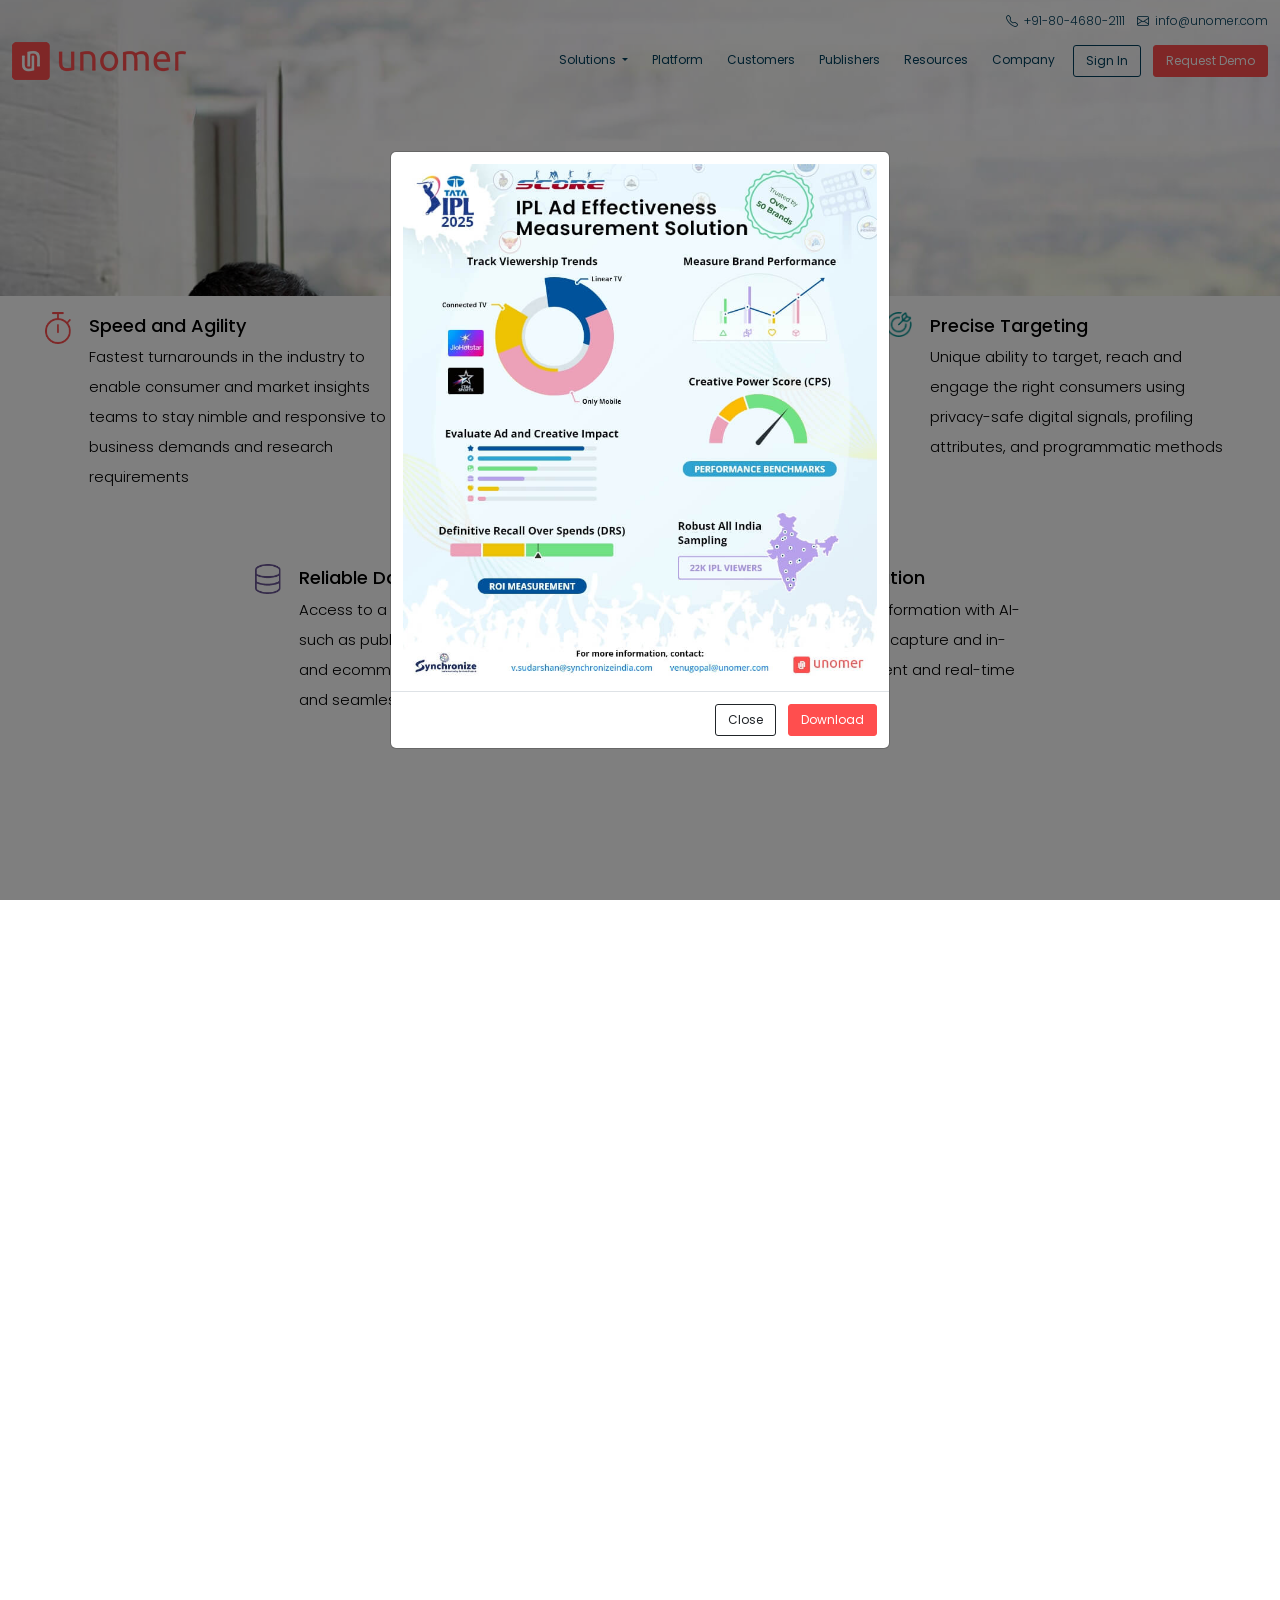
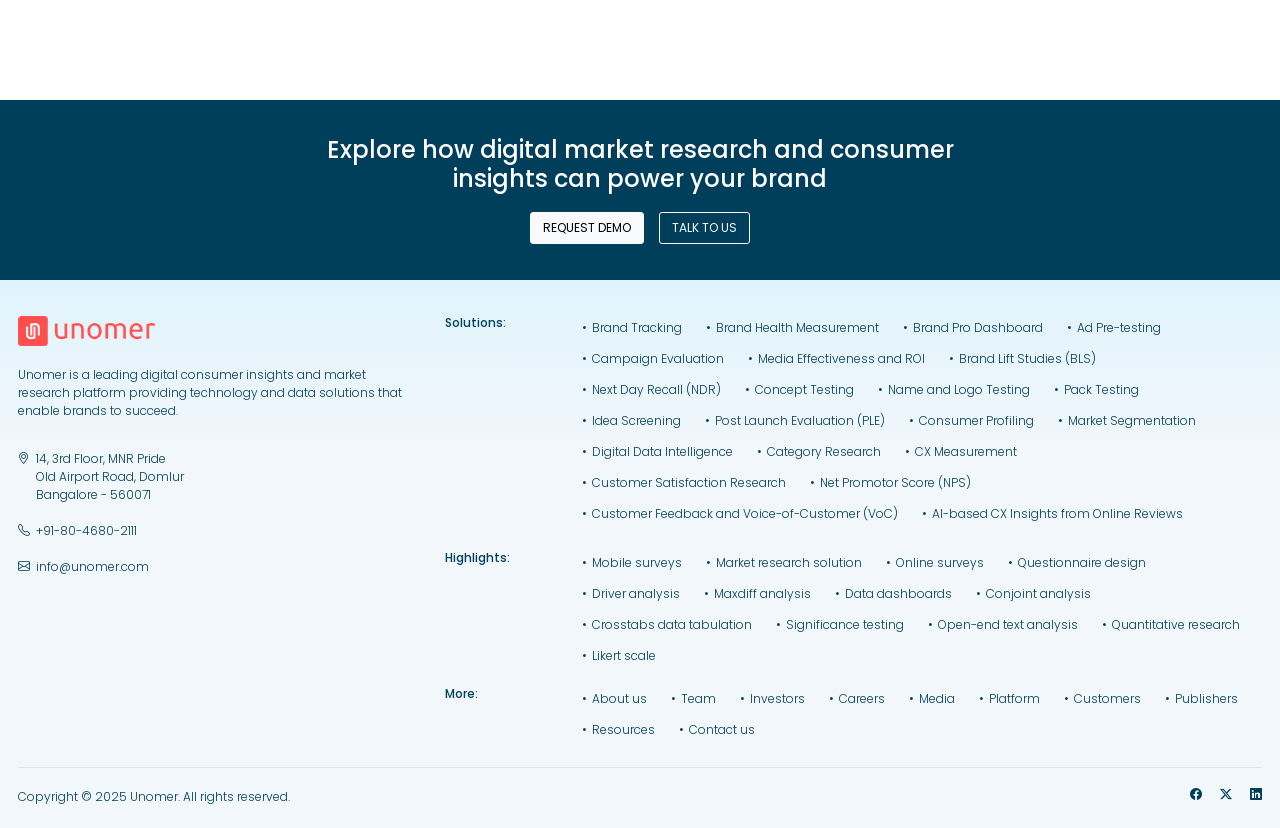
<file: index.html>
<!DOCTYPE html>
<html lang="en">
   <head>
      <base href="" />
      <meta charset="utf-8" />
      <meta name="viewport" content="width=device-width, initial-scale=1.0">
      <meta name="mobile-web-app-capable" content="yes">
      <title> Unomer </title>
      <link href="images/favicon.ico" type="image/x-icon" rel="shortcut icon" />
      <link rel="stylesheet" href="css/bootstrap.min.css" />
      <link rel="stylesheet" href="css/bootstrap-icons.min.css">
      <link rel="stylesheet" href="css/owl.carousel.css" />
      <link rel="stylesheet" href="css/style.css" />
      <link rel="stylesheet" href="css/responsive.css" />
   </head>
   <body>
      <!--Modal-Request Start-->  
      <div class="modal modal-xl fade" id="requestdemoModal" tabindex="-1" aria-labelledby="exampleModalLabel" aria-hidden="true">
         <div class="modal-dialog modal-dialog-centered modal-fullscreen-md-down">
            <div class="modal-content">
               <div class="popup-close">
                  <button type="button" class="btn-close opacity-100" data-bs-dismiss="modal" aria-label="Close"></button>
               </div>
               <div class="modal-body p-0">
                  <div class="row row-cols-1 row-cols-md-2 flex-column-reverse flex-md-row g-0">
                     <div class="col p-3 p-xl-5 pb-0 pb-xl-0 d-flex flex-column align-items-center bg-primary text-white">
                        <div>
                           <h1>Talk to our Customer Insights Experts</h1>
                           <p class="text-white my-4">Learn how you can bring speed, scale and precision to your market research programs with the Unomer Digital Consumer Insights platform. </p>
                           <ul class="arrow-list">
                              <li>See a tailored demo of Unomer’s key capabilities</li>
                              <li>Get a walk-through of relevant case studies and use cases</li>
                              <li>Discuss your business and research requirements and how Unomer can help</li>
                           </ul>
                        </div>
                        <div class="mt-4"><img src="images/request-demo-img.png" class="img-fluid" alt="" /></div>
                     </div>
                     <div class="col p-3 p-xl-5">
                        <form class="row g-3 needs-validation" novalidate>
                           <div class="col-md-12">
                              <label for="validationCustom01" class="form-label">Name</label>
                              <input type="text" class="form-control form-control-lg rounded-1" id="validationCustom01" value="" required>
                              <div class="valid-feedback">Looks good!</div>
                              <div class="invalid-feedback">Please enter your name.</div>
                           </div>
                           <div class="col-md-12">
                              <label for="validationCustom01" class="form-label">Email</label>
                              <input type="email" class="form-control form-control-lg rounded-1" id="validationCustom02" value="" required>
                              <div class="valid-feedback">Looks good!</div>
                              <div class="invalid-feedback">Please enter email address.</div>
                           </div>
                           <div class="col-md-12">
                              <label for="validationCustom01" class="form-label">Phone Number</label>
                              <input type="number" class="form-control form-control-lg rounded-1" id="validationCustom03" value="" required>
                              <div class="valid-feedback">Looks good!</div>
                              <div class="invalid-feedback">Please enter your phone number.</div>
                           </div>
                           <div class="col-md-12">
                              <label for="validationCustom01" class="form-label">Organization</label>
                              <input type="text" class="form-control form-control-lg rounded-1" id="validationCustom04" value="" required>
                              <div class="valid-feedback">Looks good!</div>
                              <div class="invalid-feedback">Please enter your organization name.</div>
                           </div>
                           <div class="col-md-12">
                              <label for="validationCustom01" class="form-label">Message (Optional)</label>
                              <input type="text" class="form-control form-control-lg rounded-1" id="validationCustom05" value="">
                           </div>
                           <div class="col-md-12"> Captch </div>
                           <div class="col-12 d-grid">
                              <button class="btn btn-primary btn-lg rounded-1" type="submit">Request Demo</button>
                           </div>
                        </form>
                     </div>
                  </div>
               </div>
            </div>
         </div>
      </div>
      <!--Modal-Request End-->  
      
      <!--Header Start-->  
      <header>
         <div class="top-bar">
            <div class="container-fluid py-3 px-3 px-xxl-6">
               <div class="d-none d-lg-flex gap-3 justify-content-end">
                  <a href="tel:8046802111"><i class="bi bi-telephone"></i><span class="ms-2">+91-80-4680-2111</span></a>
                  <a href="mailto:info@unomer.com"><i class="bi bi-envelope"></i><span class="ms-2">info@unomer.com</span></a>
               </div>
            </div>
         </div>
         <nav class="navbar navbar-expand-lg p-0">
            <div class="container-fluid  px-0 px-lg-3 px-xxl-6">
               <div class="mobile-header px-3 px-lg-0 py-2 py-lg-0">
                  <a class="brand" href="index.html"><img src="images/logo_web.png" class="img-fluid" alt="logo"></a>
                  <button class="navbar-toggler p-1 border-0" type="button" data-bs-toggle="collapse" data-bs-target="#navbarSupportedContent" aria-controls="navbarSupportedContent" aria-expanded="false" aria-label="Toggle navigation">
                  <span class="one"></span>
                  <span class="two"></span>
                  <span class="three"></span>
                  </button>
               </div>
               <div class="collapse navbar-collapse" id="navbarSupportedContent">
                  <div class="navbar-collapse-inner d-flex flex-column flex-lg-row h-100 ms-auto">
                     <ul class="navbar-nav  me-lg-3 px-3 p-lg-0 gap-lg-1 gap-xl-3">
                        <li class="nav-item dropdown">
                           <a class="nav-link dropdown-toggle" href="#" role="button" data-bs-toggle="dropdown" aria-expanded="false">
                           Solutions
                           </a>
                           <div class="dropdown-menu">
                              <div class="row row-cols-1 row-cols-md-3 ">
                                 <div class="col">
                                    <div class="dropdown-item">
                                       <div class="small fm-b-poppins border-bottom pb-3 mb-2 d-flex align-items-center"> 
                                           <img src="images/brand.png" class="d-block img-fluid me-2" alt="brand">
                                           BRAND SUCCESS
                                       </div>
                                       <ul>
                                          <li><a href="#">Brand Tracking</a></li>
                                          <li><a href="#">Brand Health Measurement</a></li>
                                          <li><a href="#">Brand Pro Dashboard</a></li>
                                       </ul>
                                    </div>
                                    <div class="dropdown-item ">
                                       <div class="small fm-b-poppins border-bottom pb-3 mb-2 d-flex align-items-center">
                                           <img src="images/adersting.png" class="d-block img-fluid me-2" alt="brand">
                                           ADVERTISING EFFECTIVENESS</div>
                                       <ul>
                                          <li><a href="#">Ad Pre-testing</a></li>
                                          <li><a href="#">Campaign Evaluation</a></li>
                                          <li><a href="#">Media Effectiveness and ROI</a></li>
                                          <li><a href="#">Brand Lift Studies (BLS)</a></li>
                                          <li><a href="#">Next Day Recall (NDR)</a></li>
                                          <li><a href="#">Celebrity Research</a></li>
                                       </ul>
                                    </div>
                                 </div>
                                 <div class="col">
                                    <div class="dropdown-item">
                                       <div class="small fm-b-poppins border-bottom pb-3 mb-2 d-flex align-items-center">
                                           <img src="images/consumer.png" class="d-block img-fluid me-2" alt="brand">
                                           CONSUMER UNDERSTANDING
                                       </div>
                                       <ul>
                                          <li><a href="#">Consumer Profiling</a></li>
                                          <li><a href="#">Market Segmentation</a></li>
                                          <li><a href="#">Category Research</a></li>
                                          <li>
                                             <a href="#" class="d-inline-flex d-md-flex align-items-start tag tag-yellow">
                                                <img src="images/prism.png" alt="" class="img-fluid flex-shrink-0"/>
                                                <div class="flex-grow-1 ps-2">
                                                   <strong class="d-block pb-1">Prism <i class="bi bi-arrow-right ms-1"></i></strong>
                                                   Digital Data Intelligence
                                                </div>
                                             </a>
                                          </li>
                                       </ul>
                                    </div>
                                    <div class="dropdown-item">
                                       <div class="small fm-b-poppins border-bottom pb-3 mb-2 d-flex align-items-center">
                                           <img src="images/product.png" class="d-block img-fluid me-2" alt="brand">    
                                           PRODUCT INNOVATION</div>
                                       <ul>
                                          <li><a href="#">Concept Testing</a></li>
                                          <li><a href="#">Name and Logo Testing</a></li>
                                          <li><a href="#">Pack Testing</a></li>
                                          <li><a href="#">Idea Screening</a></li>
                                       </ul>
                                    </div>
                                 </div>
                                 <div class="col">
                                    <div class="dropdown-item">
                                       <div class="small fm-b-poppins border-bottom pb-3 mb-2 d-flex align-items-center">
                                           <img src="images/customer.png" class="d-block img-fluid me-2" alt="brand">
                                           CUSTOMER EXPERIENCE
                                       </div>
                                       <ul>
                                          <li><a href="#">CX Measurement</a></li>
                                          <li><a href="#">Customer Satisfaction Research</a></li>
                                          <li><a href="#">Net Promoter Score (NPS)</a></li>
                                          <li><a href="#">Feedback Management</a></li>
                                          <li>
                                             <a href="#" class="d-inline-flex d-md-flex align-items-start tag tag-blue">
                                                <img src="images/sentisine.png" alt="" class="img-fluid flex-shrink-0"/>
                                                <div class="flex-grow-1 ps-2">
                                                   <strong class="d-block pb-1">Sentisine <i class="bi bi-arrow-right ms-1"></i></strong>
                                                   AI-based CX Insights<br/> from Online Reviews
                                                </div>
                                             </a>
                                          </li>
                                       </ul>
                                    </div>
                                    <div class="launch-item">
                                       <h6 class="mb-3">New Launch</h6>
                                       <div id="carouselExampleIndicators" class="carousel slide" data-bs-ride="carousel">
                                          <div class="carousel-inner">
                                             <div class="carousel-item active">
                                                <img src="images/newlaunch.png" class="d-block img-fluid" alt="new">
                                                <p class="m-0 pt-2 ">Use videos to let consumers share stories</p>
                                             </div>
                                          </div>
                                       </div>
                                    </div>
                                 </div>
                              </div>
                           </div>
                        </li>
                        <li class="nav-item">
                           <a class="nav-link" href="#">Platform</a>
                        </li>
                        <li class="nav-item">
                            <a class="nav-link" href="customers.html">Customers</a>
                        </li>
                        <li class="nav-item">
                           <a class="nav-link" href="publishers.html">Publishers</a>
                        </li>
                        <li class="nav-item">
                           <a class="nav-link" href="#">Resources</a>
                        </li>
                        <li class="nav-item">
                           <a class="nav-link" href="company.html">Company</a>
                        </li>
                     </ul>
                     <div class="d-flex gap-3 py-3 px-3 p-lg-0">
                         <a class="btn btn-outline-black btn-lg rounded-1 fs-6" target="_blank" href="https://publisher.unomer.com/">Sign In</a>
                        <a class="btn btn-primary btn-lg rounded-1 fs-6" href="#" data-bs-toggle="modal" data-bs-target="#requestdemoModal"><span>Request Demo</span></a> 
                     </div>
                  </div>
                  <div class="d-lg-none d-flex gap-3 py-3 px-3 p-lg-0 text-center   justify-content-around">
                     <a href="tel:8046802111 "><i class="bi bi-telephone"></i><span class="ms-2">+91-80-4680-2111</span></a>
                     <a href="mailto:info@unomer.com"><i class="bi bi-envelope"></i><span class="ms-2">info@unomer.com</span></a>
                  </div>
               </div>
            </div>
         </nav>
      </header>
      <!--Header End-->  
      
      
      
      <!--Main Wrapper Start-->  
      <div id="wrapper">
          
         <!--Banner Start -->
         <section class="jarallax active" id="slide_1">
            <div class="w-100">
               <div class="banner-bg banner-home height">
                  <div class="top-slide-left justify-content-xl-center align-items-xl-end px-md-4 px-xxl-6 ">
                   
                      <div class="hero-graphic reveal">
                       <div class="hero-banner-content py-4 py-md-0">
                        <h1 class="mb-3 reveal">Drive brand success with impactful insights</h1>
                        <h4 class="mb-3 lh-base fm-m-poppins reveal">Get data you can trust and the insights you need to take action and fuel growth</h4>
                        <div class="d-flex gap-2 gap-md-4">
                          <a href="#" class="btn btn-primary py-3 rounded-1 fm-sb-poppins reveal" data-bs-toggle="modal" data-bs-target="#requestdemoModal">REQUEST DEMO</a> 
                          <a href="#" class="btn btn-outline-dark py-3 rounded-1 fm-sb-poppins reveal" data-bs-toggle="modal" data-bs-target="#requestdemoModal">TALK TO US</a>
                        </div>
                     </div>
                         
                         <div class="hero-banner-mobile d-md-none">
                             <img src="images/home/hero-banner-m.jpg" alt="" class="img-fluid w-100" />
                         </div>
                     </div>
                      
                     <div class="customers-bg-slider slide-in-top_1 justify-content-center">
                        <div class="owl-carousel owl-theme owl-customer our-customer mx-md-0 mx-lg-5 d-flex align-items-center reveal">
                           <div class="item"><img src="images/brand/amazon.png" alt="" /> </div>
                           <div class="item"><img src="images/brand/apple.png" alt="" /> </div>
                           <div class="item"><img src="images/brand/asian-paints.png" alt="" /> </div>
                           <div class="item"><img src="images/brand/colgate-palmolive.png" alt="" /> </div>
                           <div class="item"><img src="images/brand/gameskraft.png" alt="" /> </div>
                           <div class="item"><img src="images/brand/groww-billionbrains.png" alt="" /> </div>
                           <div class="item"><img src="images/brand/hotstar.png" alt="" /> </div>
                           <div class="item"><img src="images/brand/itc-foods.png" alt="" /> </div>
                           <div class="item"><img src="images/brand/oppo.png" alt="" /> </div>
                           <div class="item"><img src="images/brand/PhonePe.png" alt="" /> </div>
                           <div class="item"><img src="images/brand/pg.png" alt="" /> </div>
                           <div class="item"><img src="images/brand/razorpay.png" alt="" /> </div>
                           <div class="item"><img src="images/brand/realme.png" alt="" /> </div>
                           <div class="item"><img src="images/brand/samsung.png" alt="" /> </div>
                           <div class="item"><img src="images/brand/star-tv.png" alt="" /> </div>
                           <div class="item"><img src="images/brand/swiggy.png" alt="" /> </div>
                           <div class="item"><img src="images/brand/tata-consumer-products.png" alt="" /> </div>
                           <div class="item"><img src="images/brand/viacom18.png" alt="" /> </div>
                           <div class="item"><img src="images/brand/vivo.png" alt="" /> </div>
                           <div class="item"><img src="images/brand/xiaomi.png" alt="" /> </div>
                           <div class="item"><img src="images/brand/zee5.png" alt="" /> </div>
                           <div class="item"><img src="images/brand/tata-aig.png" alt="" /> </div>
                           <div class="item"><img src="images/brand/netflix.png" alt="" /> </div>
                           <div class="item"><img src="images/brand/ola-cabs.png" alt="" /> </div>
                           <div class="item"><img src="images/brand/godrej.png" alt="" /> </div>
                           <div class="item"><img src="images/brand/redington.png" alt="" /> </div>
                           <div class="item"><img src="images/brand/abIn-bev.png" alt="" /> </div>
                           <div class="item"><img src="images/brand/junglee_games.png" alt="" /> </div>
                           <div class="item"><img src="images/brand/nestle.png" alt="" /> </div>
                        </div>
                     </div>
                  </div>
               </div>
            </div>
         </section> 
         <!--Banner End -->
         
         
         <!-- Feature Start-->
         <section class="jarallax bg-white py-5 py-xl-0" id="slide_2">
            <div class="px-4 w-100">
               <div class="container height d-flex flex-column justify-content-center ">
                  <h2 class="text-xl-center mb-5 mx-lg-3 test reveal">Why do winning brands choose Unomer for data and insights?</h2>
                  <div class="row row-cols-1 row-cols-md-2 row-cols-xl-3 g-5 justify-content-center lh-lg text-black">
                     <div class="col slide-in-top_2">
                        <div class="d-flex p-lg-4 features-home reveal">
                           <div><img src="images/home/speed-icn.png" alt=""/></div>
                           <div class="ps-4">
                              <h3>Speed and Agility</h3>
                              <p>Fastest turnarounds in the industry to enable consumer and market insights teams to stay nimble and responsive to business demands and research requirements</p>
                           </div>
                        </div>
                     </div>
                     <div class="col slide-in-top_3">
                        <div class="d-flex p-lg-4 features-home reveal">
                           <div><img src="images/home/insight-icn.png" alt="" /></div>
                           <div class="ps-4">
                              <h3>Impactful Insights</h3>
                              <p>AI-powered analytics and proven expertise to transform data into impactful insights uncovering real drivers for your customers and market</p>
                           </div>
                        </div>
                     </div>
                     <div class="col slide-in-top_4">
                        <div class="d-flex p-lg-4 features-home reveal">
                           <div><img src="images/home/target-icn.png" alt="" /></div>
                           <div class="ps-4">
                              <h3>Precise Targeting</h3>
                              <p>Unique ability to target, reach and engage the right consumers using privacy-safe digital signals,  profiling attributes, and programmatic methods</p>
                           </div>
                        </div>
                     </div>
                     <div class="col slide-in-top_5">
                        <div class="d-flex p-lg-4 features-home reveal">
                           <div><img src="images/home/data-icn.png" alt="" /></div>
                           <div class="ps-4">
                              <h3>Reliable Data Quality</h3>
                              <p>Access to a vast variety of data sources such as publishers, telcos, apps,  social and ecomm platforms  layered with rich and seamless survey interactions</p>
                           </div>
                        </div>
                     </div>
                     <div class="col slide-in-top_6">
                        <div class="d-flex pb-0 p-lg-4 features-home reveal">
                           <div><img src="images/home/tech-icn.png" alt="" /></div>
                           <div class="ps-4">
                              <h3>Technology Innovation</h3>
                              <p>Pioneering digital transformation with AI-based analytics, video capture and in-app mobile engagement and real-time dashboards</p>
                           </div>
                        </div>
                     </div>
                  </div>
               </div>
            </div>
         </section>
         <!-- Feature End-->
         
         
         <!--Solutions Start-->
         <section class="jarallax py-5 py-xl-0" id="slide_3">
            <div class="pattern pattern-purple height mx-4 mx-xl-0 p-4 py-xxl-0 px-xxl-6 d-flex flex-column justify-content-center">
               <div class="row align-items-center">
                  <div class="col-12 col-xl-6">
                     <div class="pattern-img reveal">
                        <picture>
                           <source media="(max-width:1199px)" srcset="images/home/solutions-md.png">
                           <img src="images/home/solutions.png" alt="" class="img-fluid" />
                        </picture>
                     </div>
                  </div>
                  <div class="col-12 col-xl-6">
                     <div class="bg-white p-4 p-xl-0">
                        <h5 class="text-black reveal">SOLUTIONS</h5>
                        <h2 class="mb-4 reveal">Stay in sync with consumers and a step ahead of changing market dynamics</h2>
                        <p class="reveal">Unomer equips insights leaders, brand managers and media planners to harness data and insights so you can take action with confidence. Our range of specialised solutions provide accurate and relevant data that help in making smarter decisions with agility.</p>
                        <p class="reveal">Digital market research enables brands to gain deeper insights into consumer behaviour, preferences, and market trends, empowering them to make data-driven decisions and stay ahead of the competition in today's rapidly evolving marketplace.</p>
                        <a href="#" class="btn btn-lg btn-outline-black rounded-1 mt-3 mt-xl-5 reveal">Explore Solutions<i class="bi bi-arrow-right ms-1"></i></a>
                     </div>
                  </div>
               </div>
            </div>
         </section>
         <!--Solutions End-->
         
         
         <!--Slider One Start-->
         <section class="jarallax py-5 py-xl-0 " id="slide_4">
            <div class="patter-afterbefore mx-4 mx-xl-0 px-4 light-bluegrey-bg">
               <div class="height pb-5 px-xxl-6 py-xl-0 d-flex align-items-center justify-content-center">
                  <div id="carouselHome" class="carousel slide" data-bs-ride="carousel" >
                     <div class="carousel-indicators reveal ">
                        <button type="button" data-bs-target="#carouselHome" data-bs-slide-to="0" class="active" aria-label="Slide 1"></button>
                        <button type="button" data-bs-target="#carouselHome" data-bs-slide-to="1" aria-label="Slide 2"></button>
                        <button type="button" data-bs-target="#carouselHome" data-bs-slide-to="2" aria-label="Slide 3"></button>
                        <button type="button" data-bs-target="#carouselHome" data-bs-slide-to="3" aria-label="Slide 4"></button>
                     </div>
                     <div class="carousel-inner slide-in-top_1">
                        <div class="carousel-item active">
                           <div class="row gy-4 align-items-center">
                              <div class="col-12 col-xl-5 col-xxl-4 order-last order-xl-first">
                                 <h2 class="mb-4 reveal">Design, launch, and analyze mobile  surveys with ease</h2>
                                 <p class="reveal">Get insights faster by quickly collecting responses from your target groups and answer business questions to create impact</p>
                                 <a href="#" class="btn btn-lg btn-outline-black rounded-1 slide-in-top_6  mt-3 mt-xl-5 reveal">Explore More<i class="bi bi-arrow-right ms-1"></i></a>
                              </div>
                              <div class="col-12 col-xl-7 col-xxl-8 order-first order-xl-last text-end">
                                 <picture c>
                                    <source media="(max-width:767px)" srcset="images/home/home-slider-1-m.png" >
                                    <source media="(max-width:1299px)" srcset="images/home/home-slider-1.png">
                                    <img src="images/home/home-slider-1.png" alt="" class="img-fluid w-100 reveal" />
                                 </picture>
                              </div>
                           </div>
                        </div>
                        <div class="carousel-item">
                           <div class="row gy-4 align-items-center">
                              <div class="col-12 col-xl-5 col-xxl-4 order-last order-xl-first">
                                 <h2 class="mb-4 reveal">Drive rich, authentic insights from social and online channels</h2>
                                 <p class="reveal">Automatically extract meaningful quantitative and qualitative insights to tell powerful stories that inspire better actions to deliver the best customer experiences</p>
                                 <a href="#" class="btn btn-lg btn-outline-black rounded-1 slide-in-top_6  mt-3 mt-xl-5 reveal">Explore More<i class="bi bi-arrow-right ms-1"></i></a>
                              </div>
                              <div class="col-12 col-xl-7 col-xxl-8 order-first order-xl-last text-end">
                                 <picture>
                                    <source media="(max-width:767px)" srcset="images/home/home-slider-2-m.png">
                                    <source media="(max-width:1299px)" srcset="images/home/home-slider-2.png">
                                    <img src="images/home/home-slider-2.png" alt="" class="img-fluid w-100 reveal" />
                                 </picture>
                              </div>
                           </div>
                        </div>
                        <div class="carousel-item">
                           <div class="row gy-4 align-items-center">
                              <div class="col-12 col-xl-5 col-xxl-4 order-last order-xl-first">
                                 <h2 class="mb-4 reveal">Measure, track and benchmark brand performance against competition</h2>
                                 <p class="reveal">Gain a holistic view of the market by comparing your brand KPIs and against competitors so you can stay ahead of changing market dynamics</p>
                                 <a href="#" class="btn btn-lg btn-outline-black rounded-1 slide-in-top_6  mt-3 mt-xl-5 reveal">Explore More<i class="bi bi-arrow-right ms-1"></i></a>
                              </div>
                              <div class="col-12 col-xl-7 col-xxl-8 order-first order-xl-last text-end">
                                 <picture>
                                    <source media="(max-width:767px)" srcset="images/home/home-slider-3-m.png">
                                    <source media="(max-width:1299px)" srcset="images/home/home-slider-3.png">
                                    <img src="images/home/home-slider-3.png" alt="" class="img-fluid w-100 reveal" />
                                 </picture>
                              </div>
                           </div>
                        </div>
                        <div class="carousel-item ">
                           <div class="row gy-4 align-items-center">
                              <div class="col-12 col-xl-5 col-xxl-4 order-last order-xl-first">
                                 <h2 class="mb-4 reveal">Make smart advertising and campaign decisions</h2>
                                 <p class="reveal">Maximise the effectiveness of your creatives and media plan to grow brand strength, market penetration and sales</p>
                                 <a href="#" class="btn btn-lg btn-outline-black rounded-1 slide-in-top_6  mt-3 mt-xl-5 reveal">Explore More<i class="bi bi-arrow-right ms-1"></i></a>
                              </div>
                              <div class="col-12 col-xl-7 col-xxl-8 order-first order-xl-last text-end">
                                 <picture>
                                    <source media="(max-width:767px)" srcset="images/home/home-slider-4-m.png">
                                    <source media="(max-width:1299px)" srcset="images/home/home-slider-4.png">
                                    <img src="images/home/home-slider-4.png" alt="" class="img-fluid w-100 reveal" />
                                 </picture>
                              </div>
                           </div>
                        </div>
                     </div>
                  </div>
               </div>
            </div>
         </section>
         <!--Slider One End-->
         
         
         <!--Testimonial Start-->
         <section class="jarallax py-5 py-xl-0 " id="slide_5">
            <div class="mx-4 mx-xl-0 px-4 testimonial-bg">
               <div class="height d-flex align-items-center px-xl-3 px-xxl-6 pt-4 pb-5 py-xl-0">
                  <div id="carouselTestimonial" class="carousel slide" data-bs-ride="carousel">
                     <div class="carousel-indicators reveal">
                        <button type="button" data-bs-target="#carouselTestimonial" data-bs-slide-to="0" class="active" aria-label="Slide 1"></button>
                        <button type="button" data-bs-target="#carouselTestimonial" data-bs-slide-to="1" aria-label="Slide 2"></button>
                        <button type="button" data-bs-target="#carouselTestimonial" data-bs-slide-to="2" aria-label="Slide 3"></button>
                        <button type="button" data-bs-target="#carouselTestimonial" data-bs-slide-to="3" aria-label="Slide 4"></button>
                     </div>
                     <div class="carousel-inner slide-in-top_1">  
                         
                         <div class="carousel-item active">
                             <div class="row g-5 align-items-center">
                                 <div class="col-12 col-xl-4 text-center">
                                     <img class="img-fluid px-5 px-md-0 testimonial-img" src="images/arijeet.png" alt="" />
                                 </div>
                                 <div class="col-12 col-xl-8 testimonial-content text-white">
                                     <h1>Partnering with Unomer has strengthened our ability to stay closely connected to our users and continuously refine our marketing communications, media strategy and offerings.<span class="last-testimonial"><img src="images/testimonial-rht.png" alt="" /></span></h1>
                                     <div class="d-md-flex align-items-center testimonial-desc">
                                         <img src="images/money-view.png" class="img-fluid small" alt="" />
                                         <div class="personal-dtl mt-4 mt-md-0">
                                             <span class="testimonial-name fm-m-poppins d-block m-0">Arijeet Chatterjee</span>
                                             <span class="testimonial-country d-block my-1 fst-italic">Associate Director - Consumer Insights</span>
                                             <span class="testimonial-company d-block m-0 opacity-50 fst-italic d-none">Amazon</span>
                                         </div>
                                     </div>
                                 </div>
                             </div>
                         </div> 
                         
                         
                         <div class="carousel-item">
                             <div class="row g-5 align-items-center">
                                 <div class="col-12 col-xl-4 text-center">
                                     <img class="img-fluid px-5 px-md-0 testimonial-img" src="images/bindi-bhatt.png" alt="" />
                                 </div>
                                 <div class="col-12 col-xl-8 testimonial-content text-white">
                                     <h1>Unomer’s agile show awareness and viewership tracking and perception research deliver precise, actionable insights that allow us to refine our marketing and content strategies.<span class="last-testimonial"><img src="images/testimonial-rht.png" alt="" /></span></h1>
                                     <div class="d-md-flex align-items-center testimonial-desc">
                                         <img src="images/jio_hotstar.png" class="img-fluid small" alt="" />
                                         <div class="personal-dtl mt-4 mt-md-0">
                                             <span class="testimonial-name fm-m-poppins d-block m-0">Bindi Bhatt</span>
                                             <span class="testimonial-country d-block my-1 fst-italic">Head, Consumer Insights</span>
                                             <span class="testimonial-company d-block m-0 opacity-50 fst-italic d-none">Amazon</span>
                                         </div>
                                     </div>
                                 </div>
                                
                             </div>
                         </div> 
                         

                        <div class="carousel-item ">
                           <div class="row g-5 align-items-center">
                              <div class="col-12 col-xl-4 text-center">
                                 <img class="img-fluid px-5 px-md-0 testimonial-img" src="images/SumitOberoi.png" alt="" />
                              </div>
                              <div class="col-12 col-xl-8 testimonial-content text-white">
                                 <h1>Unomer platform enables access and engagement with hard-to-reach consumer segments which is critical for our product and communications research. <span class="last-testimonial"><img src="images/testimonial-rht.png" alt="" /></span></h1>
                                 <div class="d-md-flex align-items-center testimonial-desc">
                                    <img src="images/Amazon-logo.png" class="img-fluid small" alt="" />
                                    <div class="personal-dtl mt-4 mt-md-0">
                                       <span class="testimonial-name fm-m-poppins d-block m-0">Sumit Oberoi</span>
                                       <span class="testimonial-country d-block my-1 fst-italic">Brand Lead, Alexa, Fire TV &amp; Kindle</span>
                                       <span class="testimonial-company d-block m-0 opacity-50 fst-italic d-none">Amazon</span>
                                    </div>
                                 </div>
                              </div>
                           </div>
                        </div>
                   
                        <div class="carousel-item">
                           <div class="row g-5 align-items-center">
                              <div class="col-12 col-xl-4 text-center">
                                 <img class="img-fluid px-5 px-md-0 testimonial-img" src="images/NeerajMudya.png" alt="" />
                              </div>
                              <div class="col-12 col-xl-8 testimonial-content text-white">
                                 <h1>The quality and speed of data and insights from Unomer is very valuable for refining our brand and communication strategy across brand portfolios. <span class="last-testimonial"><img src="images/testimonial-rht.png" alt="" /></span></h1>
                                 <div class="d-md-flex align-items-center testimonial-desc">
                                    <img src="images/TataConsumerProducts-logo.png" class="img-fluid big" alt="" />
                                    <div class="personal-dtl mt-4 mt-md-0 ">
                                       <span class="testimonial-name fm-m-poppins d-block m-0">Neeraj Mudya</span>
                                       <span class="testimonial-country d-block my-1 fst-italic">Director, Consumer Insights + Innovations</span>
                                       <span class="testimonial-company d-block m-0 opacity-50 fst-italic d-none">Tata Consumer Products</span>
                                    </div>
                                 </div>
                              </div>
                           </div>
                        </div>
                         
                         
                         
                     </div>
                  </div> 
               </div>
            </div>
         </section>
         <!--Testimonial End-->
         
         
         <!--Platform Start-->
         <section class="jarallax py-5 py-xl-0" id="slide_6">
            <div class="pattern pattern-green height mx-4 mx-xl-0 p-4 py-xxl-0 px-xxl-6 d-flex flex-column justify-content-center ">
               <div class="row align-items-center">
                  <div class="col-12 col-xl-6">
                     <div class="pattern-img reveal">
                        <picture>
                           <source media="(max-width:1199px)" srcset="images/home/platform-m.png">
                           <img src="images/home/platform.png" alt="" class="slide-in-top_1 img-fluid" />
                        </picture>
                     </div>
                  </div>
                  <div class="col-12 col-xl-6">
                     <div class="bg-white p-4 p-xl-0">
                        <h5 class="text-black reveal">PLATFORM</h5>
                        <h2 class="reveal mb-4">Reshape market research with a cloud-based data platform powered by AI</h2>
                        <p class="reveal">Unomer has built industry’s most advanced platform that integrates robust data sources with AI-powered data collection, synthesis and analysis. It empowers you with insights and intelligence needed to make better decisions.</p>
                        <p class="reveal">Design and launch mobile surveys on precisely targeted audience segments, engage consumers via videos, gather real-time data signals, report faster than ever using live dashboards, run analytics on social media, online reviews or internal apps and data.</p>
                        <a href="#" class="btn btn-lg btn-outline-black rounded-1 mt-3 mt-xl-5 reveal">Explore Platform<i class="bi bi-arrow-right ms-1"></i></a>
                     </div>
                  </div>
               </div>
            </div>
         </section>
         <!--Platform End-->
         
         
         <!--Slider Two Start-->
         <section class="jarallax py-5 py-xl-0" id="slide_7">
            <div class="patter-afterbefore light-bluegrey-bg mx-4 mx-xl-0 px-4">
               <div class="height pb-5 px-xxl-6 py-xl-0 d-flex align-items-center justify-content-center">
                  <div id="carouselHomeSecond" class="carousel slide" data-bs-ride="carousel">
                     <div class="carousel-indicators reveal">
                        <button type="button" data-bs-target="#carouselHomeSecond" data-bs-slide-to="0" class="active" aria-label="Slide 1"></button>
                        <button type="button" data-bs-target="#carouselHomeSecond" data-bs-slide-to="1" aria-label="Slide 2"></button>
                        <button type="button" data-bs-target="#carouselHomeSecond" data-bs-slide-to="2" aria-label="Slide 3"></button>
                        <button type="button" data-bs-target="#carouselHomeSecond" data-bs-slide-to="3" aria-label="Slide 4"></button>
                     </div>
                     <div class="carousel-inner slide-in-top_1">
                        <div class="carousel-item active">
                           <div class="row gy-4 align-items-center">
                              <div class="col-12 col-xl-5 col-xxl-4 order-last order-xl-first">
                                 <h2 class="mb-4 reveal">Gain a 360-degree view of consumer behavior</h2>
                                 <p class="reveal">Access simple dashboards for analysis of massive datasets to see where, how, and why consumers spend their time and money</p>
                                 <a href="#" class="btn btn-lg btn-outline-black rounded-1 slide-in-top_6  mt-3 mt-xl-5 reveal">Explore More<i class="bi bi-arrow-right ms-1"></i></a>
                              </div>
                              <div class="col-12 col-xl-7 col-xxl-8 order-first order-xl-last text-end">
                                 <picture>
                                    <source media="(max-width:767px)" srcset="images/home/home-slider-5-m.png">
                                    <source media="(max-width:1299px)" srcset="images/home/home-slider-5.png">
                                    <img src="images/home/home-slider-5.png" alt="" class="img-fluid w-100 reveal" />
                                 </picture>
                              </div>
                           </div>
                        </div>
                        <div class="carousel-item ">
                           <div class="row gy-4 align-items-center">
                              <div class="col-12 col-xl-5 col-xxl-4 order-last order-xl-first">
                                 <h2 class="mb-4 reveal">See with AI what you may otherwise miss</h2>
                                 <p class="reveal">Uncover consumer perceptions and sentiments from structured and unstructured data with AI tailor made for consumer insights</p>
                                 <a href="#" class="btn btn-lg btn-outline-black rounded-1 slide-in-top_6  mt-3 mt-xl-5 reveal">Explore More<i class="bi bi-arrow-right ms-1"></i></a>
                              </div>
                              <div class="col-12 col-xl-7 col-xxl-8 order-first order-xl-last text-end">
                                 <picture>
                                    <source media="(max-width:767px)" srcset="images/home/home-slider-6-m.png">
                                    <source media="(max-width:1299px)" srcset="images/home/home-slider-6.png">
                                    <img src="images/home/home-slider-6.png" alt="" class="img-fluid w-100 reveal" />
                                 </picture>
                              </div>
                           </div>
                        </div>
                        <div class="carousel-item">
                           <div class="row gy-4 align-items-center">
                              <div class="col-12 col-xl-5 col-xxl-4 order-last order-xl-first">
                                 <h2 class="mb-4 reveal">Innovate meaningfully to create differentiation</h2>
                                 <p class="reveal">Evaluate consumer opinions on new offerings and features to incorporate feedback into design and development lifecycle in a quick and agile way</p>
                                 <a href="#" class="btn btn-lg btn-outline-black rounded-1 slide-in-top_6  mt-3 mt-xl-5 reveal">Explore More<i class="bi bi-arrow-right ms-1"></i></a>
                              </div>
                              <div class="col-12 col-xl-7 col-xxl-8 order-first order-xl-last text-end">
                                 <picture>
                                    <source media="(max-width:767px)" srcset="images/home/home-slider-7-m.png">
                                    <source media="(max-width:1299px)" srcset="images/home/home-slider-7.png">
                                    <img src="images/home/home-slider-7.png" alt="" class="img-fluid w-100 reveal" />
                                 </picture>
                              </div>
                           </div>
                        </div>
                        <div class="carousel-item ">
                           <div class="row gy-4 align-items-center">
                              <div class="col-12 col-xl-5 col-xxl-4 order-last order-xl-first">
                                 <h2 class="mb-4 reveal">Use videos to let consumers tell their stories in their own way</h2>
                                 <p class="reveal">Get richer responses and feedback with interactive videos so you can see, hear, and understand your customers like never before</p>
                                 <a href="#" class="btn btn-lg btn-outline-black rounded-1 slide-in-top_6 mt-3 mt-xl-5 reveal">Explore More<i class="bi bi-arrow-right ms-1"></i></a>
                              </div>
                              <div class="col-12 col-xl-7 col-xxl-8 order-first order-xl-last text-end">
                                 <picture>
                                    <source media="(max-width:767px)" srcset="images/home/home-slider-8-m.png">
                                    <source media="(max-width:1299px)" srcset="images/home/home-slider-8.png">
                                    <img src="images/home/home-slider-8.png" alt="" class="img-fluid w-100 reveal" />
                                 </picture>
                              </div>
                           </div>
                        </div>
                     </div>
                  </div>
               </div>
            </div>
         </section>
         <!--Slider Two End-->
         
         
         <!--Festival Start-->
         <section class="jarallax py-5 py-xl-0" id="slide_8">
            <div class="bg-purple mx-4 mx-xl-0 p-4 p-xxl-0">
               <div class="height d-xl-flex align-items-xl-center px-xxl-6">
                    <div class="owl-carousel owl-theme festival-slider  ">
                      
                          <div class="px-xl-3 item" data-merge="1" >
                        <div class="bg-white p-4 reveal h-100">
                           <div class="mb-4">
                             <picture>
                                 <source media="(max-width:767px)" srcset="images/home/tataIpl-2025.jpg">
                                 <source media="(max-width:1299px)" srcset="images/home/tataIpl-2025.jpg">
                                 <img src="images/home/tataIpl-2025.jpg" alt="" class="img-fluid w-100 object-fit-cover" />
                              </picture>
                           </div>
                           <h5 class="text-black mb-3">TATA IPL 2025</h5>
                           <h2 class="mb-3">SCORE IPL Ad Effectiveness Measurement</h2>
                           <p>A comprehensive data and insights solution for IPL advertisers and sponsors</p>
                           <a href="lead-genration-form.html" target="_blank" class="btn btn-lg btn-outline-black rounded-1">Download</a>
                        </div>
                     </div>

                       <div  class="px-xl-3 item" data-merge="2">
                        <div class="bg-white p-4 reveal h-100 "> 
                           <div class="mb-4">
                              <picture>
                                 <source media="(max-width:767px)" srcset="images/home/festival-tracker-img-m.jpg">
                                 <source media="(max-width:1299px)" srcset="images/home/festival-tracker-img.jpg">
                                 <img src="images/home/festival-tracker-img.jpg" alt="" class="img-fluid w-100 object-fit-cover" />
                              </picture>
                           </div>
                           <h5 class="text-black mb-3">FESTIVE SHOPPING TRACKER</h5>
                           <h2 class="mb-3">Comprehensive shopping tracker covering the busiest festive season</h2>
                           <p>SPLURGE 2024 by Synchronize and Unomer examines category trends, spend distributions, shopping behaviour patterns, and social and economic influences during Diwali 2024</p>
                           <a href="lead-genration-form.html" target="_blank" class="btn btn-lg btn-outline-black rounded-1">Download</a>
                        </div>
                     </div>
                      
                      <div class="px-xl-3 item" data-merge="1">
                        <div class="bg-white p-4 reveal h-100">
                           <div class="mb-4">
                              <picture>
                                 <source media="(max-width:767px)" srcset="images/home/research-report-img.jpg">
                                 <source media="(max-width:1299px)" srcset="images/home/research-report-img.jpg">
                                 <img src="images/home/research-report-img.jpg" alt="" class="img-fluid w-100 object-fit-cover" />
                              </picture>
                           </div>
                           <h5 class="text-black mb-3">RESEARCH REPORT</h5>
                           <h2 class="mb-3">India’s Real Money Gaming Boom</h2>
                           <p>Rummy leads the charge in mobile gaming revolution, says CMR-Unomer study</p>
                           <a href="lead-genration-form.html" target="_blank" class="btn btn-lg btn-outline-black rounded-1">Access Report</a>
                        </div>
                     </div>
                   
                      
                  </div>
               </div>
            </div>
         </section>
         <!--Festival End-->
         
         
      </div>
      <!--Main Wrapper End-->  
      
      <!--Footer Start-->  
      <footer class="light-bluegrey-bg">
         <div class="bg-primary px-4 px-xl-0 py-5 text-center slide-in-top_1">
            <div class="container g-0 g-xl-4">
               <h2 class="mb-4 text-white">Explore how digital market research and consumer insights can power your brand</h2>
               <a href="#" class="btn btn-light btn-lg rounded-1 mx-2" data-bs-toggle="modal" data-bs-target="#requestdemoModal">REQUEST DEMO</a> 
               <a href="#" class="btn btn-outline-light btn-lg rounded-1 mx-2" data-bs-toggle="modal" data-bs-target="#requestdemoModal">TALK TO US</a>
            </div>
         </div>
         <div class="footer-bg slide-in-top_2 px-4 px-xl-6 pt-5">
            <div class="row g-4 g-xl-5">
               <div class="col-12 col-xl-4 col-xxl-3 footer-about border-bottom border-xl-0 pb-4 pb-xl-0">
                  <img src="images/logo_web.png" alt="" />
                  <p>Unomer is a leading digital consumer insights and market research platform providing technology and data solutions that enable brands to succeed.</p>
                <ul class="d-md-flex d-xl-block align-content-start justify-content-start gap-md-5">
                     <li class="d-flex gap-2">
                            <strong><i class="bi bi-geo-alt"></i></strong>
                            <span>14, 3rd Floor, MNR Pride <br/>Old Airport Road, Domlur <br/>Bangalore - 560071</span>
                      </li>
                      <li class="d-flex gap-2 my-4 my-md-0 my-xl-4">
                            <strong><i class="bi bi-telephone"></i></strong> 
                            <span>+91-80-4680-2111</span>
                        </li>
                   <li class="d-flex gap-2">
                            <strong><i class="bi bi-envelope"></i></strong>
                            <span><a href="mailto:info@unomer.com"> info@unomer.com</a></span>
                    </li>
                </ul>
               </div>
               <div class="col-12 col-xl-8 col-xxl-9">
                  <div class="row g-2">
                     <div class="col-12 col-md-2 h5">Solutions:</div>
                     <div class="col-12 col-md-10">
                        <ul class="footer-menu-hr">
                           <li><a href="#">Brand Tracking</a></li>
                           <li><a href="#">Brand Health Measurement</a></li>
                           <li><a href="#">Brand Pro Dashboard</a></li>
                           <li><a href="#">Ad Pre-testing</a></li>
                           <li><a href="#">Campaign Evaluation</a></li>
                           <li><a href="#">Media Effectiveness and ROI</a></li>
                           <li><a href="#">Brand Lift Studies (BLS)</a></li>
                           <li><a href="#">Next Day Recall (NDR)</a></li>
                           <li><a href="#">Concept Testing</a></li>
                           <li><a href="#">Name and Logo Testing</a></li>
                           <li><a href="#">Pack Testing</a></li>
                           <li><a href="#">Idea Screening</a></li>
                           <li><a href="#">Post Launch Evaluation (PLE)</a></li>
                           <li><a href="#">Consumer Profiling</a></li>
                           <li><a href="#">Market Segmentation</a></li>
                           <li><a href="#">Digital Data Intelligence</a></li>
                           <li><a href="#">Category Research</a></li>
                           <li><a href="#">CX Measurement</a></li>
                           <li><a href="#">Customer Satisfaction Research</a></li>
                           <li><a href="#">Net Promotor Score (NPS)</a></li>
                           <li><a href="#">Customer Feedback and Voice-of-Customer (VoC)</a></li>
                           <li><a href="#">AI-based CX Insights from Online Reviews</a></li>
                        </ul>
                     </div>
                  </div>
                  <div class="row g-2 my-3">
                     <div class="col-12 col-md-2 h5">Highlights:</div>
                     <div class="col-12 col-md-10">
                        <ul class="footer-menu-hr">
                           <li><a href="#">Mobile surveys</a></li>
                           <li><a href="#">Market research solution</a></li>
                           <li><a href="#">Online surveys</a></li>
                           <li><a href="#">Questionnaire design</a></li>
                           <li><a href="#">Driver analysis</a></li>
                           <li><a href="#">Maxdiff analysis</a></li>
                           <li><a href="#">Data dashboards</a></li>
                           <li><a href="#">Conjoint analysis</a></li>
                           <li><a href="#">Crosstabs data tabulation</a></li>
                           <li><a href="#">Significance testing</a></li>
                           <li><a href="#">Open-end text analysis</a></li>
                           <li><a href="#">Quantitative research</a></li>
                           <li><a href="#">Likert scale</a></li>
                        </ul>
                     </div>
                  </div>
                  <div class="row g-2">
                     <div class="col-12 col-md-2 h5">More:</div>
                     <div class="col-12 col-md-10">
                        <ul class="footer-menu-hr">
                           <li><a href="company.html">About us</a></li>
                           <li><a href="company.html#team">Team</a></li>
                           <li><a href="company.html#investors">Investors</a></li>
                           <li><a href="company.html#careers">Careers</a></li>
                           <li><a href="company.html#mediaPr">Media</a></li>
                           <li><a href="#">Platform</a></li>
                           <li><a href="customers.html">Customers</a></li>
                           <li><a href="publishers.html">Publishers</a></li>
                           <li><a href="#">Resources</a></li>
                           <li><a href="company.html#contact_us">Contact us</a></li>
                        </ul>
                     </div>
                  </div>
               </div>
            </div>
            <div class="footer-copyright-section mt-4">
               <div class="row row-cols-1 row-cols-md-2 g-3 g-lg-0">
                  <div class="col text-center text-md-start fs-5">
                     Copyright © 2025 Unomer. All rights reserved.
                  </div>
                  <div class="col d-flex justify-content-center justify-content-md-end">
                     <ul class="d-flex gap-4">
                        <li class="h3"> <a href="https://www.facebook.com/unomerinc" target="_blank"><i class="bi bi-facebook"></i></a> </li>
                        <li class="h3"> <a href="https://x.com/UnomerInc"  target="_blank"><i class="bi bi-twitter-x"></i></a> </li>
                        <li class="h3"> <a href="https://www.linkedin.com/company/unomer" target="_blank"><i class="bi bi-linkedin"></i></a> </li>
                     </ul>
                  </div>
               </div>
            </div>
         </div>
          
          <div id="back-top" class="position-fixed rounded-5 d-flex align-items-center justify-content-center" ><i class="bi bi-arrow-up-short"></i></div>  
          
      </footer>
      <!--Footer End--> 
    

      
      
      <!-- Script --> 
      <script src="js/jquery.js"></script>  
      <script src="js/bootstrap.bundle.min.js"></script> 
      <script src="js/owl.carousel.js"></script>  
      <script src="js/gsap.min.js"></script>
      <script src="js/ScrollTrigger.min.js"></script>
      <script src="js/custom.js"></script> 
      
     
<!--Modal Window Load Start--> 
<div class="modal fade" id="windowloadModal" tabindex="-1" aria-labelledby="windowloadModalLabel" aria-hidden="true">
   <div class="modal-dialog modal-dialog-centered">
      <div class="modal-content">
         <div class="modal-body">
            <img src="images/Pre-IPLInfographic-v3.jpg" class="img-fluid">
         </div>
         <div class="modal-footer gap-2">
             <button type="button" class="btn btn-lg rounded-1 btn-outline-dark" data-bs-dismiss="modal">Close</button>
            <button type="button" data-bs-target="#requestdemoModal" data-bs-toggle="modal" class="btn btn-primary btn-lg rounded-1">Download</button>
         </div>
      </div>
   </div>
</div>

<!--Modal Window Load End--> 

<script>
window.onload = function () {
    var myModal = new bootstrap.Modal(document.getElementById("windowloadModal"));
    myModal.show();
};
</script>


      
   </body>
</html>
</file>
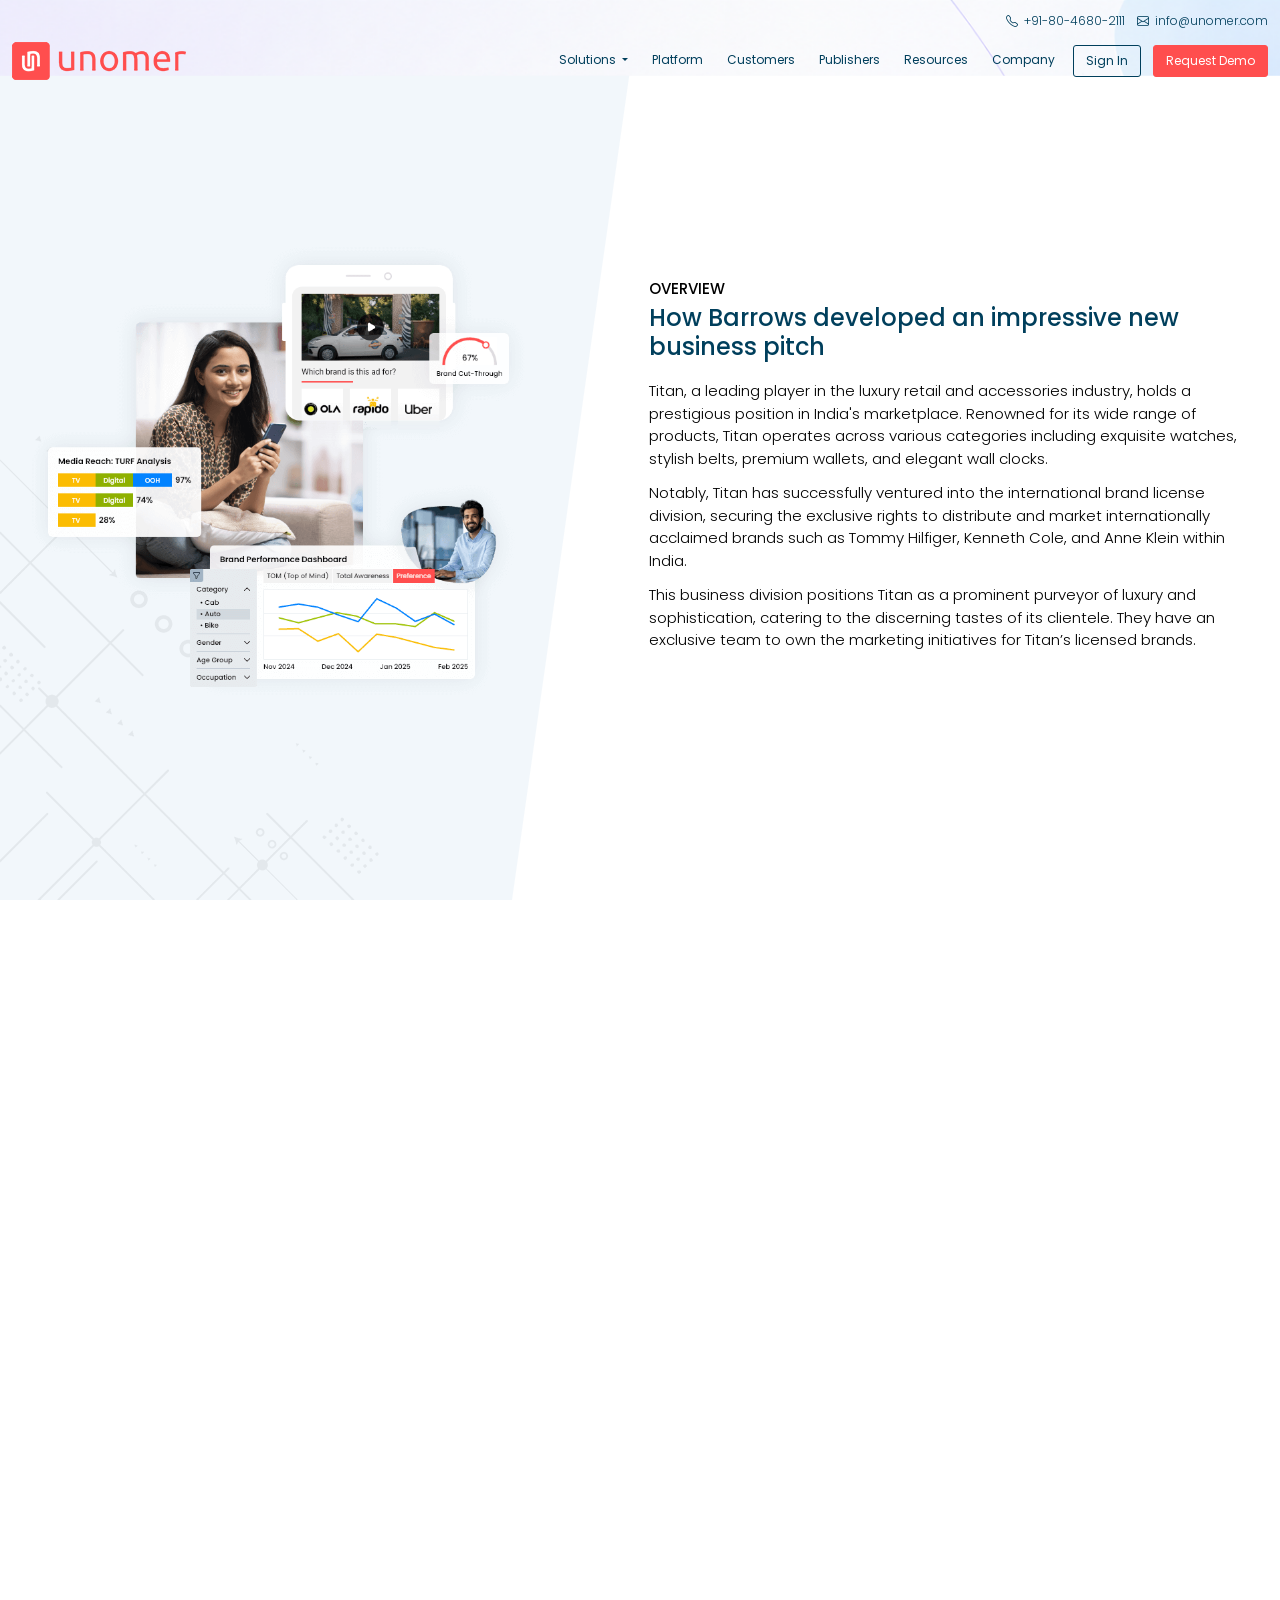
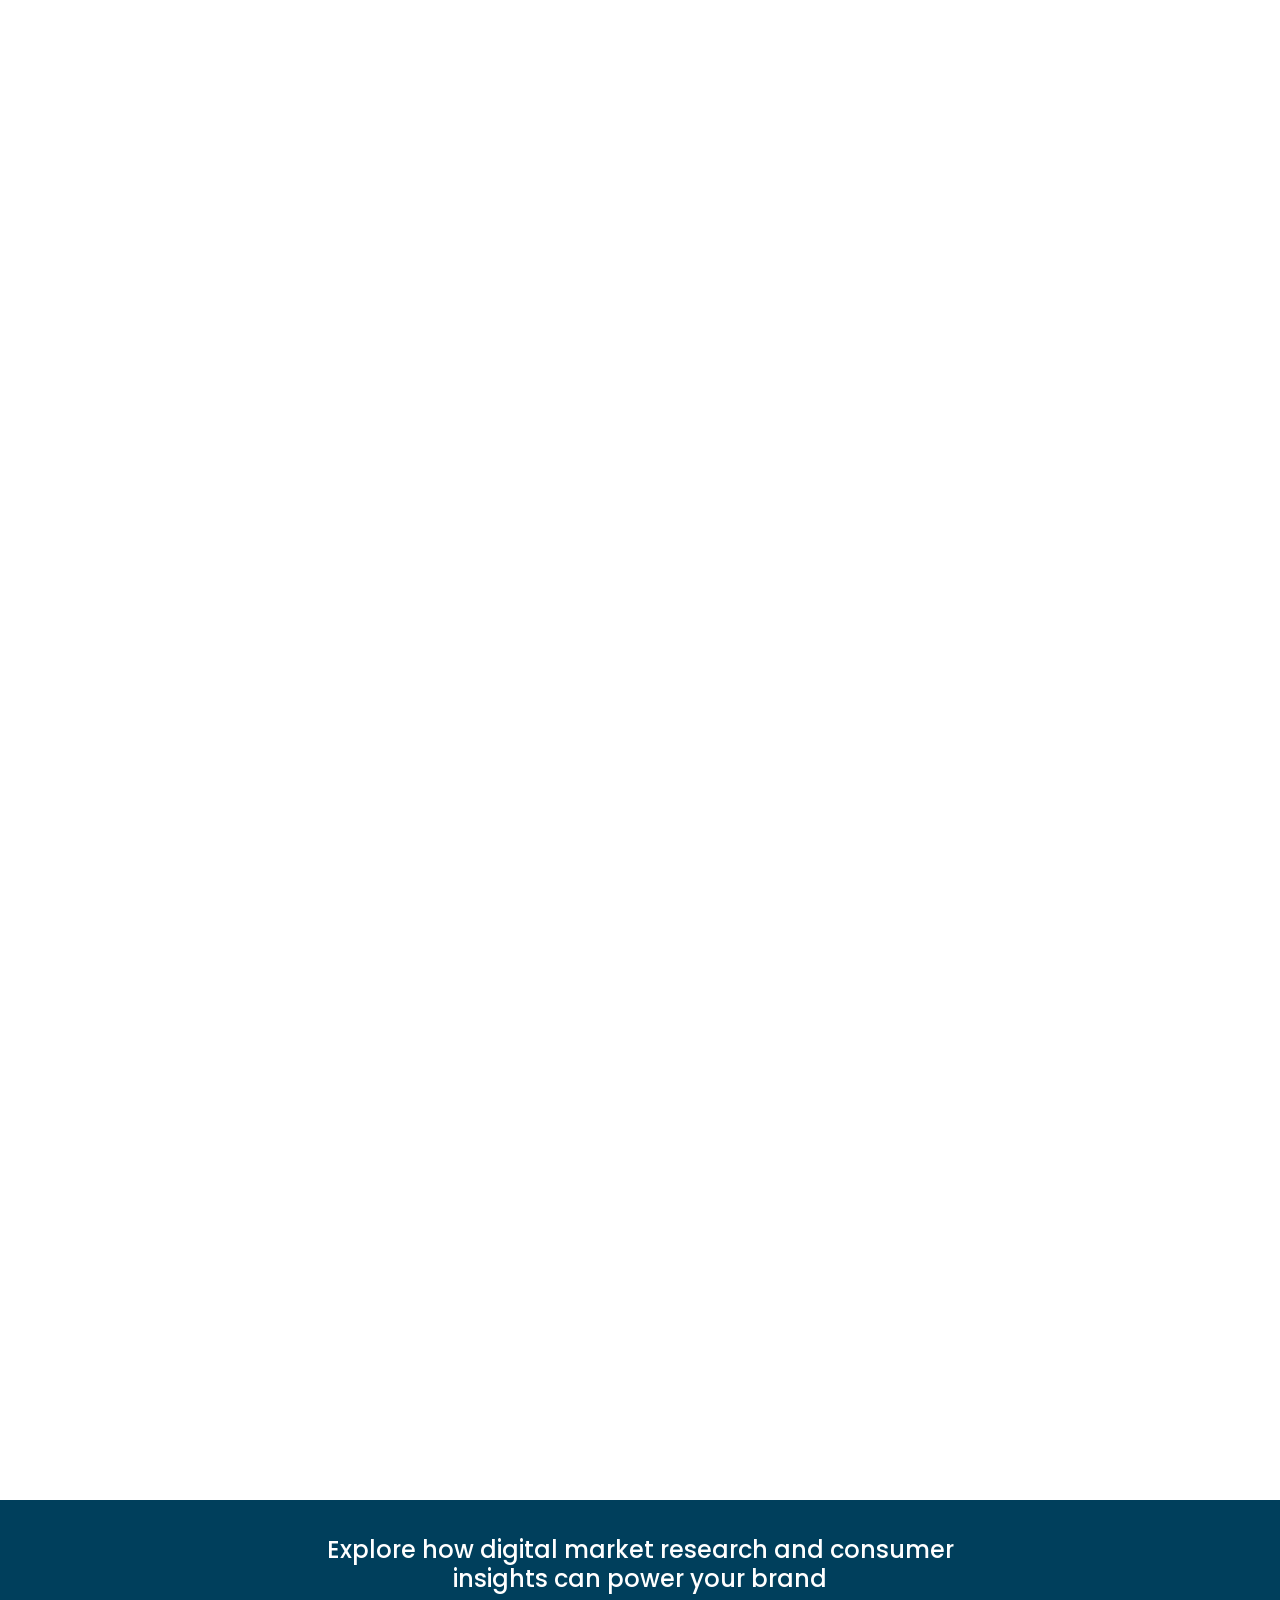
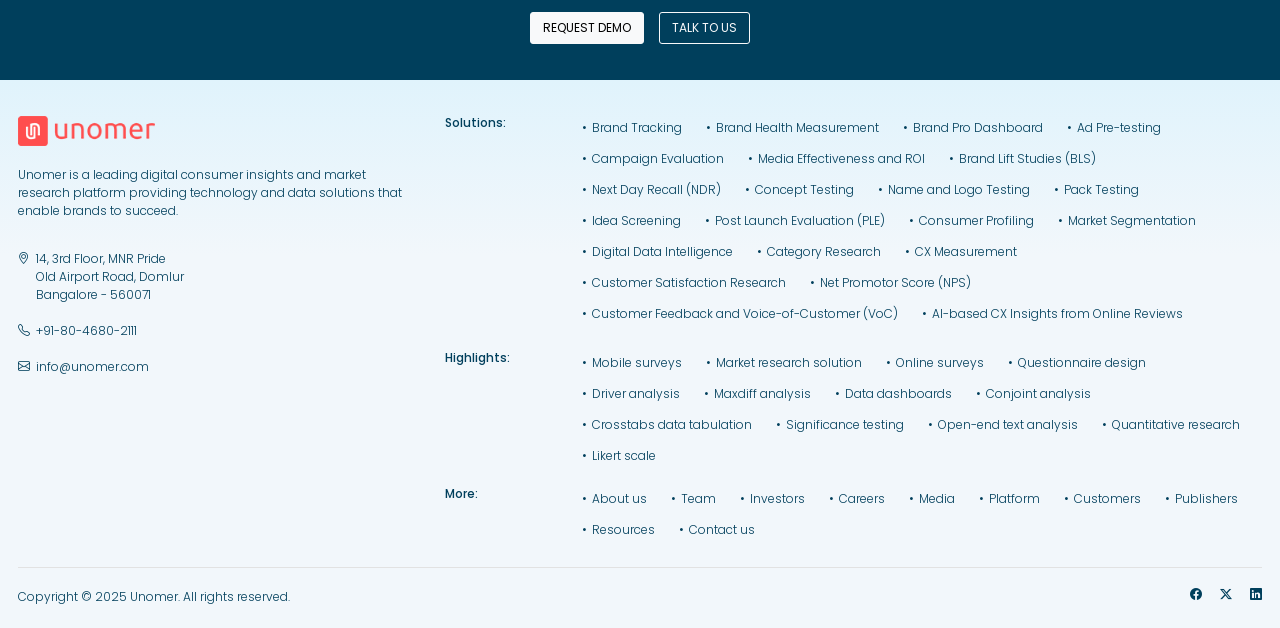
<file: case-study.html>
<!DOCTYPE html>
<html lang="en">
   <head>
      <base href="" />
      <meta charset="utf-8" />
      <meta name="viewport" content="width=device-width, initial-scale=1.0">
      <meta name="mobile-web-app-capable" content="yes">
      <title> Unomer </title>
      <link href="images/favicon.ico" type="image/x-icon" rel="shortcut icon" />
      <link rel="stylesheet" href="css/bootstrap.min.css" />
      <link rel="stylesheet" href="css/bootstrap-icons.min.css">
      <link rel="stylesheet" href="css/owl.carousel.css" />
      <link rel="stylesheet" href="css/style.css" />
      <link rel="stylesheet" href="css/responsive.css" />
   </head>
   <body>
      <!--Modal-Request Start-->  
      <div class="modal modal-xl fade" id="requestdemoModal" tabindex="-1" aria-labelledby="exampleModalLabel" aria-hidden="true">
         <div class="modal-dialog modal-dialog-centered modal-fullscreen-md-down">
            <div class="modal-content">
               <div class="popup-close">
                  <button type="button" class="btn-close opacity-100" data-bs-dismiss="modal" aria-label="Close"></button>
               </div>
               <div class="modal-body p-0">
                  <div class="row row-cols-1 row-cols-md-2 flex-column-reverse flex-md-row g-0">
                     <div class="col p-3 p-xl-5 pb-0 pb-xl-0 d-flex flex-column align-items-center bg-primary text-white">
                        <div>
                           <h1>Talk to our Customer Insights Experts</h1>
                           <p class="text-white my-4">Learn how you can bring speed, scale and precision to your market research programs with the Unomer Digital Consumer Insights platform. </p>
                           <ul class="arrow-list">
                              <li>See a tailored demo of Unomer’s key capabilities</li>
                              <li>Get a walk-through of relevant case studies and use cases</li>
                              <li>Discuss your business and research requirements and how Unomer can help</li>
                           </ul>
                        </div>
                        <div class="mt-4"><img src="images/request-demo-img.png" class="img-fluid" alt="" /></div>
                     </div>
                     <div class="col p-3 p-xl-5">
                        <form class="row g-3 needs-validation" novalidate>
                           <div class="col-md-12">
                              <label for="validationCustom01" class="form-label">Name</label>
                              <input type="text" class="form-control form-control-lg rounded-1" id="validationCustom01" value="" required>
                              <div class="valid-feedback">Looks good!</div>
                              <div class="invalid-feedback">Please enter your name.</div>
                           </div>
                           <div class="col-md-12">
                              <label for="validationCustom01" class="form-label">Email</label>
                              <input type="email" class="form-control form-control-lg rounded-1" id="validationCustom02" value="" required>
                              <div class="valid-feedback">Looks good!</div>
                              <div class="invalid-feedback">Please enter email address.</div>
                           </div>
                           <div class="col-md-12">
                              <label for="validationCustom01" class="form-label">Phone Number</label>
                              <input type="number" class="form-control form-control-lg rounded-1" id="validationCustom03" value="" required>
                              <div class="valid-feedback">Looks good!</div>
                              <div class="invalid-feedback">Please enter your phone number.</div>
                           </div>
                           <div class="col-md-12">
                              <label for="validationCustom01" class="form-label">Organization</label>
                              <input type="text" class="form-control form-control-lg rounded-1" id="validationCustom04" value="" required>
                              <div class="valid-feedback">Looks good!</div>
                              <div class="invalid-feedback">Please enter your organization name.</div>
                           </div>
                           <div class="col-md-12">
                              <label for="validationCustom01" class="form-label">Message (Optional)</label>
                              <input type="text" class="form-control form-control-lg rounded-1" id="validationCustom05" value="">
                           </div>
                           <div class="col-md-12"> Captch </div>
                           <div class="col-12 d-grid">
                              <button class="btn btn-primary btn-lg rounded-1" type="submit">Request Demo</button>
                           </div>
                        </form>
                     </div>
                  </div>
               </div>
            </div>
         </div>
      </div>
      <!--Modal-Request End-->  
     <!--Header Start-->  
      <header>
         <div class="top-bar">
            <div class="container-fluid py-3 px-3 px-xxl-6">
               <div class="d-none d-lg-flex gap-3 justify-content-end">
                  <a href="tel:8046802111"><i class="bi bi-telephone"></i><span class="ms-2">+91-80-4680-2111</span></a>
                  <a href="mailto:info@unomer.com"><i class="bi bi-envelope"></i><span class="ms-2">info@unomer.com</span></a>
               </div>
            </div>
         </div>
         <nav class="navbar navbar-expand-lg p-0">
            <div class="container-fluid  px-0 px-lg-3 px-xxl-6">
               <div class="mobile-header px-3 px-lg-0 py-2 py-lg-0">
                  <a class="brand" href="index.html"><img src="images/logo_web.png" class="img-fluid" alt="logo"></a>
                  <button class="navbar-toggler p-1 border-0" type="button" data-bs-toggle="collapse" data-bs-target="#navbarSupportedContent" aria-controls="navbarSupportedContent" aria-expanded="false" aria-label="Toggle navigation">
                  <span class="one"></span>
                  <span class="two"></span>
                  <span class="three"></span>
                  </button>
               </div>
               <div class="collapse navbar-collapse" id="navbarSupportedContent">
                  <div class="navbar-collapse-inner d-flex flex-column flex-lg-row h-100 ms-auto">
                     <ul class="navbar-nav  me-lg-3 px-3 p-lg-0 gap-lg-1 gap-xl-3">
                        <li class="nav-item dropdown">
                           <a class="nav-link dropdown-toggle" href="#" role="button" data-bs-toggle="dropdown" aria-expanded="false">
                           Solutions
                           </a>
                           <div class="dropdown-menu">
                              <div class="row row-cols-1 row-cols-md-3 ">
                                 <div class="col">
                                    <div class="dropdown-item">
                                       <div class="small fm-b-poppins border-bottom pb-3 mb-2 d-flex align-items-center"> 
                                           <img src="images/brand.png" class="d-block img-fluid me-2" alt="brand">
                                           BRAND SUCCESS
                                       </div>
                                       <ul>
                                          <li><a href="#">Brand Tracking</a></li>
                                          <li><a href="#">Brand Health Measurement</a></li>
                                          <li><a href="#">Brand Pro Dashboard</a></li>
                                       </ul>
                                    </div>
                                    <div class="dropdown-item ">
                                       <div class="small fm-b-poppins border-bottom pb-3 mb-2 d-flex align-items-center">
                                           <img src="images/adersting.png" class="d-block img-fluid me-2" alt="brand">
                                           ADVERTISING EFFECTIVENESS</div>
                                       <ul>
                                          <li><a href="#">Ad Pre-testing</a></li>
                                          <li><a href="#">Campaign Evaluation</a></li>
                                          <li><a href="#">Media Effectiveness and ROI</a></li>
                                          <li><a href="#">Brand Lift Studies (BLS)</a></li>
                                          <li><a href="#">Next Day Recall (NDR)</a></li>
                                          <li><a href="#">Celebrity Research</a></li>
                                       </ul>
                                    </div>
                                 </div>
                                 <div class="col">
                                    <div class="dropdown-item">
                                       <div class="small fm-b-poppins border-bottom pb-3 mb-2 d-flex align-items-center">
                                           <img src="images/consumer.png" class="d-block img-fluid me-2" alt="brand">
                                           CONSUMER UNDERSTANDING
                                       </div>
                                       <ul>
                                          <li><a href="#">Consumer Profiling</a></li>
                                          <li><a href="#">Market Segmentation</a></li>
                                          <li><a href="#">Category Research</a></li>
                                          <li>
                                             <a href="#" class="d-inline-flex d-md-flex align-items-start tag tag-yellow">
                                                <img src="images/prism.png" alt="" class="img-fluid flex-shrink-0"/>
                                                <div class="flex-grow-1 ps-2">
                                                   <strong class="d-block pb-1">Prism <i class="bi bi-arrow-right ms-1"></i></strong>
                                                   Digital Data Intelligence
                                                </div>
                                             </a>
                                          </li>
                                       </ul>
                                    </div>
                                    <div class="dropdown-item">
                                       <div class="small fm-b-poppins border-bottom pb-3 mb-2 d-flex align-items-center">
                                           <img src="images/product.png" class="d-block img-fluid me-2" alt="brand">    
                                           PRODUCT INNOVATION</div>
                                       <ul>
                                          <li><a href="#">Concept Testing</a></li>
                                          <li><a href="#">Name and Logo Testing</a></li>
                                          <li><a href="#">Pack Testing</a></li>
                                          <li><a href="#">Idea Screening</a></li>
                                       </ul>
                                    </div>
                                 </div>
                                 <div class="col">
                                    <div class="dropdown-item">
                                       <div class="small fm-b-poppins border-bottom pb-3 mb-2 d-flex align-items-center">
                                           <img src="images/customer.png" class="d-block img-fluid me-2" alt="brand">
                                           CUSTOMER EXPERIENCE
                                       </div>
                                       <ul>
                                          <li><a href="#">CX Measurement</a></li>
                                          <li><a href="#">Customer Satisfaction Research</a></li>
                                          <li><a href="#">Net Promoter Score (NPS)</a></li>
                                          <li><a href="#">Feedback Management</a></li>
                                          <li>
                                             <a href="#" class="d-inline-flex d-md-flex align-items-start tag tag-blue">
                                                <img src="images/sentisine.png" alt="" class="img-fluid flex-shrink-0"/>
                                                <div class="flex-grow-1 ps-2">
                                                   <strong class="d-block pb-1">Sentisine <i class="bi bi-arrow-right ms-1"></i></strong>
                                                   AI-based CX Insights<br/> from Online Reviews
                                                </div>
                                             </a>
                                          </li>
                                       </ul>
                                    </div>
                                    <div class="launch-item">
                                       <h6 class="mb-3">New Launch</h6>
                                       <div id="carouselExampleIndicators" class="carousel slide" data-bs-ride="carousel">
                                          <div class="carousel-inner">
                                             <div class="carousel-item active">
                                                <img src="images/newlaunch.png" class="d-block img-fluid" alt="new">
                                                <p class="m-0 pt-2 ">Use videos to let consumers share stories</p>
                                             </div>
                                          </div>
                                       </div>
                                    </div>
                                 </div>
                              </div>
                           </div>
                        </li>
                        <li class="nav-item">
                           <a class="nav-link" href="#">Platform</a>
                        </li>
                        <li class="nav-item">
                            <a class="nav-link" href="customers.html">Customers</a>
                        </li>
                        <li class="nav-item">
                           <a class="nav-link" href="publishers.html">Publishers</a>
                        </li>
                        <li class="nav-item">
                           <a class="nav-link" href="#">Resources</a>
                        </li>
                        <li class="nav-item">
                           <a class="nav-link" href="company.html">Company</a>
                        </li>
                     </ul>
                     <div class="d-flex gap-3 py-3 px-3 p-lg-0">
                         <a class="btn btn-outline-black btn-lg rounded-1 fs-6" target="_blank" href="https://publisher.unomer.com/">Sign In</a>
                        <a class="btn btn-primary btn-lg rounded-1 fs-6" href="#" data-bs-toggle="modal" data-bs-target="#requestdemoModal"><span>Request Demo</span></a> 
                     </div>
                  </div>
                  <div class="d-lg-none d-flex gap-3 py-3 px-3 p-lg-0 text-center   justify-content-around">
                     <a href="tel:8046802111 "><i class="bi bi-telephone"></i><span class="ms-2">+91-80-4680-2111</span></a>
                     <a href="mailto:info@unomer.com"><i class="bi bi-envelope"></i><span class="ms-2">info@unomer.com</span></a>
                  </div>
               </div>
            </div>
         </nav>
      </header>
      <!--Header End-->
      
      <!--Main Wrapper Start-->  
      <div id="wrapper">
          
         <!--Banner Start -->
         <section class="jarallax active" id="slide_1">
            <div class="banner-bg case-study-hero height px-md-4 px-xxl-6">
                <div class="d-flex flex-column h-100 justify-content-xl-center">
                    <div class="row row-cols-1 row-cols-xl-2">
                        <div class="col reveal">
                            <div class="p-4 p-md-0">
                                <img src="images/brand/colgate-palmolive.png" alt="" class="my-3" />
                                <h1 class="mb-3 text-primary">Colgate-Palmolive India</h1>
                                <h4 class="mb-3 lh-base fm-m-poppins">FMCG · Oral Care · Listed on NSE/BSE · HQ: Mumbai</h4>
                                <div class="d-flex gap-2 gap-md-4">
                                    <a href="#" class="btn btn-primary py-3 px-4 rounded-1 fm-sb-poppins " data-bs-toggle="modal" data-bs-target="#requestdemoModal">REQUEST FULL ACCESS</a> 
                                    <a href="#" class="btn btn-outline-dark py-3 px-4 rounded-1 fm-sb-poppins" data-bs-toggle="modal" data-bs-target="#requestdemoModal">TALK TO US</a>
                                </div>
                            </div>
                        </div>
                        <div class="col reveal">
                            <div class="bg-white p-4 bg-opacity-75 border border-white rounded-4">
                                <h5 class="text-black">Key Outcomes</h5>
                                <div class="row row-cols-2 g-0">
                                    <div class="col border border-top-0 border-start-0 p-3">
                                        <div class="fs-1 fw-bold">3.2<span class="fs-5">x</span></div>
                                        <p class="fs-6 small mb-0">Faster insight delivery vs. traditional research</p>
                                    </div>
                                    <div class="col border border-top-0 border-start-0 border-end-0 p-3">
                                        <div class="fs-1 fw-bold">₹12<span class="fs-5">Cr</span></div>
                                        <p class="fs-6 small mb-0">Media budget confidently reallocated</p>
                                    </div>
                                    <div class="col border border-top-0 border-start-0 border-bottom-0 p-3">
                                        <div class="fs-1 fw-bold">2400</div>
                                        <p class="fs-6 small mb-0">Verified respondents in 48 hours</p>
                                    </div>
                                    <div class="col border border-top-0 border-start-0 border-bottom-0 border-end-0 p-3">
                                        <div class="fs-1 fw-bold">+18<span class="fs-5">pt</span></div>
                                        <p class="fs-6 small mb-0">Brand preference score, premium variant</p>
                                    </div>
                                </div>
                            </div>
                        </div>
                    </div>
                </div>
                
                
                
                
                <!--
               <div class="banner-bg case-study-hero height">
                   
                  <div class="top-slide-left justify-content-xl-center align-items-xl-end px-md-4 px-xxl-6 ">
                     <div class="hero-graphic reveal w-50">
                        <div class="hero-banner-content py-4 rounded bg-opacity-50 border border-white border-opacity-50">
                            <img src="images/brand/colgate-palmolive.png" alt="" class="my-3" />
                            <h1 class="mb-3 text-primary">Colgate-Palmolive India</h1>
                            <h4 class="mb-3 lh-base fm-m-poppins">FMCG · Oral Care · Listed on NSE/BSE · HQ: Mumbai</h4>
                            <div class="d-flex gap-2 gap-md-4">
                                <a href="#" class="btn btn-primary py-3 px-4 rounded-1 fm-sb-poppins " data-bs-toggle="modal" data-bs-target="#requestdemoModal">REQUEST FULL ACCESS</a> 
                                <a href="#" class="btn btn-outline-dark py-3 rounded-1 fm-sb-poppins" data-bs-toggle="modal" data-bs-target="#requestdemoModal">TALK TO US</a>
                            </div>
                        </div>
                        <div class="hero-banner-mobile d-md-none">
                            <img src="images/publisher/publisher-banner-m.jpg" alt="" class="img-fluid w-100" />
                        </div>
                     </div>
                  </div>
                   
               </div>
                -->
                
            </div>  
         </section>
         <!--Banner End -->
          
          
          
          <!--OVERVIEW Start-->
         <section class="jarallax py-5 py-xl-0" id="slide_2">
            <div class="pattern pattern-about height mx-4 mx-xl-0 p-4 py-xxl-0 px-xxl-6 d-flex flex-column justify-content-center">
               <div class="row align-items-center">
                  <div class="col-12 col-xl-6">
                     <div class="pattern-img reveal">
                        <picture>
                           <source media="(max-width:1199px)" srcset="images/company/about.png">
                           <img src="images/company/about.png" alt="" class="img-fluid" />
                        </picture>
                     </div>
                  </div>
                  <div class="col-12 col-xl-6">
                     <div class="bg-white p-4 p-xl-0">
                        <h5 class="text-black reveal">OVERVIEW</h5>
                        <h2 class="reveal mb-4">How Barrows developed an impressive new business pitch</h2>
                        <p class="reveal">Titan, a leading player in the luxury retail and accessories industry, holds a prestigious position in India's marketplace. Renowned for its wide range of products, Titan operates across various categories including exquisite watches, stylish belts, premium wallets, and elegant wall clocks.</p>
                        <p class="reveal">Notably, Titan has successfully ventured into the international brand license division, securing the exclusive rights to distribute and market internationally acclaimed brands such as Tommy Hilfiger, Kenneth Cole, and Anne Klein within India.</p>
                        <p class="reveal">This business division positions Titan as a prominent purveyor of luxury and sophistication, catering to the discerning tastes of its clientele. They have an exclusive team to own the marketing initiatives for Titan’s licensed brands.</p>
                     </div>
                  </div>
               </div>
            </div>
         </section>
         <!--OVERVIEW End-->
          
          
          
          <!--Brand Challenge Start-->
         <section class="jarallax py-5 py-xl-0" id="slide_3">
            <div class="pattern pattern-dark-blue height mx-4 mx-xl-0 p-4 py-xxl-0 px-xxl-6 d-flex flex-column justify-content-center">
               <div class="row align-items-center">
                  <div class="col-12 col-xl-6">
                     <div class="pattern-img reveal">
                        <picture>
                           <source media="(max-width:1199px)" srcset="images/customers/our-customer.png">
                           <img src="images/customers/our-customer.png" alt="" class="img-fluid" />
                        </picture>
                     </div>
                  </div>
                  <div class="col-12 col-xl-6">
                     <div class="bg-white p-4 p-xl-0">
                        <h5 class="text-black reveal">BRAND CHALLENGE</h5>
                        <h2 class="reveal mb-4">The premium variant launch was creating unexpected market dynamics</h2>
                         
                         <div class="bg-secondary p-3 bg-opacity-10 border border-secondary border-3 border-top-0 border-end-0 border-bottom-0 mb-3 reveal">
                             <h6 class="small text-secondary fw-semibold">The Core Problem</h6>
                             <p class="fs-6 mb-0">Colgate India had recently launched a premium toothpaste variant — Colgate Charcoal Clean — with significant above-the-line media support. Within two months of launch, their internal sales data showed an unexpected dip in sales velocity for their flagship product, Colgate Strong Teeth. The Consumer Insights team suspected cannibalization but lacked fast, reliable data to confirm this hypothesis before the next quarterly media planning cycle.</p>
                         </div>
                         
                        <p class="reveal">The traditional research agency model would have taken 8–10 weeks and ₹40–50 lakh for a multi-city tracker. With the media plan due in 6 weeks, the team needed an answer in days — not months. They also needed the data cut by city, SEC classification, and purchase frequency to understand whether it was genuinely new buyers switching up, or loyal users migrating within the portfolio.</p>
                     </div>
                  </div>
               </div>
            </div>
         </section>
         <!--Brand Challenge End--> 
          

          
           <!-- Solution Start-->
         <section class="jarallax py-5 py-xl-0" id="slide_4">
            <div class="publisher-sec bg-white height mx-4 mx-xl-0 p-4 py-xxl-0 px-xxl-6 d-flex flex-column justify-content-center position-relative">
            <div class="row align-items-center position-relative z-2 ">                
                      
                      <div class="col-12 col-md-6">
                          <div class="publisher-main row gx-5  align-items-center justify-content-center position-relative">
                              <div class="col-6 col-xl-5">
                                  <div class="item bg-light p-4 reveal">
                                      <span class="d-inline-block average"><img src="images/publisher/average.png" alt=""/></span>
                                      <h4 class="text-black fm-sb-poppins mt-4 mb-3">Average eCPM</h4>
                                      <h2 class="text-black fm-sb-poppins m-0">$525</h2>
                                      <h5 class="text-black fm-sb-poppins m-0 mt-1 opacity-50">Similar performance</h5>
                                  </div>
                                  <div class="item bg-light p-4 reveal">
                                      <span class="d-inline-block consumer"><img src="images/publisher/consumer.png" alt=""/></span>
                                      <h4 class="text-black fm-sb-poppins mt-4 mb-3">Consumers</h4>
                                      <h2 class="text-black fm-sb-poppins m-0">95%+</h2>
                                      <h5 class="text-black fm-sb-poppins m-0 mt-1 opacity-50">Users believe our</h5>

                                  </div>
                              </div>
                              <div class="col-6 col-xl-5 ">
                                  <div class="item bg-light p-4 mx-0 reveal">
                                      <span class="d-inline-block publisher"><img src="images/publisher/publisher.png" alt=""/></span>
                                      <h4 class="text-black fm-sb-poppins m-0 mt-4 mb-3">Publishers</h4>
                                      <h2 class="text-black fm-sb-poppins m-0">100+</h2>
                                      <h5 class="text-black fm-sb-poppins m-0 mt-1 opacity-50">Properties monetized</h5>
                                  </div>
                              </div>
                          </div>
                      </div>
                      
                      <div class="col-12 col-md-6">
                          <div class="bg-white p-4">
                              <h5 class="text-black reveal">Solution</h5>
                              <h2 class="reveal">Grow your app and website revenue</h2>
                              <p class="reveal">Publishers partner with Unomer to drive user engagement and revenue by seamlessly integrating market research surveys in their mobile apps and websites.</p>
                              <p class="reveal">It’s a unique way to engage and monetize users who are served short, visual, interactive in-app surveys and offered instant rewards and incentives. Users love sharing their feedback and opinions related to products, brands and advertising and receiving gratification.</p>
                              <p class="reveal">For Publishers, it creates a sizable and consistent monthly revenue stream and enriches user experience.</p>
                          </div>
                      </div>
                      
            </div>
            </div>
         </section>
         <!-- Solution End-->
          
          
          
         <!--Testimonial Start-->
         <section class="jarallax py-5 py-xl-0 " id="slide_5">
            <div class="mx-4 mx-xl-0 px-4 testimonial-bg">
               <div class="height d-flex align-items-center px-xl-3 px-xxl-6 pt-4 pb-5 py-xl-0">
                  
                   <div class="row g-5 align-items-center">
                         <div class="col-12 col-xl-4 text-center">
                             <img class="img-fluid px-5 px-md-0 testimonial-img reveal" src="images/ArunPreethiPillai.png" alt="" />
                         </div>
                         <div class="col-12 col-xl-8 testimonial-content text-white">
                             <h1 class="reveal">With the Unomer platform, we get sharp consumer intelligence, bring in fresh, real-time insights, and strengthen our decision-making process. <span class="last-testimonial"><img src="images/testimonial-rht.png" alt="" /></span></h1>
                             <div class="d-md-flex align-items-center testimonial-desc">
                                 <img src="images/Razorpay-logo.png" alt="" class="img-fluid small reveal" />
                                 <div class="personal-dtl mt-4 mt-md-0 reveal">
                                     <span class="testimonial-name fm-m-poppins d-block m-0">Arun Preethi Pillai</span>
                                     <span class="testimonial-country d-block my-1 fst-italic">Associate Director, Research and Insights</span>
                                     <span class="testimonial-company d-block m-0 opacity-50 fst-italic d-none">Razorpay</span>
                                 </div>
                             </div>
                         </div>
                     </div>
                   
               </div>
            </div>
         </section>
         <!--Testimonial End-->
         
          
          
          
         <!-- Full Report Preview Start-->
         <section class="jarallax py-5 py-xl-0" id="slide_6">
            <div class="banner-bg case-study-text-blur bg-white height mx-4 mx-xl-0 p-4 py-xxl-0 px-xxl-6 d-flex flex-column justify-content-center position-relative">
                <div class="p-md-4 text-center w-md-50 mx-auto">
                    <h5 class="text-black reveal">Full Report Preview</h5>
                    <h2 class="reveal mb-0">In-depth analysis: Methodology, data cuts &amp; strategic recommendations</h2>
                    <div class="bg-black bg-opacity-10 rounded-1 text-black reveal d-inline-block py-2 px-3 my-3 border border-black border-opacity-25 reveal"><i class="bi bi-lock-fill me-2"></i> Full Report — Request Access</div>
                    <p class="reveal">The complete methodology, city-level cross-tabs, questionnaire, and strategic findings are available to Unomer clients and research partners.</p>
                    <a href="#" class="btn btn-primary py-3 px-4 rounded-1 fm-sb-poppins reveal" data-bs-toggle="modal" data-bs-target="#requestdemoModal">REQUEST FULL ACCESS</a> 
                </div>
            </div>
         </section>
         <!-- Full Report Preview End-->
          
          
         
      </div>
      <!--Main Wrapper End-->  
      
      
        <!--Footer Start-->  
      <footer class="light-bluegrey-bg">
         <div class="bg-primary px-4 px-xl-0 py-5 text-center slide-in-top_1">
            <div class="container g-0 g-xl-4">
               <h2 class="mb-4 text-white">Explore how digital market research and consumer insights can power your brand</h2>
               <a href="#" class="btn btn-light btn-lg rounded-1 mx-2" data-bs-toggle="modal" data-bs-target="#requestdemoModal">REQUEST DEMO</a> 
               <a href="#" class="btn btn-outline-light btn-lg rounded-1 mx-2" data-bs-toggle="modal" data-bs-target="#requestdemoModal">TALK TO US</a>
            </div>
         </div>
         <div class="footer-bg slide-in-top_2 px-4 px-xl-6 pt-5">
            <div class="row g-4 g-xl-5">
               <div class="col-12 col-xl-4 col-xxl-3 footer-about border-bottom border-xl-0 pb-4 pb-xl-0">
                  <img src="images/logo_web.png" alt="" />
                  <p>Unomer is a leading digital consumer insights and market research platform providing technology and data solutions that enable brands to succeed.</p>
                <ul class="d-md-flex d-xl-block align-content-start justify-content-start gap-md-5">
                     <li class="d-flex gap-2">
                            <strong><i class="bi bi-geo-alt"></i></strong>
                            <span>14, 3rd Floor, MNR Pride <br/>Old Airport Road, Domlur <br/>Bangalore - 560071</span>
                      </li>
                      <li class="d-flex gap-2 my-4 my-md-0 my-xl-4">
                            <strong><i class="bi bi-telephone"></i></strong> 
                            <span>+91-80-4680-2111</span>
                        </li>
                   <li class="d-flex gap-2">
                            <strong><i class="bi bi-envelope"></i></strong>
                            <span><a href="mailto:info@unomer.com"> info@unomer.com</a></span>
                    </li>
                </ul>
               </div>
               <div class="col-12 col-xl-8 col-xxl-9">
                  <div class="row g-2">
                     <div class="col-12 col-md-2 h5">Solutions:</div>
                     <div class="col-12 col-md-10">
                        <ul class="footer-menu-hr">
                           <li><a href="#">Brand Tracking</a></li>
                           <li><a href="#">Brand Health Measurement</a></li>
                           <li><a href="#">Brand Pro Dashboard</a></li>
                           <li><a href="#">Ad Pre-testing</a></li>
                           <li><a href="#">Campaign Evaluation</a></li>
                           <li><a href="#">Media Effectiveness and ROI</a></li>
                           <li><a href="#">Brand Lift Studies (BLS)</a></li>
                           <li><a href="#">Next Day Recall (NDR)</a></li>
                           <li><a href="#">Concept Testing</a></li>
                           <li><a href="#">Name and Logo Testing</a></li>
                           <li><a href="#">Pack Testing</a></li>
                           <li><a href="#">Idea Screening</a></li>
                           <li><a href="#">Post Launch Evaluation (PLE)</a></li>
                           <li><a href="#">Consumer Profiling</a></li>
                           <li><a href="#">Market Segmentation</a></li>
                           <li><a href="#">Digital Data Intelligence</a></li>
                           <li><a href="#">Category Research</a></li>
                           <li><a href="#">CX Measurement</a></li>
                           <li><a href="#">Customer Satisfaction Research</a></li>
                           <li><a href="#">Net Promotor Score (NPS)</a></li>
                           <li><a href="#">Customer Feedback and Voice-of-Customer (VoC)</a></li>
                           <li><a href="#">AI-based CX Insights from Online Reviews</a></li>
                        </ul>
                     </div>
                  </div>
                  <div class="row g-2 my-3">
                     <div class="col-12 col-md-2 h5">Highlights:</div>
                     <div class="col-12 col-md-10">
                        <ul class="footer-menu-hr">
                           <li><a href="#">Mobile surveys</a></li>
                           <li><a href="#">Market research solution</a></li>
                           <li><a href="#">Online surveys</a></li>
                           <li><a href="#">Questionnaire design</a></li>
                           <li><a href="#">Driver analysis</a></li>
                           <li><a href="#">Maxdiff analysis</a></li>
                           <li><a href="#">Data dashboards</a></li>
                           <li><a href="#">Conjoint analysis</a></li>
                           <li><a href="#">Crosstabs data tabulation</a></li>
                           <li><a href="#">Significance testing</a></li>
                           <li><a href="#">Open-end text analysis</a></li>
                           <li><a href="#">Quantitative research</a></li>
                           <li><a href="#">Likert scale</a></li>
                        </ul>
                     </div>
                  </div>
                  <div class="row g-2">
                     <div class="col-12 col-md-2 h5">More:</div>
                     <div class="col-12 col-md-10">
                        <ul class="footer-menu-hr">
                           <li><a href="company.html">About us</a></li>
                           <li><a href="company.html#team">Team</a></li>
                           <li><a href="company.html#investors">Investors</a></li>
                           <li><a href="company.html#careers">Careers</a></li>
                           <li><a href="company.html#mediaPr">Media</a></li>
                           <li><a href="#">Platform</a></li>
                           <li><a href="customers.html">Customers</a></li>
                           <li><a href="publishers.html">Publishers</a></li>
                           <li><a href="#">Resources</a></li>
                           <li><a href="company.html#contact_us">Contact us</a></li>
                        </ul>
                     </div>
                  </div>
               </div>
            </div>
            <div class="footer-copyright-section mt-4">
               <div class="row row-cols-1 row-cols-md-2 g-3 g-lg-0">
                  <div class="col text-center text-md-start fs-5">
                     Copyright © 2025 Unomer. All rights reserved.
                  </div>
                  <div class="col d-flex justify-content-center justify-content-md-end">
                     <ul class="d-flex gap-4">
                        <li class="h3"> <a href="https://www.facebook.com/unomerinc" target="_blank"><i class="bi bi-facebook"></i></a> </li>
                        <li class="h3"> <a href="https://x.com/UnomerInc"  target="_blank"><i class="bi bi-twitter-x"></i></a> </li>
                        <li class="h3"> <a href="https://www.linkedin.com/company/unomer" target="_blank"><i class="bi bi-linkedin"></i></a> </li>
                     </ul>
                  </div>
               </div>
            </div>
         </div>
          
          <div id="back-top" class="position-fixed rounded-5 d-flex align-items-center justify-content-center" ><i class="bi bi-arrow-up-short"></i></div>  
          
      </footer>
      <!--Footer End--> 
      
      <!-- Script --> 
      <script src="js/jquery.js"></script>  
      <script src="js/bootstrap.bundle.min.js"></script> 
      <script src="js/owl.carousel.js"></script>  
      <script src="js/gsap.min.js"></script>
      <script src="js/ScrollTrigger.min.js"></script>
      <script src="js/custom.js"></script> 
      
   </body>
</html>
</file>
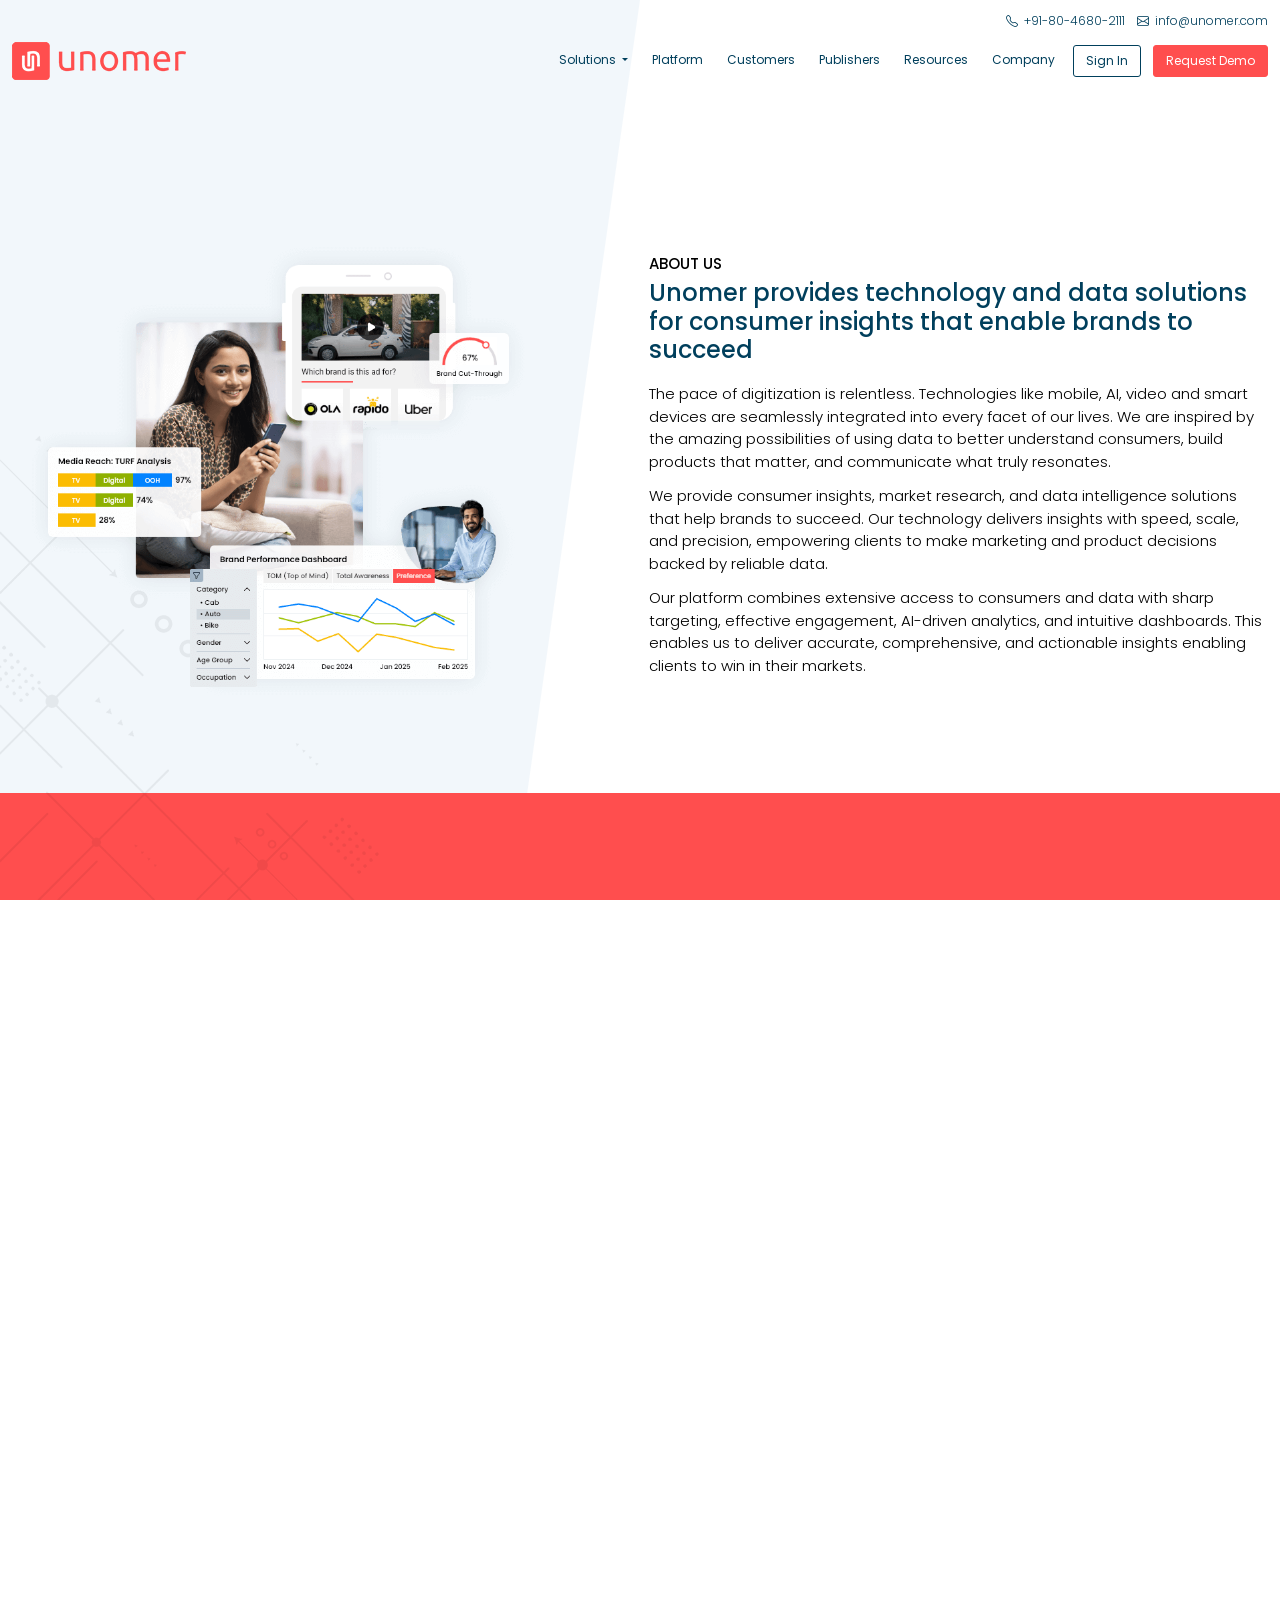
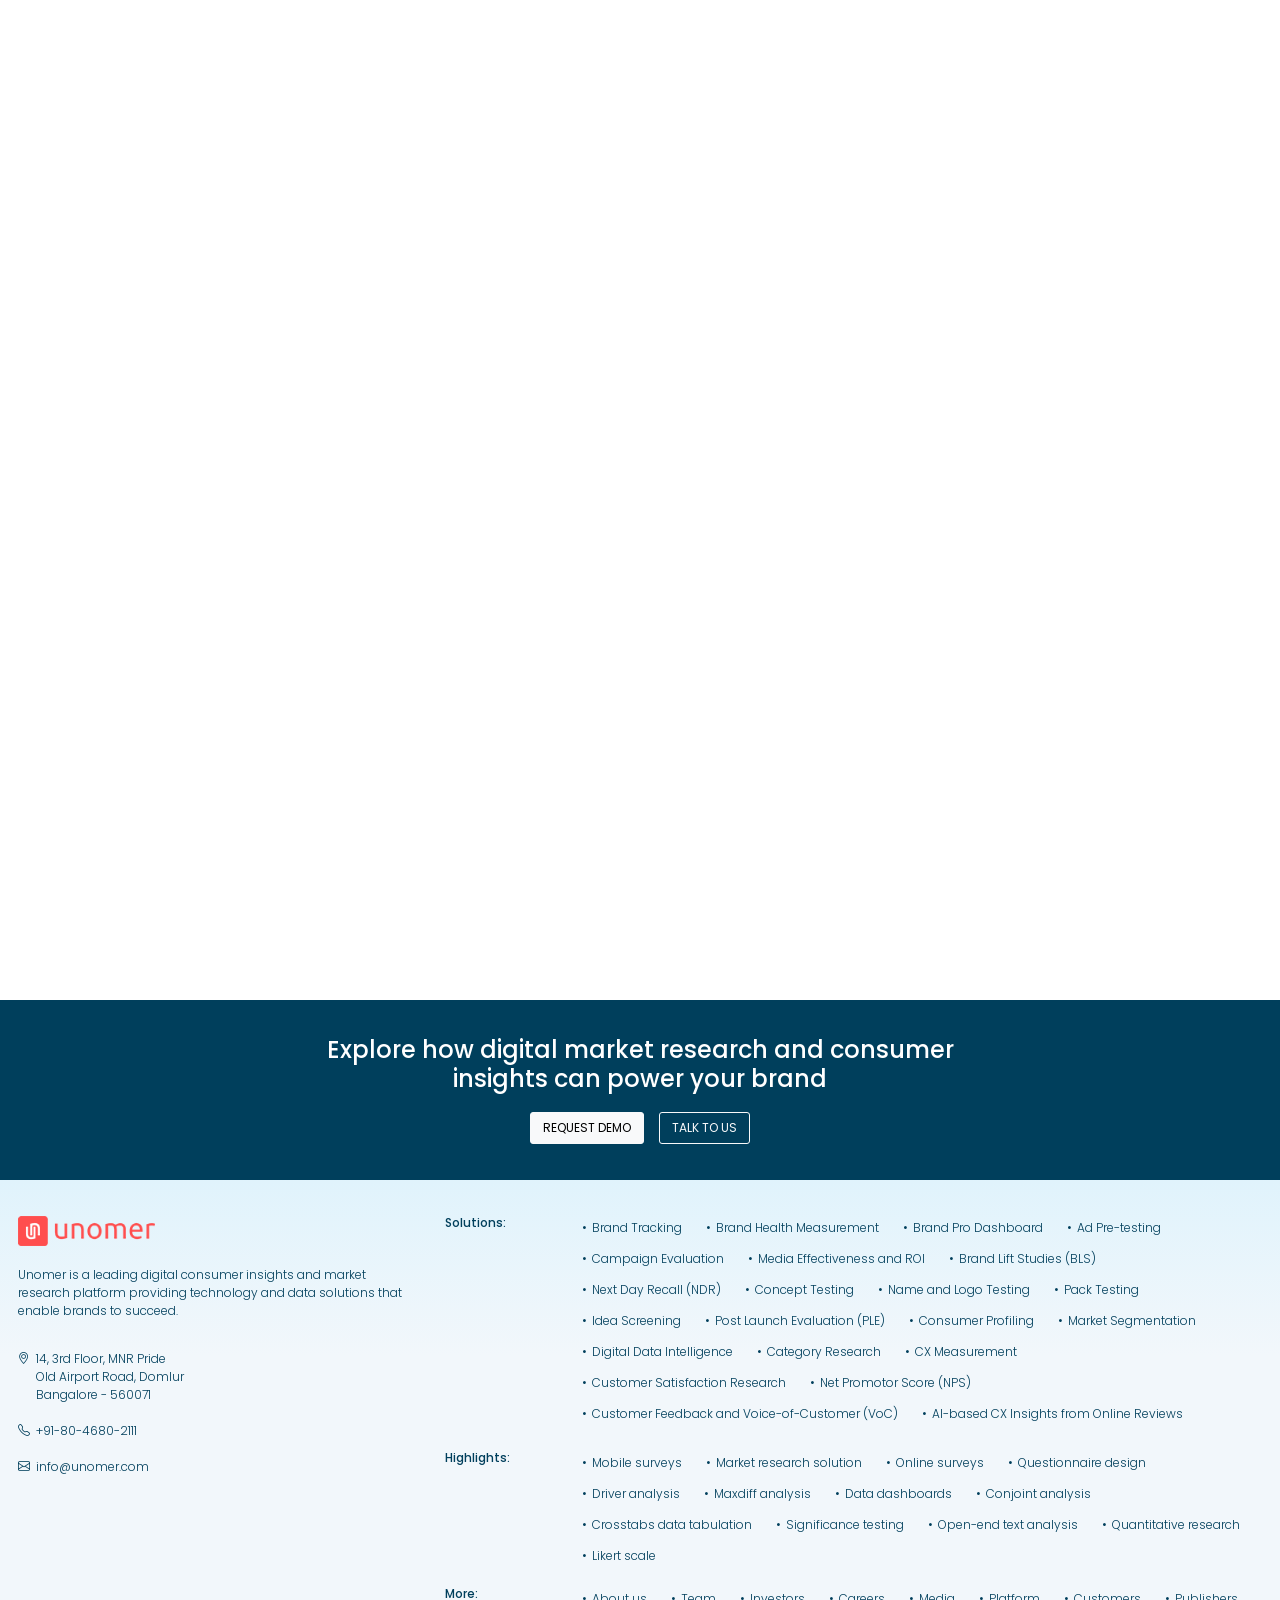
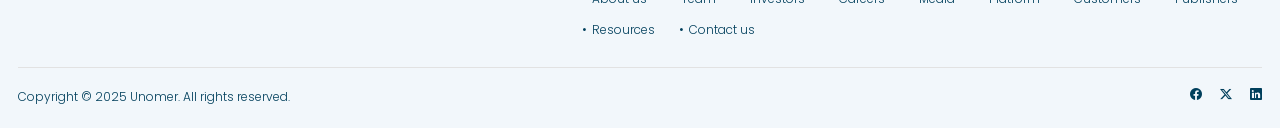
<file: company.html>
<!DOCTYPE html>
<html lang="en">
   <head>
      <base href="" />
      <meta charset="utf-8" />
      <meta name="viewport" content="width=device-width, initial-scale=1.0">
      <meta name="mobile-web-app-capable" content="yes">
      <title> Unomer </title>
      <link href="images/favicon.ico" type="image/x-icon" rel="shortcut icon" />
      <link rel="stylesheet" href="css/bootstrap.min.css" />
      <link rel="stylesheet" href="css/bootstrap-icons.min.css">
      <link rel="stylesheet" href="css/owl.carousel.css" />
      <link rel="stylesheet" href="css/style.css" />
      <link rel="stylesheet" href="css/responsive.css" />
   </head>
   <body>
       
      <!--Modal-Request Start-->  
      <div class="modal modal-xl fade" id="requestdemoModal" tabindex="-1" aria-labelledby="exampleModalLabel" aria-hidden="true">
         <div class="modal-dialog modal-dialog-centered modal-fullscreen-md-down">
            <div class="modal-content">
               <div class="popup-close">
                  <button type="button" class="btn-close opacity-100" data-bs-dismiss="modal" aria-label="Close"></button>
               </div>
               <div class="modal-body p-0">
                  <div class="row row-cols-1 row-cols-md-2 flex-column-reverse flex-md-row g-0">
                     <div class="col p-3 p-xl-5 pb-0 pb-xl-0 d-flex flex-column align-items-center bg-primary text-white">
                        <div>
                           <h1>Talk to our Customer Insights Experts</h1>
                           <p class="text-white my-4">Learn how you can bring speed, scale and precision to your market research programs with the Unomer Digital Consumer Insights platform. </p>
                           <ul class="arrow-list">
                              <li>See a tailored demo of Unomer’s key capabilities</li>
                              <li>Get a walk-through of relevant case studies and use cases</li>
                              <li>Discuss your business and research requirements and how Unomer can help</li>
                           </ul>
                        </div>
                        <div class="mt-4"><img src="images/request-demo-img.png" class="img-fluid" alt="" /></div>
                     </div>
                     <div class="col p-3 p-xl-5">
                        <form class="row g-3 needs-validation" novalidate>
                           <div class="col-md-12">
                              <label for="validationCustom01" class="form-label">Name</label>
                              <input type="text" class="form-control form-control-lg rounded-1" id="validationCustom01" value="" required>
                              <div class="valid-feedback">Looks good!</div>
                              <div class="invalid-feedback">Please enter your name.</div>
                           </div>
                           <div class="col-md-12">
                              <label for="validationCustom01" class="form-label">Email</label>
                              <input type="email" class="form-control form-control-lg rounded-1" id="validationCustom02" value="" required>
                              <div class="valid-feedback">Looks good!</div>
                              <div class="invalid-feedback">Please enter email address.</div>
                           </div>
                           <div class="col-md-12">
                              <label for="validationCustom01" class="form-label">Phone Number</label>
                              <input type="number" class="form-control form-control-lg rounded-1" id="validationCustom03" value="" required>
                              <div class="valid-feedback">Looks good!</div>
                              <div class="invalid-feedback">Please enter your phone number.</div>
                           </div>
                           <div class="col-md-12">
                              <label for="validationCustom01" class="form-label">Organization</label>
                              <input type="text" class="form-control form-control-lg rounded-1" id="validationCustom04" value="" required>
                              <div class="valid-feedback">Looks good!</div>
                              <div class="invalid-feedback">Please enter your organization name.</div>
                           </div>
                           <div class="col-md-12">
                              <label for="validationCustom01" class="form-label">Message (Optional)</label>
                              <input type="text" class="form-control form-control-lg rounded-1" id="validationCustom05" value="">
                           </div>
                           <div class="col-md-12"> Captch </div>
                           <div class="col-12 d-grid">
                              <button class="btn btn-primary btn-lg rounded-1" type="submit">Request Demo</button>
                           </div>
                        </form>
                     </div>
                  </div>
               </div>
            </div>
         </div>
      </div>
      <!--Modal-Request End-->  
      
      
    <!--Header Start-->  
      <header>
         <div class="top-bar">
            <div class="container-fluid py-3 px-3 px-xxl-6">
               <div class="d-none d-lg-flex gap-3 justify-content-end">
                  <a href="tel:8046802111"><i class="bi bi-telephone"></i><span class="ms-2">+91-80-4680-2111</span></a>
                  <a href="mailto:info@unomer.com"><i class="bi bi-envelope"></i><span class="ms-2">info@unomer.com</span></a>
               </div>
            </div>
         </div>
         <nav class="navbar navbar-expand-lg p-0">
            <div class="container-fluid  px-0 px-lg-3 px-xxl-6">
               <div class="mobile-header px-3 px-lg-0 py-2 py-lg-0">
                  <a class="brand" href="index.html"><img src="images/logo_web.png" class="img-fluid" alt="logo"></a>
                  <button class="navbar-toggler p-1 border-0" type="button" data-bs-toggle="collapse" data-bs-target="#navbarSupportedContent" aria-controls="navbarSupportedContent" aria-expanded="false" aria-label="Toggle navigation">
                  <span class="one"></span>
                  <span class="two"></span>
                  <span class="three"></span>
                  </button>
               </div>
               <div class="collapse navbar-collapse" id="navbarSupportedContent">
                  <div class="navbar-collapse-inner d-flex flex-column flex-lg-row h-100 ms-auto">
                     <ul class="navbar-nav  me-lg-3 px-3 p-lg-0 gap-lg-1 gap-xl-3">
                        <li class="nav-item dropdown">
                           <a class="nav-link dropdown-toggle" href="#" role="button" data-bs-toggle="dropdown" aria-expanded="false">
                           Solutions
                           </a>
                           <div class="dropdown-menu">
                              <div class="row row-cols-1 row-cols-md-3 ">
                                 <div class="col">
                                    <div class="dropdown-item">
                                       <div class="small fm-b-poppins border-bottom pb-3 mb-2 d-flex align-items-center"> 
                                           <img src="images/brand.png" class="d-block img-fluid me-2" alt="brand">
                                           BRAND SUCCESS
                                       </div>
                                       <ul>
                                          <li><a href="#">Brand Tracking</a></li>
                                          <li><a href="#">Brand Health Measurement</a></li>
                                          <li><a href="#">Brand Pro Dashboard</a></li>
                                       </ul>
                                    </div>
                                    <div class="dropdown-item ">
                                       <div class="small fm-b-poppins border-bottom pb-3 mb-2 d-flex align-items-center">
                                           <img src="images/adersting.png" class="d-block img-fluid me-2" alt="brand">
                                           ADVERTISING EFFECTIVENESS</div>
                                       <ul>
                                          <li><a href="#">Ad Pre-testing</a></li>
                                          <li><a href="#">Campaign Evaluation</a></li>
                                          <li><a href="#">Media Effectiveness and ROI</a></li>
                                          <li><a href="#">Brand Lift Studies (BLS)</a></li>
                                          <li><a href="#">Next Day Recall (NDR)</a></li>
                                          <li><a href="#">Celebrity Research</a></li>
                                       </ul>
                                    </div>
                                 </div>
                                 <div class="col">
                                    <div class="dropdown-item">
                                       <div class="small fm-b-poppins border-bottom pb-3 mb-2 d-flex align-items-center">
                                           <img src="images/consumer.png" class="d-block img-fluid me-2" alt="brand">
                                           CONSUMER UNDERSTANDING
                                       </div>
                                       <ul>
                                          <li><a href="#">Consumer Profiling</a></li>
                                          <li><a href="#">Market Segmentation</a></li>
                                          <li><a href="#">Category Research</a></li>
                                          <li>
                                             <a href="#" class="d-inline-flex d-md-flex align-items-start tag tag-yellow">
                                                <img src="images/prism.png" alt="" class="img-fluid flex-shrink-0"/>
                                                <div class="flex-grow-1 ps-2">
                                                   <strong class="d-block pb-1">Prism <i class="bi bi-arrow-right ms-1"></i></strong>
                                                   Digital Data Intelligence
                                                </div>
                                             </a>
                                          </li>
                                       </ul>
                                    </div>
                                    <div class="dropdown-item">
                                       <div class="small fm-b-poppins border-bottom pb-3 mb-2 d-flex align-items-center">
                                           <img src="images/product.png" class="d-block img-fluid me-2" alt="brand">    
                                           PRODUCT INNOVATION</div>
                                       <ul>
                                          <li><a href="#">Concept Testing</a></li>
                                          <li><a href="#">Name and Logo Testing</a></li>
                                          <li><a href="#">Pack Testing</a></li>
                                          <li><a href="#">Idea Screening</a></li>
                                       </ul>
                                    </div>
                                 </div>
                                 <div class="col">
                                    <div class="dropdown-item">
                                       <div class="small fm-b-poppins border-bottom pb-3 mb-2 d-flex align-items-center">
                                           <img src="images/customer.png" class="d-block img-fluid me-2" alt="brand">
                                           CUSTOMER EXPERIENCE
                                       </div>
                                       <ul>
                                          <li><a href="#">CX Measurement</a></li>
                                          <li><a href="#">Customer Satisfaction Research</a></li>
                                          <li><a href="#">Net Promoter Score (NPS)</a></li>
                                          <li><a href="#">Feedback Management</a></li>
                                          <li>
                                             <a href="#" class="d-inline-flex d-md-flex align-items-start tag tag-blue">
                                                <img src="images/sentisine.png" alt="" class="img-fluid flex-shrink-0"/>
                                                <div class="flex-grow-1 ps-2">
                                                   <strong class="d-block pb-1">Sentisine <i class="bi bi-arrow-right ms-1"></i></strong>
                                                   AI-based CX Insights<br/> from Online Reviews
                                                </div>
                                             </a>
                                          </li>
                                       </ul>
                                    </div>
                                    <div class="launch-item">
                                       <h6 class="mb-3">New Launch</h6>
                                       <div id="carouselExampleIndicators" class="carousel slide" data-bs-ride="carousel">
                                          <div class="carousel-inner">
                                             <div class="carousel-item active">
                                                <img src="images/newlaunch.png" class="d-block img-fluid" alt="new">
                                                <p class="m-0 pt-2 ">Use videos to let consumers share stories</p>
                                             </div>
                                          </div>
                                       </div>
                                    </div>
                                 </div>
                              </div>
                           </div>
                        </li>
                        <li class="nav-item">
                           <a class="nav-link" href="#">Platform</a>
                        </li>
                        <li class="nav-item">
                            <a class="nav-link" href="customers.html">Customers</a>
                        </li>
                        <li class="nav-item">
                           <a class="nav-link" href="publishers.html">Publishers</a>
                        </li>
                        <li class="nav-item">
                           <a class="nav-link" href="#">Resources</a>
                        </li>
                        <li class="nav-item">
                           <a class="nav-link" href="company.html">Company</a>
                        </li>
                     </ul>
                     <div class="d-flex gap-3 py-3 px-3 p-lg-0">
                         <a class="btn btn-outline-black btn-lg rounded-1 fs-6" target="_blank" href="https://publisher.unomer.com/">Sign In</a>
                        <a class="btn btn-primary btn-lg rounded-1 fs-6" href="#" data-bs-toggle="modal" data-bs-target="#requestdemoModal"><span>Request Demo</span></a> 
                     </div>
                  </div>
                  <div class="d-lg-none d-flex gap-3 py-3 px-3 p-lg-0 text-center   justify-content-around">
                     <a href="tel:8046802111 "><i class="bi bi-telephone"></i><span class="ms-2">+91-80-4680-2111</span></a>
                     <a href="mailto:info@unomer.com"><i class="bi bi-envelope"></i><span class="ms-2">info@unomer.com</span></a>
                  </div>
               </div>
            </div>
         </nav>
      </header>
      <!--Header End--> 
      
      <!--Main Wrapper Start-->  
      <div id="wrapper">
         <!--Banner Start -->
         <section class="jarallax active" id="slide_1">
            <div class="w-100">
               <div class="banner-bg banner-company height">
                  <div class="top-slide-left justify-content-xl-center align-items-xl-end px-md-4 px-xxl-6 ">
                     <div class="hero-graphic reveal">
                        <div class="hero-banner-content py-4 py-md-0">
                           <h1 class="mb-3 reveal">Partner with us to harness the power of data and AI</h1>
                           <h4 class="mb-3 lh-base fm-m-poppins reveal">Leverage technologies transforming consumer insights and market research</h4>
                           <div class="d-flex gap-2 gap-md-4">
                              <a href="#" class="btn btn-primary py-3 rounded-1 fm-sb-poppins reveal" data-bs-toggle="modal" data-bs-target="#requestdemoModal">REQUEST DEMO</a> 
                              <a href="#" class="btn btn-outline-dark py-3 rounded-1 fm-sb-poppins reveal" data-bs-toggle="modal" data-bs-target="#requestdemoModal">TALK TO US</a>
                           </div>
                        </div>
                        <div class="hero-banner-mobile d-md-none">
                           <img src="images/company/company-banner-m.jpg" alt="" class="img-fluid w-100" />
                        </div>
                     </div>
                     <div class="customers-bg-slider slide-in-top_1 justify-content-center">
                        <div class="owl-carousel owl-theme owl-customer our-customer mx-md-0 mx-lg-5 d-flex align-items-center reveal">
                           <div class="item"><img src="images/brand/ab-distilleries.png" alt="" /> </div>
                           <div class="item"><img src="images/brand/act.png" alt="" /> </div>
                           <div class="item"><img src="images/brand/aditya-birla-group.png" alt="" /> </div>
                           <div class="item"><img src="images/brand/bewakoof.png" alt="" /> </div>
                           <div class="item"><img src="images/brand/cipla-health.png" alt="" /> </div>
                           <div class="item"><img src="images/brand/curefit.png" alt="" /> </div>
                           <div class="item"><img src="images/brand/essence-mediacom.png" alt="" /> </div>
                           <div class="item"><img src="images/brand/fcbulka.png" alt="" /> </div>
                           <div class="item"><img src="images/brand/fresh-to-home.png" alt="" /> </div>
                           <div class="item"><img src="images/brand/glance.png" alt="" /> </div>
                           <div class="item"><img src="images/brand/go-mmt.png" alt="" /> </div>
                           <div class="item"><img src="images/brand/hdfc-life.png" alt="" /> </div>
                           <div class="item"><img src="images/brand/morgan-stanley.png" alt="" /> </div>
                           <div class="item"><img src="images/brand/motivator.png" alt="" /> </div>
                           <div class="item"><img src="images/brand/titan-tanishq.png" alt="" /> </div>
                           <div class="item"><img src="images/brand/ttk-healthcare.png" alt="" /> </div>
                           <div class="item"><img src="images/brand/wavemaker.png" alt="" /> </div>
                           <div class="item"><img src="images/brand/nobero.png" alt="" /> </div>
                           <div class="item"><img src="images/brand/nobel-hygiene.png" alt="" /> </div>
                           <div class="item"><img src="images/brand/ace-23.png" alt="" /> </div>
                           <div class="item"><img src="images/brand/snapmint.png" alt="" /> </div>
                           <div class="item"><img src="images/brand/irth.png" alt="" /> </div>
                           <div class="item"><img src="images/brand/niyo-cards.png" alt="" /> </div>
                           <div class="item"><img src="images/brand/taj-rummy.png" alt="" /> </div>
                           <div class="item"><img src="images/brand/nuuk.png" alt="" /> </div>
                           <div class="item"><img src="images/brand/fnp.png" alt="" /> </div>
                           <div class="item"><img src="images/brand/go-kiwi.png" alt="" /> </div>
                           <div class="item"><img src="images/brand/tata_sons.png" alt="" /> </div>
                           <div class="item"><img src="images/brand/flipkart.png" alt="" /> </div>
                           <div class="item"><img src="images/brand/fastrack.png" alt="" /> </div>
                           <div class="item"><img src="images/brand/sony_liv.png" alt="" /> </div>
                        </div>
                     </div>
                  </div>
               </div>
            </div>
         </section>
         <!--Banner End -->
         
         <!--About Start-->
         <section class="jarallax py-5 py-xl-0" id="slide_2" section-tag="#about_us">
            <div class="pattern pattern-about height mx-4 mx-xl-0 p-4 py-xxl-0 px-xxl-6 d-flex flex-column justify-content-center">
               <div class="row align-items-center">
                  <div class="col-12 col-xl-6">
                     <div class="pattern-img reveal">
                        <picture>
                           <source media="(max-width:1199px)" srcset="images/company/about.png">
                           <img src="images/company/about.png" alt="" class="img-fluid" />
                        </picture>
                     </div>
                  </div>
                  <div class="col-12 col-xl-6">
                     <div class="bg-white p-4 p-xl-0">
                        <h5 class="text-black reveal">ABOUT US</h5>
                        <h2 class="reveal mb-4">Unomer provides technology and data solutions for consumer insights that enable brands to succeed</h2>
                        <p class="reveal">The pace of digitization is relentless. Technologies like mobile, AI, video and smart devices are seamlessly integrated into every facet of our lives. We are inspired by the amazing possibilities of using data to better understand consumers, build products that matter, and communicate what truly resonates.</p>
                        <p class="reveal">We provide consumer insights, market research, and data intelligence solutions that help brands to succeed. Our technology delivers insights with speed, scale, and precision, empowering clients to make marketing and product decisions backed by reliable data.</p>
                        <p class="reveal">Our platform combines extensive access to consumers and data with sharp targeting, effective engagement, AI-driven analytics, and intuitive dashboards. This enables us to deliver accurate, comprehensive, and actionable insights enabling clients to win in their markets.</p>
                     </div>
                  </div>
               </div>
            </div>
         </section>
         <!--About End-->
         
         <!--Team Start-->
         <section class="jarallax py-5 py-xl-0" id="slide_3" section-tag="#team">
            <div class="pattern pattern-team-success height mx-4 mx-xl-0 p-4 py-xxl-0 px-xxl-6 d-flex flex-column justify-content-center ">
              
                <div class="col-12 col-xl-8 mx-auto pb-xl-4">
                  <div class="text-white text-center">
                     <h5 class="reveal">TEAM</h5>
                     <h2 class="reveal mb-4">Committed to your success</h2>
                     <p class="reveal mb-0 mb-lg-3">Our team combines deep expertise in technology, marketing, consumer insights, and data analytics, with a strong focus on customer success</p>
                  </div>
               </div>
                
               <div class="row row-cols-2 row-cols-sm-3 row-cols-md-4 row-cols-xl-6 justify-content-center pt-xl-5 ">
                  
                   <div class="col">
                     <div class="team-item reveal text-center bg-white p-2">
                        <img src="images/company/VinayBapna.png" alt="" class="img-fluid" >
                        <h6 class="fm-sb-poppins m-0 text-black pt-2">Vinay Bapna</h6>
                        <span class="fm-sb-poppins pt-1">Co-founder & CEO</span>
                     </div>
                  </div>
                   
                  <div class="col">
                     <div class="team-item reveal text-center bg-white p-2 ">
                        <img src="images/company/Mayank-Sharma.png" alt="" class="img-fluid" >
                        <h6 class="fm-sb-poppins m-0 text-black pt-2">Mayank Sharma</h6>
                        <span class="fm-sb-poppins pt-1">Co-founder & CTO</span>
                     </div>
                  </div>
                   
                  <div class="col">
                     <div class="team-item reveal text-center bg-white p-2">
                        <img src="images/company/venu.png" alt="" class="img-fluid" >
                        <h6 class="fm-sb-poppins m-0 text-black pt-2">Venugopal B</h6>
                        <span class="fm-sb-poppins pt-1">Vice President</span>
                     </div>
                  </div>
                   
                  <div class="col">
                     <div class="team-item reveal text-center bg-white p-2">
                        <img src="images/company/amit.png" alt="" class="img-fluid" >
                        <h6 class="fm-sb-poppins m-0 text-black pt-2">Amit Kothidar</h6>
                        <span class="fm-sb-poppins pt-1">Vice President</span>
                     </div>
                  </div>
                   
                  <div class="col">
                     <div class="team-item reveal text-center bg-white p-2 ">
                        <img src="images/company/vivek.png" alt="" class="img-fluid" >
                        <h6 class="fm-sb-poppins m-0 text-black pt-2">Vivek Wagle</h6>
                        <span class="fm-sb-poppins pt-1">Vice President</span>
                     </div>
                  </div>
                   
                  <div class="col">
                     <div class="team-item reveal text-center bg-white p-2 ">
                        <img src="images/company/mk.png" alt="" class="img-fluid" >
                        <h6 class="fm-sb-poppins m-0 text-black pt-2">Mayank Khandelwal</h6>
                        <span class="fm-sb-poppins pt-1">Tech Lead</span>
                     </div>
                  </div>
                   
               </div>
                
            </div>
         </section>
         <!--Team End-->
         
         
         <!--Testimonial Start-->
         <section class="jarallax py-5 py-xl-0 " id="slide_4">
            <div class="mx-4 mx-xl-0 px-4 testimonial-bg">
               <div class="height d-flex align-items-center px-xl-3 px-xxl-6 pt-4 pb-5 py-xl-0">
                  <div id="carouselTestimonial" class="carousel slide" data-bs-ride="carousel">
                     <div class="carousel-indicators reveal">
                        <button type="button" data-bs-target="#carouselTestimonial" data-bs-slide-to="0" class="active" aria-label="Slide 1"></button>
                        <button type="button" data-bs-target="#carouselTestimonial" data-bs-slide-to="1" aria-label="Slide 2"></button>
                        <button type="button" data-bs-target="#carouselTestimonial" data-bs-slide-to="2" aria-label="Slide 3"></button>
                        <button type="button" data-bs-target="#carouselTestimonial" data-bs-slide-to="3" aria-label="Slide 4"></button>
                     </div>
                     <div class="carousel-inner slide-in-top_1">
                         
                         <div class="carousel-item active">
                             <div class="row g-5 align-items-center">
                                 <div class="col-12 col-xl-4 text-center">
                                     <img class="img-fluid px-5 px-md-0 testimonial-img reveal" src="images/ArunPreethiPillai.png" alt="" />
                                 </div>
                                 <div class="col-12 col-xl-8 testimonial-content text-white">
                                     <h1 class="reveal">With the Unomer platform, we get sharp consumer intelligence, bring in fresh, real-time insights, and strengthen our decision-making process. <span class="last-testimonial"><img src="images/testimonial-rht.png" alt="" /></span></h1>
                                     <div class="d-md-flex align-items-center testimonial-desc">
                                         <img src="images/Razorpay-logo.png" alt="" class="img-fluid small reveal" />
                                         <div class="personal-dtl mt-4 mt-md-0 reveal">
                                             <span class="testimonial-name fm-m-poppins d-block m-0">Arun Preethi Pillai</span>
                                             <span class="testimonial-country d-block my-1 fst-italic">Associate Director, Research and Insights</span>
                                             <span class="testimonial-company d-block m-0 opacity-50 fst-italic d-none">Razorpay</span>
                                         </div>
                                     </div>
                                 </div>
                             </div>
                         </div>
                         
                        <div class="carousel-item">
                           <div class="row g-5 align-items-center">
                              <div class="col-12 col-xl-4 text-center">
                                 <img class="img-fluid px-5 px-md-0 testimonial-img reveal" src="images/DipeshMasrani.png" alt="" />
                              </div>
                              <div class="col-12 col-xl-8 testimonial-content text-white">
                                 <h1 class="reveal">Unomer gives us remarkable agility along with reliable consumer insights and intelligence for critical marketing decisions. <span class="last-testimonial"><img src="images/testimonial-rht.png" alt="" /></span></h1>
                                 <div class="d-md-flex align-items-center testimonial-desc">
                                    <img src="images/carlsberg-logo.png" alt="" class="img-fluid small reveal" />
                                    <div class="personal-dtl mt-4 mt-md-0 reveal">
                                       <span class="testimonial-name fm-m-poppins d-block m-0">Dipesh Masrani</span>
                                       <span class="testimonial-country d-block my-1 fst-italic">Lead, Consumer Insights & Innovations</span>
                                       <span class="testimonial-company d-block m-0 opacity-50 fst-italic d-none">Carlsberg</span>
                                    </div>
                                 </div>
                              </div>
                           </div>
                        </div>
                         
                        <div class="carousel-item">
                           <div class="row g-5 align-items-center">
                              <div class="col-12 col-xl-4 text-center">
                                 <img class="img-fluid px-5 px-md-0 testimonial-img" src="images/NitinKarkare.png" alt="" />
                              </div>
                              <div class="col-12 col-xl-8 testimonial-content text-white">
                                 <h1>Unomer is easy-to-use, fast and scalable. It gives us the pulse of the consumer so our advertising and marketing innovations can be powered by data and insights. <span class="last-testimonial"><img src="images/testimonial-rht.png" alt="" /></span></h1>
                                 <div class="d-md-flex align-items-center testimonial-desc">
                                    <img src="images/fcbulka-logo.png" class="img-fluid small" alt="" />
                                    <div class="personal-dtl mt-4 mt-md-0">
                                       <span class="testimonial-name fm-m-poppins d-block m-0">Nitin Karkare</span>
                                       <span class="testimonial-country d-block my-1 fst-italic">Chief Executive Officer</span>
                                       <span class="testimonial-company d-block m-0 opacity-50 fst-italic d-none">FCB Ulka</span>
                                    </div>
                                 </div>
                              </div>
                           </div>
                        </div>
                         
                        <div class="carousel-item ">
                           <div class="row g-5 align-items-center">
                              <div class="col-12 col-xl-4 text-center">
                                 <img class="img-fluid px-5 px-md-0 testimonial-img reveal" src="images/SaurobhMedda.png" alt="" />
                              </div>
                              <div class="col-12 col-xl-8 testimonial-content text-white">
                                 <h1 class="reveal">Unomer’s remarkable agility to launch the digital research projects within a few hours and ability to provide reliable consumer insights has impacted investment decisions. <span class="last-testimonial "><img src="images/testimonial-rht.png" alt="" /></span></h1>
                                 <div class="d-md-flex align-items-center testimonial-desc">
                                    <img src="images/Colgate-logo.png" class="img-fluid big reveal" alt="" />
                                    <div class="personal-dtl mt-4 mt-md-0 reveal">
                                       <span class="testimonial-name fm-m-poppins d-block m-0">Saurobh Medda</span>
                                       <span class="testimonial-country d-block my-1 fst-italic">Manager, Consumer Insights</span>
                                       <span class="testimonial-company d-block m-0 opacity-50 fst-italic d-none">Colgate-Palmolive</span>
                                    </div>
                                 </div>
                              </div>
                           </div>
                        </div>
                         
                         
                     </div>
                  </div>
               </div>
            </div>
         </section>
         <!--Testimonial End-->
         
         
         <!--Brand Start-->
         <section class="jarallax py-5 py-xl-0" id="slide_5">
            <div class="height p-4 py-xxl-0 px-xxl-6 mx-4 mx-xl-0 align-items-center d-flex flex-wrap justify-content-center light-bluegrey-bg brand-main">
               <div>
                  <div class="col-12 col-xl-7 mx-auto">
                     <div class="text-center pb-5">
                        <h5 class="text-black mb-2 reveal">SELECTED CUSTOMERS</h5>
                        <h2 class="m-0 reveal">Leading brands trust Unomer for data-driven insights</h2>
                     </div>
                  </div>
                  <div class="row row-cols-3 row-cols-lg-5 text-center brand-logo ">
                     <div class="col brand-box brand-logos-grid reveal">
                        <div>
                           <img src="images/brand/act.png" alt="ACT Fibernet" class="client-logo img-fluid" /> 
                           <img src="images/brand/cipla-health.png" alt="Cipla Health" class="client-logo img-fluid hidden hide" /> 
                           <img src="images/brand/groww-billionbrains.png" alt="Groww Billionbrains" class="client-logo img-fluid hidden hide" /> 
                        </div>
                     </div>
                     <div class="col brand-box brand-logos-grid reveal">
                        <div> 
                           <img src="images/brand/apple.png" alt="Apple" class="client-logo img-fluid" /> 
                           <img src="images/brand/aditya-birla-group.png" alt="Aditya Birla Group" class="client-logo img-fluid hidden hide" /> 
                           <img src="images/brand/tata-consumer-products.png" alt="Tata Consumer Products" class="client-logo img-fluid hidden hide" /> 
                        </div>
                     </div>
                     <div class="col brand-box brand-logos-grid reveal">
                        <div> 
                           <img src="images/brand/oppo.png" alt="Oppo" class="client-logo img-fluid" /> 
                           <img src="images/brand/ace-23.png" alt="Ace-23" class="client-logo img-fluid hidden hide" /> 
                           <img src="images/brand/razorpay.png" alt="Razorpay" class="client-logo img-fluid hidden hide" /> 
                        </div>
                     </div>
                     <div class="col brand-box brand-logos-grid reveal">
                        <div> 
                           <img src="images/brand/realme.png" alt="Realme" class="client-logo img-fluid" />
                           <img src="images/brand/itc-foods.png" alt="ITC Foods" class="client-logo img-fluid hidden hide" />
                           <img src="images/brand/swiggy.png" alt="Swiggy" class="client-logo img-fluid hidden hide" />
                        </div>
                     </div>
                     <div class="col brand-box brand-logos-grid reveal">
                        <div> 
                           <img src="images/brand/samsung.png" alt="Samsung" class="client-logo img-fluid" />
                           <img src="images/brand/motivator.png" alt="motivator" class="client-logo img-fluid hidden hide" /> 
                           <img src="images/brand/colgate-palmolive.png" alt="Colgate Palmolive" class="client-logo img-fluid hidden hide" /> 
                        </div>
                     </div>
                     <div class="col brand-box brand-logos-grid reveal">
                        <div> 
                           <img src="images/brand/vivo.png" alt="Vivo" class="client-logo img-fluid" /> 
                           <img src="images/brand/go-mmt.png" alt="Go-MMT" class="client-logo img-fluid hidden hide" />
                           <img src="images/brand/asian-paints.png" alt="Asian Paints" class="client-logo img-fluid hidden hide" /> 
                        </div>
                     </div>
                     <div class="col brand-box brand-logos-grid reveal">
                        <div> 
                           <img src="images/brand/xiaomi.png" alt="Xiaomi" class="client-logo img-fluid" />
                           <img src="images/brand/taj-rummy.png" alt="Taj Rummy" class="client-logo img-fluid hidden hide" /> 
                           <img src="images/brand/titan-tanishq.png" alt="Titan Tanishq" class="client-logo img-fluid hidden hide" /> 
                        </div>
                     </div>
                     <div class="col brand-box brand-logos-grid reveal">
                        <div> 
                           <img src="images/brand/hotstar.png" alt="Hotstar" class="client-logo img-fluid" />
                           <img src="images/brand/curefit.png" alt="Curefit" class="client-logo img-fluid hidden hide" /> 
                           <img src="images/brand/fnp.png" alt="Fnp" class="client-logo img-fluid hidden hide" />
                        </div>
                     </div>
                     <div class="col brand-box brand-logos-grid reveal">
                        <div> 
                           <img src="images/brand/hdfc-life.png" alt="Hdfc Life" class="client-logo img-fluid" /> 
                           <img src="images/brand/amazon.png" alt="Amazon" class="client-logo img-fluid hidden hide" />
                           <img src="images/brand/fcbulka.png" alt="Fcbulka" class="client-logo img-fluid hidden hide" />
                        </div>
                     </div>
                     <div class="col brand-box brand-logos-grid reveal">
                        <div> 
                           <img src="images/brand/star-tv.png" alt="Star TV" class="client-logo img-fluid" /> 
                           <img src="images/brand/fresh-to-home.png" alt="Fresh To Home" class="client-logo img-fluid hidden hide" /> 
                           <img src="images/brand/irth.png" alt="Irth" class="client-logo img-fluid hidden hide" /> 
                        </div>
                     </div>
                     <div class="col brand-box brand-logos-grid reveal">
                        <div> 
                           <img src="images/brand/viacom18.png" alt="Viacom18" class="client-logo img-fluid" />
                           <img src="images/brand/gameskraft.png" alt="Gameskraft" class="client-logo img-fluid hidden hide" />
                           <img src="images/brand/zee5.png" alt="ZEE5" class="client-logo img-fluid hidden hide" /> 
                        </div>
                     </div>
                     <div class="col brand-box brand-logos-grid reveal">
                        <div> 
                           <img src="images/brand/ab-distilleries.png" alt="AB Distilleries" class="client-logo img-fluid" />
                           <img src="images/brand/netflix.png" alt="Netflix" class="client-logo img-fluid hidden hide" />
                           <img src="images/brand/ola-cabs.png" alt="Ola Cabs" class="client-logo img-fluid hidden hide" />
                        </div>
                     </div>
                     <div class="col brand-box brand-logos-grid reveal">
                        <div> 
                           <img src="images/brand/PhonePe.png" alt="Mindshare" class="client-logo img-fluid" />
                           <img src="images/brand/wavemaker.png" alt="Wavemaker" class="client-logo img-fluid hidden hide" /> 
                           <img src="images/brand/motivator.png" alt="Motivator" class="client-logo img-fluid hidden hide" />
                        </div>
                     </div>
                     <div class="col brand-box brand-logos-grid reveal">
                        <div> 
                           <img src="images/brand/ttk-healthcare.png" alt="Ttk Healthcare" class="client-logo img-fluid" />
                           <img src="images/brand/glance.png" alt="Glance" class="client-logo img-fluid hidden hide" /> 
                           <img src="images/brand/essence-mediacom.png" alt="Essence Mediacom" class="client-logo img-fluid hidden hide" />
                        </div>
                     </div>
                     <div class="col brand-box brand-logos-grid reveal">
                        <div> 
                           <img src="images/brand/snapmint.png" alt="Snapmint" class="client-logo img-fluid" /> 
                           <img src="images/brand/nobero.png" alt="Nobero" class="client-logo img-fluid hidden hide" /> 
                           <img src="images/brand/nuuk.png" alt="GroupM" class="client-logo img-fluid hidden hide" /> 
                        </div>
                     </div>
                  </div>
                   <div class="text-center mt-3 mt-xl-5 reveal"><a href="customers.html" class="btn btn-outline-black ">See More Customers</a></div>
               </div>
            </div>
         </section>
         <!--Brand End-->
         
         
         <!--Media Start-->
         <section class="jarallax py-5 py-xl-0" id="slide_6" section-tag="#mediaPr">
            <div class="height p-4 py-xxl-0 px-xxl-6 mx-4 mx-xl-0 d-flex flex-column justify-content-center media-main bg-primary">
               <div class="text-center text-white pb-5">
                  <h5 class="mb-2 reveal">MEDIA AND PR</h5>
                  <h2 class="reveal m-0">Latest news, updates and stories about Unomer</h2>
               </div>
               <div class="owl-carousel owl-theme media-slider ">
                   
                   
                   <div class="media-item bg-white p-4 h-100 reveal">
                       <figure class="m-0"> <img src="images/company/m-18.jpg" alt="" class="img-fluid" /> </figure>
                       <div class="info pt-3">
                           <img src="images/company/MediaNews4U.jpg" alt="" class="img-fluid" />
                           <h4 class="my-2 fm-sb-poppins">TATA Dominates IPL 2026 Brand Recall Charts as Multi-Screen Strategy Drives Visibility: SCORE Report</h4>
                       </div>
                       <div>
                           <a target="blank" href="https://www.medianews4u.com/tata-dominates-ipl-2026-brand-recall-charts-as-multi-screen-strategy-drives-visibility-score-report/" class="btn btn-lg btn-outline-black rounded-1 py-1 px-2">Read More</a>
                       </div>
                   </div>

                     <div class="media-item bg-white p-4 h-100 reveal">
                     <figure class="m-0"> <img src="images/company/m-10.jpg" alt="" class="img-fluid" /> </figure>
                     <div class="info pt-3">
                        <img src="images/company/economic-times.jpg" alt="" class="img-fluid" />
                        <h4 class="my-2 fm-sb-poppins">Bigg Boss Emerges as 'Big Entertainer' for Brands in Southern India</h4>
                     </div>
                     <div>
                        <a target="blank" href=" https://economictimes.indiatimes.com/industry/services/advertising/bigg-boss-emerges-as-big-entertainer-for-brands-in-southern-india/articleshow/112515764.cms?from=mdr" class="btn btn-lg btn-outline-black rounded-1 py-1 px-2">Read More</a>
                     </div>
                  </div>
                   
                   <div class="media-item bg-white p-4 h-100 reveal">
                       <figure class="m-0"> <img src="images/company/m-7.jpg" alt="" class="img-fluid" /> </figure>
                       <div class="info pt-3">
                           <img src="images/company/hindustan-times.jpg" alt="" class="img-fluid" />
                           <h4 class="my-2 fm-sb-poppins">Synchronize India-Unomer report: 73% viewers watching IPL on JioCinema</h4>
                       </div>
                       <div>
                           <a target="blank" href="https://www.hindustantimes.com/cricket/majority-viewers-watch-ipl-on-digital-says-score-report-101682508318140.html" class="btn btn-lg btn-outline-black rounded-1 py-1 px-2">Read More</a>  
                       </div>
                   </div>
                    
                     <div class="media-item bg-white p-4 h-100 reveal">
                     <figure class="m-0"> <img src="images/company/m-9.jpg" alt="" class="img-fluid" /> </figure>
                     <div class="info pt-3">
                        <img src="images/company/the-hindu.jpg" alt="" class="img-fluid" />
                        <h4 class="my-2 fm-sb-poppins">Future Generali unveils DIY health insurance plan</h4>
                     </div>
                     <div>
                        <a target="blank" href="https://www.thehindu.com/business/future-generali-unveils-diy-health-insurance-plan/article66921160.ece" class="btn btn-lg btn-outline-black rounded-1 py-1 px-2">Read More</a> 
                     </div>
                  </div>

                     
                  <div class="media-item bg-white p-4 h-100 reveal">
                     <figure class="m-0"> <img src="images/company/m-11.jpg" alt="" class="img-fluid" /> </figure>
                     <div class="info pt-3">
                        <img src="images/company/sport-mint.jpg" alt="" class="img-fluid" />
                        <h4 class="my-2 fm-sb-poppins">Tata, Amul, and Angel One attain top spots as most visible and recalled brands in IPL 2024</h4>
                     </div>
                     <div>
                        <a target="blank" href="https://sportsmintmedia.com/tata-amul-and-angel-one-attain-top-spots-as-most-visible-and-recalled-brands-in-ipl-2024/" class="btn btn-lg btn-outline-black rounded-1 py-1 px-2">Read More</a>
                     </div>
                  </div>
                   
                             <div class="media-item bg-white p-4 h-100 reveal">
                       <figure class="m-0"> <img src="images/company/m-17.jpg" alt="" class="img-fluid" /> </figure>
                       <div class="info pt-3">
                           <img src="images/company/MediaNews4U.jpg" alt="" class="img-fluid" />
                           <h4 class="my-2 fm-sb-poppins">IPL’s Advertising Divide: How a Few Big Brands and Core Categories Dominate Cricket’s Biggest Ad Platform</h4>
                       </div>
                       <div>
                           <a target="blank" href="https://www.medianews4u.com/ipls-advertising-divide-how-a-few-big-brands-and-core-categories-dominate-crickets-biggest-ad-platform/" class="btn btn-lg btn-outline-black rounded-1 py-1 px-2">Read More</a>
                       </div>
                   </div>
                   
                     <div class="media-item bg-white p-4 h-100 reveal">
                     <figure class="m-0"> <img src="images/company/m-12.jpg" alt="" class="img-fluid" /> </figure>
                     <div class="info pt-3">
                        <img src="images/company/startup.jpg" alt="" class="img-fluid" />
                        <h4 class="my-2 fm-sb-poppins">RummyCulture Leads India’s Rummy Gaming Market, Ranked No.1 by Unomer & CMR</h4>
                     </div>
                     <div>
                        <a target="blank" href="https://startupsuccessstories.in/rummyculture-leads-indias-rummy-gaming-market-ranked-no-1-by-unomer-cmr/" class="btn btn-lg btn-outline-black rounded-1 py-1 px-2">Read More</a>
                     </div>
                  </div>
                   
                  <div class="media-item bg-white p-4 h-100 reveal">
                     <figure class="m-0"> <img src="images/company/m-13.jpg" alt="" class="img-fluid" /> </figure>
                     <div class="info pt-3">
                        <img src="images/company/bw-hotelier.jpg" alt="" class="img-fluid" />
                        <h4 class="my-2 fm-sb-poppins">Consumer Sentiment Upbeat on Domestic Travel, but Constrained by Budgets</h4>
                     </div>
                     <div>
                        <a target="blank" href="https://www.bwhotelier.com/article/consumer-sentiment-upbeat-on-domestic-travel-but-constrained-by-budgets-payback-unomer-travel-study--336821" class="btn btn-lg btn-outline-black rounded-1 py-1 px-2">Read More</a>
                     </div>
                  </div>
                   
         
                       
                  <div class="media-item bg-white p-4 h-100 reveal">
                     <figure class="m-0"> <img src="images/company/m-6.jpg" alt="" class="img-fluid" /> </figure>
                     <div class="info pt-3">
                        <img src="images/company/news18.jpg" alt="" class="img-fluid" />
                        <h4 class="my-2 fm-sb-poppins">73% Viewers Watching IPL 2023 on JioCinema, According to Synchronize</h4>
                     </div>
                     <div>
                        <a target="blank" href="https://www.news18.com/cricketnext/73-viewers-watching-ipl-2023-on-jiocinema-according-to-synchronize-india-and-unomer-report-7649233.html" class="btn btn-lg btn-outline-black rounded-1 py-1 px-2">Read More</a>
                     </div>
                  </div>
                   
                  <div class="media-item bg-white p-4 h-100 reveal">
                     <figure class="m-0"> <img src="images/company/m-8.jpg" alt="" class="img-fluid" /> </figure>
                     <div class="info pt-3">
                        <img src="images/company/economic-times.jpg" alt="" class="img-fluid" />
                        <h4 class="my-2 fm-sb-poppins">Future Generali to now let policy buyers customise their health insurance...</h4>
                     </div>
                     <div>
                        <a target="blank" href="https://economictimes.indiatimes.com/industry/banking/finance/insure/future-generali-to-now-let-policy-buyers-customise-their-health-insurance-plans/articleshow/100673812.cms?from=mdr" class="btn btn-lg btn-outline-black rounded-1 py-1 px-2">Read More</a> 
                     </div>
                  </div>
                   
                      <div class="media-item bg-white p-4 h-100 reveal">
                       <figure class="m-0"> <img src="images/company/m-14.jpg" alt="" class="img-fluid" /> </figure>
                       <div class="info pt-3">
                           <img src="images/company/MediaNews4U.jpg" alt="" class="img-fluid" />
                           <h4 class="my-2 fm-sb-poppins">IPL’s ₹1.65 Lakh Crore Economy: How 18 Seasons Built India’s Most Powerful Advertising Engine</h4>
                       </div>
                       <div>
                           <a target="blank" href="https://www.medianews4u.com/ipls-%e2%82%b91-65-lakh-crore-economy-how-18-seasons-built-indias-most-powerful-advertising-engine/" class="btn btn-lg btn-outline-black rounded-1 py-1 px-2">Read More</a>
                       </div>
                   </div>
                   
         
           
                
                  <div class="media-item bg-white p-4 h-100 reveal">
                     <figure class="m-0"> <img src="images/company/m-2.jpg" alt="" class="img-fluid" /> </figure>
                     <div class="info pt-3">
                        <img src="images/company/ad-gully.jpg" alt="" class="img-fluid" />
                        <h4 class="my-2 fm-sb-poppins">RummyCulture emerges as 'Nation's Trusted Rummy App': Unomer Survey</h4>
                     </div>
                     <div>
                        <a target="blank" href="https://www.adgully.com/rummyculture-emerges-as-nation-s-trusted-rummy-app-unomer-survey-131894.html" class="btn btn-lg btn-outline-black rounded-1 py-1 px-2">Read More</a> 
                     </div>
                  </div>
                   
                        <div class="media-item bg-white p-4 h-100 reveal">
                     <figure class="m-0"> <img src="images/company/m-4.jpg" alt="" class="img-fluid" /> </figure>
                     <div class="info pt-3">
                        <img src="images/company/the-drum.jpg" alt="" class="img-fluid" />
                        <h4 class="my-2 fm-sb-poppins">Can the Indian Premier League continue to excite marketers and fans...</h4>
                     </div>
                     <div>
                        <a target="blank" href="https://www.thedrum.com/news/2023/05/16/can-the-indian-premier-league-continue-excite-marketers-and-fans-after-16-years" class="btn btn-lg btn-outline-black rounded-1 py-1 px-2">Read More</a>    
                     </div>
                  </div>
                   
                  <div class="media-item bg-white p-4 h-100 reveal">
                     <figure class="m-0"> <img src="images/company/m-3.jpg" alt="" class="img-fluid" /> </figure>
                     <div class="info pt-3">
                        <img src="images/company/india-tv.jpg" alt="" class="img-fluid" />
                        <h4 class="my-2 fm-sb-poppins">IPL on TV: Notable decline in TV viewership</h4>
                     </div>
                     <div>
                        <a target="blank" href="https://www.indiatvnews.com/sports/cricket/ipl-on-tv-notable-decline-in-tv-viewership-2023-05-08-869502" class="btn btn-lg btn-outline-black rounded-1 py-1 px-2">Read More</a> 
                     </div>
                  </div>

                   <div class="media-item bg-white p-4 h-100 reveal">
                       <figure class="m-0"> <img src="images/company/m-16.jpg" alt="" class="img-fluid" /> </figure>
                       <div class="info pt-3">
                           <img src="images/company/MediaNews4U.jpg" alt="" class="img-fluid" />
                           <h4 class="my-2 fm-sb-poppins">IPL Advertising Evolves: Why Creativity and Measurement Now Matter More Than Spend</h4>
                       </div>
                       <div>
                           <a target="blank" href="https://www.medianews4u.com/ipl-advertising-evolves-why-creativity-and-measurement-now-matter-more-than-spend/" class="btn btn-lg btn-outline-black rounded-1 py-1 px-2">Read More</a>
                       </div>
                   </div>
                   
                   <div class="media-item bg-white p-4 h-100 reveal">
                       <figure class="m-0"> <img src="images/company/m-5.jpg" alt="" class="img-fluid" /> </figure>
                       <div class="info pt-3">
                           <img src="images/company/business-today.jpg" alt="" class="img-fluid" />
                           <h4 class="my-2 fm-sb-poppins">IPL 2023: Why advertisers are caught up between the TV and digital...</h4>
                       </div>
                       <div>
                           <a target="blank"  href="https://www.businesstoday.in/magazine/the-buzz/story/ipl-2023-why-advertisers-are-caught-up-between-the-tv-and-digital-broadcasters-380778-2023-05-10" class="btn btn-lg btn-outline-black rounded-1 py-1 px-2">Read More</a>
                       </div>
                   </div>
                   
                   <div class="media-item bg-white p-4 h-100 reveal">
                       <figure class="m-0"> <img src="images/company/m-15.jpg" alt="" class="img-fluid" /> </figure>
                       <div class="info pt-3">
                           <img src="images/company/MediaNews4U.jpg" alt="" class="img-fluid" />
                           <h4 class="my-2 fm-sb-poppins">IPL’s ₹1,300 Crore Jersey Economy: How Team Sponsorships Became a Core Growth Engine</h4>
                       </div>
                       <div>
                           <a target="blank" href="https://www.medianews4u.com/ipls-%E2%82%B91300-crore-jersey-economy-how-team-sponsorships-became-a-core-growth-engine/" class="btn btn-lg btn-outline-black rounded-1 py-1 px-2">Read More</a>
                       </div>
                   </div>
                   
               </div>
            </div>
         </section>
         <!--Media End-->
         
         
         <!--Investors Start-->
         <section class="jarallax py-5 py-xl-0" id="slide_7" section-tag="#investors">
            <div class="height px-4 py-xxl-0 px-xxl-6 d-flex flex-column justify-content-center bg-white investors-main">
               <div class="row">
                  <div class="col-12 col-xl-8 mx-auto">
                     <div class="text-center">
                        <h5 class="mb-2 text-black reveal"> INVESTORS </h5>
                        <h2 class="reveal">We are backed by visionary investors who drive continuous innovation</h2>
                     </div>
                  </div>
                  <div class="col-12 col-xl-8 mx-auto">
                     <div class="d-flex flex-wrap justify-content-center mt-3">
                        <div class="item bg-primary reveal">
                           <a target="_blank" href="https://opengrowth.ventures/"><img src="images/company/open-g-logo.png" alt="" class="img-fluid" /></a>
                           <span class="line"></span>
                           <span class="title text-white">OpenGrowth Ventures </span>
                           <span class="sub-title text-white">Palo Alto, California</span>
                        </div>
                        <div class="item bg-secondary reveal">
                           <a target="_blank" href="https://sgan.sg/"><img src="images/company/sgan-logo.png" alt="" class="img-fluid" /></a>
                           <span class="line"></span>
                           <span class="title text-white">Singapore Angel Network</span>
                           <span class="sub-title text-white">Singapore</span>
                        </div>
                     </div>
                  </div>
               </div>
            </div>
         </section>
         <!--Investors End-->
         
         <!--Career Start-->
         <section class="jarallax py-5 py-xl-0" id="slide_8" section-tag="#careers">
            <div class="pattern pattern-right pattern-career height mx-4 mx-xl-0 p-4 py-xxl-0 px-xxl-6 d-flex flex-column justify-content-center ">
               <div  class="row align-items-center">
                  <div class="col-12 col-xl-6 order-xl-1 order-2">
                     <div class="bg-white p-4 p-xl-0">
                        <h5 class="text-black reveal">CAREERS</h5>
                        <h2 class="reveal mb-4">Join us to build a career in technology, consumer insights, data analytics, and AI</h2>
                        <p class="reveal">We’re shaping the future of how brands use data, insights, and AI for strategic planning and decision-making. Our team is passionate about technology and its ability to deliver real value to customers.</p>
                        <p class="reveal">Our team is driven and passionate about technology and how a deep understanding of consumer behaviour, perceptions, expectation, and experience can be transformed into a strategic driver of business growth.</p>
                        <p class="reveal">Join us to work on cutting-edge technologies, collaborate with leading brands to uncover consumer and market insights, and challenge your creative and analytical thinking.</p>
                        <p class="reveal">Ready to be part of a small team creating a big impact? Reach out to us at <a href="mailto:careers@@unomer.com">careers@unomer.com</a></p>
                     </div>
                  </div>
                  <div class="col-12 col-xl-6 order-xl-2 order-1">
                     <div class="pattern-img reveal">
                        <picture>
                           <source media="(max-width:1199px)" srcset="images/company/careers.png">
                           <img src="images/company/careers.png" alt="" class="img-fluid" />
                        </picture>
                     </div>
                  </div>
               </div>
            </div>
         </section>
         <!--Career End--> 
         
         
         <!--Contact Start-->
         <section class="jarallax py-5 py-xl-0" id="slide_9" section-tag="#contact_us">
            <div class="height mx-4 mx-xl-0 p-4 py-xxl-0 px-xxl-6 d-flex flex-column justify-content-center contact-us-main light-bluegrey-bg">
               <div class="row">
                  <div class="col-12 col-xl-8 mx-auto">
                     <div class="text-center pb-2 pb-xl-3">
                        <h5 class="mb-2 text-black reveal">CONTACT US</h5>
                        <h2 class="reveal m-0">Ready to start your digital consumer insights journey? We’d love to hear from you!</h2>
                     </div>
                  </div>
               </div>
               <ul class="sidebar-fixed mb-5 d-flex flex-column flex-sm-row justify-content-center gap-sm-4 reveal">
                  <li>
                     <a href="tel:8046802111"><i class="bi bi-telephone"></i><span class="ms-2">+91-80-4680-2111</span></a>
                  </li>
                  <li> 
                     <a href="mailto:info@unomer.com"><i class="bi bi-envelope"></i><span class="ms-2">info@unomer.com</span></a>
                  </li>
               </ul>
               <div class="row row-cols-2 row-cols-md-4 gap-0 gap-md-0">
                  <div class="col">
                     <div class="office-contact-box reveal mb-md-0 mb-4" >
                        <div class="office-image mx-auto"> <img src="images/company/Icon4.png" class="img-fluid" alt="Bangalore"> </div>
                        <div class="office-section text-center  ">
                           <div class="office-name font-b px-0 text-black"> Bangalore </div>
                           <div class="office-address text-black">14, 3rd Floor, MNR Pride <br>
                              Old Airport Road, Domlur<br>
                              Bangalore 560071
                           </div>
                        </div>
                     </div>
                  </div>
                  <div class="col">
                     <div class="office-contact-box reveal mb-md-0 mb-4">
                        <div class="office-image mx-auto"> <img src="images/company/Icon-1.png" class="img-fluid" alt="delhi"> </div>
                        <div class="office-section text-center">
                           <div class="office-name font-b px-0 text-black"> Delhi-NCR </div>
                           <div class="office-address text-black">DesqWorx - Club Patio<br>
                              Block E, South City I, Sector 41<br>
                              Gurugram 122001
                           </div>
                        </div>
                     </div>
                  </div>
                  <div class="col">
                     <div class="office-contact-box reveal">
                        <div class="office-image mx-auto"> <img src="images/company/Icon-3.png" class="img-fluid" alt="jaipur"> </div>
                        <div class="office-section text-center">
                           <div class="office-name font-b px-0 text-black"> Jaipur </div>
                           <div class="office-address text-black">64/100 Pratap Nagar<br>
                              Sanganer<br>
                              Jaipur 302033
                           </div>
                        </div>
                     </div>
                  </div>
                  <div class="col">
                     <div class="office-contact-box reveal">
                        <div class="office-image mx-auto"> <img src="images/company/Icon.png" class="img-fluid" alt="Bangalore"> </div>
                        <div class="office-section text-center  ">
                           <div class="office-name font-b px-0 text-black"> United States </div>
                           <div class="office-address text-black">2100 Geng Road<br>
                              Suite 210<br>
                             Palo Alto CA - 94303
                           </div>
                        </div>
                     </div>
                  </div>
               </div>
            </div>
         </section>
         <!--Contact End-->
         
         
      </div>
      <!--Main Wrapper End-->  
      
      
      <!--Footer Start-->  
            
      <!--Footer Start-->  
      <footer class="light-bluegrey-bg">
         <div class="bg-primary px-4 px-xl-0 py-5 text-center slide-in-top_1">
            <div class="container g-0 g-xl-4">
               <h2 class="mb-4 text-white">Explore how digital market research and consumer insights can power your brand</h2>
               <a href="#" class="btn btn-light btn-lg rounded-1 mx-2" data-bs-toggle="modal" data-bs-target="#requestdemoModal">REQUEST DEMO</a> 
               <a href="#" class="btn btn-outline-light btn-lg rounded-1 mx-2" data-bs-toggle="modal" data-bs-target="#requestdemoModal">TALK TO US</a>
            </div>
         </div>
         <div class="footer-bg slide-in-top_2 px-4 px-xl-6 pt-5">
            <div class="row g-4 g-xl-5">
               <div class="col-12 col-xl-4 col-xxl-3 footer-about border-bottom border-xl-0 pb-4 pb-xl-0">
                  <img src="images/logo_web.png" alt="" />
                  <p>Unomer is a leading digital consumer insights and market research platform providing technology and data solutions that enable brands to succeed.</p>
                <ul class="d-md-flex d-xl-block align-content-start justify-content-start gap-md-5">
                     <li class="d-flex gap-2">
                            <strong><i class="bi bi-geo-alt"></i></strong>
                            <span>14, 3rd Floor, MNR Pride <br/>Old Airport Road, Domlur <br/>Bangalore - 560071</span>
                      </li>
                      <li class="d-flex gap-2 my-4 my-md-0 my-xl-4">
                            <strong><i class="bi bi-telephone"></i></strong> 
                            <span>+91-80-4680-2111</span>
                        </li>
                   <li class="d-flex gap-2">
                            <strong><i class="bi bi-envelope"></i></strong>
                            <span><a href="mailto:info@unomer.com"> info@unomer.com</a></span>
                    </li>
                </ul>
               </div>
               <div class="col-12 col-xl-8 col-xxl-9">
                  <div class="row g-2">
                     <div class="col-12 col-md-2 h5">Solutions:</div>
                     <div class="col-12 col-md-10">
                        <ul class="footer-menu-hr">
                           <li><a href="#">Brand Tracking</a></li>
                           <li><a href="#">Brand Health Measurement</a></li>
                           <li><a href="#">Brand Pro Dashboard</a></li>
                           <li><a href="#">Ad Pre-testing</a></li>
                           <li><a href="#">Campaign Evaluation</a></li>
                           <li><a href="#">Media Effectiveness and ROI</a></li>
                           <li><a href="#">Brand Lift Studies (BLS)</a></li>
                           <li><a href="#">Next Day Recall (NDR)</a></li>
                           <li><a href="#">Concept Testing</a></li>
                           <li><a href="#">Name and Logo Testing</a></li>
                           <li><a href="#">Pack Testing</a></li>
                           <li><a href="#">Idea Screening</a></li>
                           <li><a href="#">Post Launch Evaluation (PLE)</a></li>
                           <li><a href="#">Consumer Profiling</a></li>
                           <li><a href="#">Market Segmentation</a></li>
                           <li><a href="#">Digital Data Intelligence</a></li>
                           <li><a href="#">Category Research</a></li>
                           <li><a href="#">CX Measurement</a></li>
                           <li><a href="#">Customer Satisfaction Research</a></li>
                           <li><a href="#">Net Promotor Score (NPS)</a></li>
                           <li><a href="#">Customer Feedback and Voice-of-Customer (VoC)</a></li>
                           <li><a href="#">AI-based CX Insights from Online Reviews</a></li>
                        </ul>
                     </div>
                  </div>
                  <div class="row g-2 my-3">
                     <div class="col-12 col-md-2 h5">Highlights:</div>
                     <div class="col-12 col-md-10">
                        <ul class="footer-menu-hr">
                           <li><a href="#">Mobile surveys</a></li>
                           <li><a href="#">Market research solution</a></li>
                           <li><a href="#">Online surveys</a></li>
                           <li><a href="#">Questionnaire design</a></li>
                           <li><a href="#">Driver analysis</a></li>
                           <li><a href="#">Maxdiff analysis</a></li>
                           <li><a href="#">Data dashboards</a></li>
                           <li><a href="#">Conjoint analysis</a></li>
                           <li><a href="#">Crosstabs data tabulation</a></li>
                           <li><a href="#">Significance testing</a></li>
                           <li><a href="#">Open-end text analysis</a></li>
                           <li><a href="#">Quantitative research</a></li>
                           <li><a href="#">Likert scale</a></li>
                        </ul>
                     </div>
                  </div>
                  <div class="row g-2">
                     <div class="col-12 col-md-2 h5">More:</div>
                     <div class="col-12 col-md-10">
                        <ul class="footer-menu-hr">
                           <li><a href="company.html">About us</a></li>
                           <li><a href="company.html#team">Team</a></li>
                           <li><a href="company.html#investors">Investors</a></li>
                           <li><a href="company.html#careers">Careers</a></li>
                           <li><a href="company.html#mediaPr">Media</a></li>
                           <li><a href="#">Platform</a></li>
                           <li><a href="customers.html">Customers</a></li>
                           <li><a href="publishers.html">Publishers</a></li>
                           <li><a href="#">Resources</a></li>
                           <li><a href="company.html#contact_us">Contact us</a></li>
                        </ul>
                     </div>
                  </div>
               </div>
            </div>
            <div class="footer-copyright-section mt-4">
               <div class="row row-cols-1 row-cols-md-2 g-3 g-lg-0">
                  <div class="col text-center text-md-start fs-5">
                     Copyright © 2025 Unomer. All rights reserved.
                  </div>
                  <div class="col d-flex justify-content-center justify-content-md-end">
                     <ul class="d-flex gap-4">
                        <li class="h3"> <a href="https://www.facebook.com/unomerinc" target="_blank"><i class="bi bi-facebook"></i></a> </li>
                        <li class="h3"> <a href="https://x.com/UnomerInc"  target="_blank"><i class="bi bi-twitter-x"></i></a> </li>
                        <li class="h3"> <a href="https://www.linkedin.com/company/unomer" target="_blank"><i class="bi bi-linkedin"></i></a> </li>
                     </ul>
                  </div>
               </div>
            </div>
         </div>
          
          <div id="back-top" class="position-fixed rounded-5 d-flex align-items-center justify-content-center" ><i class="bi bi-arrow-up-short"></i></div>  
          
      </footer>
      <!--Footer End--> 
    
      
      
      <!-- Script --> 
      <script src="js/jquery.js"></script>  
      <script src="js/bootstrap.bundle.min.js"></script> 
      <script src="js/owl.carousel.js"></script>  
      <script src="js/gsap.min.js"></script>
      <script src="js/ScrollTrigger.min.js"></script>
      <script src="js/custom.js"></script> 
      

<script>
    
function getIdByTag(tag) {
  const el = document.querySelector(`[section-tag="${tag}"]`);
  return el ? el.id : null;
}


function handleScroll() {
  const hash_name = window.location.hash;
  const hash = getIdByTag(hash_name); // "slide_9"
console.log(hash);

  if (hash && hash.includes("slide_")) {
    const index = parseInt(hash.split("_")[1]) - 1;

    if (!isNaN(index)) {
      const sections = document.querySelectorAll(".jarallax");
      const totalSections = sections.length;

      const scrollAmount = (index / totalSections) * (totalSections * window.innerHeight);

      setTimeout(() => {
        window.scrollTo({
          top: scrollAmount,
          behavior: "smooth"
        });
      }, 100);
    }
  }
}

// Page load pe
window.addEventListener("load", handleScroll);

// Hash change pe (IMPORTANT)
window.addEventListener("hashchange", handleScroll);
</script>

   </body>
</html>
</file>
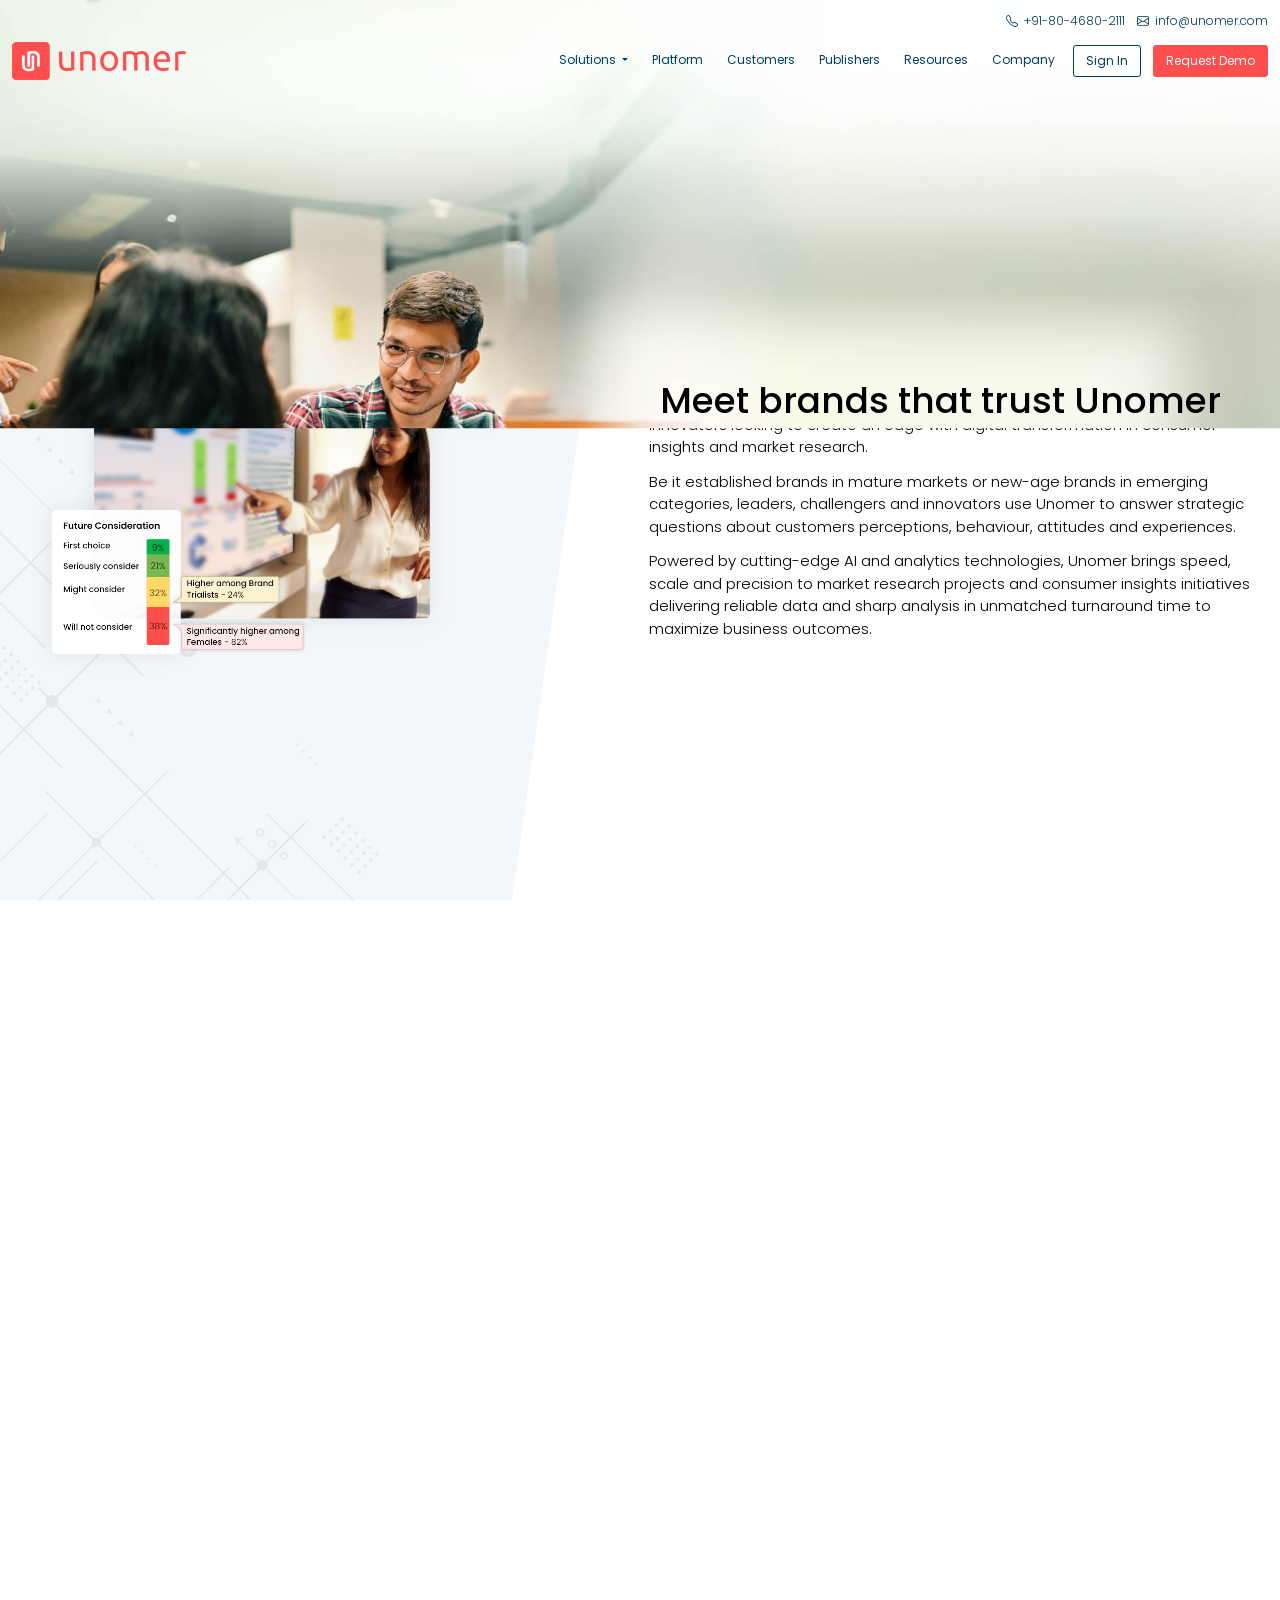
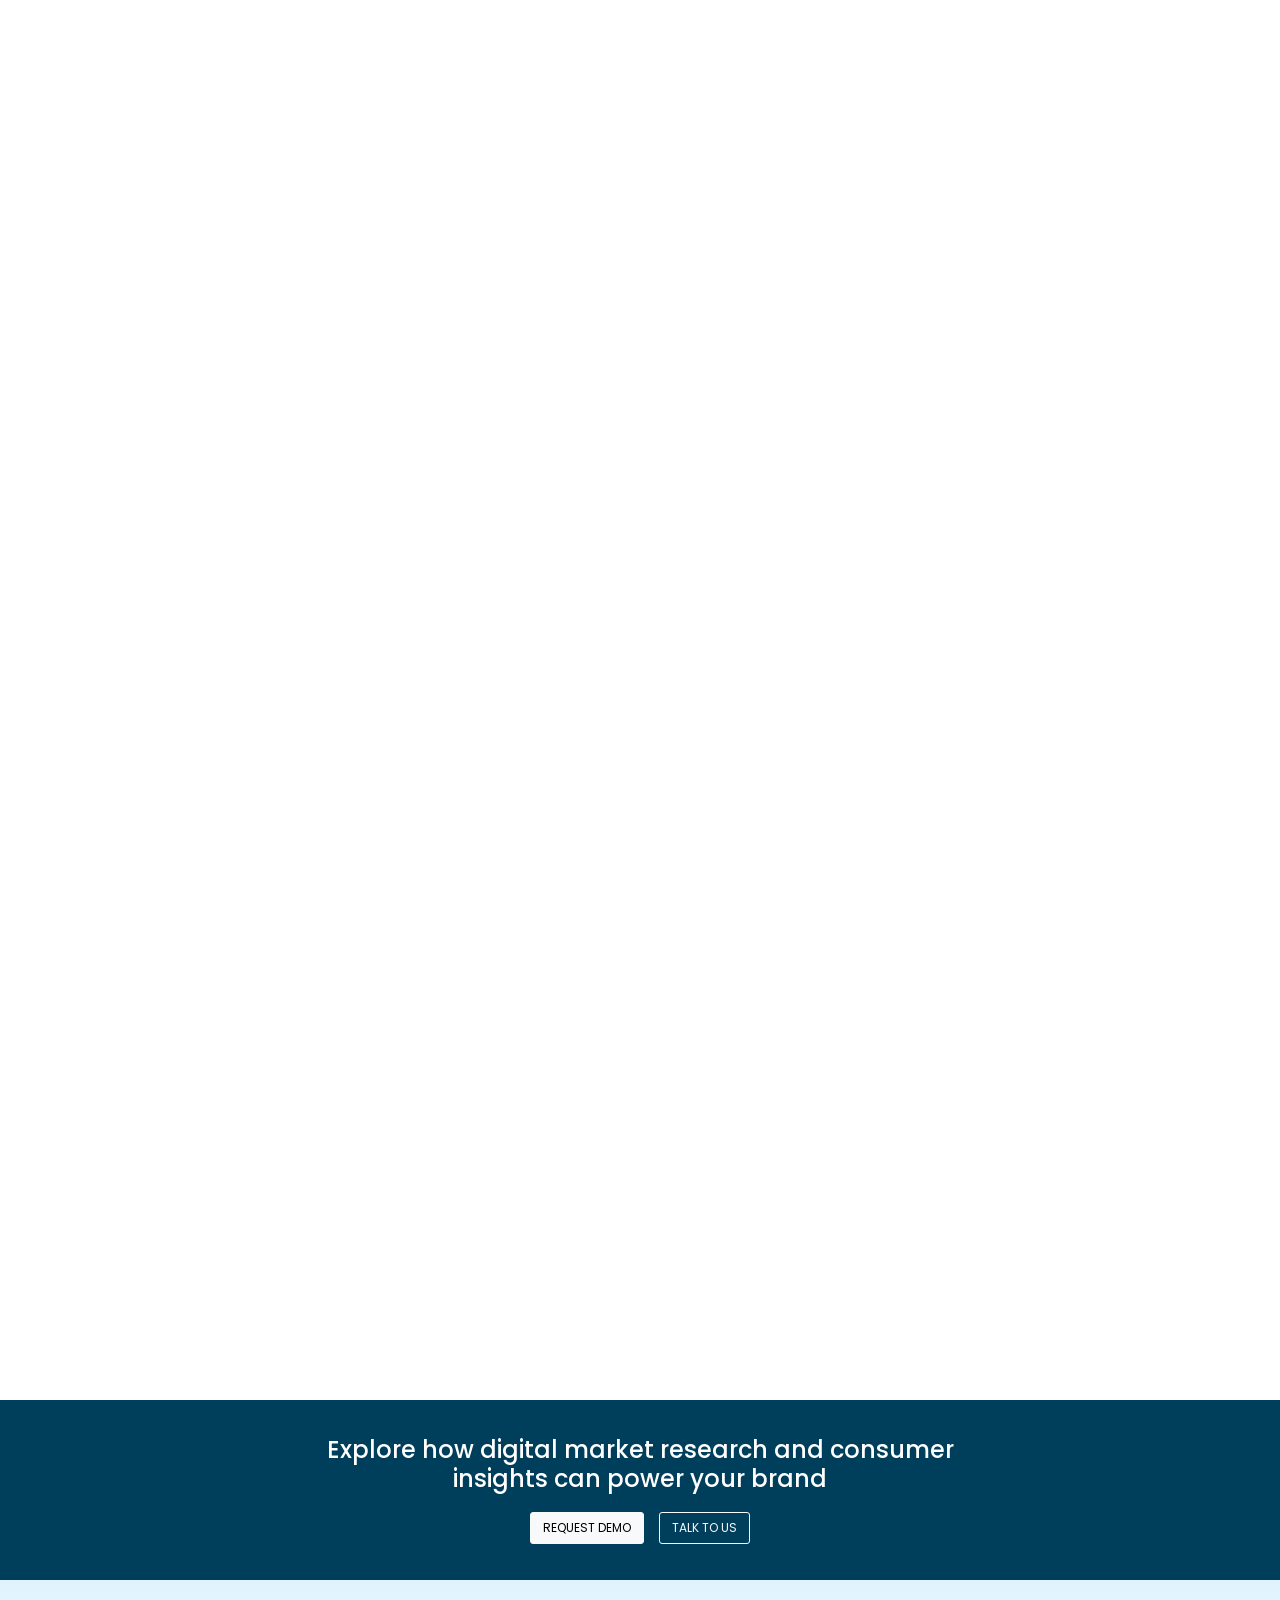
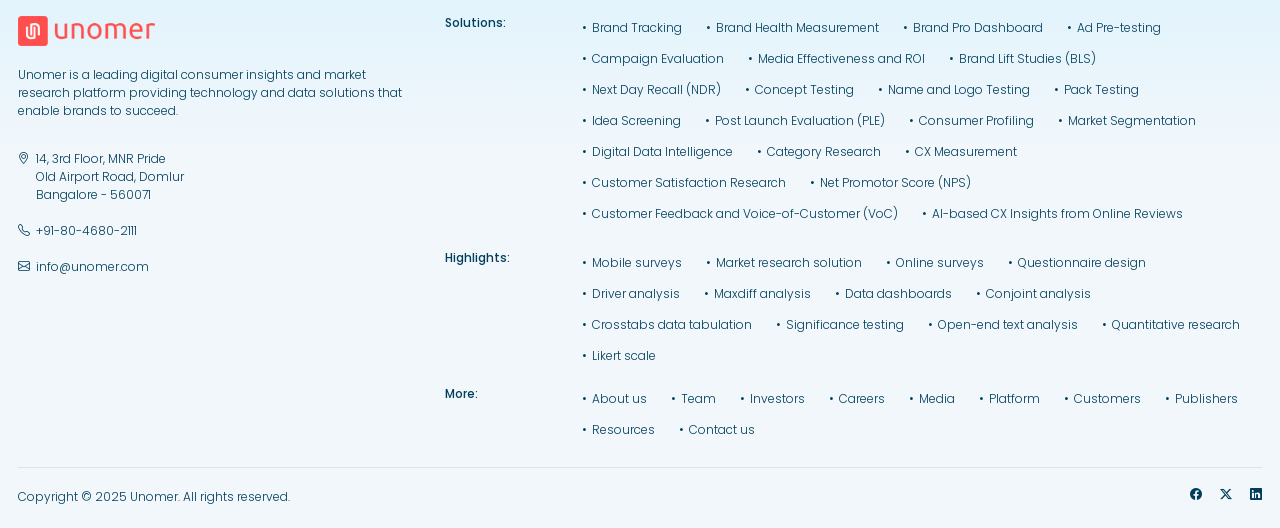
<file: customers.html>
<!DOCTYPE html>
<html lang="en">
   <head>
      <base href="" />
      <meta charset="utf-8" />
      <meta name="viewport" content="width=device-width, initial-scale=1.0">
      <meta name="mobile-web-app-capable" content="yes">
      <title> Unomer </title>
      <link href="images/favicon.ico" type="image/x-icon" rel="shortcut icon" />
      <link rel="stylesheet" href="css/bootstrap.min.css" />
      <link rel="stylesheet" href="css/bootstrap-icons.min.css">
      <link rel="stylesheet" href="css/owl.carousel.css" />
      <link rel="stylesheet" href="css/style.css" />
      <link rel="stylesheet" href="css/responsive.css" />
   </head>
   <body>
       
       
       
      <!--Modal-Request Start-->  
      <div class="modal modal-xl fade" id="requestdemoModal" tabindex="-1" aria-labelledby="exampleModalLabel" aria-hidden="true">
         <div class="modal-dialog modal-dialog-centered modal-fullscreen-md-down">
            <div class="modal-content">
               <div class="popup-close">
                  <button type="button" class="btn-close opacity-100" data-bs-dismiss="modal" aria-label="Close"></button>
               </div>
               <div class="modal-body p-0">
                  <div class="row row-cols-1 row-cols-md-2 flex-column-reverse flex-md-row g-0">
                     <div class="col p-3 p-xl-5 pb-0 pb-xl-0 d-flex flex-column align-items-center bg-primary text-white">
                        <div>
                           <h1>Talk to our Customer Insights Experts</h1>
                           <p class="text-white my-4">Learn how you can bring speed, scale and precision to your market research programs with the Unomer Digital Consumer Insights platform. </p>
                           <ul class="arrow-list">
                              <li>See a tailored demo of Unomer’s key capabilities</li>
                              <li>Get a walk-through of relevant case studies and use cases</li>
                              <li>Discuss your business and research requirements and how Unomer can help</li>
                           </ul>
                        </div>
                        <div class="mt-4"><img src="images/request-demo-img.png" class="img-fluid" alt="" /></div>
                     </div>
                     <div class="col p-3 p-xl-5">
                        <form class="row g-3 needs-validation" novalidate>
                           <div class="col-md-12">
                              <label for="validationCustom01" class="form-label">Name</label>
                              <input type="text" class="form-control form-control-lg rounded-1" id="validationCustom01" value="" required>
                              <div class="valid-feedback">Looks good!</div>
                              <div class="invalid-feedback">Please enter your name.</div>
                           </div>
                           <div class="col-md-12">
                              <label for="validationCustom01" class="form-label">Email</label>
                              <input type="email" class="form-control form-control-lg rounded-1" id="validationCustom02" value="" required>
                              <div class="valid-feedback">Looks good!</div>
                              <div class="invalid-feedback">Please enter email address.</div>
                           </div>
                           <div class="col-md-12">
                              <label for="validationCustom01" class="form-label">Phone Number</label>
                              <input type="number" class="form-control form-control-lg rounded-1" id="validationCustom03" value="" required>
                              <div class="valid-feedback">Looks good!</div>
                              <div class="invalid-feedback">Please enter your phone number.</div>
                           </div>
                           <div class="col-md-12">
                              <label for="validationCustom01" class="form-label">Organization</label>
                              <input type="text" class="form-control form-control-lg rounded-1" id="validationCustom04" value="" required>
                              <div class="valid-feedback">Looks good!</div>
                              <div class="invalid-feedback">Please enter your organization name.</div>
                           </div>
                           <div class="col-md-12">
                              <label for="validationCustom01" class="form-label">Message (Optional)</label>
                              <input type="text" class="form-control form-control-lg rounded-1" id="validationCustom05" value="">
                           </div>
                           <div class="col-md-12"> Captch </div>
                           <div class="col-12 d-grid">
                              <button class="btn btn-primary btn-lg rounded-1" type="submit">Request Demo</button>
                           </div>
                        </form>
                     </div>
                  </div>
               </div>
            </div>
         </div>
      </div>
      <!--Modal-Request End--> 
      
       
    <!--Header Start-->  
      <header>
         <div class="top-bar">
            <div class="container-fluid py-3 px-3 px-xxl-6">
               <div class="d-none d-lg-flex gap-3 justify-content-end">
                  <a href="tel:8046802111"><i class="bi bi-telephone"></i><span class="ms-2">+91-80-4680-2111</span></a>
                  <a href="mailto:info@unomer.com"><i class="bi bi-envelope"></i><span class="ms-2">info@unomer.com</span></a>
               </div>
            </div>
         </div>
         <nav class="navbar navbar-expand-lg p-0">
            <div class="container-fluid  px-0 px-lg-3 px-xxl-6">
               <div class="mobile-header px-3 px-lg-0 py-2 py-lg-0">
                  <a class="brand" href="index.html"><img src="images/logo_web.png" class="img-fluid" alt="logo"></a>
                  <button class="navbar-toggler p-1 border-0" type="button" data-bs-toggle="collapse" data-bs-target="#navbarSupportedContent" aria-controls="navbarSupportedContent" aria-expanded="false" aria-label="Toggle navigation">
                  <span class="one"></span>
                  <span class="two"></span>
                  <span class="three"></span>
                  </button>
               </div>
               <div class="collapse navbar-collapse" id="navbarSupportedContent">
                  <div class="navbar-collapse-inner d-flex flex-column flex-lg-row h-100 ms-auto">
                     <ul class="navbar-nav  me-lg-3 px-3 p-lg-0 gap-lg-1 gap-xl-3">
                        <li class="nav-item dropdown">
                           <a class="nav-link dropdown-toggle" href="#" role="button" data-bs-toggle="dropdown" aria-expanded="false">
                           Solutions
                           </a>
                           <div class="dropdown-menu">
                              <div class="row row-cols-1 row-cols-md-3 ">
                                 <div class="col">
                                    <div class="dropdown-item">
                                       <div class="small fm-b-poppins border-bottom pb-3 mb-2 d-flex align-items-center"> 
                                           <img src="images/brand.png" class="d-block img-fluid me-2" alt="brand">
                                           BRAND SUCCESS
                                       </div>
                                       <ul>
                                          <li><a href="#">Brand Tracking</a></li>
                                          <li><a href="#">Brand Health Measurement</a></li>
                                          <li><a href="#">Brand Pro Dashboard</a></li>
                                       </ul>
                                    </div>
                                    <div class="dropdown-item ">
                                       <div class="small fm-b-poppins border-bottom pb-3 mb-2 d-flex align-items-center">
                                           <img src="images/adersting.png" class="d-block img-fluid me-2" alt="brand">
                                           ADVERTISING EFFECTIVENESS</div>
                                       <ul>
                                          <li><a href="#">Ad Pre-testing</a></li>
                                          <li><a href="#">Campaign Evaluation</a></li>
                                          <li><a href="#">Media Effectiveness and ROI</a></li>
                                          <li><a href="#">Brand Lift Studies (BLS)</a></li>
                                          <li><a href="#">Next Day Recall (NDR)</a></li>
                                          <li><a href="#">Celebrity Research</a></li>
                                       </ul>
                                    </div>
                                 </div>
                                 <div class="col">
                                    <div class="dropdown-item">
                                       <div class="small fm-b-poppins border-bottom pb-3 mb-2 d-flex align-items-center">
                                           <img src="images/consumer.png" class="d-block img-fluid me-2" alt="brand">
                                           CONSUMER UNDERSTANDING
                                       </div>
                                       <ul>
                                          <li><a href="#">Consumer Profiling</a></li>
                                          <li><a href="#">Market Segmentation</a></li>
                                          <li><a href="#">Category Research</a></li>
                                          <li>
                                             <a href="#" class="d-inline-flex d-md-flex align-items-start tag tag-yellow">
                                                <img src="images/prism.png" alt="" class="img-fluid flex-shrink-0"/>
                                                <div class="flex-grow-1 ps-2">
                                                   <strong class="d-block pb-1">Prism <i class="bi bi-arrow-right ms-1"></i></strong>
                                                   Digital Data Intelligence
                                                </div>
                                             </a>
                                          </li>
                                       </ul>
                                    </div>
                                    <div class="dropdown-item">
                                       <div class="small fm-b-poppins border-bottom pb-3 mb-2 d-flex align-items-center">
                                           <img src="images/product.png" class="d-block img-fluid me-2" alt="brand">    
                                           PRODUCT INNOVATION</div>
                                       <ul>
                                          <li><a href="#">Concept Testing</a></li>
                                          <li><a href="#">Name and Logo Testing</a></li>
                                          <li><a href="#">Pack Testing</a></li>
                                          <li><a href="#">Idea Screening</a></li>
                                       </ul>
                                    </div>
                                 </div>
                                 <div class="col">
                                    <div class="dropdown-item">
                                       <div class="small fm-b-poppins border-bottom pb-3 mb-2 d-flex align-items-center">
                                           <img src="images/customer.png" class="d-block img-fluid me-2" alt="brand">
                                           CUSTOMER EXPERIENCE
                                       </div>
                                       <ul>
                                          <li><a href="#">CX Measurement</a></li>
                                          <li><a href="#">Customer Satisfaction Research</a></li>
                                          <li><a href="#">Net Promoter Score (NPS)</a></li>
                                          <li><a href="#">Feedback Management</a></li>
                                          <li>
                                             <a href="#" class="d-inline-flex d-md-flex align-items-start tag tag-blue">
                                                <img src="images/sentisine.png" alt="" class="img-fluid flex-shrink-0"/>
                                                <div class="flex-grow-1 ps-2">
                                                   <strong class="d-block pb-1">Sentisine <i class="bi bi-arrow-right ms-1"></i></strong>
                                                   AI-based CX Insights<br/> from Online Reviews
                                                </div>
                                             </a>
                                          </li>
                                       </ul>
                                    </div>
                                    <div class="launch-item">
                                       <h6 class="mb-3">New Launch</h6>
                                       <div id="carouselExampleIndicators" class="carousel slide" data-bs-ride="carousel">
                                          <div class="carousel-inner">
                                             <div class="carousel-item active">
                                                <img src="images/newlaunch.png" class="d-block img-fluid" alt="new">
                                                <p class="m-0 pt-2 ">Use videos to let consumers share stories</p>
                                             </div>
                                          </div>
                                       </div>
                                    </div>
                                 </div>
                              </div>
                           </div>
                        </li>
                        <li class="nav-item">
                           <a class="nav-link" href="#">Platform</a>
                        </li>
                        <li class="nav-item">
                            <a class="nav-link" href="customers.html">Customers</a>
                        </li>
                        <li class="nav-item">
                           <a class="nav-link" href="publishers.html">Publishers</a>
                        </li>
                        <li class="nav-item">
                           <a class="nav-link" href="#">Resources</a>
                        </li>
                        <li class="nav-item">
                           <a class="nav-link" href="company.html">Company</a>
                        </li>
                     </ul>
                     <div class="d-flex gap-3 py-3 px-3 p-lg-0">
                         <a class="btn btn-outline-black btn-lg rounded-1 fs-6" target="_blank" href="https://publisher.unomer.com/">Sign In</a>
                        <a class="btn btn-primary btn-lg rounded-1 fs-6" href="#" data-bs-toggle="modal" data-bs-target="#requestdemoModal"><span>Request Demo</span></a> 
                     </div>
                  </div>
                  <div class="d-lg-none d-flex gap-3 py-3 px-3 p-lg-0 text-center   justify-content-around">
                     <a href="tel:8046802111 "><i class="bi bi-telephone"></i><span class="ms-2">+91-80-4680-2111</span></a>
                     <a href="mailto:info@unomer.com"><i class="bi bi-envelope"></i><span class="ms-2">info@unomer.com</span></a>
                  </div>
               </div>
            </div>
         </nav>
      </header>
      <!--Header End--> 
      
      <!--Main Wrapper Start-->  
      <div id="wrapper">
          
         <!--Banner Start -->
         <section class="jarallax active" id="slide_1">
            <div class="w-100">
               <div class="banner-bg banner-customers height">
                  <div class="top-slide-left justify-content-xl-center align-items-xl-end px-md-4 px-xxl-6 ">
                     <div class="hero-graphic reveal">
                        <div class="hero-banner-content py-4 py-md-0">
                           <h1 class="mb-3 reveal">Meet brands that trust Unomer for data and insights</h1>
                           <h4 class="mb-3 lh-base fm-m-poppins reveal">Make informed and confident decisions with agile market research</h4>
                           <div class="d-flex gap-2 gap-md-4">
                              <a href="#" class="btn btn-primary py-3 rounded-1 fm-sb-poppins reveal" data-bs-toggle="modal" data-bs-target="#requestdemoModal">REQUEST DEMO</a> 
                              <a href="#" class="btn btn-outline-dark py-3 rounded-1 fm-sb-poppins reveal" data-bs-toggle="modal" data-bs-target="#requestdemoModal">TALK TO US</a>
                           </div>
                        </div>
                        <div class="hero-banner-mobile d-md-none">
                           <img src="images/customers/customers-banner-m.jpg" alt="" class="img-fluid w-100" />
                        </div>
                     </div>
                     <div class="customers-bg-slider slide-in-top_1 justify-content-center">
                        <div class="owl-carousel owl-theme owl-customer our-customer mx-md-0 mx-lg-5 d-flex align-items-center reveal">
                            
                           <div class="item"><img src="images/brand/lowe-lintas.png" alt="" /> </div>
                           <div class="item"><img src="images/brand/mindshare.png" alt="" /> </div>
                           <div class="item"><img src="images/brand/ogilvy.png" alt="" /> </div>
                           <div class="item"><img src="images/brand/wyp.png" alt="" /> </div>
                           <div class="item"><img src="images/brand/zenith-media.png" alt="" /> </div>
                           <div class="item"><img src="images/brand/coin-switch.png" alt="" /> </div>
                           <div class="item"><img src="images/brand/hdfc-bank.png" alt="" /> </div>
                           <div class="item"><img src="images/brand/paytm.png" alt="" /> </div>
                           <div class="item"><img src="images/brand/ceat.png" alt="" /> </div>
                           <div class="item"><img src="images/brand/hero.png" alt="" /> </div>
                           <div class="item"><img src="images/brand/polycab.png" alt="" /> </div>
                           <div class="item"><img src="images/brand/airtel.png" alt="" /> </div>
                           <div class="item"><img src="images/brand/1x-bet.png" alt="" /> </div>
                           <div class="item"><img src="images/brand/allen-digital.png" alt="" /> </div>
                           <div class="item"><img src="images/brand/kuku-fm.png" alt="" /> </div>
                           <div class="item"><img src="images/brand/nestasia.png" alt="" /> </div>
                           <div class="item"><img src="images/brand/simplilearn.png" alt="" /> </div>
                           <div class="item"><img src="images/brand/wrogn.png" alt="" /> </div>
                           <div class="item"><img src="images/brand/carlsberg.png" alt="" /> </div>
                           <div class="item"><img src="images/brand/Dabur.png" alt="" /> </div>
                           <div class="item"><img src="images/brand/diageo.png" alt="" /> </div>
                           <div class="item"><img src="images/brand/itc-foods.png" alt="" /> </div>
                           <div class="item"><img src="images/brand/mondelez.png" alt="" /> </div>  
                           <div class="item"><img src="images/brand/soulfull.png" alt="" /> </div>
                           <div class="item"><img src="images/brand/mogu_mogu.png" alt="" /> </div> 
                           <div class="item"><img src="images/brand/ub_group.png" alt="" /> </div> 
                           <div class="item"><img src="images/brand/hindustan-times.png" alt="" /> </div>
                           <div class="item"><img src="images/brand/mxplayer.png" alt="" /> </div>
                           <div class="item"><img src="images/brand/jio_star.png" alt="" /> </div>
                           <div class="item"><img src="images/brand/naukri.png" alt="" /> </div>
                             
                        </div>
                     </div>
                  </div>
               </div>
            </div>  
         </section>
         <!--Banner End -->
         
          <!--OUR CUSTOMERS Start-->
         <section class="jarallax py-5 py-xl-0" id="slide_2">
            <div class="pattern pattern-about height mx-4 mx-xl-0 p-4 py-xxl-0 px-xxl-6 d-flex flex-column justify-content-center">
               <div class="row align-items-center">
                  <div class="col-12 col-xl-6">
                     <div class="pattern-img reveal">
                        <picture>
                           <source media="(max-width:1199px)" srcset="images/customers/our-customer.png">
                           <img src="images/customers/our-customer.png" alt="" class="img-fluid" />
                        </picture>
                     </div>
                  </div>
                  <div class="col-12 col-xl-6">
                     <div class="bg-white p-4 p-xl-0">
                        <h5 class="text-black reveal">OUR CUSTOMERS</h5>
                        <h2 class="reveal mb-4">Leader as well as disruptors choose Unomer for data and insights</h2>
                        <p class="reveal">Unomer is the platform of choice for category leading brands and disrupting innovators looking to create an edge with digital transformation in consumer insights and market research.</p>
                        <p class="reveal">Be it established brands in mature markets or new-age brands in emerging categories, leaders, challengers and innovators use Unomer to answer strategic questions about customers perceptions, behaviour, attitudes and experiences.</p>
                        <p class="reveal">Powered by cutting-edge AI and analytics technologies, Unomer brings speed, scale and precision to market research projects and consumer insights initiatives delivering reliable data and sharp analysis in unmatched turnaround time to maximize business outcomes.</p>
                     </div>
                  </div>
               </div>
            </div>
         </section>
         <!--OUR CUSTOMERS End--> 
                
         <!--Fmcg Start-->
         <section class="jarallax py-5 py-xl-0" id="slide_3">
            <div class="pattern pattern-dark-blue height mx-4 mx-xl-0 p-4 py-xxl-0 px-xxl-6 d-flex flex-column justify-content-center">
               <div class="row align-items-center z-2">
                  <div class="col-12 col-xl-6">
                        <div id="carouselfmcg" class="carousel slide" data-bs-ride="carousel" data-bs-interval="9000" data-bs-wrap="true">
                         <div class="carousel-indicators ms-0 w-50 pe-5 reveal">
                            <button type="button" data-bs-target="#carouselfmcg" data-bs-slide-to="0" class="active"  aria-label="Slide 1"></button>
                            <button type="button" data-bs-target="#carouselfmcg" data-bs-slide-to="1" aria-label="Slide 2"></button>
                            <button type="button" data-bs-target="#carouselfmcg" data-bs-slide-to="2" aria-label="Slide 3"></button>
                         </div>
                         <div class="carousel-inner slide-in-top_1">
                             <div class="carousel-item active">
                                 <div class="review-content text-white reveal">
                                     <figure class="review-img mx-auto rounded-circle">
                                         <img src="images/DipeshMasrani.png" alt="" class="img-fluid">
                                     </figure>
                                     <blockquote class="text-white m-0 position-relative">Unomer gives us remarkable agility along with reliable consumer insights and intelligence for critical marketing decisions.</blockquote>
                                     <div class="review-detail-main d-md-flex align-items-center ps-4 ps-md-0 my-4 my-md-0 py-md-4">
                                         <img src="images/carlsberg-logo.png" alt="" class="img-fluid">
                                         <div class="review-detail ps-md-3 ms-md-3">
                                             <span class="d-block name">Dipesh Masrani</span>
                                             <span class="d-block d-block designation fst-italic">Lead, Consumer Insights and Innovations <span class="d-block opacity-50 d-none">Carlsberg</span> </span> 
                                         </div>
                                     </div>
                                 </div>
                             </div>
                             <div class="carousel-item">
                                 <div class="review-content text-white reveal">
                                    <figure class="review-img mx-auto rounded-circle">
                                       <img src="images/SaurobhMedda.png" alt="" class="img-fluid">
                                    </figure>
                                    <blockquote class="text-white m-0 position-relative">Unomer’s remarkable agility to launch the digital research projects within a few hours and ability to provide reliable consumer insights has impacted investment decisions.</blockquote>
                                    <div class="review-detail-main d-md-flex align-items-center ps-4 ps-md-0 my-4 my-md-0 py-md-4">
                                       <img src="images/Colgate-logo.png" alt="" class="img-fluid">
                                       <div class="review-detail ps-md-3 ms-md-3 ">
                                          <span class="d-block name">Saurobh Medda</span>
                                          <span class="d-block designation fst-italic">Manager, Consumer Insights<span class="d-block opacity-50 d-none"> Colgate Palmolive</span> </span>
                                       </div>
                                    </div>
                                 </div>
                             </div>
                              <div class="carousel-item">
                                 <div class="review-content text-white reveal">
                                    <figure class="review-img mx-auto rounded-circle">
                                       <img src="images/NeerajMudya.png" alt="" class="img-fluid">
                                    </figure>
                                    <blockquote class="text-white m-0 position-relative">The quality and speed of data and insights from Unomer is very valuable for refining our brand and communication strategy across brand portfolios.</blockquote>
                                    <div class="review-detail-main d-md-flex align-items-center ps-4 ps-md-0 my-4 my-md-0 py-md-4">
                                       <img src="images/TataConsumerProducts-logo.png" alt="" class="img-fluid">
                                       <div class="review-detail ps-md-3 ms-md-3 ">
                                          <span class="d-block name">Neeraj Mudya</span>
                                          <span class="d-block designation fst-italic">Director Consumer Insights + Innovations<span class="d-block opacity-50 d-none">Tata Consumer Products</span> </span>
                                       </div>
                                    </div>
                                 </div>
                             </div>
                             
                         </div>
                      </div> 
                  </div>
                  <div class="col-12 col-xl-6">
                     <div class="brand-main bg-white p-4 p-xl-0">
                        <h2 class="text-center reveal">FMCG</h2>
                        <div class="row row-cols-3 row-cols-lg-3 text-center brand-logo pt-5">
                            
                           <div class="col brand-box brand-logos-grid reveal">
                              <div class="px-2 px-lg-3">
                                 <img src="images/brand/abIn-bev.png" alt="AbInBev" class="client-logo img-fluid" />
                                   <img src="images/brand/ab-distilleries.png" alt="AB Distilleries" class="client-logo img-fluid hidden hide" />
                              </div>
                           </div>

                        <div class="col brand-box brand-logos-grid reveal">
                            <div class="px-2 px-lg-3"> 
                                <img src="images/brand/colgate-palmolive.png" alt="Colgate-Palmolive" class="client-logo img-fluid" />
                                 <img src="images/brand/nobel-hygiene.png" alt="AB Distilleries" class="client-logo img-fluid  hidden hide" />
                            </div>
                        </div>


                           <div class="col brand-box brand-logos-grid reveal">
                              <div class="px-2 px-lg-3">
                                 <img src="images/brand/diageo.png" alt="Diageo" class="client-logo img-fluid" />
                                 <img src="images/brand/bira.png" alt="Bira" class="client-logo img-fluid hidden hide" />
                              </div>
                           </div>

                      
                        <div class="col brand-box brand-logos-grid reveal">
                            <div class="px-2 px-lg-3">
                                <img src="images/brand/itc-foods.png" alt="Itc" class="client-logo img-fluid" />
                                <img src="images/brand/soulfull.png" alt="Soulfull" class="client-logo img-fluid  hidden hide" />

                            </div>
                        </div>



                        <div class="col brand-box brand-logos-grid reveal">
                            <div class="px-2 px-lg-3">
                                <img src="images/brand/mondelez.png" alt="Mondelez" class="client-logo img-fluid" />
                                <img src="images/brand/mogu_mogu.png" alt="Mogu Mogu" class="client-logo img-fluid  hidden hide" />
                            </div>
                        </div>

                        <div class="col brand-box brand-logos-grid reveal">
                            <div class="px-2 px-lg-3">
                                <img src="images/brand/pepsi.png" alt="Pepsi" class="client-logo img-fluid  " />
                                <img src="images/brand/DFM-Foods.png" alt="DFM Foods" class="client-logo img-fluid hidden hide" />

                            </div>
                        </div>


                        <div class="col brand-box brand-logos-grid reveal">
                            <div class="px-2 px-lg-3">
                                <img src="images/brand/pg.png" alt="Procter & Gamble" class="client-logo img-fluid" />
                                <img src="images/brand/carlsberg.png" alt="Carlsberg" class="client-logo img-fluid hidden hide" />
                            </div>
                        </div>



                        <div class="col brand-box brand-logos-grid reveal">
                            <div class="px-2 px-lg-3">
                                <img src="images/brand/tata-consumer-products.png" alt="Tata Consumer Products" class="client-logo img-fluid" />
                                <img src="images/brand/enrich-beauty.png" alt="Enrich Beauty" class="client-logo img-fluid hidden hide" />
                            </div>
                        </div>

                            <div class="col brand-box brand-logos-grid reveal">
                                <div class="px-2 px-lg-3">
                                    <img src="images/brand/ub_group.png" alt="Ub Group" class="client-logo img-fluid" />
                                    <img src="images/brand/cipla-health.png" alt="CiplaHealth" class="client-logo img-fluid hidden hide" />
                                </div>
                            </div>

                            <div class="col brand-box brand-logos-grid reveal">
                                <div class="px-2 px-lg-3">
                                    <img src="images/brand/TooYumm.png" alt="TooYumm" class="client-logo img-fluid" />
                                    <img src="images/brand/ttk-healthcare.png" alt="Ttk Healthcare" class="client-logo img-fluid  hidden hide" />
                                </div>
                            </div>

                            <div class="col brand-box brand-logos-grid reveal">
                                <div class="px-2 px-lg-3">
                                    <img src="images/brand/britannia.png" alt="Britannia" class="client-logo img-fluid" />
                                    <img src="images/brand/Dabur.png" alt="Dabur" class="client-logo img-fluid hidden hide" />
                                </div>
                            </div>
                            <div class="col brand-box brand-logos-grid reveal">
                                <div class="px-2 px-lg-3">
                                    <img src="images/brand/KwalityWalls.png" alt="Kwality Walls" class="client-logo img-fluid" />
                                    <img src="images/brand/nestle.png" alt="nestle" class="client-logo img-fluid  hidden hide" />
                                </div>
                            </div> 
                        </div>
                     </div>
                  </div>
               </div>
            </div>
         </section>
         <!--Fmcg End-->
         
         <!--Digital Start-->
         <section class="jarallax py-5 py-xl-0" id="slide_4">
            <div class="pattern pattern-team height mx-4 mx-xl-0 p-4 py-xxl-0 px-xxl-6 d-flex flex-column justify-content-center">
               <div class="row align-items-center z-2">
                  <div class="col-12 col-xl-6">
                       
                      <div id="carouseldigital" class="carousel slide" data-bs-ride="carousel" data-bs-interval="9000" data-bs-wrap="true">
                         <div class="carousel-indicators ms-0 w-50 pe-5 reveal">
                            <button type="button" data-bs-target="#carouseldigital" data-bs-slide-to="0" class="active"  aria-label="Slide 1"></button>
                            <button type="button" data-bs-target="#carouseldigital" data-bs-slide-to="1" aria-label="Slide 2"></button>
                         </div>
                         <div class="carousel-inner slide-in-top_1">
                             <div class="carousel-item active">
                                 <div class="review-content text-white reveal">
                                    <figure class="review-img mx-auto rounded-circle">
                                       <img src="images/amit_kushwaha.png" alt="" class="img-fluid">
                                    </figure>
                                    <blockquote class="text-white m-0 position-relative">Unomer has been our trusted brand tracking and campaign measurement partner right from the early stages of our brand journey supporting us with consumer insights and audience behaviour data as we grew to become one of the biggest gaming brands.</blockquote>
                                    <div class="review-detail-main d-md-flex align-items-center ps-4 ps-md-0 my-4 my-md-0 py-md-4">
                                       <img src="images/gameskraft-logo.png" alt="" class="img-fluid">
                                       <div class="review-detail ps-md-3 ms-md-3 ">
                                          <span class="d-block name">Amit Kushwaha</span>
                                          <span class="d-block designation fst-italic">Head, Brand Marketing <span class="d-block opacity-50 d-none"> Gameskraft</span> </span>
                                       </div>
                                    </div>
                                 </div>
                             </div>
                             <div class="carousel-item">
                                 <div class="review-content text-white reveal">
                                    <figure class="review-img mx-auto rounded-circle">
                                       <img src="images/SumitOberoi.png" alt="" class="img-fluid">
                                    </figure>
                                    <blockquote class="text-white m-0 position-relative">Unomer platform enables access and engagement with hard-to-reach consumer segments which is critical for our product and communications research.</blockquote>
                                    <div class="review-detail-main d-md-flex align-items-center ps-4 ps-md-0 my-4 my-md-0 py-md-4">
                                       <img src="images/Amazon-logo.png" alt="" class="img-fluid">
                                       <div class="review-detail ps-md-3 ms-md-3 ">
                                          <span class="d-block name">Sumit Oberoi</span>
                                          <span class="d-block designation fst-italic">Brand Lead, Alexa, Fire TV &amp; Kindle <span class="d-block opacity-50 d-none"> Amazon</span> </span>
                                       </div>
                                    </div>
                                 </div>
                             </div>
                         </div>
                      </div>      
                      
                      
                     
                  </div>
                  <div class="col-12 col-xl-6">
                     <div class="brand-main bg-white p-4 p-xl-0">
                        <h2 class="text-center reveal">Digital</h2>
                        <div class="row row-cols-3 row-cols-lg-3 text-center brand-logo pt-5">

                           <div class="col brand-box brand-logos-grid reveal">
                              <div class="px-2 px-lg-3">
                                 <img src="images/brand/ola-cabs.png" alt="Ola Cabs" class="client-logo img-fluid" />
                                 <img src="images/brand/simplilearn.png" alt="Simplilearn" class="client-logo img-fluid hidden hide" />
                              </div>
                           </div>
                            
                           <div class="col brand-box brand-logos-grid reveal">
                              <div class="px-2 px-lg-3">
                                 <img src="images/brand/amazon.png" alt="Amazon" class="client-logo img-fluid " />
                                 <img src="images/brand/allen-digital.png" alt="Aallen-digital" class="client-logo img-fluid hidden hide" />
                              </div>
                           </div>

                           <div class="col brand-box brand-logos-grid reveal">
                              <div class="px-2 px-lg-3"> 
                                 <img src="images/brand/flipkart.png" alt="Flipkart" class="client-logo img-fluid " />
                                 <img src="images/brand/ace-23.png" alt="Ace" class="client-logo img-fluid hidden hide" />
                              </div>
                           </div>

                           <div class="col brand-box brand-logos-grid reveal">
                              <div class="px-2 px-lg-3">
                                 <img src="images/brand/fresh-to-home.png" alt="fFresh To Home" class="client-logo img-fluid" />
                                 <img src="images/brand/meritnation.png" alt="Meritnation" class="client-logo img-fluid hidden hide" />
                              </div>
                           </div>

                           <div class="col brand-box brand-logos-grid reveal">
                              <div class="px-2 px-lg-3">
                                 <img src="images/brand/gameskraft.png" alt="Gameskraft" class="client-logo img-fluid" />
                                 <img src="images/brand/nestasia.png" alt="Nestasia" class="client-logo img-fluid hidden hide" />
                              </div>
                           </div>

                           <div class="col brand-box brand-logos-grid reveal">
                              <div class="px-2 px-lg-3">
                                 <img src="images/brand/glance.png" alt="Glance" class="client-logo img-fluid" />
                                 <img src="images/brand/traya.png" alt="Traya" class="client-logo img-fluid hidden hide" />
                              </div>
                           </div>

                           <div class="col brand-box brand-logos-grid reveal">
                              <div class="px-2 px-lg-3">
                                 <img src="images/brand/go-mmt.png" alt="Go Mmt" class="client-logo img-fluid" />
                                 <img src="images/brand/junglee_games.png" alt="Junglee Games" class="client-logo img-fluid hidden hide" />
                              </div>
                           </div>


                            
                           <div class="col brand-box brand-logos-grid reveal">
                              <div class="px-2 px-lg-3">
                                   <img src="images/brand/kuku-fm.png" alt="kuku Fm" class="client-logo img-fluid " />
                                    <img src="images/brand/fnp.png" alt="Fnp" class="client-logo img-fluid hidden hide" />
                              </div>
                           </div>
                            
                            <div class="col brand-box brand-logos-grid reveal">
                              <div class="px-2 px-lg-3">
                                  <img src="images/brand/swiggy.png" alt="Swiggy" class="client-logo img-fluid " />
                                   <img src="images/brand/snapmint.png" alt="snapmint" class="client-logo img-fluid hidden hide" />

                              </div>
                           </div>
                            
                            <div class="col brand-box brand-logos-grid reveal">
                              <div class="px-2 px-lg-3">
                                  <img src="images/brand/traya.png" alt="Traya" class="client-logo img-fluid " />
                                   <img src="images/brand/indriver.png" alt="Indriver" class="client-logo img-fluid hidden hide" />
                              </div>
                           </div>
                            
                            <div class="col brand-box brand-logos-grid reveal">
                              <div class="px-2 px-lg-3">
                                  <img src="images/brand/naukri.png" alt="Nakuri" class="client-logo img-fluid " />
                                  <img src="images/brand/taj-rummy.png" alt="Taj Rummy" class="client-logo img-fluid hidden hide" />
                              </div>
                           </div>
                            
                            <div class="col brand-box brand-logos-grid reveal">
                              <div class="px-2 px-lg-3">
                                 <img src="images/brand/Truecaller.png" alt="Truecaller" class="client-logo img-fluid " />
                                 <img src="images/brand/1x-bet.png" alt="1x-bet" class="client-logo img-fluid hidden hide" />
                              </div>
                           </div>

                            
                        </div>
                     </div>
                  </div>
               </div>
            </div>
         </section>
         <!--Digital End-->
         
         
          
          <!--customer stories Start-->
          <section class="jarallax py-5 py-xl-0" id="slide_5">
              <div class="height p-4 py-xxl-0 px-xxl-6 mx-4 mx-xl-0 d-flex flex-column justify-content-center bg-primary">
                  <div class="row align-items-center">
                      <div class="col-12 col-md-6 order-2 order-md-1">
                          <div class="text-white">
                              <h5 class="reveal mb-2">CUSTOMER STORIES</h5>
                              <h2 class="reveal mb-3"><span class="text-secondary">JioCinema</span> connected with <span class="text-secondary">SVOD OTT users </span> to measure <span class="text-secondary"> show awareness</span></h2>
                              <p class="reveal mb-4">Viacom18 JioCinema turned to Unomer to measure awareness, platform association, viewership and promo reach to drive marketing decisions for a newly launched Hindi drama series</p>
                              <div class="row row-cols-1 row-cols-md-2 gy-5"> 
                                  <div class="col">
                                      <div class="d-flex gap-3 align-items-center item-card reveal ">
                                          <div class="flex-shrink-0 bg-secondary rounded-circle d-flex align-items-center justify-content-center">
                                              <img src="images/customers/has.png" class="img-fluid" alt="" />
                                          </div>
                                          <div class="flex-grow-1">
                                              <h2 class="m-0">500</h2>
                                              <span>Sample Size</span>
                                          </div>
                                      </div>
                                  </div>
                                  <div class="col">
                                      <div class="d-flex gap-3 align-items-center item-card reveal ">
                                          <div class="flex-shrink-0 bg-secondary rounded-circle d-flex align-items-center justify-content-center">
                                              <img src="images/customers/date.png" class="img-fluid" alt="" />
                                          </div>
                                          <div class="flex-grow-1">
                                              <h2 class="m-0">3 Days</h2>
                                              <span>Turnaround Time</span>
                                          </div>
                                      </div>
                                  </div>
                                  <div class="col">
                                      <div class="d-flex gap-3 align-items-center item-card reveal">
                                          <div class="flex-shrink-0 bg-secondary rounded-circle d-flex align-items-center justify-content-center">
                                              <img src="images/customers/user.png" class="img-fluid" alt="" />
                                          </div>
                                          <div class="flex-grow-1">
                                              <h2 class="m-0">OTT users, SVOD</h2>
                                              <span>Target Group</span>
                                          </div>
                                      </div>
                                  </div>
                              </div>
                          </div>
                      </div>
                      <div class="col-12 col-md-6 order-1 order-md-2">
                          <img src="images/customers/vicom_18.png" class="img-fluid reveal " alt="" />
                      </div>
                  </div>


              </div>
          </section>
         <!--customer stories End-->
         
           <!--Consumer Tech Start-->
         <section class="jarallax py-5 py-xl-0" id="slide_6">
            <div class="pattern  pattern-green height mx-4 mx-xl-0 p-4 py-xxl-0 px-xxl-6 d-flex flex-column justify-content-center">
               <div class="row align-items-center z-2">
                  <div class="col-12 col-xl-6">                      
                       <div class="review-content text-white reveal">
                        <figure class="review-img mx-auto rounded-circle">
                           <img src="images/arpitBansal.png" alt="" class="img-fluid">
                        </figure>
                        <blockquote class="text-white m-0 position-relative">We greatly value Unomer as a trusted insights partner who delivers high-quality data with clarity and confidence that is critical for decision-making.</blockquote>
                        <div class="review-detail-main d-md-flex align-items-center ps-4 ps-md-0 my-4 my-md-0 py-md-4">
                          <img src="images/paytm.png" alt="" class="img-fluid">
                           <div class="review-detail ps-md-3 ms-md-3">
                               <span class="d-block name">Arpit Bansal</span>
                               <span class="d-block designation fst-italic">General Manager, Consumer and Market Insights<span class="opacity-50 d-none">Paytm</span> </span>
                           </div>
                        </div>
                     </div>
                  </div>
                  <div class="col-12 col-xl-6">
                     <div class="brand-main bg-white p-4 p-xl-0">
                        <h2 class="text-center reveal">Consumer Tech</h2>
                        <div class="row row-cols-3 row-cols-lg-3 text-center brand-logo pt-5">
                            
                             <div class="col brand-box brand-logos-grid reveal">
                              <div class="px-2 px-lg-3">
                                 <img src="images/brand/nuuk.png" alt="Nukk" class="client-logo img-fluid" />
                              </div>
                           </div>
                            
                             <div class="col brand-box brand-logos-grid reveal">
                              <div class="px-2 px-lg-3">
                                 <img src="images/brand/polycab.png" alt="Polycab" class="client-logo img-fluid" />
                              </div>
                           </div>
                            
                           <div class="col brand-box brand-logos-grid reveal">
                              <div class="px-2 px-lg-3">
                                 <img src="images/brand/act.png" alt="ACT Fibernet" class="client-logo img-fluid" />
                              </div>
                           </div>
                           <div class="col brand-box brand-logos-grid reveal">
                              <div class="px-2 px-lg-3">
                                 <img src="images/brand/airtel.png" alt="Airtel" class="client-logo img-fluid" />
                              </div>
                           </div>
                           <div class="col brand-box brand-logos-grid reveal">
                              <div class="px-2 px-lg-3"> 
                                 <img src="images/brand/apple.png" alt="Apple" class="client-logo img-fluid" />
                              </div>
                           </div>
                           <div class="col brand-box brand-logos-grid reveal">
                              <div class="px-2 px-lg-3">
                                 <img src="images/brand/oppo.png" alt="Oppo" class="client-logo img-fluid" />
                              </div>
                           </div>
                           <div class="col brand-box brand-logos-grid reveal">
                              <div class="px-2 px-lg-3">
                                 <img src="images/brand/realme.png" alt="Realme" class="client-logo img-fluid" />
                              </div>
                           </div>
                           <div class="col brand-box brand-logos-grid reveal">
                              <div class="px-2 px-lg-3"> 
                                 <img src="images/brand/samsung.png" alt="Samsung" class="client-logo img-fluid" />
                              </div>
                           </div>
                           <div class="col brand-box brand-logos-grid reveal">
                              <div class="px-2 px-lg-3">
                                 <img src="images/brand/vivo.png" alt="Vivo" class="client-logo img-fluid" />
                              </div>
                           </div>
                           <div class="col brand-box brand-logos-grid reveal">
                              <div class="px-2 px-lg-3">
                                 <img src="images/brand/vodafone.png" alt="Vodafone" class="client-logo img-fluid" />
                              </div>
                           </div>
                           <div class="col brand-box brand-logos-grid reveal">
                              <div class="px-2 px-lg-3">
                                 <img src="images/brand/xiaomi.png" alt="Xiaomi" class="client-logo img-fluid" />
                              </div>
                           </div>
                            
                             <div class="col brand-box brand-logos-grid reveal">
                              <div class="px-2 px-lg-3">
                                 <img src="images/brand/oneplus.png" alt="Oneplus" class="client-logo img-fluid" />
                              </div>
                           </div>
                            
                        </div>
                     </div>
                  </div>
               </div>
            </div>
         </section>
         <!--Consumer Tech End-->
         
        <!--Consumer Good and Services Start-->
         <section class="jarallax py-5 py-xl-0" id="slide_7">
            <div class="pattern pattern-purple height mx-4 mx-xl-0 p-4 py-xxl-0 px-xxl-6 d-flex flex-column justify-content-center">
               <div class="row align-items-center z-2">
                  <div class="col-12 col-xl-6">
                     <div class="review-content text-white reveal">
                        <figure class="review-img mx-auto rounded-circle">
                           <img src="images/sourabh_nailwal.png" alt="" class="img-fluid">
                        </figure>
                        <blockquote class="m-0 position-relative ">The speed and precision with which Unomer delivers findings and insights allow us to make informed, data-driven decisions quickly, enhancing our ability to innovate and stay ahead in the market.</blockquote>
                        <div class="review-detail-main d-md-flex align-items-center ps-4 ps-md-0 my-4 my-md-0 py-md-4">
                           <img src="images/nuuk-logo.png" alt="" class="img-fluid">
                           <div class="review-detail ps-md-3 ms-md-3">
                              <span class="d-block name">Sourabh Nailwal</span>
                              <span class="d-block designation fst-italic">Insights and Strategy Lead <span class="d-block opacity-50 d-none">NUUK</span></span>
                           </div>
                        </div>
                     </div>
                  </div>
                  <div class="col-12 col-xl-6">
                     <div class="brand-main bg-white p-4 p-xl-0">
                        <h2 class="text-center reveal">Consumer Goods and Services</h2>
                        <div class="row row-cols-3 row-cols-lg-3 text-center brand-logo pt-5">
                            
                           <div class="col brand-box brand-logos-grid reveal">
                              <div class="px-2 px-lg-3">
                                 <img src="images/brand/asian-paints.png" alt="Asian Paints" class="client-logo img-fluid" />
                              </div>
                           </div>
                            
                            
                             <div class="col brand-box brand-logos-grid reveal">
                              <div class="px-2 px-lg-3">
                                 <img src="images/brand/birla-estates.png" alt="Birla Estates" class="client-logo img-fluid" />                            
                              </div>
                           </div>
                            
                           <div class="col brand-box brand-logos-grid reveal">
                              <div class="px-2 px-lg-3">
                                 <img src="images/brand/ceat.png" alt="Axis Bank" class="client-logo img-fluid" />
                              </div>
                           </div>
                            
                           <div class="col brand-box brand-logos-grid reveal">
                              <div class="px-2 px-lg-3"> 
                                 <img src="images/brand/hero.png" alt="Ceat" class="client-logo img-fluid" />
                              </div>
                           </div>
                            
                           <div class="col brand-box brand-logos-grid reveal">
                              <div class="px-2 px-lg-3">
                                 <img src="images/brand/mc-donald.png" alt="Curefit" class="client-logo img-fluid" />
                              </div>
                           </div>
                            
                            <div class="col brand-box brand-logos-grid reveal">
                                <div class="px-2 px-lg-3">
                                    <img src="images/brand/tata_sons.png" alt="Tata Sons" class="client-logo img-fluid" />
                                </div>
                            </div>

                            <div class="col brand-box brand-logos-grid reveal">
                                <div class="px-2 px-lg-3">
                                    <img src="images/brand/toothsi.png" alt="Toothsi" class="client-logo img-fluid" />
                                </div>
                            </div>
                            
                              <div class="col brand-box brand-logos-grid reveal">
                              <div class="px-2 px-lg-3"> 
                                 <img src="images/brand/nestasia.png" alt="Nestasia" class="client-logo img-fluid" />
                              </div>
                           </div>
                            
                               <div class="col brand-box brand-logos-grid reveal">
                              <div class="px-2 px-lg-3"> 
                                 <img src="images/brand/godrej.png" alt="Godrej" class="client-logo img-fluid" />
                              </div>
                           </div>
                            
                                <div class="col brand-box brand-logos-grid reveal">
                              <div class="px-2 px-lg-3"> 
                                 <img src="images/brand/VidaLogo.png" alt="VidaLogo" class="client-logo img-fluid" />
                              </div>
                           </div>
                            
                                 <div class="col brand-box brand-logos-grid reveal">
                              <div class="px-2 px-lg-3"> 
                                 <img src="images/brand/TVSLogo.png" alt="TVSLogo" class="client-logo img-fluid" />
                              </div>
                           </div>
      
                            <div class="col brand-box brand-logos-grid reveal">
                                <div class="px-2 px-lg-3"> 
                                      <img src="images/brand/orient-electric.png" alt="Orient Electric" class="client-logo img-fluid" />
                                </div>
                            </div>
                        </div>
                     </div>
                  </div>
               </div>
            </div>
         </section>
         <!--Consumer Good and Services End-->
         
         
            <!--Case Stady Start-->
         <section class="jarallax py-5 py-xl-0" id="slide_8">
            <div class="height p-4 py-xxl-0 px-xxl-6 mx-4 mx-xl-0 d-flex flex-column justify-content-center media-main case-study-main light-bluegrey-bg">
               <div class="col-12 col-xl-7 mx-auto">
                <div class="text-center pb-5">
                  <h5 class="reveal mb-2 text-black">CASE STUDIES</h5>
                  <h2 class="reveal m-0">Discover how our solutions help drive brand leadership, advertising effectiveness, product innovation and CX success</h2>
               </div>
                </div>
               <div class="owl-carousel owl-theme media-slider ">
                  <div class="media-item  bg-white p-4 h-100 reveal">
                     <figure class="m-0"> <img src="images/customers/fifa-worldcup.jpg" alt="" class="img-fluid" /> </figure>
                     <div class="info pt-3">
                        <img src="images/brand/viacom18.png" alt="" height="30" />
                        <h4 class="my-2 fm-sb-poppins">What drives consumers to watch the FIFA World Cup and how to tailor communications to promote viewership</h4>
                     </div>
                     <div>
                        <a href="#" data-bs-toggle="modal" data-bs-target="#requestdemoModal" class="btn btn-lg btn-outline-black rounded-1 py-1 px-2">Read Case Study</a>
                     </div>
                  </div>
                  <div class="media-item bg-white p-4 h-100 reveal">
                     <figure class="m-0"> <img src="images/customers/phonepe-casestudy.jpg" alt="" class="img-fluid" /> </figure>
                     <div class="info pt-3">
                        <img src="images/brand/PhonePe.png" alt="" height="30" />
                        <h4 class="my-2 fm-sb-poppins">Maximise the impact of your ads with ad pretesting for selecting the winning creatives that are connecting with your target audience</h4>
                     </div>
                     <div>
                        <a href="#" data-bs-toggle="modal" data-bs-target="#requestdemoModal" class="btn btn-lg btn-outline-black rounded-1 py-1 px-2">Read Case Study</a> 
                     </div>
                  </div>
                  <div class="media-item bg-white p-4 h-100 reveal">
                     <figure class="m-0"> <img src="images/customers/samsung-casestudy.jpg" alt="" class="img-fluid" /> </figure>
                     <div class="info pt-3">
                        <img src="images/brand/samsung.png" alt=""  height="30"/>
                        <h4 class="my-2 fm-sb-poppins">Staying ahead of market trends - Uncovering insights from the ultra-niche Flip and Fold smartphone segment</h4>
                     </div>
                     <div>
                        <a href="#" data-bs-toggle="modal" data-bs-target="#requestdemoModal" class="btn btn-lg btn-outline-black rounded-1 py-1 px-2">Read Case Study</a> 
                     </div>
                  </div>
                  <div class="media-item bg-white p-4 h-100 reveal">
                     <figure class="m-0"> <img src="images/customers/freshhome-casestudy.jpg" alt="" class="img-fluid" /> </figure>
                     <div class="info pt-3">
                        <img src="images/brand/fresh-to-home.png" alt=""  height="30" />
                        <h4 class="my-2 fm-sb-poppins">Digital brand tracking to link brand KPIs and imagery for crafting successful campaigns by uncovering deep category insights on meat buying behavior and preferences</h4>
                     </div>
                     <div>
                        <a href="#" data-bs-toggle="modal" data-bs-target="#requestdemoModal" class="btn btn-lg btn-outline-black rounded-1 py-1 px-2">Read Case Study</a>  
                     </div>
                  </div>
               </div>
            </div>
         </section>
         <!--Case Stady End-->
         
         
                 
         <!--Banking, Insurance, Fintech Tech Start-->
         <section class="jarallax py-5 py-xl-0" id="slide_9">
            <div class="pattern pattern-dark-light height mx-4 mx-xl-0 p-4 py-xxl-0 px-xxl-6 d-flex flex-column justify-content-center">
               <div class="row align-items-center z-2">
                  <div class="col-12 col-xl-6">
                      <div id="carouselbanking" class="carousel slide" data-bs-ride="carousel" data-bs-interval="9000" data-bs-wrap="true">
                         <div class="carousel-indicators ms-0 w-50 pe-5 reveal">
                            <button type="button" data-bs-target="#carouselbanking" data-bs-slide-to="0" class="active"  aria-label="Slide 1"></button>
                            <button type="button" data-bs-target="#carouselbanking" data-bs-slide-to="1" aria-label="Slide 2"></button>
                           
                         </div>
                         <div class="carousel-inner slide-in-top_1">
                             <div class="carousel-item active"> 
                             <div class="review-content text-white reveal">
                                 <figure class="review-img mx-auto rounded-circle">
                                     <img src="images/mudit_sikka.png" alt="" class="img-fluid">
                                 </figure>
                                 <blockquote class="text-white m-0 position-relative">Unomer provides the flexibility and agility we need and delivers deep, timely insights that guide our creative and media strategies and ensure our communication connects with the right audiences</blockquote>
                                 <div class="review-detail-main d-md-flex align-items-center ps-4 ps-md-0 my-4 my-md-0 py-md-4">
                                     <img src="images/hdfc-life-logo.png" alt="" class="img-fluid">
                                     <div class="review-detail ps-md-3 ms-md-3">
                                         <span class="d-block name">Mudit Sikka</span>
                                         <span class="d-block designation fst-italic">AVP, Consumer Insights <span class="d-block opacity-50 d-none">HDFC Life</span> </span>
                                     </div>
                                 </div> 
                             </div> 
                              </div>
                             
                       
                             <div class="carousel-item">
                                 <div class="review-content text-white reveal">
                                     <figure class="review-img mx-auto rounded-circle">
                                         <img src="images/ArunPreethiPillai.png" alt="" class="img-fluid">
                                     </figure>
                                     <blockquote class="text-white m-0 position-relative">With the Unomer platform, we get sharp consumer intelligence, bring in fresh, real-time insights, and strengthen our decision-making process.</blockquote>
                                     <div class="review-detail-main d-md-flex align-items-center ps-4 ps-md-0 my-4 my-md-0 py-md-4">
                                         <img src="images/Razorpay-logo.png" alt="" class="img-fluid">
                                         <div class="review-detail ps-md-3 ms-md-3">
                                             <span class="d-block name">Arun Preethi Pillai</span>
                                             <span class="d-block designation fst-italic">Associate Director, Research and Insights<span class="d-block opacity-50 d-none">Razorpay</span> </span>
                                         </div>
                                     </div>
                                 </div>
                             </div>
                             
                         </div>
                      </div> 
                      
                      
                  </div>
                  <div class="col-12 col-xl-6">
                     <div class="brand-main bg-white p-4 p-xl-0">
                        <h2 class="text-center reveal">Banking, Insurance, Fintech</h2>
                        <div class="row row-cols-3 row-cols-lg-3 text-center brand-logo pt-5">
                            
                           <div class="col brand-box brand-logos-grid reveal">
                              <div class="px-2 px-lg-3">
                                 <img src="images/brand/axis-bank.png" alt="ACT Fibernet" class="client-logo img-fluid" />
                                    <img src="images/brand/hdfc-bank.png" alt="Hdfc Bank" class="client-logo img-fluid hidden hide" />
                              </div>
                           </div>
                            
                           <div class="col brand-box brand-logos-grid reveal">
                              <div class="px-2 px-lg-3">
                                 <img src="images/brand/coin-switch.png" alt="Coin Switch" class="client-logo img-fluid" />
                                  <img src="images/brand/renewbuy.png" alt="Renewbuy" class="client-logo img-fluid hidden hide" />
                              </div>
                           </div>
                            
                                <div class="col brand-box brand-logos-grid reveal">
                              <div class="px-2 px-lg-3">
                                 <img src="images/brand/go-kiwi.png" alt="Go Kiwi" class="client-logo img-fluid" />
                                  <img src="images/brand/rbi_hub.png" alt="Rbi Hub" class="client-logo img-fluid hidden hide" />
                              </div>
                           </div>
                            
                           <div class="col brand-box brand-logos-grid reveal">
                              <div class="px-2 px-lg-3"> 
                                 <img src="images/brand/groww-billionbrains.png" alt="gGroww Billionbrains" class="client-logo img-fluid" />  
                                  <img src="images/brand/snapmint.png" alt="Snapmint" class="client-logo img-fluid hidden hide" /> 
                              </div>
                           </div>

                           <div class="col brand-box brand-logos-grid reveal">
                              <div class="px-2 px-lg-3">
                                 <img src="images/brand/hdfc-life.png" alt="Hdfc Life" class="client-logo img-fluid" />
                                 <img src="images/brand/niyo-cards.png" alt="Niyo Cards" class="client-logo img-fluid hidden hide" /> 
                              </div>
                           </div>
                            
                            
                             <div class="col brand-box brand-logos-grid reveal">
                              <div class="px-2 px-lg-3"> 
                                 <img src="images/brand/paytm.png" alt="Paytm" class="client-logo img-fluid" />
                              </div>
                           </div>
                            
                           <div class="col brand-box brand-logos-grid reveal">
                              <div class="px-2 px-lg-3"> 
                                 <img src="images/brand/PhonePe.png" alt="PhonePe" class="client-logo img-fluid" />
                              </div>
                           </div>
                            
                           <div class="col brand-box brand-logos-grid reveal">
                              <div class="px-2 px-lg-3">
                                 <img src="images/brand/razorpay.png" alt="Razorpay" class="client-logo img-fluid" />
                              </div>
                           </div>
                            
                           <div class="col brand-box brand-logos-grid reveal">
                              <div class="px-2 px-lg-3">
                                 <img src="images/brand/tata-aig.png" alt="tTata Aig" class="client-logo img-fluid" />
                              </div>
                           </div>
                            
                             <div class="col brand-box brand-logos-grid reveal">
                              <div class="px-2 px-lg-3">
                                 <img src="images/brand/morgan-stanley.png" alt="Morgan Stanley" class="client-logo img-fluid" />
                              </div>
                           </div>
                            
                           <div class="col brand-box brand-logos-grid reveal">
                              <div class="px-2 px-lg-3">
                                 <img src="images/brand/mv.png" alt="Money View" class="client-logo img-fluid" />
                              </div>
                           </div>
                            
                            <div class="col brand-box brand-logos-grid reveal">
                              <div class="px-2 px-lg-3">
                                 <img src="images/brand/AngelOne.png" alt="AngelOne" class="client-logo img-fluid" />
                              </div>
                           </div>

                        </div>
                     </div>
                  </div>
               </div>
            </div>
         </section>
         <!--Banking, Insurance, Fintech Tech End-->
         
          <!--Media Start-->
         <section class="jarallax py-5 py-xl-0" id="slide_10">
            <div class="pattern pattern-green height mx-4 mx-xl-0 p-4 py-xxl-0 px-xxl-6 d-flex flex-column justify-content-center">
               <div class="row align-items-center z-2">
                  <div class="col-12 col-xl-6">
                      
                      <div id="carouselmedia" class="carousel slide" data-bs-ride="carousel"  data-bs-interval="9000" data-bs-wrap="true">
                         <div class="carousel-indicators ms-0 w-50 pe-5 reveal">
                            <button type="button" data-bs-target="#carouselmedia" data-bs-slide-to="0" class="active"  aria-label="Slide 1"></button>
                            <button type="button" data-bs-target="#carouselmedia" data-bs-slide-to="1" aria-label="Slide 2"></button>
                         </div>
                         <div class="carousel-inner slide-in-top_1">
                             
                                 <div class="carousel-item active">
                                 <div class="review-content text-white reveal">
                                    <figure class="review-img mx-auto rounded-circle">
                                       <img src="images/bindi-bhatt.png" alt="" class="img-fluid">
                                    </figure>
                                    <blockquote class="text-white m-0 position-relative">Unomer’s agile show awareness and viewership tracking and perception research deliver precise, actionable insights that allow us to refine our marketing and content strategies.</blockquote>
                                    <div class="review-detail-main d-md-flex align-items-center ps-4 ps-md-0 my-4 my-md-0 py-md-4">
                                       <img src="images/jio_hotstar.png" alt="" class="img-fluid">
                                       <div class="review-detail ps-md-3 ms-md-3 ">
                                          <span class="d-block name">Bindi Bhatt</span>
                                          <span class="d-block designation fst-italic">Head, Consumer Insights<span class="d-block opacity-50 d-none"> Jio Hotstar</span> </span>
                                       </div>
                                    </div>
                                 </div>
                             </div>
                             
                             <div class="carousel-item">
                                 <div class="review-content text-white reveal">
                                     <figure class="review-img mx-auto rounded-circle">
                                         <img src="images/BipinMundhwah.png" alt="" class="img-fluid">
                                     </figure>
                                     <blockquote class="text-white m-0 position-relative">Digital brand tracking with Unomer enables us to keep a constant eye on our brand performance. Unomer agile and flexible, ideal for brands in dynamic categories.</blockquote>
                                     <div class="review-detail-main d-md-flex align-items-center ps-4 ps-md-0 my-4 my-md-0 py-md-4">
                                         <img src="images/Zee5-logo.png" alt="" class="img-fluid">
                                         <div class="review-detail ps-md-3 ms-md-3">
                                             <span class="d-block name">Bipin Mundhwah</span>
                                             <span class="d-block d-block designation fst-italic">SVP, Consumer Insights and Data Science <span class="d-block opacity-50 d-none">ZEE5</span> </span> 
                                         </div>
                                     </div>
                                 </div>
                             </div>
                             
                                 
                         </div>
                      </div> 
                      
                  </div>
                  <div class="col-12 col-xl-6">
                     <div class="brand-main bg-white p-4 p-xl-0">
                        <h2 class="text-center reveal">Media</h2>
                        <div class="row row-cols-3 row-cols-lg-3 text-center brand-logo pt-5">
                            
                           <div class="col brand-box brand-logos-grid reveal">
                              <div class="px-2 px-lg-3">
                                 <img src="images/brand/hindustan-times.png" alt="Hindustan Times" class="client-logo img-fluid" />
                                 <img src="images/brand/dailyhunt.png" alt="DailyHunt" class="client-logo img-fluid hidden hide" />
                              </div>
                           </div>
                            
                           <div class="col brand-box brand-logos-grid reveal">
                              <div class="px-2 px-lg-3">
                                 <img src="images/brand/hotstar.png" alt="Hotstar" class="client-logo img-fluid" />
                                  <img src="images/brand/voot.png" alt="Voot" class="client-logo img-fluid hidden hide" />
                              </div>
                           </div>
                            
                                 <div class="col brand-box brand-logos-grid reveal">
                              <div class="px-2 px-lg-3"> 
                                 <img src="images/brand/mxplayer.png" alt="MX Player" class="client-logo img-fluid" />
                                  <img src="images/brand/jiocinema.png" alt="Jiocinema" class="client-logo img-fluid hidden hide" />
                              </div>
                           </div>
                            
                            
                                 <div class="col brand-box brand-logos-grid reveal">
                              <div class="px-2 px-lg-3">
                               <img src="images/brand/jio_hotstar.png" alt="Jio Hotstar" class="client-logo img-fluid" />
                              </div>
                           </div>
                      
                              <div class="col brand-box brand-logos-grid reveal">
                              <div class="px-2 px-lg-3">
                                  <img src="images/brand/netflix.png" alt="Netflix" class="client-logo img-fluid " />
                              </div>
                           </div>
                            
                      
                            
                           <div class="col brand-box brand-logos-grid reveal">
                              <div class="px-2 px-lg-3">
                                 <img src="images/brand/sony.png" alt="Sony" class="client-logo img-fluid" />
                              </div>
                           </div>
                            
                             <div class="col brand-box brand-logos-grid reveal">
                              <div class="px-2 px-lg-3">
                                 <img src="images/brand/sony_liv.png" alt="Sony Liv" class="client-logo img-fluid" />
                              </div>
                           </div>
                            
                                    <div class="col brand-box brand-logos-grid reveal">
                              <div class="px-2 px-lg-3">
                                 <img src="images/brand/jio_star.png" alt="Jio Star" class="client-logo img-fluid" />
                              </div>
                           </div>
                            
                           <div class="col brand-box brand-logos-grid reveal">
                              <div class="px-2 px-lg-3">
                                 <img src="images/brand/star-tv.png" alt="Star TV" class="client-logo img-fluid" />
                              </div>
                           </div>
                           <div class="col brand-box brand-logos-grid reveal">
                              <div class="px-2 px-lg-3"> 
                                 <img src="images/brand/viacom18.png" alt="Viacom18" class="client-logo img-fluid" />
                              </div>
                           </div>
                            
                           <div class="col brand-box brand-logos-grid reveal">
                              <div class="px-2 px-lg-3">
                                 <img src="images/brand/zee5.png" alt="ZEE5" class="client-logo img-fluid" />
                              </div>
                           </div>
                            
                             <div class="col brand-box brand-logos-grid reveal">
                              <div class="px-2 px-lg-3">
                                 <img src="images/brand/star_sports.png" alt="Star Sports" class="client-logo img-fluid" />
                              </div>
                           </div>
                            
                           
                            
                        </div>
                     </div>
                  </div>
               </div>
            </div>
         </section>
         <!--Media End--> 
         
            <!--Brand Start-->
         <section class="jarallax py-5 py-xl-0" id="slide_11">
            <div class="height p-4 py-xxl-0 px-xxl-6 mx-4 mx-xl-0 align-items-center d-flex flex-wrap justify-content-center light-bluegrey-bg brand-main">
               <div>
                  <div class="col-12 col-xl-7 mx-auto">
                     <div class="text-center pb-5">
                        <h5 class="text-black mb-2 reveal">SELECTED CUSTOMERS</h5>
                        <h2 class="m-0 reveal">Leading brands trust Unomer for their digital market research and consumer insights programs</h2>
                     </div>
                  </div>
                  <div class="row row-cols-3 row-cols-lg-5 text-center brand-logo ">
                     <div class="col brand-box brand-logos-grid reveal">
                        <div>
                           <img src="images/brand/act.png" alt="ACT Fibernet" class="client-logo img-fluid" /> 
                           <img src="images/brand/cipla-health.png" alt="Cipla Health" class="client-logo img-fluid hidden hide" /> 
                           <img src="images/brand/groww-billionbrains.png" alt="Groww Billionbrains" class="client-logo img-fluid hidden hide" /> 
                        </div>
                     </div>
                     <div class="col brand-box brand-logos-grid reveal">
                        <div> 
                           <img src="images/brand/apple.png" alt="Apple" class="client-logo img-fluid" /> 
                           <img src="images/brand/aditya-birla-group.png" alt="Aditya Birla Group" class="client-logo img-fluid hidden hide" /> 
                           <img src="images/brand/tata-consumer-products.png" alt="Tata Consumer Products" class="client-logo img-fluid hidden hide" /> 
                        </div>
                     </div>
                     <div class="col brand-box brand-logos-grid reveal">
                        <div> 
                           <img src="images/brand/oppo.png" alt="Oppo" class="client-logo img-fluid" /> 
                           <img src="images/brand/ace-23.png" alt="Ace-23" class="client-logo img-fluid hidden hide" /> 
                           <img src="images/brand/razorpay.png" alt="Razorpay" class="client-logo img-fluid hidden hide" /> 
                        </div>
                     </div>
                     <div class="col brand-box brand-logos-grid reveal">
                        <div> 
                           <img src="images/brand/realme.png" alt="Realme" class="client-logo img-fluid" />
                           <img src="images/brand/itc-foods.png" alt="ITC Foods" class="client-logo img-fluid hidden hide" />
                           <img src="images/brand/swiggy.png" alt="Swiggy" class="client-logo img-fluid hidden hide" />
                        </div>
                     </div>
                     <div class="col brand-box brand-logos-grid reveal">
                        <div> 
                           <img src="images/brand/samsung.png" alt="Samsung" class="client-logo img-fluid" />
                           <img src="images/brand/motivator.png" alt="motivator" class="client-logo img-fluid hidden hide" /> 
                           <img src="images/brand/colgate-palmolive.png" alt="Colgate Palmolive" class="client-logo img-fluid hidden hide" /> 
                        </div>
                     </div>
                     <div class="col brand-box brand-logos-grid reveal">
                        <div> 
                           <img src="images/brand/vivo.png" alt="Vivo" class="client-logo img-fluid" /> 
                           <img src="images/brand/go-mmt.png" alt="Go-MMT" class="client-logo img-fluid hidden hide" />
                           <img src="images/brand/asian-paints.png" alt="Asian Paints" class="client-logo img-fluid hidden hide" /> 
                        </div>
                     </div>
                     <div class="col brand-box brand-logos-grid reveal">
                        <div> 
                           <img src="images/brand/xiaomi.png" alt="Xiaomi" class="client-logo img-fluid" />
                           <img src="images/brand/taj-rummy.png" alt="Taj Rummy" class="client-logo img-fluid hidden hide" /> 
                           <img src="images/brand/titan-tanishq.png" alt="Titan Tanishq" class="client-logo img-fluid hidden hide" /> 
                        </div>
                     </div>
                     <div class="col brand-box brand-logos-grid reveal">
                        <div> 
                           <img src="images/brand/hotstar.png" alt="Hotstar" class="client-logo img-fluid" />
                           <img src="images/brand/curefit.png" alt="Curefit" class="client-logo img-fluid hidden hide" /> 
                           <img src="images/brand/fnp.png" alt="Fnp" class="client-logo img-fluid hidden hide" />
                        </div>
                     </div>
                     <div class="col brand-box brand-logos-grid reveal">
                        <div> 
                           <img src="images/brand/hdfc-life.png" alt="Hdfc Life" class="client-logo img-fluid" /> 
                           <img src="images/brand/amazon.png" alt="Amazon" class="client-logo img-fluid hidden hide" />
                           <img src="images/brand/fcbulka.png" alt="Fcbulka" class="client-logo img-fluid hidden hide" />
                        </div>
                     </div>
                     <div class="col brand-box brand-logos-grid reveal">
                        <div> 
                           <img src="images/brand/star-tv.png" alt="Star TV" class="client-logo img-fluid" /> 
                           <img src="images/brand/fresh-to-home.png" alt="Fresh To Home" class="client-logo img-fluid hidden hide" /> 
                           <img src="images/brand/irth.png" alt="Irth" class="client-logo img-fluid hidden hide" /> 
                        </div>
                     </div>
                     <div class="col brand-box brand-logos-grid reveal">
                        <div> 
                           <img src="images/brand/viacom18.png" alt="Viacom18" class="client-logo img-fluid" />
                           <img src="images/brand/gameskraft.png" alt="Gameskraft" class="client-logo img-fluid hidden hide" />
                           <img src="images/brand/zee5.png" alt="ZEE5" class="client-logo img-fluid hidden hide" /> 
                        </div>
                     </div>
                     <div class="col brand-box brand-logos-grid reveal">
                        <div> 
                           <img src="images/brand/ab-distilleries.png" alt="AB Distilleries" class="client-logo img-fluid" />
                           <img src="images/brand/netflix.png" alt="Netflix" class="client-logo img-fluid hidden hide" />
                           <img src="images/brand/ola-cabs.png" alt="Ola Cabs" class="client-logo img-fluid hidden hide" />
                        </div>
                     </div>
                     <div class="col brand-box brand-logos-grid reveal">
                        <div> 
                           <img src="images/brand/PhonePe.png" alt="Mindshare" class="client-logo img-fluid" />
                           <img src="images/brand/wavemaker.png" alt="Wavemaker" class="client-logo img-fluid hidden hide" /> 
                           <img src="images/brand/motivator.png" alt="Motivator" class="client-logo img-fluid hidden hide" />
                        </div>
                     </div>
                     <div class="col brand-box brand-logos-grid reveal">
                        <div> 
                           <img src="images/brand/ttk-healthcare.png" alt="Ttk Healthcare" class="client-logo img-fluid" />
                           <img src="images/brand/glance.png" alt="Glance" class="client-logo img-fluid hidden hide" /> 
                           <img src="images/brand/essence-mediacom.png" alt="Essence Mediacom" class="client-logo img-fluid hidden hide" />
                        </div>
                     </div>
                     <div class="col brand-box brand-logos-grid reveal">
                        <div> 
                           <img src="images/brand/snapmint.png" alt="Snapmint" class="client-logo img-fluid" /> 
                           <img src="images/brand/nobero.png" alt="Nobero" class="client-logo img-fluid hidden hide" /> 
                           <img src="images/brand/nuuk.png" alt="GroupM" class="client-logo img-fluid hidden hide" /> 
                        </div>
                     </div>
                  </div>
               </div>
            </div>
         </section>
         <!--Brand End-->
         
            <!--Fashion and Retail Start-->
         <section class="jarallax py-5 py-xl-0" id="slide_12">
            <div class="pattern pattern-dark-light height mx-4 mx-xl-0 p-4 py-xxl-0 px-xxl-6 d-flex flex-column justify-content-center ">
               <div class="row align-items-center z-2">
                  <div class="col-12 col-xl-6">
                     <div class="review-content text-white reveal">
                        <figure class="review-img mx-auto rounded-circle">
                           <img src="images/AJohn.png" alt="" class="img-fluid">
                        </figure>
                        <blockquote class="m-0 position-relative ">From tracking brand health and measuring campaign performance to uncovering emerging style preferences, Unomer has empowered our marketing and product teams with data-driven confidence.</blockquote>
                        <div class="review-detail-main d-md-flex align-items-center ps-4 ps-md-0 my-4 my-md-0 py-md-4 ">
                           <img src="images/tmrw.png" alt="" class="img-fluid">
                           <div class="review-detail ps-md-3 ms-md-3">
                              <span class="d-block name">Aishwarya John</span>
                              <span class="d-block designation fst-italic">Consumer Insights Lead <span class="d-block opacity-50 d-none">TMRW - Aditya Birla Digital Fashion Ventures</span> </span>
                           </div>
                        </div>
                        
                     </div>
                  </div>
                  <div class="col-12 col-xl-6">
                     <div class="brand-main bg-white p-4 p-xl-0">
                        <h2 class="text-center reveal">Fashion and Retail</h2>
                        <div class="row row-cols-3 row-cols-lg-3 text-center brand-logo pt-5">
                           <div class="col brand-box brand-logos-grid reveal">
                              <div class="px-2 px-lg-3">
                                 <img src="images/brand/aditya-birla-group.png" alt="Aditya Birla Group" class="client-logo img-fluid" />
                                 <img src="images/brand/bhima.png" alt="Bhima" class="client-logo img-fluid hidden hide"/>
                              </div>
                           </div>
                            
                            <div class="col brand-box brand-logos-grid reveal">
                                <div class="px-2 px-lg-3">
                                 <img src="images/brand/foxy.png" alt="Arvind" class="client-logo img-fluid" />
                                 <img src="images/brand/arvind.png" alt="Wildcraft" class="client-logo img-fluid hidden hide"/>
                                </div>
                            </div>
                            
                           <div class="col brand-box brand-logos-grid reveal">
                              <div class="px-2 px-lg-3">
                                <img src="images/brand/bewakoof.png" alt="Bewakoof" class="client-logo img-fluid" />
                               <img src="images/brand/tmrw.png" alt="TMRW - TIGC" class="client-logo img-fluid hidden hide"/>
                              </div>
                           </div>
                            
                           <div class="col brand-box brand-logos-grid reveal">
                              <div class="px-2 px-lg-3"> 
                                 <img src="images/brand/curefit.png" alt="Curefit" class="client-logo img-fluid" />
                              </div>
                           </div>
                            
                            <div class="col brand-box brand-logos-grid reveal">
                                <div class="px-2 px-lg-3">
                                    <img src="images/brand/fastrack.png" alt="Fastrack" class="client-logo img-fluid" />
                                </div>
                            </div> 
                            
                            <div class="col brand-box brand-logos-grid reveal">
                                <div class="px-2 px-lg-3">
                                    <img src="images/brand/nobero.png" alt="Nobero" class="client-logo img-fluid" />
                                </div>
                            </div>
                            
                            <div class="col brand-box brand-logos-grid reveal">
                                <div class="px-2 px-lg-3">
                                    <img src="images/brand/shopperstop.png" alt="Shopper Stop" class="client-logo img-fluid" />
                                </div>
                            </div>                            
                           
                            <div class="col brand-box brand-logos-grid reveal">
                                <div class="px-2 px-lg-3">
                                    <img src="images/brand/irth.png" alt="IRTH" class="client-logo img-fluid" />
                                </div>
                            </div>
                            
                           <div class="col brand-box brand-logos-grid reveal">
                              <div class="px-2 px-lg-3">
                                 <img src="images/brand/titan-tanishq.png" alt="Titan Tanishq" class="client-logo img-fluid" />
                              </div>
                           </div>  
                            
                             <div class="col brand-box brand-logos-grid reveal">
                              <div class="px-2 px-lg-3">
                                  <img src="images/brand/wildcraft.png" alt="Wildcraft" class="client-logo img-fluid" />
                              </div>
                           </div>  
                            
                             <div class="col brand-box brand-logos-grid reveal">
                              <div class="px-2 px-lg-3">
                                  <img src="images/brand/wrogn.png" alt="TMRW - Wrogn" class="client-logo img-fluid" />
                              </div>
                           </div>  
                            
                             <div class="col brand-box brand-logos-grid reveal">
                              <div class="px-2 px-lg-3">
                                 <img src="images/brand/enrich-beauty.png" alt="Enrich Beauty" class="client-logo img-fluid" />
                              </div>
                           </div>  
                            
                            
                            
                            
                            
                        </div>
                     </div>
                  </div>
               </div>
            </div>
         </section>
         <!--Fashion and Retail End-->
         
         <!--Agencies Start-->
          <section class="jarallax py-5 py-xl-0" id="slide_13">
            <div class="pattern pattern-red-light height mx-4 mx-xl-0 p-4 py-xxl-0 px-xxl-6 d-flex flex-column justify-content-center ">
               <div class="row align-items-center z-2">
                  <div class="col-12 col-xl-6">
                     <div class="review-content text-white reveal">
                        <figure class="review-img mx-auto rounded-circle">
                           <img src="images/NitinKarkare.png" alt="" class="img-fluid">
                        </figure>
                        <blockquote class="m-0 position-relative ">Unomer is easy-to-use, fast and scalable. It gives us the pulse of the consumer so our advertising and marketing innovations can be powered by data and insights. </blockquote>
                        <div class="review-detail-main d-md-flex align-items-center ps-4 ps-md-0 my-4 my-md-0 py-md-4 ">
                           <img src="images/fcbulka-logo.png" alt="" class="img-fluid">
                           <div class="review-detail ps-md-3 ms-md-3">
                              <span class="d-block name">Nitin Karkare</span>
                              <span class="d-block designation fst-italic">Chief Executive Officer <span class="d-block opacity-50 d-none">FCB Ulka</span>  </span>
                           </div>
                        </div>
                     </div>
                  </div>
                  <div class="col-12 col-xl-6">
                     <div class="brand-main bg-white p-4 p-xl-0">
                        <h2 class="text-center reveal">Agencies</h2>
                        <div class="row row-cols-3 row-cols-lg-3 text-center brand-logo pt-5">
                            
                           <div class="col brand-box brand-logos-grid reveal">
                              <div class="px-2 px-lg-3">
                                  <img src="images/brand/ey.png" alt="Ey" class="client-logo img-fluid " />
                                  <img src="images/brand/counterpoint-research.png" alt="Counterpoint Research" class="client-logo img-fluid hidden hide" />
                              </div>
                           </div>
                            
                           <div class="col brand-box brand-logos-grid reveal">
                              <div class="px-2 px-lg-3">
                                 <img src="images/brand/fcb-ulka.png" alt="FCB Ulka" class="client-logo img-fluid" />
                                 <img src="images/brand/essence-mediacom.png" alt="Essence-Mediacom" class="client-logo img-fluid hidden hide" />
                              </div>
                           </div>
                            
                           <div class="col brand-box brand-logos-grid reveal">
                              <div class="px-2 px-lg-3"> 
                                  <img src="images/brand/gfk.png" alt="GfK" class="client-logo img-fluid" />
                                  <img src="images/brand/wyp.png" alt="Wyp" class="client-logo img-fluid hidden hide" />
                              </div>
                           </div>
                            
                           <div class="col brand-box brand-logos-grid reveal">
                              <div class="px-2 px-lg-3">             
                                  <img src="images/brand/lowe-lintas.png" alt="lowe lintas" class="client-logo img-fluid" />
                                 <img src="images/brand/third-eye.png" alt="Third Eye" class="client-logo img-fluid hidden hide" />
                              </div>
                           </div>
                            
                           <div class="col brand-box brand-logos-grid reveal">
                              <div class="px-2 px-lg-3">
                                 <img src="images/brand/GroupM.png" alt="Matrix-GroupM" class="client-logo img-fluid" />
                                 <img src="images/brand/the-womb.png" alt="The Womb" class="client-logo img-fluid hidden hide" />
                              </div>
                           </div>
                            
                           <div class="col brand-box brand-logos-grid reveal">
                              <div class="px-2 px-lg-3"> 
                                 <img src="images/brand/mindshare.png" alt="Mindshare" class="client-logo img-fluid" />
                                 <img src="images/brand/boopin.png" alt="Boopin" class="client-logo img-fluid hidden hide" />
                              </div>
                           </div>
                            
                            <div class="col brand-box brand-logos-grid reveal">
                                <div class="px-2 px-lg-3">
                                    <img src="images/brand/ogilvy.png" alt="Ogilvy" class="client-logo img-fluid" />
                                    <img src="images/brand/motivator.png" alt="Motivator" class="client-logo img-fluid hidden hide" />
                                </div>
                            </div>
                              
                           <div class="col brand-box brand-logos-grid reveal">
                              <div class="px-2 px-lg-3">
                               <img src="images/brand/publicis.png" alt="Publicis" class="client-logo img-fluid" />
                                <img src="images/brand/Upswitt.png" alt="Upswitt" class="client-logo img-fluid hidden hide" />
                              </div>
                           </div>
                            
                             <div class="col brand-box brand-logos-grid reveal">
                              <div class="px-2 px-lg-3">
                                  <img src="images/brand/wavemaker.png" alt="Wavemaker" class="client-logo img-fluid" />
                                   <img src="images/brand/dentsu.png" alt="Dentsu" class="client-logo img-fluid hidden hide" />
                              </div>
                           </div>
                            
                           <div class="col brand-box brand-logos-grid reveal">
                              <div class="px-2 px-lg-3">
                                 <img src="images/brand/zenith-media.png" alt="Zenith Media" class="client-logo img-fluid" />
                                  <img src="images/brand/miq.png" alt="Miq" class="client-logo img-fluid hidden hide" />
                              </div>
                           </div>
                            
                             <div class="col brand-box brand-logos-grid reveal">
                                 <div class="px-2 px-lg-3">
                                  <img src="images/brand/omnicom-media.png" alt="Omnicom-media" class="client-logo img-fluid" />
                                   <img src="images/brand/adbliss.png" alt="Aadbliss" class="client-logo img-fluid hidden hide" />
                              </div>
                           </div>
                           
                           <div class="col brand-box brand-logos-grid reveal">
                              <div class="px-2 px-lg-3">
                                  <img src="images/brand/madison.png" alt="Madison" class="client-logo img-fluid" />
                                  <img src="images/brand/channel-factory.png" alt="Channel Factory" class="client-logo img-fluid hidden hide" />
                              </div>
                           </div>
                            
                        </div>
                     </div>
                  </div>
               </div>
            </div>
         </section>
         <!--Agencies End-->
        
          

         
      
         
      
         
      </div>
      <!--Main Wrapper End-->  
      
      
     <!--Footer Start-->  
      <footer class="light-bluegrey-bg">
         <div class="bg-primary px-4 px-xl-0 py-5 text-center slide-in-top_1">
            <div class="container g-0 g-xl-4">
               <h2 class="mb-4 text-white">Explore how digital market research and consumer insights can power your brand</h2>
               <a href="#" class="btn btn-light btn-lg rounded-1 mx-2" data-bs-toggle="modal" data-bs-target="#requestdemoModal">REQUEST DEMO</a> 
               <a href="#" class="btn btn-outline-light btn-lg rounded-1 mx-2" data-bs-toggle="modal" data-bs-target="#requestdemoModal">TALK TO US</a>
            </div>
         </div>
         <div class="footer-bg slide-in-top_2 px-4 px-xl-6 pt-5">
            <div class="row g-4 g-xl-5">
               <div class="col-12 col-xl-4 col-xxl-3 footer-about border-bottom border-xl-0 pb-4 pb-xl-0">
                  <img src="images/logo_web.png" alt="" />
                  <p>Unomer is a leading digital consumer insights and market research platform providing technology and data solutions that enable brands to succeed.</p>
                <ul class="d-md-flex d-xl-block align-content-start justify-content-start gap-md-5">
                     <li class="d-flex gap-2">
                            <strong><i class="bi bi-geo-alt"></i></strong>
                            <span>14, 3rd Floor, MNR Pride <br/>Old Airport Road, Domlur <br/>Bangalore - 560071</span>
                      </li>
                      <li class="d-flex gap-2 my-4 my-md-0 my-xl-4">
                            <strong><i class="bi bi-telephone"></i></strong> 
                            <span>+91-80-4680-2111</span>
                        </li>
                   <li class="d-flex gap-2">
                            <strong><i class="bi bi-envelope"></i></strong>
                            <span><a href="mailto:info@unomer.com"> info@unomer.com</a></span>
                    </li>
                </ul>
               </div>
               <div class="col-12 col-xl-8 col-xxl-9">
                  <div class="row g-2">
                     <div class="col-12 col-md-2 h5">Solutions:</div>
                     <div class="col-12 col-md-10">
                        <ul class="footer-menu-hr">
                           <li><a href="#">Brand Tracking</a></li>
                           <li><a href="#">Brand Health Measurement</a></li>
                           <li><a href="#">Brand Pro Dashboard</a></li>
                           <li><a href="#">Ad Pre-testing</a></li>
                           <li><a href="#">Campaign Evaluation</a></li>
                           <li><a href="#">Media Effectiveness and ROI</a></li>
                           <li><a href="#">Brand Lift Studies (BLS)</a></li>
                           <li><a href="#">Next Day Recall (NDR)</a></li>
                           <li><a href="#">Concept Testing</a></li>
                           <li><a href="#">Name and Logo Testing</a></li>
                           <li><a href="#">Pack Testing</a></li>
                           <li><a href="#">Idea Screening</a></li>
                           <li><a href="#">Post Launch Evaluation (PLE)</a></li>
                           <li><a href="#">Consumer Profiling</a></li>
                           <li><a href="#">Market Segmentation</a></li>
                           <li><a href="#">Digital Data Intelligence</a></li>
                           <li><a href="#">Category Research</a></li>
                           <li><a href="#">CX Measurement</a></li>
                           <li><a href="#">Customer Satisfaction Research</a></li>
                           <li><a href="#">Net Promotor Score (NPS)</a></li>
                           <li><a href="#">Customer Feedback and Voice-of-Customer (VoC)</a></li>
                           <li><a href="#">AI-based CX Insights from Online Reviews</a></li>
                        </ul>
                     </div>
                  </div>
                  <div class="row g-2 my-3">
                     <div class="col-12 col-md-2 h5">Highlights:</div>
                     <div class="col-12 col-md-10">
                        <ul class="footer-menu-hr">
                           <li><a href="#">Mobile surveys</a></li>
                           <li><a href="#">Market research solution</a></li>
                           <li><a href="#">Online surveys</a></li>
                           <li><a href="#">Questionnaire design</a></li>
                           <li><a href="#">Driver analysis</a></li>
                           <li><a href="#">Maxdiff analysis</a></li>
                           <li><a href="#">Data dashboards</a></li>
                           <li><a href="#">Conjoint analysis</a></li>
                           <li><a href="#">Crosstabs data tabulation</a></li>
                           <li><a href="#">Significance testing</a></li>
                           <li><a href="#">Open-end text analysis</a></li>
                           <li><a href="#">Quantitative research</a></li>
                           <li><a href="#">Likert scale</a></li>
                        </ul>
                     </div>
                  </div>
                  <div class="row g-2">
                     <div class="col-12 col-md-2 h5">More:</div>
                     <div class="col-12 col-md-10">
                        <ul class="footer-menu-hr">
                           <li><a href="company.html">About us</a></li>
                           <li><a href="company.html#team">Team</a></li>
                           <li><a href="company.html#investors">Investors</a></li>
                           <li><a href="company.html#careers">Careers</a></li>
                           <li><a href="company.html#mediaPr">Media</a></li>
                           <li><a href="#">Platform</a></li>
                           <li><a href="customers.html">Customers</a></li>
                           <li><a href="publishers.html">Publishers</a></li>
                           <li><a href="#">Resources</a></li>
                           <li><a href="company.html#contact_us">Contact us</a></li>
                        </ul>
                     </div>
                  </div>
               </div>
            </div>
            <div class="footer-copyright-section mt-4">
               <div class="row row-cols-1 row-cols-md-2 g-3 g-lg-0">
                  <div class="col text-center text-md-start fs-5">
                     Copyright © 2025 Unomer. All rights reserved.
                  </div>
                  <div class="col d-flex justify-content-center justify-content-md-end">
                     <ul class="d-flex gap-4">
                        <li class="h3"> <a href="https://www.facebook.com/unomerinc" target="_blank"><i class="bi bi-facebook"></i></a> </li>
                        <li class="h3"> <a href="https://x.com/UnomerInc"  target="_blank"><i class="bi bi-twitter-x"></i></a> </li>
                        <li class="h3"> <a href="https://www.linkedin.com/company/unomer" target="_blank"><i class="bi bi-linkedin"></i></a> </li>
                     </ul>
                  </div>
               </div>
            </div>
         </div>
          
          <div id="back-top" class="position-fixed rounded-5 d-flex align-items-center justify-content-center" ><i class="bi bi-arrow-up-short"></i></div>  
          
      </footer>
      <!--Footer End--> 
    
       
       
      
      <!-- Script --> 
      <script src="js/jquery.js"></script>  
      <script src="js/bootstrap.bundle.min.js"></script> 
      <script src="js/owl.carousel.js"></script>  
      <script src="js/gsap.min.js"></script>
      <script src="js/ScrollTrigger.min.js"></script>
      <script src="js/custom.js"></script> 
      
      

   </body>
</html>
</file>
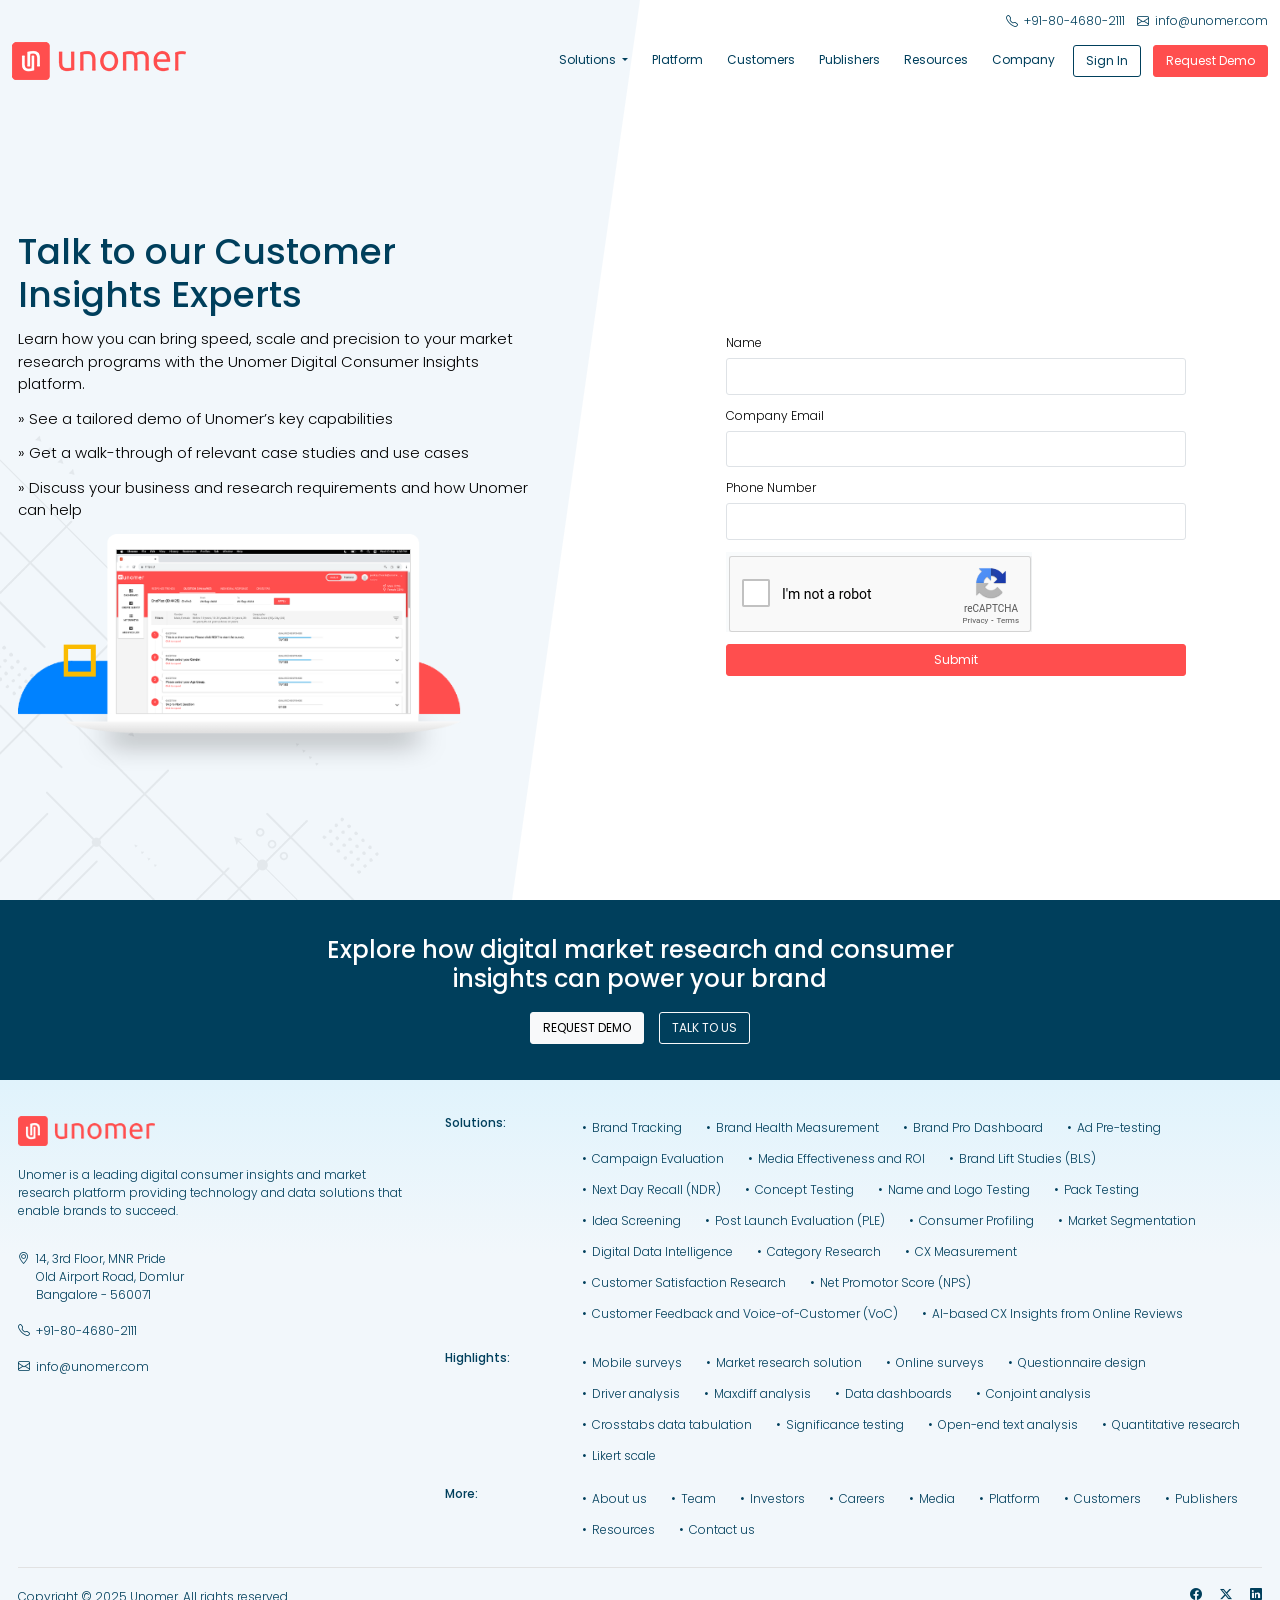
<file: lead-genration-form.html>
<!DOCTYPE html>
<html lang="en">
   <head>
      <base href="" />
      <meta charset="utf-8" />
      <meta name="viewport" content="width=device-width, initial-scale=1.0">
      <meta name="mobile-web-app-capable" content="yes">
      <title> Unomer </title>
      <link href="images/favicon.ico" type="image/x-icon" rel="shortcut icon" />
      <link rel="stylesheet" href="css/bootstrap.min.css" />
      <link rel="stylesheet" href="css/bootstrap-icons.min.css">
      <link rel="stylesheet" href="css/owl.carousel.css" />
      <link rel="stylesheet" href="css/style.css" />
      <link rel="stylesheet" href="css/responsive.css" />
   </head>
   <body>
      <!--Modal-Request Start-->  
      <div class="modal modal-xl fade" id="requestdemoModal" tabindex="-1" aria-labelledby="exampleModalLabel" aria-hidden="true">
         <div class="modal-dialog modal-dialog-centered modal-fullscreen-md-down">
            <div class="modal-content">
               <div class="popup-close">
                  <button type="button" class="btn-close opacity-100" data-bs-dismiss="modal" aria-label="Close"></button>
               </div>
               <div class="modal-body p-0">
                  <div class="row row-cols-1 row-cols-md-2 flex-column-reverse flex-md-row g-0">
                     <div class="col p-3 p-xl-5 pb-0 pb-xl-0 d-flex flex-column align-items-center bg-primary text-white">
                        <div>
                           <h1>Talk to our Customer Insights Experts</h1>
                           <p class="text-white my-4">Learn how you can bring speed, scale and precision to your market research programs with the Unomer Digital Consumer Insights platform. </p>
                           <ul class="arrow-list">
                              <li>See a tailored demo of Unomer’s key capabilities</li>
                              <li>Get a walk-through of relevant case studies and use cases</li>
                              <li>Discuss your business and research requirements and how Unomer can help</li>
                           </ul>
                        </div>
                        <div class="mt-4"><img src="images/request-demo-img.png" class="img-fluid" alt="" /></div>
                     </div>
                     <div class="col p-3 p-xl-5">
                        <form class="row g-3 needs-validation" novalidate>
                           <div class="col-md-12">
                              <label for="validationCustom01" class="form-label">Name</label>
                              <input type="text" class="form-control form-control-lg rounded-1" id="validationCustom01" value="" required>
                              <div class="valid-feedback">Looks good!</div>
                              <div class="invalid-feedback">Please enter your name.</div>
                           </div>
                           <div class="col-md-12">
                              <label for="validationCustom01" class="form-label">Email</label>
                              <input type="email" class="form-control form-control-lg rounded-1" id="validationCustom02" value="" required>
                              <div class="valid-feedback">Looks good!</div>
                              <div class="invalid-feedback">Please enter email address.</div>
                           </div>
                           <div class="col-md-12">
                              <label for="validationCustom01" class="form-label">Phone Number</label>
                              <input type="number" class="form-control form-control-lg rounded-1" id="validationCustom03" value="" required>
                              <div class="valid-feedback">Looks good!</div>
                              <div class="invalid-feedback">Please enter your phone number.</div>
                           </div>
                           <div class="col-md-12">
                              <label for="validationCustom01" class="form-label">Organization</label>
                              <input type="text" class="form-control form-control-lg rounded-1" id="validationCustom04" value="" required>
                              <div class="valid-feedback">Looks good!</div>
                              <div class="invalid-feedback">Please enter your organization name.</div>
                           </div>
                           <div class="col-md-12">
                              <label for="validationCustom01" class="form-label">Message (Optional)</label>
                              <input type="text" class="form-control form-control-lg rounded-1" id="validationCustom05" value="">
                           </div>
                           <div class="col-md-12"> Captch </div>
                           <div class="col-12 d-grid">
                              <button class="btn btn-primary btn-lg rounded-1" type="submit">Request Demo</button>
                           </div>
                        </form>
                     </div>
                  </div>
               </div>
            </div>
         </div>
      </div>
      <!--Modal-Request End-->  
      <!--Header Start-->  
      <header>
         <div class="top-bar">
            <div class="container-fluid py-3 px-3 px-xxl-6">
               <div class="d-none d-lg-flex gap-3 justify-content-end">
                  <a href="tel:8046802111"><i class="bi bi-telephone"></i><span class="ms-2">+91-80-4680-2111</span></a>
                  <a href="mailto:info@unomer.com"><i class="bi bi-envelope"></i><span class="ms-2">info@unomer.com</span></a>
               </div>
            </div>
         </div>
         <nav class="navbar navbar-expand-lg p-0">
            <div class="container-fluid  px-0 px-lg-3 px-xxl-6">
               <div class="mobile-header px-3 px-lg-0 py-2 py-lg-0">
                  <a class="brand" href="index.html"><img src="images/logo_web.png" class="img-fluid" alt="logo"></a>
                  <button class="navbar-toggler p-1 border-0" type="button" data-bs-toggle="collapse" data-bs-target="#navbarSupportedContent" aria-controls="navbarSupportedContent" aria-expanded="false" aria-label="Toggle navigation">
                  <span class="one"></span>
                  <span class="two"></span>
                  <span class="three"></span>
                  </button>
               </div>
               <div class="collapse navbar-collapse" id="navbarSupportedContent">
                  <div class="navbar-collapse-inner d-flex flex-column flex-lg-row h-100 ms-auto">
                     <ul class="navbar-nav  me-lg-3 px-3 p-lg-0 gap-lg-1 gap-xl-3">
                        <li class="nav-item dropdown">
                           <a class="nav-link dropdown-toggle" href="#" role="button" data-bs-toggle="dropdown" aria-expanded="false">
                           Solutions
                           </a>
                           <div class="dropdown-menu">
                              <div class="row row-cols-1 row-cols-md-3 ">
                                 <div class="col">
                                    <div class="dropdown-item">
                                       <div class="small fm-b-poppins border-bottom pb-3 mb-2 d-flex align-items-center"> 
                                          <img src="images/brand.png" class="d-block img-fluid me-2" alt="brand">
                                          BRAND SUCCESS
                                       </div>
                                       <ul>
                                          <li><a href="#">Brand Tracking</a></li>
                                          <li><a href="#">Brand Health Measurement</a></li>
                                          <li><a href="#">Brand Pro Dashboard</a></li>
                                       </ul>
                                    </div>
                                    <div class="dropdown-item ">
                                       <div class="small fm-b-poppins border-bottom pb-3 mb-2 d-flex align-items-center">
                                          <img src="images/adersting.png" class="d-block img-fluid me-2" alt="brand">
                                          ADVERTISING EFFECTIVENESS
                                       </div>
                                       <ul>
                                          <li><a href="#">Ad Pre-testing</a></li>
                                          <li><a href="#">Campaign Evaluation</a></li>
                                          <li><a href="#">Media Effectiveness and ROI</a></li>
                                          <li><a href="#">Brand Lift Studies (BLS)</a></li>
                                          <li><a href="#">Next Day Recall (NDR)</a></li>
                                          <li><a href="#">Celebrity Research</a></li>
                                       </ul>
                                    </div>
                                 </div>
                                 <div class="col">
                                    <div class="dropdown-item">
                                       <div class="small fm-b-poppins border-bottom pb-3 mb-2 d-flex align-items-center">
                                          <img src="images/consumer.png" class="d-block img-fluid me-2" alt="brand">
                                          CONSUMER UNDERSTANDING
                                       </div>
                                       <ul>
                                          <li><a href="#">Consumer Profiling</a></li>
                                          <li><a href="#">Market Segmentation</a></li>
                                          <li><a href="#">Category Research</a></li>
                                          <li>
                                             <a href="#" class="d-inline-flex d-md-flex align-items-start tag tag-yellow">
                                                <img src="images/prism.png" alt="" class="img-fluid flex-shrink-0"/>
                                                <div class="flex-grow-1 ps-2">
                                                   <strong class="d-block pb-1">Prism <i class="bi bi-arrow-right ms-1"></i></strong>
                                                   Digital Data Intelligence
                                                </div>
                                             </a>
                                          </li>
                                       </ul>
                                    </div>
                                    <div class="dropdown-item">
                                       <div class="small fm-b-poppins border-bottom pb-3 mb-2 d-flex align-items-center">
                                          <img src="images/product.png" class="d-block img-fluid me-2" alt="brand">    
                                          PRODUCT INNOVATION
                                       </div>
                                       <ul>
                                          <li><a href="#">Concept Testing</a></li>
                                          <li><a href="#">Name and Logo Testing</a></li>
                                          <li><a href="#">Pack Testing</a></li>
                                          <li><a href="#">Idea Screening</a></li>
                                       </ul>
                                    </div>
                                 </div>
                                 <div class="col">
                                    <div class="dropdown-item">
                                       <div class="small fm-b-poppins border-bottom pb-3 mb-2 d-flex align-items-center">
                                          <img src="images/customer.png" class="d-block img-fluid me-2" alt="brand">
                                          CUSTOMER EXPERIENCE
                                       </div>
                                       <ul>
                                          <li><a href="#">CX Measurement</a></li>
                                          <li><a href="#">Customer Satisfaction Research</a></li>
                                          <li><a href="#">Net Promoter Score (NPS)</a></li>
                                          <li><a href="#">Feedback Management</a></li>
                                          <li>
                                             <a href="#" class="d-inline-flex d-md-flex align-items-start tag tag-blue">
                                                <img src="images/sentisine.png" alt="" class="img-fluid flex-shrink-0"/>
                                                <div class="flex-grow-1 ps-2">
                                                   <strong class="d-block pb-1">Sentisine <i class="bi bi-arrow-right ms-1"></i></strong>
                                                   AI-based CX Insights<br/> from Online Reviews
                                                </div>
                                             </a>
                                          </li>
                                       </ul>
                                    </div>
                                    <div class="launch-item">
                                       <h6 class="mb-3">New Launch</h6>
                                       <div id="carouselExampleIndicators" class="carousel slide" data-bs-ride="carousel">
                                          <div class="carousel-inner">
                                             <div class="carousel-item active">
                                                <img src="images/newlaunch.png" class="d-block img-fluid" alt="new">
                                                <p class="m-0 pt-2 ">Use videos to let consumers share stories</p>
                                             </div>
                                          </div>
                                       </div>
                                    </div>
                                 </div>
                              </div>
                           </div>
                        </li>
                        <li class="nav-item">
                           <a class="nav-link" href="#">Platform</a>
                        </li>
                        <li class="nav-item">
                           <a class="nav-link" href="#">Customers</a>
                        </li>
                        <li class="nav-item">
                           <a class="nav-link" href="#">Publishers</a>
                        </li>
                        <li class="nav-item">
                           <a class="nav-link" href="#">Resources</a>
                        </li>
                        <li class="nav-item">
                           <a class="nav-link" href="company.html">Company</a>
                        </li>
                     </ul>
                     <div class="d-flex gap-3 py-3 px-3 p-lg-0">
                        <a class="btn btn-outline-black btn-lg rounded-1 fs-6" href="#">Sign In</a>
                        <a class="btn btn-primary btn-lg rounded-1 fs-6" href="#" data-bs-toggle="modal" data-bs-target="#requestdemoModal"><span>Request Demo</span></a> 
                     </div>
                  </div>
                  <div class="d-lg-none d-flex gap-3 py-3 px-3 p-lg-0 text-center   justify-content-around">
                     <a href="tel:8046802111 "><i class="bi bi-telephone"></i><span class="ms-2">+91-80-4680-2111</span></a>
                     <a href="mailto:info@unomer.com"><i class="bi bi-envelope"></i><span class="ms-2">info@unomer.com</span></a>
                  </div>
               </div>
            </div>
         </nav>
      </header>
      <!--Header End--> 
      
      <div id="wrapper" class="wrapper-no-animation">
                
         <!--Banner Generation Start-->
         <section class="banner-generation active" >
            <div class=" pattern pattern-about space-top px-4 px-xxl-0 px-xxl-6 d-flex flex-column justify-content-center">
               <div class="row align-items-center">
                  <div class="col-12 col-xl-6">
                     <div class="content reveal position-relative z-2 ">
                        <h1 class="mb-3">Talk to our Customer Insights Experts</h1>
                        <p>Learn how you can bring speed, scale and precision to your market research programs with the Unomer Digital Consumer Insights platform.</p>
                        <p>» See a tailored demo of Unomer’s key capabilities</p>
                        <p>» Get a walk-through of relevant case studies and use cases </p>
                        <p>» Discuss your business and research requirements and how Unomer can help</p>
                        <img src="images/lead-genration.png" class="img-fluid d-none d-md-block request-img">
                     </div>
                      
                  </div>
                  <div class="col-12 col-xl-6">
                     <div class="bg-white p-4 p-xl-0 my-4 my-xl-0">
                        <form class="lead-form reveal">
                           <div class="mb-3">
                              <label for="name" class="form-label">Name</label>
                              <input type="text" class="form-control form-control-lg rounded-1">
                           </div>  
                           <div class="mb-3">
                              <label class="form-label">Company Email</label>
                              <input type="email" class="form-control form-control-lg rounded-1">
                           </div>
                           <div class="mb-3">
                              <label class="form-label">Phone Number</label>
                              <input type="number" class="form-control form-control-lg rounded-1">
                           </div>
                            <div class="mb-3">
                                <img src="images/captcha.png" class="img-fluid">
                           </div>
                            <button onclick="myFunction(event)" class="btn btn-primary btn-lg rounded-1 w-100">Submit</button>
                            
                        </form>
                         
                         <div class="text-center lead-success-message d-none">
                             <img src="images/success.png" class="img-fluid">
                             <h3 class="my-4">Thank you for your interest!</h3>
                             <a class="btn btn-primary btn-lg rounded-1 mb-4">Click Here to Download Report</a>
                             <p class="mb-2 small">For more information, please reach out to us on</p>
                                <div class="d-flex justify-content-center gap-3">
                                    <a href="tel:8046802111"><i class="bi bi-telephone"></i><span class="ms-2">+91-80-4680-2111</span></a>
                                    <a href="mailto:info@unomer.com"><i class="bi bi-envelope"></i><span class="ms-2">info@unomer.com</span></a>
                                </div>
                         </div> 
                         
                     </div>
                  </div>
               </div>
            </div>
         </section>
            <!--Banner Generation End-->
              
      </div>
      <!--Footer Start-->  
      <footer class="light-bluegrey-bg">
         <div class="bg-primary px-4 px-xl-0 py-5 text-center slide-in-top_1">
            <div class="container g-0 g-xl-4">
               <h2 class="mb-4 text-white">Explore how digital market research and consumer insights can power your brand</h2>
               <a href="#" alt="" class="btn btn-light btn-lg rounded-1 mx-2" data-bs-toggle="modal" data-bs-target="#requestdemoModal">REQUEST DEMO</a> 
               <a href="#" alt="" class="btn btn-outline-light btn-lg rounded-1 mx-2">TALK TO US</a>
            </div>
         </div>
         <div class="footer-bg slide-in-top_2 px-4 px-xl-6 pt-5">
            <div class="row g-4 g-xl-5">
               <div class="col-12 col-xl-4 col-xxl-3 footer-about border-bottom border-xl-0 pb-4 pb-xl-0">
                  <img src="images/logo_web.png" alt="" />
                  <p>Unomer is a leading digital consumer insights and market research platform providing technology and data solutions that enable brands to succeed.</p>
                  <ul class="d-md-flex d-xl-block align-content-start justify-content-start gap-md-5">
                     <li class="d-flex gap-2">
                        <strong><i class="bi bi-geo-alt"></i></strong>
                        <span>14, 3rd Floor, MNR Pride <br/>Old Airport Road, Domlur <br/>Bangalore - 560071</span>
                     </li>
                     <li class="d-flex gap-2 my-4 my-md-0 my-xl-4">
                        <strong><i class="bi bi-telephone"></i></strong> 
                        <span>+91-80-4680-2111</span>
                     </li>
                     <li class="d-flex gap-2">
                        <strong><i class="bi bi-envelope"></i></strong>
                        <span><a href="mailto:info@unomer.com"> info@unomer.com</a></span>
                     </li>
                  </ul>
               </div>
               <div class="col-12 col-xl-8 col-xxl-9">
                  <div class="row g-2">
                     <div class="col-12 col-md-2 h5">Solutions:</div>
                     <div class="col-12 col-md-10">
                        <ul class="footer-menu-hr">
                           <li><a href="#">Brand Tracking</a></li>
                           <li><a href="#">Brand Health Measurement</a></li>
                           <li><a href="#">Brand Pro Dashboard</a></li>
                           <li><a href="#">Ad Pre-testing</a></li>
                           <li><a href="#">Campaign Evaluation</a></li>
                           <li><a href="#">Media Effectiveness and ROI</a></li>
                           <li><a href="#">Brand Lift Studies (BLS)</a></li>
                           <li><a href="#">Next Day Recall (NDR)</a></li>
                           <li><a href="#">Concept Testing</a></li>
                           <li><a href="#">Name and Logo Testing</a></li>
                           <li><a href="#">Pack Testing</a></li>
                           <li><a href="#">Idea Screening</a></li>
                           <li><a href="#">Post Launch Evaluation (PLE)</a></li>
                           <li><a href="#">Consumer Profiling</a></li>
                           <li><a href="#">Market Segmentation</a></li>
                           <li><a href="#">Digital Data Intelligence</a></li>
                           <li><a href="#">Category Research</a></li>
                           <li><a href="#">CX Measurement</a></li>
                           <li><a href="#">Customer Satisfaction Research</a></li>
                           <li><a href="#">Net Promotor Score (NPS)</a></li>
                           <li><a href="#">Customer Feedback and Voice-of-Customer (VoC)</a></li>
                           <li><a href="#">AI-based CX Insights from Online Reviews</a></li>
                        </ul>
                     </div>
                  </div>
                  <div class="row g-2 my-3">
                     <div class="col-12 col-md-2 h5">Highlights:</div>
                     <div class="col-12 col-md-10">
                        <ul class="footer-menu-hr">
                           <li><a href="#">Mobile surveys</a></li>
                           <li><a href="#">Market research solution</a></li>
                           <li><a href="#">Online surveys</a></li>
                           <li><a href="#">Questionnaire design</a></li>
                           <li><a href="#">Driver analysis</a></li>
                           <li><a href="#">Maxdiff analysis</a></li>
                           <li><a href="#">Data dashboards</a></li>
                           <li><a href="#">Conjoint analysis</a></li>
                           <li><a href="#">Crosstabs data tabulation</a></li>
                           <li><a href="#">Significance testing</a></li>
                           <li><a href="#">Open-end text analysis</a></li>
                           <li><a href="#">Quantitative research</a></li>
                           <li><a href="#">Likert scale</a></li>
                        </ul>
                     </div>
                  </div>
                  <div class="row g-2">
                     <div class="col-12 col-md-2 h5">More:</div>
                     <div class="col-12 col-md-10">
                        <ul class="footer-menu-hr">
                           <li><a href="#">About us</a></li>
                           <li><a href="#">Team</a></li>
                           <li><a href="#">Investors</a></li>
                           <li><a href="#">Careers</a></li>
                           <li><a href="#">Media</a></li>
                           <li><a href="#">Platform</a></li>
                           <li><a href="#">Customers</a></li>
                           <li><a href="#">Publishers</a></li>
                           <li><a href="#">Resources</a></li>
                           <li><a href="#">Contact us</a></li>
                        </ul>
                     </div>
                  </div>
               </div>
            </div>
            <div class="footer-copyright-section mt-4">
               <div class="row row-cols-1 row-cols-md-2 g-3 g-lg-0">
                  <div class="col text-center text-md-start fs-5">
                     Copyright © 2025 Unomer. All rights reserved.
                  </div>
                  <div class="col d-flex justify-content-center justify-content-md-end">
                     <ul class="d-flex gap-4">
                        <li class="h3"> <a href=""><i class="bi bi-facebook"></i></a> </li>
                        <li class="h3"> <a href=""><i class="bi bi-twitter-x"></i></a> </li>
                        <li class="h3"> <a href=""><i class="bi bi-linkedin"></i></a> </li>
                     </ul>
                  </div>
               </div>
            </div>
         </div>
         <div id="back-top" class="position-fixed rounded-5 d-flex align-items-center justify-content-center" ><i class="bi bi-arrow-up-short"></i></div>
      </footer>
      <!--Footer End--> 
      
      <!-- Script --> 
      <script src="js/jquery.js"></script>  
      <script src="js/bootstrap.bundle.min.js"></script> 
      <script src="js/owl.carousel.js"></script>  
      <script src="js/gsap.min.js"></script>
      <script src="js/ScrollTrigger.min.js"></script>
      <script src="js/custom.js"></script> 
      
      
  
<script>
    function myFunction(event) {
        event.preventDefault(); // ✅ Prevent form submission

        let form = document.querySelector(".lead-form");
        let successMessage = document.querySelector(".lead-success-message");

        if (form && successMessage) {
            form.classList.add("d-none"); // Hide form
            successMessage.classList.remove("d-none"); // Show success message
        }
    }
</script>
      
      
   </body>
</html>
</file>
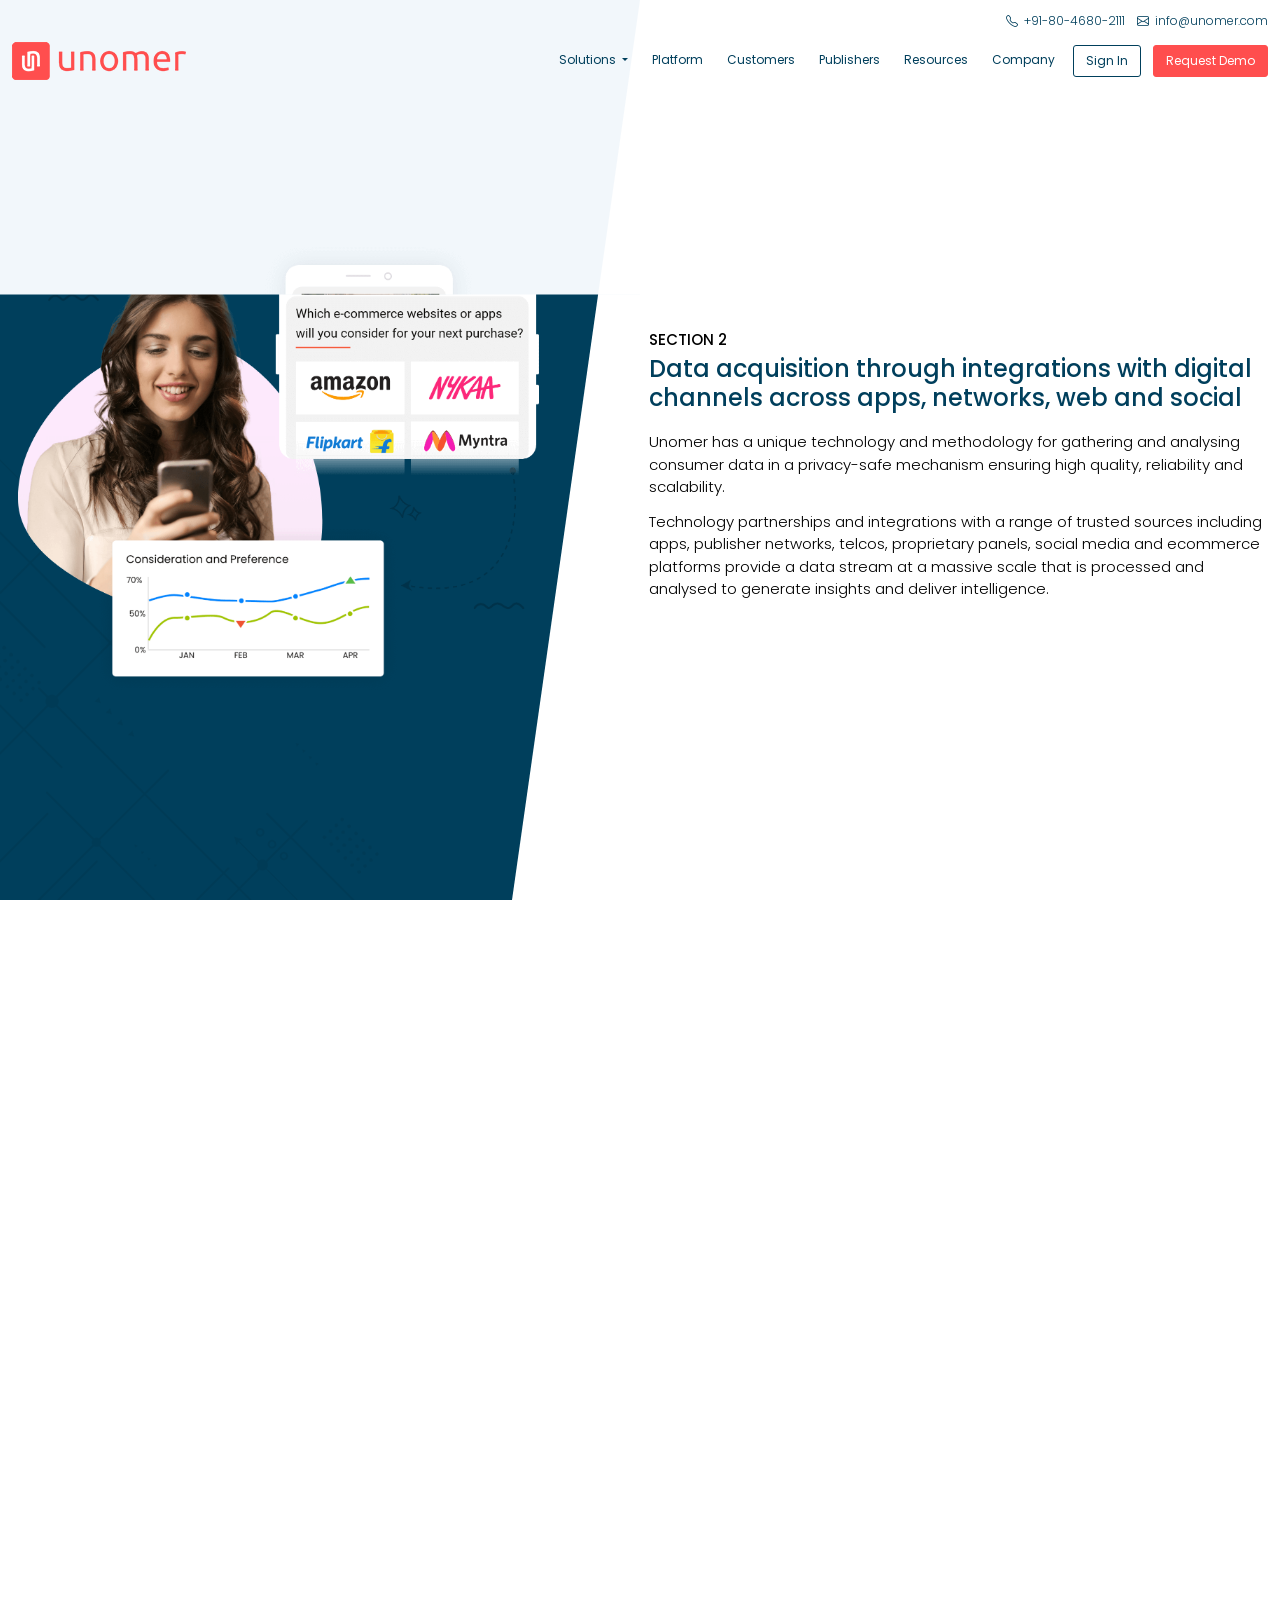
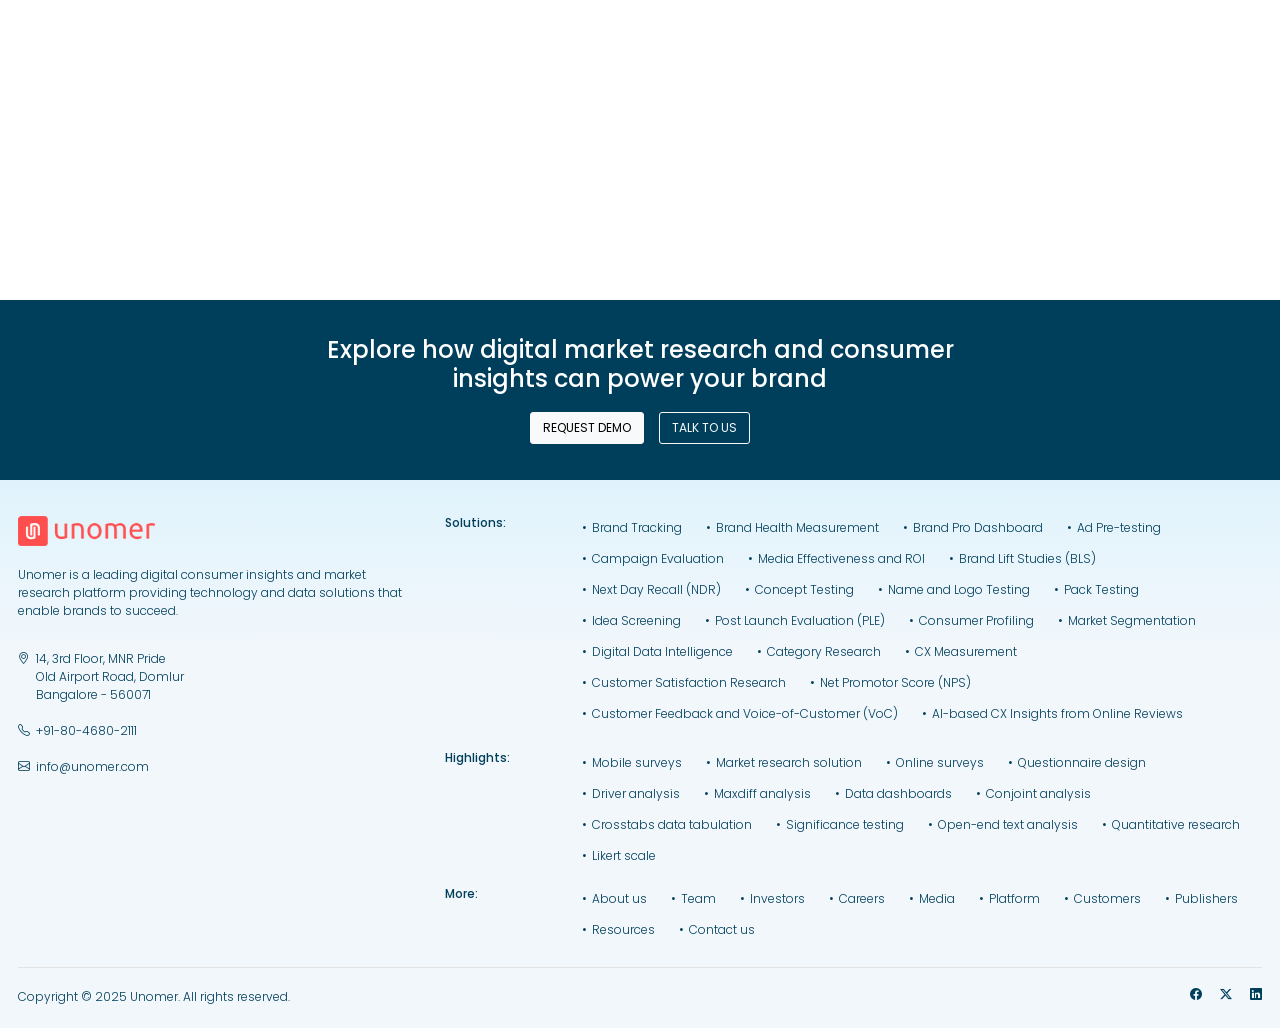
<file: platform.html>
<!DOCTYPE html>
<html lang="en">
   <head>
      <base href="" />
      <meta charset="utf-8" />
      <meta name="viewport" content="width=device-width, initial-scale=1.0">
      <meta name="mobile-web-app-capable" content="yes">
      <title> Unomer </title>
      <link href="images/favicon.ico" type="image/x-icon" rel="shortcut icon" />
      <link rel="stylesheet" href="css/bootstrap.min.css" />
      <link rel="stylesheet" href="css/bootstrap-icons.min.css">
      <link rel="stylesheet" href="css/owl.carousel.css" />
      <link rel="stylesheet" href="css/style.css" />
      <link rel="stylesheet" href="css/responsive.css" />
   </head>
   <body>
      <!--Modal-Request Start-->  
      <div class="modal modal-xl fade" id="requestdemoModal" tabindex="-1" aria-labelledby="exampleModalLabel" aria-hidden="true">
         <div class="modal-dialog modal-dialog-centered modal-fullscreen-md-down">
            <div class="modal-content">
               <div class="popup-close">
                  <button type="button" class="btn-close opacity-100" data-bs-dismiss="modal" aria-label="Close"></button>
               </div>
               <div class="modal-body p-0">
                  <div class="row row-cols-1 row-cols-md-2 flex-column-reverse flex-md-row g-0">
                     <div class="col p-3 p-xl-5 pb-0 pb-xl-0 d-flex flex-column align-items-center bg-primary text-white">
                        <div>
                           <h1>Talk to our Customer Insights Experts</h1>
                           <p class="text-white my-4">Learn how you can bring speed, scale and precision to your market research programs with the Unomer Digital Consumer Insights platform. </p>
                           <ul class="arrow-list">
                              <li>See a tailored demo of Unomer’s key capabilities</li>
                              <li>Get a walk-through of relevant case studies and use cases</li>
                              <li>Discuss your business and research requirements and how Unomer can help</li>
                           </ul>
                        </div>
                        <div class="mt-4"><img src="images/request-demo-img.png" class="img-fluid" alt="" /></div>
                     </div>
                     <div class="col p-3 p-xl-5">
                        <form class="row g-3 needs-validation" novalidate>
                           <div class="col-md-12">
                              <label for="validationCustom01" class="form-label">Name</label>
                              <input type="text" class="form-control form-control-lg rounded-1" id="validationCustom01" value="" required>
                              <div class="valid-feedback">Looks good!</div>
                              <div class="invalid-feedback">Please enter your name.</div>
                           </div>
                           <div class="col-md-12">
                              <label for="validationCustom01" class="form-label">Email</label>
                              <input type="email" class="form-control form-control-lg rounded-1" id="validationCustom02" value="" required>
                              <div class="valid-feedback">Looks good!</div>
                              <div class="invalid-feedback">Please enter email address.</div>
                           </div>
                           <div class="col-md-12">
                              <label for="validationCustom01" class="form-label">Phone Number</label>
                              <input type="number" class="form-control form-control-lg rounded-1" id="validationCustom03" value="" required>
                              <div class="valid-feedback">Looks good!</div>
                              <div class="invalid-feedback">Please enter your phone number.</div>
                           </div>
                           <div class="col-md-12">
                              <label for="validationCustom01" class="form-label">Organization</label>
                              <input type="text" class="form-control form-control-lg rounded-1" id="validationCustom04" value="" required>
                              <div class="valid-feedback">Looks good!</div>
                              <div class="invalid-feedback">Please enter your organization name.</div>
                           </div>
                           <div class="col-md-12">
                              <label for="validationCustom01" class="form-label">Message (Optional)</label>
                              <input type="text" class="form-control form-control-lg rounded-1" id="validationCustom05" value="">
                           </div>
                           <div class="col-md-12"> Captch </div>
                           <div class="col-12 d-grid">
                              <button class="btn btn-primary btn-lg rounded-1" type="submit">Request Demo</button>
                           </div>
                        </form>
                     </div>
                  </div>
               </div>
            </div>
         </div>
      </div>
      <!--Modal-Request End-->  
      <!--Header Start-->  
      <header>
         <div class="top-bar">
            <div class="container-fluid py-3 px-3 px-xxl-6">
               <div class="d-none d-lg-flex gap-3 justify-content-end">
                  <a href="tel:8046802111"><i class="bi bi-telephone"></i><span class="ms-2">+91-80-4680-2111</span></a>
                  <a href="mailto:info@unomer.com"><i class="bi bi-envelope"></i><span class="ms-2">info@unomer.com</span></a>
               </div>
            </div>
         </div>
         <nav class="navbar navbar-expand-lg p-0">
            <div class="container-fluid  px-0 px-lg-3 px-xxl-6">
               <div class="mobile-header px-3 px-lg-0 py-2 py-lg-0">
                  <a class="brand" href="index.html"><img src="images/logo_web.png" class="img-fluid" alt="logo"></a>
                  <button class="navbar-toggler p-1 border-0" type="button" data-bs-toggle="collapse" data-bs-target="#navbarSupportedContent" aria-controls="navbarSupportedContent" aria-expanded="false" aria-label="Toggle navigation">
                  <span class="one"></span>
                  <span class="two"></span>
                  <span class="three"></span>
                  </button>
               </div>
               <div class="collapse navbar-collapse" id="navbarSupportedContent">
                  <div class="navbar-collapse-inner d-flex flex-column flex-lg-row h-100 ms-auto">
                     <ul class="navbar-nav  me-lg-3 px-3 p-lg-0 gap-lg-1 gap-xl-3">
                        <li class="nav-item dropdown">
                           <a class="nav-link dropdown-toggle" href="#" role="button" data-bs-toggle="dropdown" aria-expanded="false">
                           Solutions
                           </a>
                           <div class="dropdown-menu">
                              <div class="row row-cols-1 row-cols-md-3 ">
                                 <div class="col">
                                    <div class="dropdown-item">
                                       <div class="small fm-b-poppins border-bottom pb-3 mb-2 d-flex align-items-center"> 
                                          <img src="images/brand.png" class="d-block img-fluid me-2" alt="brand">
                                          BRAND SUCCESS
                                       </div>
                                       <ul>
                                          <li><a href="#">Brand Tracking</a></li>
                                          <li><a href="#">Brand Health Measurement</a></li>
                                          <li><a href="#">Brand Pro Dashboard</a></li>
                                       </ul>
                                    </div>
                                    <div class="dropdown-item ">
                                       <div class="small fm-b-poppins border-bottom pb-3 mb-2 d-flex align-items-center">
                                          <img src="images/adersting.png" class="d-block img-fluid me-2" alt="brand">
                                          ADVERTISING EFFECTIVENESS
                                       </div>
                                       <ul>
                                          <li><a href="#">Ad Pre-testing</a></li>
                                          <li><a href="#">Campaign Evaluation</a></li>
                                          <li><a href="#">Media Effectiveness and ROI</a></li>
                                          <li><a href="#">Brand Lift Studies (BLS)</a></li>
                                          <li><a href="#">Next Day Recall (NDR)</a></li>
                                          <li><a href="#">Celebrity Research</a></li>
                                       </ul>
                                    </div>
                                 </div>
                                 <div class="col">
                                    <div class="dropdown-item">
                                       <div class="small fm-b-poppins border-bottom pb-3 mb-2 d-flex align-items-center">
                                          <img src="images/consumer.png" class="d-block img-fluid me-2" alt="brand">
                                          CONSUMER UNDERSTANDING
                                       </div>
                                       <ul>
                                          <li><a href="#">Consumer Profiling</a></li>
                                          <li><a href="#">Market Segmentation</a></li>
                                          <li><a href="#">Category Research</a></li>
                                          <li>
                                             <a href="#" class="d-inline-flex d-md-flex align-items-start tag tag-yellow">
                                                <img src="images/prism.png" alt="" class="img-fluid flex-shrink-0"/>
                                                <div class="flex-grow-1 ps-2">
                                                   <strong class="d-block pb-1">Prism <i class="bi bi-arrow-right ms-1"></i></strong>
                                                   Digital Data Intelligence
                                                </div>
                                             </a>
                                          </li>
                                       </ul>
                                    </div>
                                    <div class="dropdown-item">
                                       <div class="small fm-b-poppins border-bottom pb-3 mb-2 d-flex align-items-center">
                                          <img src="images/product.png" class="d-block img-fluid me-2" alt="brand">    
                                          PRODUCT INNOVATION
                                       </div>
                                       <ul>
                                          <li><a href="#">Concept Testing</a></li>
                                          <li><a href="#">Name and Logo Testing</a></li>
                                          <li><a href="#">Pack Testing</a></li>
                                          <li><a href="#">Idea Screening</a></li>
                                       </ul>
                                    </div>
                                 </div>
                                 <div class="col">
                                    <div class="dropdown-item">
                                       <div class="small fm-b-poppins border-bottom pb-3 mb-2 d-flex align-items-center">
                                          <img src="images/customer.png" class="d-block img-fluid me-2" alt="brand">
                                          CUSTOMER EXPERIENCE
                                       </div>
                                       <ul>
                                          <li><a href="#">CX Measurement</a></li>
                                          <li><a href="#">Customer Satisfaction Research</a></li>
                                          <li><a href="#">Net Promoter Score (NPS)</a></li>
                                          <li><a href="#">Feedback Management</a></li>
                                          <li>
                                             <a href="#" class="d-inline-flex d-md-flex align-items-start tag tag-blue">
                                                <img src="images/sentisine.png" alt="" class="img-fluid flex-shrink-0"/>
                                                <div class="flex-grow-1 ps-2">
                                                   <strong class="d-block pb-1">Sentisine <i class="bi bi-arrow-right ms-1"></i></strong>
                                                   AI-based CX Insights<br/> from Online Reviews
                                                </div>
                                             </a>
                                          </li>
                                       </ul>
                                    </div>
                                    <div class="launch-item">
                                       <h6 class="mb-3">New Launch</h6>
                                       <div id="carouselExampleIndicators" class="carousel slide" data-bs-ride="carousel">
                                          <div class="carousel-inner">
                                             <div class="carousel-item active">
                                                <img src="images/newlaunch.png" class="d-block img-fluid" alt="new">
                                                <p class="m-0 pt-2 ">Use videos to let consumers share stories</p>
                                             </div>
                                          </div>
                                       </div>
                                    </div>
                                 </div>
                              </div>
                           </div>
                        </li>
                         <li class="nav-item">
                           <a class="nav-link" href="platform.html">Platform</a>
                        </li>
                        <li class="nav-item">
                            <a class="nav-link" href="customers.html">Customers</a>
                        </li>
                        <li class="nav-item">
                           <a class="nav-link" href="publishers.html">Publishers</a>
                        </li>
                        <li class="nav-item">
                           <a class="nav-link" href="resources.html">Resources</a>
                        </li>
                        <li class="nav-item">
                           <a class="nav-link" href="company.html">Company</a>
                        </li>
                     </ul>
                     <div class="d-flex gap-3 py-3 px-3 p-lg-0">
                        <a class="btn btn-outline-black btn-lg rounded-1 fs-6" href="#">Sign In</a>
                        <a class="btn btn-primary btn-lg rounded-1 fs-6" href="#" data-bs-toggle="modal" data-bs-target="#requestdemoModal"><span>Request Demo</span></a> 
                     </div>
                  </div>
                  <div class="d-lg-none d-flex gap-3 py-3 px-3 p-lg-0 text-center   justify-content-around">
                     <a href="tel:8046802111 "><i class="bi bi-telephone"></i><span class="ms-2">+91-80-4680-2111</span></a>
                     <a href="mailto:info@unomer.com"><i class="bi bi-envelope"></i><span class="ms-2">info@unomer.com</span></a>
                  </div>
               </div>
            </div>
         </nav>
      </header>
      <!--Header End-->  
      
      <!--Main Wrapper Start-->  
      <div id="wrapper">
          
         <!--Banner Start -->
         <section class="jarallax active" id="slide_1">
            <div class="w-100">
               <div class="banner-bg banner-platform height">
                  <div class="top-slide-left justify-content-xl-center align-items-xl-end px-md-4 px-xxl-6 ">
                     <div class="hero-graphic reveal">
                        <div class="hero-banner-content py-4 py-md-0">
                           <h1 class="mb-3 reveal">The Next-Gen Consumer Insights Platform</h1>
                           <h4 class="mb-3 lh-base fm-m-poppins reveal">Activating the power of data for extraordinary business outcomes</h4>
                           <div class="d-flex gap-2 gap-md-4">
                              <a href="#" class="btn btn-primary py-3 rounded-1 fm-sb-poppins reveal" data-bs-toggle="modal" data-bs-target="#requestdemoModal">REQUEST DEMO</a> 
                              <a href="#" class="btn btn-outline-dark py-3 rounded-1 fm-sb-poppins reveal" data-bs-toggle="modal" data-bs-target="#requestdemoModal">TALK TO US</a>
                           </div>
                        </div>
                        <div class="hero-banner-mobile d-md-none">
                           <img src="images/customers/customers-banner-m.jpg" alt="" class="img-fluid w-100" />
                        </div>
                     </div>
                     <div class="customers-bg-slider slide-in-top_1 justify-content-center">
                        <div class="owl-carousel owl-theme owl-customer our-customer mx-md-0 mx-lg-5 d-flex align-items-center reveal">
                            
                           <div class="item"><img src="images/brand/lowe-lintas.png" alt="" /> </div>
                           <div class="item"><img src="images/brand/mindshare.png" alt="" /> </div>
                           <div class="item"><img src="images/brand/ogilvy.png" alt="" /> </div>
                           <div class="item"><img src="images/brand/wyp.png" alt="" /> </div>
                           <div class="item"><img src="images/brand/zenith-media.png" alt="" /> </div>
                           <div class="item"><img src="images/brand/coin-switch.png" alt="" /> </div>
                           <div class="item"><img src="images/brand/hdfc-bank.png" alt="" /> </div>
                           <div class="item"><img src="images/brand/paytm.png" alt="" /> </div>
                           <div class="item"><img src="images/brand/ceat.png" alt="" /> </div>
                           <div class="item"><img src="images/brand/hero.png" alt="" /> </div>
                           <div class="item"><img src="images/brand/polycab.png" alt="" /> </div>
                           <div class="item"><img src="images/brand/airtel.png" alt="" /> </div>
                           <div class="item"><img src="images/brand/1x-bet.png" alt="" /> </div>
                           <div class="item"><img src="images/brand/allen-digital.png" alt="" /> </div>
                           <div class="item"><img src="images/brand/kuku-fm.png" alt="" /> </div>
                           <div class="item"><img src="images/brand/nestasia.png" alt="" /> </div>
                           <div class="item"><img src="images/brand/simplilearn.png" alt="" /> </div>
                           <div class="item"><img src="images/brand/wrogn.png" alt="" /> </div>
                           <div class="item"><img src="images/brand/carlsberg.png" alt="" /> </div>
                           <div class="item"><img src="images/brand/Dabur.png" alt="" /> </div>
                           <div class="item"><img src="images/brand/diageo.png" alt="" /> </div>
                           <div class="item"><img src="images/brand/itc-foods.png" alt="" /> </div>
                           <div class="item"><img src="images/brand/mondelez.png" alt="" /> </div>  
                           <div class="item"><img src="images/brand/soulfull.png" alt="" /> </div>
                           <div class="item"><img src="images/brand/mogu_mogu.png" alt="" /> </div> 
                           <div class="item"><img src="images/brand/ub_group.png" alt="" /> </div> 
                           <div class="item"><img src="images/brand/hindustan-times.png" alt="" /> </div>
                           <div class="item"><img src="images/brand/mxplayer.png" alt="" /> </div>
                           <div class="item"><img src="images/brand/jio_star.png" alt="" /> </div>
                           <div class="item"><img src="images/brand/naukri.png" alt="" /> </div>
                             
                        </div>
                     </div>
                  </div>
               </div>
            </div>  
         </section>
         <!--Banner End -->
         
          <!--OUR CUSTOMERS Start-->
         <section class="jarallax py-5 py-xl-0" id="slide_2">
            <div class="pattern pattern-about height mx-4 mx-xl-0 p-4 py-xxl-0 px-xxl-6 d-flex flex-column justify-content-center">
               <div class="row align-items-center">
                  <div class="col-12 col-xl-6">
                     <div class="pattern-img reveal">
                        <picture>
                           <source media="(max-width:1199px)" srcset="images/company/about.png">
                           <img src="images/company/about.png" alt="" class="img-fluid" />
                        </picture>
                     </div>
                  </div>
                  <div class="col-12 col-xl-6">
                     <div class="bg-white p-4 p-xl-0">
                        <h5 class="text-black reveal">SECTION 1</h5>
                        <h2 class="reveal mb-4">When it comes to understanding consumers, leading brands choose the Unomer Consumer Insights Platform</h2>
                        <p class="reveal">Utilizing cutting-edge technology and dependable data, our platform delivers accurate insights, enabling clients to make informed and timely marketing and product decisions. </p>
                        <p class="reveal">Our platform seamlessly integrates vast consumer access and data sources with </p>
                        <p class="reveal">robust analytics, user-friendly dashboards, and expert knowledge to deliver impactful and actionable insights.</p>
                     </div>
                  </div>
               </div>
            </div>
         </section>
         <!--OUR CUSTOMERS End--> 
          
         <!--Digital Start-->
         <section class="jarallax py-5 py-xl-0" id="slide_3">
            <div class="pattern pattern-dark-blue height mx-4 mx-xl-0 p-4 py-xxl-0 px-xxl-6 d-flex flex-column justify-content-center">
               <div class="row align-items-center ">
                  <div class="col-12 col-xl-6">
                  <div class="pattern-img reveal">
                        <picture>
                           <source media="(max-width:1199px)" srcset="images/home/Solution-md.png">
                           <img src="images/home/solutions.png" alt="" class="img-fluid" />
                        </picture>
                     </div>     
                  </div>
                  <div class="col-12 col-xl-6"> 
                      <div class="bg-white p-4 p-xl-0">
                        <h5 class="text-black reveal">SECTION 2</h5>
                        <h2 class="reveal mb-4">Data acquisition through integrations with digital channels across apps, networks, web and social</h2>
                        <p class="reveal">Unomer has a unique technology and methodology for gathering and analysing consumer data in a privacy-safe mechanism ensuring high quality, reliability and scalability. </p>
                        <p class="reveal">Technology partnerships and integrations with a range of trusted sources including apps, publisher networks, telcos, proprietary panels, social media and ecommerce platforms provide a data stream at a massive scale that is processed and analysed to generate insights and deliver intelligence.</p>
                     </div>
                  </div>
               </div>
            </div>
         </section>
         <!--Digital End-->
         
         
                <!--Testimonial Start-->
         <section class="jarallax py-5 py-xl-0 " id="slide_4">
            <div class="mx-4 mx-xl-0 px-4 testimonial-bg">
               <div class="height d-flex align-items-center px-xl-3 px-xxl-6 pt-4 pb-5 py-xl-0">
                  <div id="carouselTestimonial" class="carousel slide" data-bs-ride="carousel">
                     <div class="carousel-indicators reveal">
                        <button type="button" data-bs-target="#carouselTestimonial" data-bs-slide-to="0" class="active" aria-label="Slide 1"></button>
                        <button type="button" data-bs-target="#carouselTestimonial" data-bs-slide-to="1" aria-label="Slide 2"></button>
                        <button type="button" data-bs-target="#carouselTestimonial" data-bs-slide-to="2" aria-label="Slide 3"></button>
                        <button type="button" data-bs-target="#carouselTestimonial" data-bs-slide-to="3" aria-label="Slide 4"></button>
                     </div>
                     <div class="carousel-inner slide-in-top_1">
                        <div class="carousel-item active">
                           <div class="row g-5 align-items-center">
                              <div class="col-12 col-xl-4 text-center">
                                 <img class="img-fluid px-5 px-md-0 testimonial-img reveal" src="images/DipeshMasrani.png" alt="" />
                              </div>
                              <div class="col-12 col-xl-8 testimonial-content text-white">
                                 <h1 class="reveal">Unomer gives us remarkable agility along with reliable consumer insights and intelligence for critical marketing decisions. <span class="last-testimonial"><img src="images/testimonial-rht.png" alt="" /></span></h1>
                                 <div class="d-md-flex align-items-center testimonial-desc">
                                    <img src="images/carlsberg-logo.png" alt="" class="img-fluid small reveal" />
                                    <div class="personal-dtl mt-4 mt-md-0 reveal">
                                       <span class="testimonial-name fm-m-poppins d-block m-0">Dipesh Masrani</span>
                                       <span class="testimonial-country d-block my-1 fst-italic">Lead, Consumer Insights & Innovations</span>
                                       <span class="testimonial-company d-block m-0 opacity-50 fst-italic d-none">Carlsberg</span>
                                    </div>
                                 </div>
                              </div>
                           </div>
                        </div>
                        <div class="carousel-item">
                           <div class="row g-5 align-items-center">
                              <div class="col-12 col-xl-4 text-center">
                                 <img class="img-fluid px-5 px-md-0 testimonial-img" src="images/NitinKarkare.png" alt="" />
                              </div>
                              <div class="col-12 col-xl-8 testimonial-content text-white">
                                 <h1>Unomer is easy-to-use, fast and scalable. It gives us the pulse of the consumer so our advertising and marketing innovations can be powered by data and insights. <span class="last-testimonial"><img src="images/testimonial-rht.png" alt="" /></span></h1>
                                 <div class="d-md-flex align-items-center testimonial-desc">
                                    <img src="images/fcbulka-logo.png" class="img-fluid small" alt="" />
                                    <div class="personal-dtl mt-4 mt-md-0">
                                       <span class="testimonial-name fm-m-poppins d-block m-0">Nitin Karkare</span>
                                       <span class="testimonial-country d-block my-1 fst-italic">Chief Executive Officer</span>
                                       <span class="testimonial-company d-block m-0 opacity-50 fst-italic d-none">FCB Ulka</span>
                                    </div>
                                 </div>
                              </div>
                           </div>
                        </div>
                        <div class="carousel-item ">
                           <div class="row g-5 align-items-center">
                              <div class="col-12 col-xl-4 text-center">
                                 <img class="img-fluid px-5 px-md-0 testimonial-img reveal" src="images/SaurobhMedda.png" alt="" />
                              </div>
                              <div class="col-12 col-xl-8 testimonial-content text-white">
                                 <h1 class="reveal">Unomer’s remarkable agility to launch the digital research projects within a few hours and ability to provide reliable consumer insights has impacted investment decisions. <span class="last-testimonial "><img src="images/testimonial-rht.png" alt="" /></span></h1>
                                 <div class="d-md-flex align-items-center testimonial-desc">
                                    <img src="images/Colgate-logo.png" class="img-fluid big reveal" alt="" />
                                    <div class="personal-dtl mt-4 mt-md-0 reveal">
                                       <span class="testimonial-name fm-m-poppins d-block m-0">Saurobh Medda</span>
                                       <span class="testimonial-country d-block my-1 fst-italic">Manager, Consumer Insights</span>
                                       <span class="testimonial-company d-block m-0 opacity-50 fst-italic d-none">Colgate-Palmolive</span>
                                    </div>
                                 </div>
                              </div>
                           </div>
                        </div>
                        <div class="carousel-item">
                           <div class="row g-5 align-items-center">
                              <div class="col-12 col-xl-4 text-center">
                                 <img class="img-fluid px-5 px-md-0 testimonial-img" src="images/NeerajMudya.png" alt="" />
                              </div>
                              <div class="col-12 col-xl-8 testimonial-content text-white">
                                 <h1>The quality and speed of data and insights from Unomer is very valuable for refining our brand and communication strategy across brand portfolios. <span class="last-testimonial"><img src="images/testimonial-rht.png" alt="" /></span></h1>
                                 <div class="d-md-flex align-items-center testimonial-desc">
                                    <img src="images/TataConsumerProducts-logo.png" class="img-fluid big" alt="" />
                                    <div class="personal-dtl mt-4 mt-md-0 ">
                                       <span class="testimonial-name fm-m-poppins d-block m-0">Neeraj Mudya</span>
                                       <span class="testimonial-country d-block my-1 fst-italic">Director, Consumer Insights + Innovations</span>
                                       <span class="testimonial-company d-block m-0 opacity-50 fst-italic d-none">Tata Consumer Products</span>
                                    </div>
                                 </div>
                              </div>
                           </div>
                        </div>
                     </div>
                  </div>
               </div>
            </div>
         </section>
         <!--Testimonial End-->
         
         <!--Fmcg Start-->
         <section class="jarallax py-5 py-xl-0" id="slide_5">
            <div class="pattern pattern-team height mx-4 mx-xl-0 p-4 py-xxl-0 px-xxl-6 d-flex flex-column justify-content-center">
               <div class="row align-items-center z-2">
                  <div class="col-12 col-xl-6">
                      <div class="pattern-img reveal">
                          <picture>
                              <source media="(max-width:1199px)" srcset="images/home/platform-m.png">
                              <img src="images/home/platform.png" alt="" class="img-fluid" />
                          </picture>
                      </div>  
                  </div>
                  <div class="col-12 col-xl-6">
                     <div class="bg-white p-4 p-xl-0">
                        <h5 class="text-black reveal">SECTION 3</h5>
                        <h2 class="reveal mb-4">Capturing consumer pulse with engaging in-app surveys, digital signals, and web data aggregation and mining</h2>
                        <p class="reveal">The pulse of the consumer is captured from multiple sources and tools – engaging in-app mobile surveys, passive data signals, social media posts and reviews, online web, as well as internal enterprise applications. </p>
                        <p class="reveal">Superior demographic, behavioural, geographic and data-driven targeting capabilities uniquely enables Unomer to identify and reach specific consumer segments or target audience for gathering insights. Unomer aggregates and analyses anonymized data from a large base of real-world users while ensuring privacy and compliance.</p>
                     </div>
                  </div>
               </div>
            </div>
         </section>
         <!--Fmcg End-->
         
        
   
          
          
          <!--Media Start-->
         <section class="jarallax py-5 py-xl-0" id="slide_6">
            <div class="pattern  pattern-green height mx-4 mx-xl-0 p-4 py-xxl-0 px-xxl-6 d-flex flex-column justify-content-center">
               <div class="row align-items-center z-2">
                  <div class="col-12 col-xl-6">
                      <div class="pattern-img reveal">
                          <picture>
                              <source media="(max-width:1199px)" srcset="images/customers/our-customer.png">
                              <img src="images/customers/our-customer.png" alt="" class="img-fluid" />
                          </picture>
                      </div> 
                  </div>
                  <div class="col-12 col-xl-6">
                       <div class="bg-white p-4 p-xl-0">
                        <h5 class="text-black reveal">SECTION 4</h5>
                        <h2 class="reveal mb-4">Empowering brands with AI-driven data intelligence that enhance productivity and boost the quality of insights</h2>
                        <p class="reveal">The pulse of the consumer is captured from multiple sources and tools – engaging in-app mobile surveys, passive data signals, social media posts and reviews, online web, as well as internal enterprise applications. </p>
                        <p class="reveal">Superior demographic, behavioural, geographic and data-driven targeting capabilities uniquely enables Unomer to identify and reach specific consumer segments or target audience for gathering insights. Unomer aggregates and analyses anonymized data from a large base of real-world users while ensuring privacy and compliance.</p>
                     </div>
                  </div>
               </div>
            </div>
         </section>
         <!--Media End--> 
         
              <!--Brand Start-->
         <section class="jarallax py-5 py-xl-0" id="slide_7">
            <div class="height p-4 py-xxl-0 px-xxl-6 mx-4 mx-xl-0 align-items-center d-flex flex-wrap justify-content-center light-bluegrey-bg brand-main">
               <div>
                  <div class="col-12 col-xl-7 mx-auto">
                     <div class="text-center pb-5">
                        <h5 class="text-black mb-2 reveal">SELECTED CUSTOMERS</h5>
                        <h2 class="m-0 reveal">Leading brands trust Unomer for their digital market research and consumer insights programs</h2>
                     </div>
                  </div>
                  <div class="row row-cols-3 row-cols-lg-5 text-center brand-logo ">
                     <div class="col brand-box brand-logos-grid reveal">
                        <div>
                           <img src="images/brand/act.png" alt="ACT Fibernet" class="client-logo img-fluid" /> 
                           <img src="images/brand/cipla-health.png" alt="Cipla Health" class="client-logo img-fluid hidden hide" /> 
                           <img src="images/brand/groww-billionbrains.png" alt="Groww Billionbrains" class="client-logo img-fluid hidden hide" /> 
                        </div>
                     </div>
                     <div class="col brand-box brand-logos-grid reveal">
                        <div> 
                           <img src="images/brand/apple.png" alt="Apple" class="client-logo img-fluid" /> 
                           <img src="images/brand/aditya-birla-group.png" alt="Aditya Birla Group" class="client-logo img-fluid hidden hide" /> 
                           <img src="images/brand/tata-consumer-products.png" alt="Tata Consumer Products" class="client-logo img-fluid hidden hide" /> 
                        </div>
                     </div>
                     <div class="col brand-box brand-logos-grid reveal">
                        <div> 
                           <img src="images/brand/oppo.png" alt="Oppo" class="client-logo img-fluid" /> 
                           <img src="images/brand/ace-23.png" alt="Ace-23" class="client-logo img-fluid hidden hide" /> 
                           <img src="images/brand/razorpay.png" alt="Razorpay" class="client-logo img-fluid hidden hide" /> 
                        </div>
                     </div>
                     <div class="col brand-box brand-logos-grid reveal">
                        <div> 
                           <img src="images/brand/realme.png" alt="Realme" class="client-logo img-fluid" />
                           <img src="images/brand/itc-foods.png" alt="ITC Foods" class="client-logo img-fluid hidden hide" />
                           <img src="images/brand/swiggy.png" alt="Swiggy" class="client-logo img-fluid hidden hide" />
                        </div>
                     </div>
                     <div class="col brand-box brand-logos-grid reveal">
                        <div> 
                           <img src="images/brand/samsung.png" alt="Samsung" class="client-logo img-fluid" />
                           <img src="images/brand/motivator.png" alt="motivator" class="client-logo img-fluid hidden hide" /> 
                           <img src="images/brand/colgate-palmolive.png" alt="Colgate Palmolive" class="client-logo img-fluid hidden hide" /> 
                        </div>
                     </div>
                     <div class="col brand-box brand-logos-grid reveal">
                        <div> 
                           <img src="images/brand/vivo.png" alt="Vivo" class="client-logo img-fluid" /> 
                           <img src="images/brand/go-mmt.png" alt="Go-MMT" class="client-logo img-fluid hidden hide" />
                           <img src="images/brand/asian-paints.png" alt="Asian Paints" class="client-logo img-fluid hidden hide" /> 
                        </div>
                     </div>
                     <div class="col brand-box brand-logos-grid reveal">
                        <div> 
                           <img src="images/brand/xiaomi.png" alt="Xiaomi" class="client-logo img-fluid" />
                           <img src="images/brand/taj-rummy.png" alt="Taj Rummy" class="client-logo img-fluid hidden hide" /> 
                           <img src="images/brand/titan-tanishq.png" alt="Titan Tanishq" class="client-logo img-fluid hidden hide" /> 
                        </div>
                     </div>
                     <div class="col brand-box brand-logos-grid reveal">
                        <div> 
                           <img src="images/brand/hotstar.png" alt="Hotstar" class="client-logo img-fluid" />
                           <img src="images/brand/curefit.png" alt="Curefit" class="client-logo img-fluid hidden hide" /> 
                           <img src="images/brand/fnp.png" alt="Fnp" class="client-logo img-fluid hidden hide" />
                        </div>
                     </div>
                     <div class="col brand-box brand-logos-grid reveal">
                        <div> 
                           <img src="images/brand/hdfc-life.png" alt="Hdfc Life" class="client-logo img-fluid" /> 
                           <img src="images/brand/amazon.png" alt="Amazon" class="client-logo img-fluid hidden hide" />
                           <img src="images/brand/fcbulka.png" alt="Fcbulka" class="client-logo img-fluid hidden hide" />
                        </div>
                     </div>
                     <div class="col brand-box brand-logos-grid reveal">
                        <div> 
                           <img src="images/brand/star-tv.png" alt="Star TV" class="client-logo img-fluid" /> 
                           <img src="images/brand/fresh-to-home.png" alt="Fresh To Home" class="client-logo img-fluid hidden hide" /> 
                           <img src="images/brand/irth.png" alt="Irth" class="client-logo img-fluid hidden hide" /> 
                        </div>
                     </div>
                     <div class="col brand-box brand-logos-grid reveal">
                        <div> 
                           <img src="images/brand/viacom18.png" alt="Viacom18" class="client-logo img-fluid" />
                           <img src="images/brand/gameskraft.png" alt="Gameskraft" class="client-logo img-fluid hidden hide" />
                           <img src="images/brand/zee5.png" alt="ZEE5" class="client-logo img-fluid hidden hide" /> 
                        </div>
                     </div>
                     <div class="col brand-box brand-logos-grid reveal">
                        <div> 
                           <img src="images/brand/ab-distilleries.png" alt="AB Distilleries" class="client-logo img-fluid" />
                           <img src="images/brand/netflix.png" alt="Netflix" class="client-logo img-fluid hidden hide" />
                           <img src="images/brand/ola-cabs.png" alt="Ola Cabs" class="client-logo img-fluid hidden hide" />
                        </div>
                     </div>
                     <div class="col brand-box brand-logos-grid reveal">
                        <div> 
                           <img src="images/brand/PhonePe.png" alt="Mindshare" class="client-logo img-fluid" />
                           <img src="images/brand/wavemaker.png" alt="Wavemaker" class="client-logo img-fluid hidden hide" /> 
                           <img src="images/brand/motivator.png" alt="Motivator" class="client-logo img-fluid hidden hide" />
                        </div>
                     </div>
                     <div class="col brand-box brand-logos-grid reveal">
                        <div> 
                           <img src="images/brand/ttk-healthcare.png" alt="Ttk Healthcare" class="client-logo img-fluid" />
                           <img src="images/brand/glance.png" alt="Glance" class="client-logo img-fluid hidden hide" /> 
                           <img src="images/brand/essence-mediacom.png" alt="Essence Mediacom" class="client-logo img-fluid hidden hide" />
                        </div>
                     </div>
                     <div class="col brand-box brand-logos-grid reveal">
                        <div> 
                           <img src="images/brand/snapmint.png" alt="Snapmint" class="client-logo img-fluid" /> 
                           <img src="images/brand/nobero.png" alt="Nobero" class="client-logo img-fluid hidden hide" /> 
                           <img src="images/brand/nuuk.png" alt="GroupM" class="client-logo img-fluid hidden hide" /> 
                        </div>
                     </div>
                  </div>
               </div>
            </div>
         </section>
         <!--Brand End-->
          
             <!--Consumer Tech Start-->
         <section class="jarallax py-5 py-xl-0" id="slide_8">
            <div class="pattern pattern-purple height mx-4 mx-xl-0 p-4 py-xxl-0 px-xxl-6 d-flex flex-column justify-content-center">
               <div class="row align-items-center">
                  <div class="col-12 col-xl-6">
                          <div class="pattern-img reveal">
                          <picture>
                              <source media="(max-width:1199px)" srcset="images/customers/vicom_18.png">
                              <img src="images/customers/vicom_18.png" alt="" class="img-fluid" />
                          </picture>
                      </div> 
                  </div>
                  <div class="col-12 col-xl-6">
                           <div class="bg-white p-4 p-xl-0">
                        <h5 class="text-black reveal">SECTION 5</h5>
                        <h2 class="reveal mb-4">Simplifying data analysis with intuitive visualizations and live dashboards so that you can easily uncover insights and find powerful stories to share</h2>
                        <p class="reveal">Analytics and dashboards are integral components of the Unomer platform to simplify the market research and data analysis processes, providing intuitive visualizations to support decision-making. </p>
                        <p class="reveal">Live dashboards can be used to track survey responses and consumer data trends. Integrated tools enable data analysis functions filters, drill-downs, data cross-tabulation, significance testing and data export. </p>
                        <p class="reveal">Advanced analytics are provided for tracking brand key performance indicators (KPIs), and campaign metrics, to view historical trends and benchmark success metrics against competition and performance goals.</p>
                     </div>
                  </div>
               </div>
            </div>
         </section>
         <!--Consumer Tech End-->
          
          
          

         
         <!--Consumer Good and Services Start-->
         <section class="jarallax py-5 py-xl-0" id="slide_9">
            <div class="pattern pattern-dark-light height mx-4 mx-xl-0 p-4 py-xxl-0 px-xxl-6 d-flex flex-column justify-content-center">
               <div class="row align-items-center">
             
              <div class="col-12 col-xl-6">
                          <div class="pattern-img reveal">
                          <picture>
                              <source media="(max-width:1199px)" srcset="images/customers/our-customer.png">
                              <img src="images/customers/our-customer.png" alt="" class="img-fluid" />
                          </picture>
                      </div> 
                  </div>
                  <div class="col-12 col-xl-6">
                      <div class="bg-white p-4 p-xl-0">
                        <h5 class="text-black reveal">SECTION 6</h5>
                        <h2 class="reveal mb-4">Bringing enterprise-grade architecture to modernize and future-proof your data, analytics and insights programs</h2>
                        <p class="reveal">Unomer solutions are built on a cloud-based, enterprise-grade data and analytics platform. The fast, flexible, easy-to-use platform is designed to fit your enterprise architecture, as it harnesses the power of data to enable faster and confident decision making. </p>
                        <p class="reveal">Ensuring the security and confidentiality of data is the number one priority at Unomer. Unomer is built to meet the enterprise security, compliance, and privacy requirements as per the highest industry standards, regulations and guidelines. We have built security, compliance and privacy controls into every layer of the platform.</p>
                     </div>
                  </div>
               </div>
            </div>
         </section>
         <!--Consumer Good and Services End-->
         
         
                  <!--Case Stady Start-->
         <section class="jarallax py-5 py-xl-0" id="slide_10">
            <div class="height p-4 py-xxl-0 px-xxl-6 mx-4 mx-xl-0 d-flex flex-column justify-content-center media-main case-study-main light-bluegrey-bg">
               <div class="col-12 col-xl-7 mx-auto">
                <div class="text-center pb-5">
                  <h5 class="reveal mb-2 text-black">CASE STUDIES</h5>
                  <h2 class="reveal m-0">Discover how our solutions help drive brand leadership, advertising effectiveness, product innovation and CX success</h2>
               </div>
                </div>
               <div class="owl-carousel owl-theme media-slider ">
                  <div class="media-item  bg-white p-4 h-100 reveal">
                     <figure class="m-0"> <img src="images/customers/fifa-worldcup.jpg" alt="" class="img-fluid" /> </figure>
                     <div class="info pt-3">
                        <img src="images/brand/viacom18.png" alt="" height="30" />
                        <h4 class="my-2 fm-sb-poppins">What drives consumers to watch the FIFA World Cup and how to tailor communications to promote viewership</h4>
                     </div>
                     <div>
                        <a href="#" data-bs-toggle="modal" data-bs-target="#requestdemoModal" class="btn btn-lg btn-outline-black rounded-1 py-1 px-2">Read Case Study</a>
                     </div>
                  </div>
                  <div class="media-item bg-white p-4 h-100 reveal">
                     <figure class="m-0"> <img src="images/customers/phonepe-casestudy.jpg" alt="" class="img-fluid" /> </figure>
                     <div class="info pt-3">
                        <img src="images/brand/PhonePe.png" alt="" height="30" />
                        <h4 class="my-2 fm-sb-poppins">Maximise the impact of your ads with ad pretesting for selecting the winning creatives that are connecting with your target audience</h4>
                     </div>
                     <div>
                        <a href="#" data-bs-toggle="modal" data-bs-target="#requestdemoModal" class="btn btn-lg btn-outline-black rounded-1 py-1 px-2">Read Case Study</a> 
                     </div>
                  </div>
                  <div class="media-item bg-white p-4 h-100 reveal">
                     <figure class="m-0"> <img src="images/customers/samsung-casestudy.jpg" alt="" class="img-fluid" /> </figure>
                     <div class="info pt-3">
                        <img src="images/brand/samsung.png" alt=""  height="30"/>
                        <h4 class="my-2 fm-sb-poppins">Staying ahead of market trends - Uncovering insights from the ultra-niche Flip and Fold smartphone segment</h4>
                     </div>
                     <div>
                        <a href="#" data-bs-toggle="modal" data-bs-target="#requestdemoModal" class="btn btn-lg btn-outline-black rounded-1 py-1 px-2">Read Case Study</a> 
                     </div>
                  </div>
                  <div class="media-item bg-white p-4 h-100 reveal">
                     <figure class="m-0"> <img src="images/customers/freshhome-casestudy.jpg" alt="" class="img-fluid" /> </figure>
                     <div class="info pt-3">
                        <img src="images/brand/fresh-to-home.png" alt=""  height="30" />
                        <h4 class="my-2 fm-sb-poppins">Digital brand tracking to link brand KPIs and imagery for crafting successful campaigns by uncovering deep category insights on meat buying behavior and preferences</h4>
                     </div>
                     <div>
                        <a href="#" data-bs-toggle="modal" data-bs-target="#requestdemoModal" class="btn btn-lg btn-outline-black rounded-1 py-1 px-2">Read Case Study</a>  
                     </div>
                  </div>
               </div>
            </div>
         </section>
         <!--Case Stady End-->
                  
      </div>
      <!--Main Wrapper End-->  
      
      
      <!--Footer Start-->  
      <footer class="light-bluegrey-bg">
         <div class="bg-primary px-4 px-xl-0 py-5 text-center slide-in-top_1">
            <div class="container g-0 g-xl-4">
               <h2 class="mb-4 text-white">Explore how digital market research and consumer insights can power your brand</h2>
               <a href="#" alt="" class="btn btn-light btn-lg rounded-1 mx-2" data-bs-toggle="modal" data-bs-target="#requestdemoModal">REQUEST DEMO</a> 
               <a href="#" alt="" class="btn btn-outline-light btn-lg rounded-1 mx-2">TALK TO US</a>
            </div>
         </div>
         <div class="footer-bg slide-in-top_2 px-4 px-xl-6 pt-5">
            <div class="row g-4 g-xl-5">
               <div class="col-12 col-xl-4 col-xxl-3 footer-about border-bottom border-xl-0 pb-4 pb-xl-0">
                  <img src="images/logo_web.png" alt="" />
                  <p>Unomer is a leading digital consumer insights and market research platform providing technology and data solutions that enable brands to succeed.</p>
                  <ul class="d-md-flex d-xl-block align-content-start justify-content-start gap-md-5">
                     <li class="d-flex gap-2">
                        <strong><i class="bi bi-geo-alt"></i></strong>
                        <span>14, 3rd Floor, MNR Pride <br/>Old Airport Road, Domlur <br/>Bangalore - 560071</span>
                     </li>
                     <li class="d-flex gap-2 my-4 my-md-0 my-xl-4">
                        <strong><i class="bi bi-telephone"></i></strong> 
                        <span>+91-80-4680-2111</span>
                     </li>
                     <li class="d-flex gap-2">
                        <strong><i class="bi bi-envelope"></i></strong>
                        <span><a href="mailto:info@unomer.com"> info@unomer.com</a></span>
                     </li>
                  </ul>
               </div>
               <div class="col-12 col-xl-8 col-xxl-9">
                  <div class="row g-2">
                     <div class="col-12 col-md-2 h5">Solutions:</div>
                     <div class="col-12 col-md-10">
                        <ul class="footer-menu-hr">
                           <li><a href="#">Brand Tracking</a></li>
                           <li><a href="#">Brand Health Measurement</a></li>
                           <li><a href="#">Brand Pro Dashboard</a></li>
                           <li><a href="#">Ad Pre-testing</a></li>
                           <li><a href="#">Campaign Evaluation</a></li>
                           <li><a href="#">Media Effectiveness and ROI</a></li>
                           <li><a href="#">Brand Lift Studies (BLS)</a></li>
                           <li><a href="#">Next Day Recall (NDR)</a></li>
                           <li><a href="#">Concept Testing</a></li>
                           <li><a href="#">Name and Logo Testing</a></li>
                           <li><a href="#">Pack Testing</a></li>
                           <li><a href="#">Idea Screening</a></li>
                           <li><a href="#">Post Launch Evaluation (PLE)</a></li>
                           <li><a href="#">Consumer Profiling</a></li>
                           <li><a href="#">Market Segmentation</a></li>
                           <li><a href="#">Digital Data Intelligence</a></li>
                           <li><a href="#">Category Research</a></li>
                           <li><a href="#">CX Measurement</a></li>
                           <li><a href="#">Customer Satisfaction Research</a></li>
                           <li><a href="#">Net Promotor Score (NPS)</a></li>
                           <li><a href="#">Customer Feedback and Voice-of-Customer (VoC)</a></li>
                           <li><a href="#">AI-based CX Insights from Online Reviews</a></li>
                        </ul>
                     </div>
                  </div>
                  <div class="row g-2 my-3">
                     <div class="col-12 col-md-2 h5">Highlights:</div>
                     <div class="col-12 col-md-10">
                        <ul class="footer-menu-hr">
                           <li><a href="#">Mobile surveys</a></li>
                           <li><a href="#">Market research solution</a></li>
                           <li><a href="#">Online surveys</a></li>
                           <li><a href="#">Questionnaire design</a></li>
                           <li><a href="#">Driver analysis</a></li>
                           <li><a href="#">Maxdiff analysis</a></li>
                           <li><a href="#">Data dashboards</a></li>
                           <li><a href="#">Conjoint analysis</a></li>
                           <li><a href="#">Crosstabs data tabulation</a></li>
                           <li><a href="#">Significance testing</a></li>
                           <li><a href="#">Open-end text analysis</a></li>
                           <li><a href="#">Quantitative research</a></li>
                           <li><a href="#">Likert scale</a></li>
                        </ul>
                     </div>
                  </div>
                  <div class="row g-2">
                     <div class="col-12 col-md-2 h5">More:</div>
                     <div class="col-12 col-md-10">
                        <ul class="footer-menu-hr">
                           <li><a href="#">About us</a></li>
                           <li><a href="#">Team</a></li>
                           <li><a href="#">Investors</a></li>
                           <li><a href="#">Careers</a></li>
                           <li><a href="#">Media</a></li>
                           <li><a href="#">Platform</a></li>
                           <li><a href="#">Customers</a></li>
                           <li><a href="#">Publishers</a></li>
                           <li><a href="#">Resources</a></li>
                           <li><a href="#">Contact us</a></li>
                        </ul>
                     </div>
                  </div>
               </div>
            </div>
            <div class="footer-copyright-section mt-4">
               <div class="row row-cols-1 row-cols-md-2 g-3 g-lg-0">
                  <div class="col text-center text-md-start fs-5">
                     Copyright © 2025 Unomer. All rights reserved.
                  </div>
                  <div class="col d-flex justify-content-center justify-content-md-end">
                     <ul class="d-flex gap-4">
                        <li class="h3"> <a href=""><i class="bi bi-facebook"></i></a> </li>
                        <li class="h3"> <a href=""><i class="bi bi-twitter-x"></i></a> </li>
                        <li class="h3"> <a href=""><i class="bi bi-linkedin"></i></a> </li>
                     </ul>
                  </div>
               </div>
            </div>
         </div>
         <div id="back-top" class="position-fixed rounded-5 d-flex align-items-center justify-content-center" ><i class="bi bi-arrow-up-short"></i></div>
      </footer>
      <!--Footer End--> 
      
      <!-- Script --> 
      <script src="js/jquery.js"></script>  
      <script src="js/bootstrap.bundle.min.js"></script> 
      <script src="js/owl.carousel.js"></script>  
      <script src="js/gsap.min.js"></script>
      <script src="js/ScrollTrigger.min.js"></script>
      <script src="js/custom.js"></script> 
      
      

   </body>
</html>
</file>
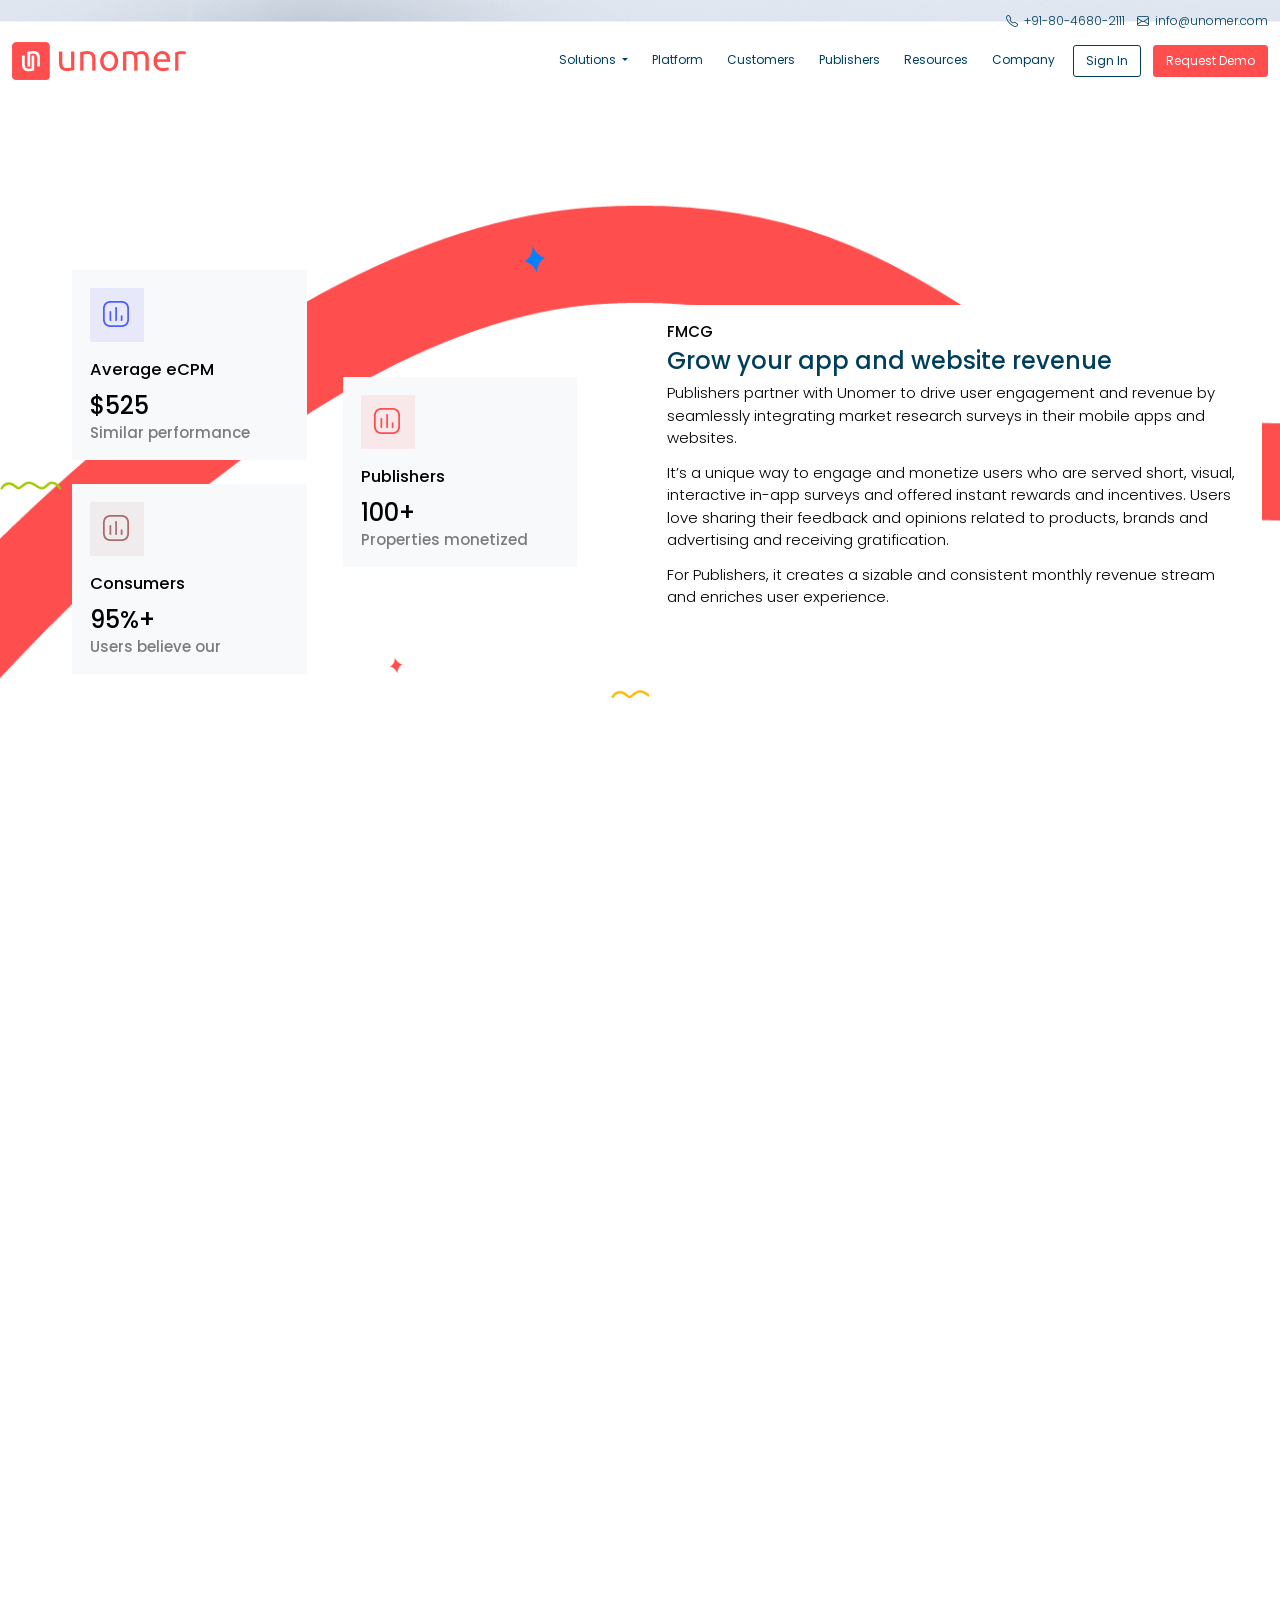
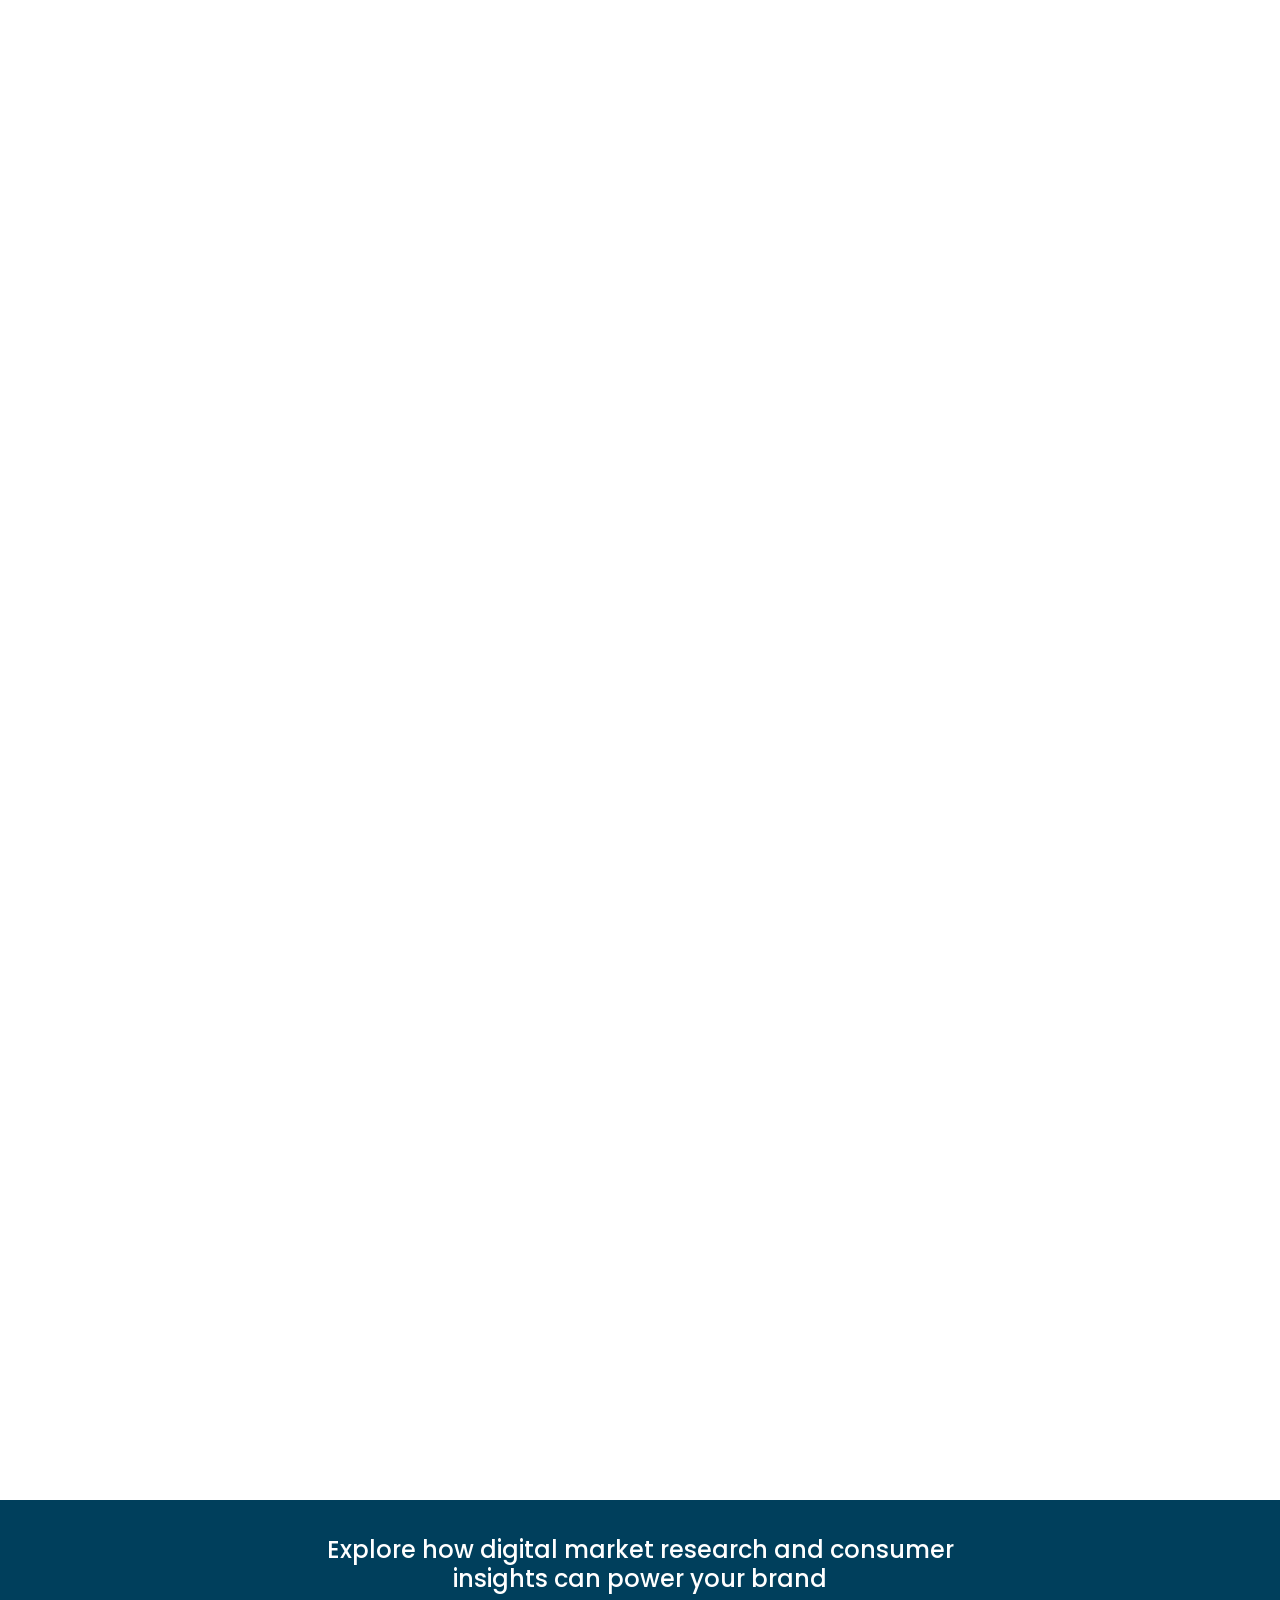
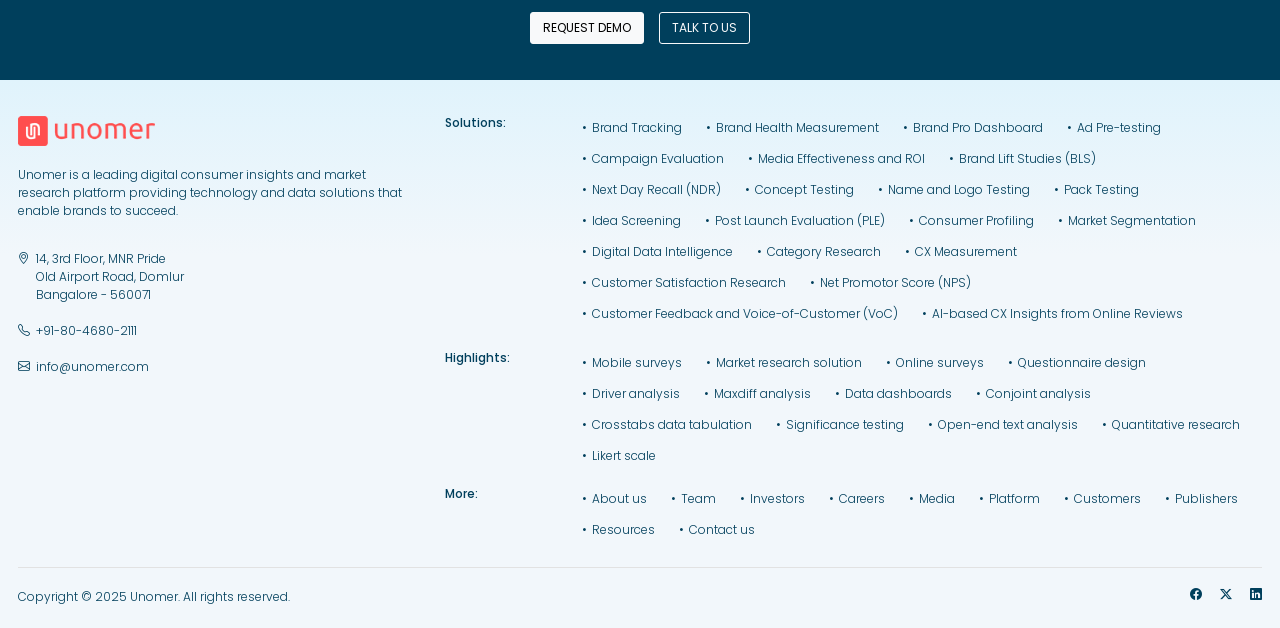
<file: publishers.html>
<!DOCTYPE html>
<html lang="en">
   <head>
      <base href="" />
      <meta charset="utf-8" />
      <meta name="viewport" content="width=device-width, initial-scale=1.0">
      <meta name="mobile-web-app-capable" content="yes">
      <title> Unomer </title>
      <link href="images/favicon.ico" type="image/x-icon" rel="shortcut icon" />
      <link rel="stylesheet" href="css/bootstrap.min.css" />
      <link rel="stylesheet" href="css/bootstrap-icons.min.css">
      <link rel="stylesheet" href="css/owl.carousel.css" />
      <link rel="stylesheet" href="css/style.css" />
      <link rel="stylesheet" href="css/responsive.css" />
   </head>
   <body>
      <!--Modal-Request Start-->  
      <div class="modal modal-xl fade" id="requestdemoModal" tabindex="-1" aria-labelledby="exampleModalLabel" aria-hidden="true">
         <div class="modal-dialog modal-dialog-centered modal-fullscreen-md-down">
            <div class="modal-content">
               <div class="popup-close">
                  <button type="button" class="btn-close opacity-100" data-bs-dismiss="modal" aria-label="Close"></button>
               </div>
               <div class="modal-body p-0">
                  <div class="row row-cols-1 row-cols-md-2 flex-column-reverse flex-md-row g-0">
                     <div class="col p-3 p-xl-5 pb-0 pb-xl-0 d-flex flex-column align-items-center bg-primary text-white">
                        <div>
                           <h1>Talk to our Customer Insights Experts</h1>
                           <p class="text-white my-4">Learn how you can bring speed, scale and precision to your market research programs with the Unomer Digital Consumer Insights platform. </p>
                           <ul class="arrow-list">
                              <li>See a tailored demo of Unomer’s key capabilities</li>
                              <li>Get a walk-through of relevant case studies and use cases</li>
                              <li>Discuss your business and research requirements and how Unomer can help</li>
                           </ul>
                        </div>
                        <div class="mt-4"><img src="images/request-demo-img.png" class="img-fluid" alt="" /></div>
                     </div>
                     <div class="col p-3 p-xl-5">
                        <form class="row g-3 needs-validation" novalidate>
                           <div class="col-md-12">
                              <label for="validationCustom01" class="form-label">Name</label>
                              <input type="text" class="form-control form-control-lg rounded-1" id="validationCustom01" value="" required>
                              <div class="valid-feedback">Looks good!</div>
                              <div class="invalid-feedback">Please enter your name.</div>
                           </div>
                           <div class="col-md-12">
                              <label for="validationCustom01" class="form-label">Email</label>
                              <input type="email" class="form-control form-control-lg rounded-1" id="validationCustom02" value="" required>
                              <div class="valid-feedback">Looks good!</div>
                              <div class="invalid-feedback">Please enter email address.</div>
                           </div>
                           <div class="col-md-12">
                              <label for="validationCustom01" class="form-label">Phone Number</label>
                              <input type="number" class="form-control form-control-lg rounded-1" id="validationCustom03" value="" required>
                              <div class="valid-feedback">Looks good!</div>
                              <div class="invalid-feedback">Please enter your phone number.</div>
                           </div>
                           <div class="col-md-12">
                              <label for="validationCustom01" class="form-label">Organization</label>
                              <input type="text" class="form-control form-control-lg rounded-1" id="validationCustom04" value="" required>
                              <div class="valid-feedback">Looks good!</div>
                              <div class="invalid-feedback">Please enter your organization name.</div>
                           </div>
                           <div class="col-md-12">
                              <label for="validationCustom01" class="form-label">Message (Optional)</label>
                              <input type="text" class="form-control form-control-lg rounded-1" id="validationCustom05" value="">
                           </div>
                           <div class="col-md-12"> Captch </div>
                           <div class="col-12 d-grid">
                              <button class="btn btn-primary btn-lg rounded-1" type="submit">Request Demo</button>
                           </div>
                        </form>
                     </div>
                  </div>
               </div>
            </div>
         </div>
      </div>
      <!--Modal-Request End-->  
     <!--Header Start-->  
      <header>
         <div class="top-bar">
            <div class="container-fluid py-3 px-3 px-xxl-6">
               <div class="d-none d-lg-flex gap-3 justify-content-end">
                  <a href="tel:8046802111"><i class="bi bi-telephone"></i><span class="ms-2">+91-80-4680-2111</span></a>
                  <a href="mailto:info@unomer.com"><i class="bi bi-envelope"></i><span class="ms-2">info@unomer.com</span></a>
               </div>
            </div>
         </div>
         <nav class="navbar navbar-expand-lg p-0">
            <div class="container-fluid  px-0 px-lg-3 px-xxl-6">
               <div class="mobile-header px-3 px-lg-0 py-2 py-lg-0">
                  <a class="brand" href="index.html"><img src="images/logo_web.png" class="img-fluid" alt="logo"></a>
                  <button class="navbar-toggler p-1 border-0" type="button" data-bs-toggle="collapse" data-bs-target="#navbarSupportedContent" aria-controls="navbarSupportedContent" aria-expanded="false" aria-label="Toggle navigation">
                  <span class="one"></span>
                  <span class="two"></span>
                  <span class="three"></span>
                  </button>
               </div>
               <div class="collapse navbar-collapse" id="navbarSupportedContent">
                  <div class="navbar-collapse-inner d-flex flex-column flex-lg-row h-100 ms-auto">
                     <ul class="navbar-nav  me-lg-3 px-3 p-lg-0 gap-lg-1 gap-xl-3">
                        <li class="nav-item dropdown">
                           <a class="nav-link dropdown-toggle" href="#" role="button" data-bs-toggle="dropdown" aria-expanded="false">
                           Solutions
                           </a>
                           <div class="dropdown-menu">
                              <div class="row row-cols-1 row-cols-md-3 ">
                                 <div class="col">
                                    <div class="dropdown-item">
                                       <div class="small fm-b-poppins border-bottom pb-3 mb-2 d-flex align-items-center"> 
                                           <img src="images/brand.png" class="d-block img-fluid me-2" alt="brand">
                                           BRAND SUCCESS
                                       </div>
                                       <ul>
                                          <li><a href="#">Brand Tracking</a></li>
                                          <li><a href="#">Brand Health Measurement</a></li>
                                          <li><a href="#">Brand Pro Dashboard</a></li>
                                       </ul>
                                    </div>
                                    <div class="dropdown-item ">
                                       <div class="small fm-b-poppins border-bottom pb-3 mb-2 d-flex align-items-center">
                                           <img src="images/adersting.png" class="d-block img-fluid me-2" alt="brand">
                                           ADVERTISING EFFECTIVENESS</div>
                                       <ul>
                                          <li><a href="#">Ad Pre-testing</a></li>
                                          <li><a href="#">Campaign Evaluation</a></li>
                                          <li><a href="#">Media Effectiveness and ROI</a></li>
                                          <li><a href="#">Brand Lift Studies (BLS)</a></li>
                                          <li><a href="#">Next Day Recall (NDR)</a></li>
                                          <li><a href="#">Celebrity Research</a></li>
                                       </ul>
                                    </div>
                                 </div>
                                 <div class="col">
                                    <div class="dropdown-item">
                                       <div class="small fm-b-poppins border-bottom pb-3 mb-2 d-flex align-items-center">
                                           <img src="images/consumer.png" class="d-block img-fluid me-2" alt="brand">
                                           CONSUMER UNDERSTANDING
                                       </div>
                                       <ul>
                                          <li><a href="#">Consumer Profiling</a></li>
                                          <li><a href="#">Market Segmentation</a></li>
                                          <li><a href="#">Category Research</a></li>
                                          <li>
                                             <a href="#" class="d-inline-flex d-md-flex align-items-start tag tag-yellow">
                                                <img src="images/prism.png" alt="" class="img-fluid flex-shrink-0"/>
                                                <div class="flex-grow-1 ps-2">
                                                   <strong class="d-block pb-1">Prism <i class="bi bi-arrow-right ms-1"></i></strong>
                                                   Digital Data Intelligence
                                                </div>
                                             </a>
                                          </li>
                                       </ul>
                                    </div>
                                    <div class="dropdown-item">
                                       <div class="small fm-b-poppins border-bottom pb-3 mb-2 d-flex align-items-center">
                                           <img src="images/product.png" class="d-block img-fluid me-2" alt="brand">    
                                           PRODUCT INNOVATION</div>
                                       <ul>
                                          <li><a href="#">Concept Testing</a></li>
                                          <li><a href="#">Name and Logo Testing</a></li>
                                          <li><a href="#">Pack Testing</a></li>
                                          <li><a href="#">Idea Screening</a></li>
                                       </ul>
                                    </div>
                                 </div>
                                 <div class="col">
                                    <div class="dropdown-item">
                                       <div class="small fm-b-poppins border-bottom pb-3 mb-2 d-flex align-items-center">
                                           <img src="images/customer.png" class="d-block img-fluid me-2" alt="brand">
                                           CUSTOMER EXPERIENCE
                                       </div>
                                       <ul>
                                          <li><a href="#">CX Measurement</a></li>
                                          <li><a href="#">Customer Satisfaction Research</a></li>
                                          <li><a href="#">Net Promoter Score (NPS)</a></li>
                                          <li><a href="#">Feedback Management</a></li>
                                          <li>
                                             <a href="#" class="d-inline-flex d-md-flex align-items-start tag tag-blue">
                                                <img src="images/sentisine.png" alt="" class="img-fluid flex-shrink-0"/>
                                                <div class="flex-grow-1 ps-2">
                                                   <strong class="d-block pb-1">Sentisine <i class="bi bi-arrow-right ms-1"></i></strong>
                                                   AI-based CX Insights<br/> from Online Reviews
                                                </div>
                                             </a>
                                          </li>
                                       </ul>
                                    </div>
                                    <div class="launch-item">
                                       <h6 class="mb-3">New Launch</h6>
                                       <div id="carouselExampleIndicators" class="carousel slide" data-bs-ride="carousel">
                                          <div class="carousel-inner">
                                             <div class="carousel-item active">
                                                <img src="images/newlaunch.png" class="d-block img-fluid" alt="new">
                                                <p class="m-0 pt-2 ">Use videos to let consumers share stories</p>
                                             </div>
                                          </div>
                                       </div>
                                    </div>
                                 </div>
                              </div>
                           </div>
                        </li>
                        <li class="nav-item">
                           <a class="nav-link" href="#">Platform</a>
                        </li>
                        <li class="nav-item">
                            <a class="nav-link" href="customers.html">Customers</a>
                        </li>
                        <li class="nav-item">
                           <a class="nav-link" href="publishers.html">Publishers</a>
                        </li>
                        <li class="nav-item">
                           <a class="nav-link" href="#">Resources</a>
                        </li>
                        <li class="nav-item">
                           <a class="nav-link" href="company.html">Company</a>
                        </li>
                     </ul>
                     <div class="d-flex gap-3 py-3 px-3 p-lg-0">
                         <a class="btn btn-outline-black btn-lg rounded-1 fs-6" target="_blank" href="https://publisher.unomer.com/">Sign In</a>
                        <a class="btn btn-primary btn-lg rounded-1 fs-6" href="#" data-bs-toggle="modal" data-bs-target="#requestdemoModal"><span>Request Demo</span></a> 
                     </div>
                  </div>
                  <div class="d-lg-none d-flex gap-3 py-3 px-3 p-lg-0 text-center   justify-content-around">
                     <a href="tel:8046802111 "><i class="bi bi-telephone"></i><span class="ms-2">+91-80-4680-2111</span></a>
                     <a href="mailto:info@unomer.com"><i class="bi bi-envelope"></i><span class="ms-2">info@unomer.com</span></a>
                  </div>
               </div>
            </div>
         </nav>
      </header>
      <!--Header End-->
      
      <!--Main Wrapper Start-->  
      <div id="wrapper">
          
         <!--Banner Start -->
         <section class="jarallax active" id="slide_1">
            <div class="w-100">
               <div class="banner-bg banner-publisher height">
                  <div class="top-slide-left justify-content-xl-center align-items-xl-end px-md-4 px-xxl-6 ">
                     <div class="hero-graphic reveal">
                        <div class="hero-banner-content py-4 py-md-0">
                           <h1 class="mb-3 reveal">Engage your users and monetize your app and website</h1>
                           <h4 class="mb-3 lh-base fm-m-poppins reveal">Drive revenue with market research surveys from top-brands</h4>
                           <div class="d-flex gap-2 gap-md-4">
                              <a href="#" class="btn btn-primary py-3 rounded-1 fm-sb-poppins reveal" data-bs-toggle="modal" data-bs-target="#requestdemoModal">REQUEST DEMO</a> 
                              <a href="#" class="btn btn-outline-dark py-3 rounded-1 fm-sb-poppins reveal" data-bs-toggle="modal" data-bs-target="#requestdemoModal">TALK TO US</a>
                           </div>
                        </div>
                        <div class="hero-banner-mobile d-md-none">
                            <img src="images/publisher/publisher-banner-m.jpg" alt="" class="img-fluid w-100" />
                        </div>
                     </div>
                     <div class="customers-bg-slider slide-in-top_1 justify-content-center">
                        <div class="owl-carousel owl-theme owl-customer our-customer mx-md-0 mx-lg-5 d-flex align-items-center reveal">
                           <div class="item"><img src="images/brand/GroupM.png" alt="" /> </div>
                           <div class="item"><img src="images/brand/publicis.png" alt="" /> </div>
                           <div class="item"><img src="images/brand/the-womb.png" alt="" /> </div>
                           <div class="item"><img src="images/brand/third-eye.png" alt="" /> </div>
                           <div class="item"><img src="images/brand/Upswitt.png" alt="" /> </div>
                           <div class="item"><img src="images/brand/boopin.png" alt="" /> </div>
                           <div class="item"><img src="images/brand/omnicom-media.png" alt="" /> </div>
                           <div class="item"><img src="images/brand/axis-bank.png" alt="" /> </div>
                           <div class="item"><img src="images/brand/rbi_hub.png" alt="" /> </div>
                           <div class="item"><img src="images/brand/renewbuy.png" alt="" /> </div>
                           <div class="item"><img src="images/brand/birla-estates.png" alt="" /> </div>
                           <div class="item"><img src="images/brand/mc-donald.png" alt="" /> </div>
                           <div class="item"><img src="images/brand/toothsi.png" alt="" /> </div>
                           <div class="item"><img src="images/brand/orient-electric.png" alt="" /> </div>
                           <div class="item"><img src="images/brand/vodafone.png" alt="" /> </div>
                           <div class="item"><img src="images/brand/indriver.png" alt="" /> </div>
                           <div class="item"><img src="images/brand/meritnation.png" alt="" /> </div>
                           <div class="item"><img src="images/brand/traya.png" alt="" /> </div>
                           <div class="item"><img src="images/brand/arvind.png" alt="" /> </div>
                           <div class="item"><img src="images/brand/shopperstop.png" alt="" /> </div>
                           <div class="item"><img src="images/brand/wildcraft.png" alt="" /> </div>
                           <div class="item"><img src="images/brand/enrich-beauty.png" alt="" /> </div>
                           <div class="item"><img src="images/brand/bira.png" alt="" /> </div>
                           <div class="item"><img src="images/brand/DFM-Foods.png" alt="" /> </div>
                           <div class="item"><img src="images/brand/pepsi.png" alt="" /> </div>
                           <div class="item"><img src="images/brand/dailyhunt.png" alt="" /> </div>
                           <div class="item"><img src="images/brand/sony.png" alt="" /> </div>                
                        </div>
                     </div>
                  </div>
               </div>
            </div>  
         </section>
         <!--Banner End -->
         
             <!-- Feature Start-->
         <section class="jarallax py-5 py-xl-0" id="slide_2">
            <div class="publisher-sec bg-white height mx-4 mx-xl-0 p-4 py-xxl-0 px-xxl-6 d-flex flex-column justify-content-center position-relative">
            <div class="row align-items-center position-relative z-2 ">                
                      
                      <div class="col-12 col-md-6">
                          <div class="publisher-main row gx-5  align-items-center justify-content-center position-relative">
                              <div class="col-6 col-xl-5">
                                  <div class="item bg-light p-4 reveal">
                                      <span class="d-inline-block average"><img src="images/publisher/average.png" alt=""/></span>
                                      <h4 class="text-black fm-sb-poppins mt-4 mb-3">Average eCPM</h4>
                                      <h2 class="text-black fm-sb-poppins m-0">$525</h2>
                                      <h5 class="text-black fm-sb-poppins m-0 mt-1 opacity-50">Similar performance</h5>
                                  </div>
                                  <div class="item bg-light p-4 reveal">
                                      <span class="d-inline-block consumer"><img src="images/publisher/consumer.png" alt=""/></span>
                                      <h4 class="text-black fm-sb-poppins mt-4 mb-3">Consumers</h4>
                                      <h2 class="text-black fm-sb-poppins m-0">95%+</h2>
                                      <h5 class="text-black fm-sb-poppins m-0 mt-1 opacity-50">Users believe our</h5>

                                  </div>
                              </div>
                              <div class="col-6 col-xl-5 ">
                                  <div class="item bg-light p-4 mx-0 reveal">
                                      <span class="d-inline-block publisher"><img src="images/publisher/publisher.png" alt=""/></span>
                                      <h4 class="text-black fm-sb-poppins m-0 mt-4 mb-3">Publishers</h4>
                                      <h2 class="text-black fm-sb-poppins m-0">100+</h2>
                                      <h5 class="text-black fm-sb-poppins m-0 mt-1 opacity-50">Properties monetized</h5>
                                  </div>
                              </div>
                          </div>
                      </div>
                      
                      <div class="col-12 col-md-6">
                          <div class="bg-white p-4">
                              <h5 class="text-black reveal">FMCG</h5>
                              <h2 class="reveal">Grow your app and website revenue</h2>
                              <p class="reveal">Publishers partner with Unomer to drive user engagement and revenue by seamlessly integrating market research surveys in their mobile apps and websites.</p>
                              <p class="reveal">It’s a unique way to engage and monetize users who are served short, visual, interactive in-app surveys and offered instant rewards and incentives. Users love sharing their feedback and opinions related to products, brands and advertising and receiving gratification.</p>
                              <p class="reveal">For Publishers, it creates a sizable and consistent monthly revenue stream and enriches user experience.</p>
                          </div>
                      </div>
                      
            </div>
            </div>
         </section>
         <!-- Feature End-->
  
               <!-- Feature Start-->
         <section class="jarallax bg-white py-5 py-xl-0" id="slide_3">
            <div class="bg-primary height mx-4 mx-xl-0 p-4 py-xxl-0 px-xxl-6 d-flex flex-column justify-content-center">
                
                <div class="text-center text-white pb-5">
                    <h5 class="reveal mb-3">FEATURES</h5>
                    <h2 class="reveal">Grow your app and website revenue</h2>
                </div>
                
                
                  <div class="row row-cols-1 row-cols-md-2 row-cols-xl-3 g-3 g-md-,5 justify-content-center lh-lg ">
                     <div class="col">
                         <div class="text-center reveal p-4 puplisher-item text-white">
                             <img src="images/publisher/ir.png" alt=""/>
                             <h4 class="mt-4 fm-sb-poppins">Increase Revenue</h4>
                             <p class="m-0">Boost your monthly revenue by tapping into a new source of monetization beyond ads</p>
                         </div>
                     </div>
                      <div class="col">
                          <div class="text-center reveal p-4 puplisher-item text-white">
                              <img src="images/publisher/suj.png" alt=""/>
                               <h4 class="mt-4  fm-sb-poppins">Seamless User Journey</h4>
                              <p class="m-0">Smooth in-app experience with well-integrated with app features and flow</p>
                          </div>
                      </div>
                     <div class="col">
                          <div class="text-center reveal p-4 puplisher-item text-white">
                              <img src="images/publisher/mio.png" alt=""/>
                             <h4 class="mt-4  fm-sb-poppins">Multiple Integration Options</h4>
                             <p  class="m-0">Flexible integration options to fit your needs across Android, iOS and Web</p>
                         </div>
                     </div>
                     <div class="col">
                         <div class="text-center reveal p-4 puplisher-item text-white">
                             <img src="images/publisher/rpd.png" alt=""/>
                             <h4 class="mt-4  fm-sb-poppins">Realtime Publisher Dashboard</h4>
                             <p class="m-0">Track performance and earnings on real-time dashboard for</p>
                         </div>
                     </div>
                     <div class="col">
                         <div class="text-center reveal p-4 puplisher-item text-white">
                             <img src="images/publisher/feur.png" alt=""/>
                             <h4 class="mt-4 fm-sb-poppins">Flexible End-User Rewards</h4>
                             <p class="m-0">Reward users with in-app currency or direct credit to popular digital wallets</p>
                         </div>
                     </div>
                  </div>
          
            </div>
         </section>
         <!-- Feature End-->
         
          
         <!--Solutions Start-->
         <section class="jarallax py-5 py-xl-0" id="slide_4">
            <div class="pattern pattern-purple height mx-4 mx-xl-0 p-4 py-xxl-0 px-xxl-6 d-flex flex-column justify-content-center">
               <div class="row align-items-center">
                  <div class="col-12 col-xl-6">
                     <div class="pattern-img reveal">
                        <picture>
                           <source media="(max-width:1199px)" srcset="images/home/solutions-md.png">
                           <img src="images/home/solutions.png" alt="" class="img-fluid" />
                        </picture>
                     </div>
                  </div>
                  <div class="col-12 col-xl-6">
                     <div class="bg-white p-4 p-xl-0">
                        <h5 class="text-black reveal">Highlights</h5>
                        <h2 class="mb-4 reveal">For Publishers</h2>
                            
                        <ul class="list-disc list-unstyled text-black gap-2 d-flex flex-column ps-3">
                            <li class="reveal">Additional revenue stream to complement other sources of monetization</li>
                            <li class="reveal">Seamless user journey well-integrated with app features and flow</li>
                            <li class="reveal">Higher user engagement and increased time-spent on the app</li>
                        </ul>
                        
                       
                        
                     </div>
                  </div>
               </div>
            </div>
         </section>
         <!--Solutions End-->
         
     
              <!--Solutions Start-->
              <section class="jarallax py-5 py-xl-0" id="slide_5">
                  <div class="pattern pattern-green height mx-4 mx-xl-0 p-4 py-xxl-0 px-xxl-6 d-flex flex-column justify-content-center">
                      <div class="row align-items-center">
                          <div class="col-12 col-xl-6">
                              <div class="pattern-img reveal">
                                  <picture>
                                      <source media="(max-width:1199px)" srcset="images/home/solutions-md.png">
                                      <img src="images/home/solutions.png" alt="" class="img-fluid" />
                                  </picture>
                              </div>
                          </div>
                          <div class="col-12 col-xl-6">
                              <div class="bg-white p-4 p-xl-0">
                                  <h5 class="text-black reveal">Highlights</h5>
                                  <h2 class="mb-4 reveal">For End-users</h2>
                                  <ul class="list-disc list-unstyled text-black gap-2 d-flex flex-column ps-3">
                                      <li class="reveal">Simple, visual, interactive in-app surveys on relevant and popular topics</li>
                                      <li class="reveal">Meaningful experience by sharing opinions and feedback on brands and products</li>
                                      <li class="reveal">Gamification and instant gratification with rewards and incentives for completing surveys</li>
                                  </ul>
                              </div>
                          </div>
                      </div>
                  </div>
              </section>
         <!--Solutions End-->
         


         
           <!--Consumer Tech Start-->
         <section class="jarallax py-5 py-xl-0" id="slide_6">
            <div class="pattern  pattern-green height mx-4 mx-xl-0 p-4 py-xxl-0 px-xxl-6 d-flex flex-column justify-content-center">
               <div class="row align-items-center z-2">
                  <div class="col-12 col-xl-6">                      
                       <div class="review-content text-white reveal">
                        <figure class="review-img mx-auto rounded-circle">
                           <img src="images/arpitBansal.png" alt="" class="img-fluid">
                        </figure>
                        <blockquote class="text-white m-0 position-relative">We greatly value Unomer as a trusted insights partner who delivers high-quality data with clarity and confidence that is critical for decision-making.</blockquote>
                        <div class="review-detail-main d-md-flex align-items-center ps-4 ps-md-0 my-4 my-md-0 py-md-4">
                          <img src="images/paytm.png" alt="" class="img-fluid">
                           <div class="review-detail ps-md-3 ms-md-3">
                               <span class="d-block name">Arpit Bansal</span>
                               <span class="d-block designation fst-italic">General Manager, Consumer and Market Insights<span class="opacity-50 d-none">Paytm</span> </span>
                           </div>
                        </div>
                     </div>
                  </div>
                  <div class="col-12 col-xl-6">
                     <div class="brand-main bg-white p-4 p-xl-0">
                        <h2 class="text-center reveal">Consumer Tech</h2>
                        <div class="row row-cols-3 row-cols-lg-3 text-center brand-logo pt-5">
                            
                             <div class="col brand-box brand-logos-grid reveal">
                              <div class="px-2 px-lg-3">
                                 <img src="images/brand/nuuk.png" alt="Nukk" class="client-logo img-fluid" />
                              </div>
                           </div>
                            
                             <div class="col brand-box brand-logos-grid reveal">
                              <div class="px-2 px-lg-3">
                                 <img src="images/brand/polycab.png" alt="Polycab" class="client-logo img-fluid" />
                              </div>
                           </div>
                            
                           <div class="col brand-box brand-logos-grid reveal">
                              <div class="px-2 px-lg-3">
                                 <img src="images/brand/act.png" alt="ACT Fibernet" class="client-logo img-fluid" />
                              </div>
                           </div>
                           <div class="col brand-box brand-logos-grid reveal">
                              <div class="px-2 px-lg-3">
                                 <img src="images/brand/airtel.png" alt="Airtel" class="client-logo img-fluid" />
                              </div>
                           </div>
                           <div class="col brand-box brand-logos-grid reveal">
                              <div class="px-2 px-lg-3"> 
                                 <img src="images/brand/apple.png" alt="Apple" class="client-logo img-fluid" />
                              </div>
                           </div>
                           <div class="col brand-box brand-logos-grid reveal">
                              <div class="px-2 px-lg-3">
                                 <img src="images/brand/oppo.png" alt="Oppo" class="client-logo img-fluid" />
                              </div>
                           </div>
                           <div class="col brand-box brand-logos-grid reveal">
                              <div class="px-2 px-lg-3">
                                 <img src="images/brand/realme.png" alt="Realme" class="client-logo img-fluid" />
                              </div>
                           </div>
                           <div class="col brand-box brand-logos-grid reveal">
                              <div class="px-2 px-lg-3"> 
                                 <img src="images/brand/samsung.png" alt="Samsung" class="client-logo img-fluid" />
                              </div>
                           </div>
                           <div class="col brand-box brand-logos-grid reveal">
                              <div class="px-2 px-lg-3">
                                 <img src="images/brand/vivo.png" alt="Vivo" class="client-logo img-fluid" />
                              </div>
                           </div>
                           <div class="col brand-box brand-logos-grid reveal">
                              <div class="px-2 px-lg-3">
                                 <img src="images/brand/vodafone.png" alt="Vodafone" class="client-logo img-fluid" />
                              </div>
                           </div>
                           <div class="col brand-box brand-logos-grid reveal">
                              <div class="px-2 px-lg-3">
                                 <img src="images/brand/xiaomi.png" alt="Xiaomi" class="client-logo img-fluid" />
                              </div>
                           </div>
                            
                             <div class="col brand-box brand-logos-grid reveal">
                              <div class="px-2 px-lg-3">
                                 <img src="images/brand/oneplus.png" alt="Oneplus" class="client-logo img-fluid" />
                              </div>
                           </div>
                            
                        </div>
                     </div>
                  </div>
               </div>
            </div>
         </section>
         <!--Consumer Tech End-->
         

   
         
         
        
         
      </div>
      <!--Main Wrapper End-->  
      
      
        <!--Footer Start-->  
      <footer class="light-bluegrey-bg">
         <div class="bg-primary px-4 px-xl-0 py-5 text-center slide-in-top_1">
            <div class="container g-0 g-xl-4">
               <h2 class="mb-4 text-white">Explore how digital market research and consumer insights can power your brand</h2>
               <a href="#" class="btn btn-light btn-lg rounded-1 mx-2" data-bs-toggle="modal" data-bs-target="#requestdemoModal">REQUEST DEMO</a> 
               <a href="#" class="btn btn-outline-light btn-lg rounded-1 mx-2" data-bs-toggle="modal" data-bs-target="#requestdemoModal">TALK TO US</a>
            </div>
         </div>
         <div class="footer-bg slide-in-top_2 px-4 px-xl-6 pt-5">
            <div class="row g-4 g-xl-5">
               <div class="col-12 col-xl-4 col-xxl-3 footer-about border-bottom border-xl-0 pb-4 pb-xl-0">
                  <img src="images/logo_web.png" alt="" />
                  <p>Unomer is a leading digital consumer insights and market research platform providing technology and data solutions that enable brands to succeed.</p>
                <ul class="d-md-flex d-xl-block align-content-start justify-content-start gap-md-5">
                     <li class="d-flex gap-2">
                            <strong><i class="bi bi-geo-alt"></i></strong>
                            <span>14, 3rd Floor, MNR Pride <br/>Old Airport Road, Domlur <br/>Bangalore - 560071</span>
                      </li>
                      <li class="d-flex gap-2 my-4 my-md-0 my-xl-4">
                            <strong><i class="bi bi-telephone"></i></strong> 
                            <span>+91-80-4680-2111</span>
                        </li>
                   <li class="d-flex gap-2">
                            <strong><i class="bi bi-envelope"></i></strong>
                            <span><a href="mailto:info@unomer.com"> info@unomer.com</a></span>
                    </li>
                </ul>
               </div>
               <div class="col-12 col-xl-8 col-xxl-9">
                  <div class="row g-2">
                     <div class="col-12 col-md-2 h5">Solutions:</div>
                     <div class="col-12 col-md-10">
                        <ul class="footer-menu-hr">
                           <li><a href="#">Brand Tracking</a></li>
                           <li><a href="#">Brand Health Measurement</a></li>
                           <li><a href="#">Brand Pro Dashboard</a></li>
                           <li><a href="#">Ad Pre-testing</a></li>
                           <li><a href="#">Campaign Evaluation</a></li>
                           <li><a href="#">Media Effectiveness and ROI</a></li>
                           <li><a href="#">Brand Lift Studies (BLS)</a></li>
                           <li><a href="#">Next Day Recall (NDR)</a></li>
                           <li><a href="#">Concept Testing</a></li>
                           <li><a href="#">Name and Logo Testing</a></li>
                           <li><a href="#">Pack Testing</a></li>
                           <li><a href="#">Idea Screening</a></li>
                           <li><a href="#">Post Launch Evaluation (PLE)</a></li>
                           <li><a href="#">Consumer Profiling</a></li>
                           <li><a href="#">Market Segmentation</a></li>
                           <li><a href="#">Digital Data Intelligence</a></li>
                           <li><a href="#">Category Research</a></li>
                           <li><a href="#">CX Measurement</a></li>
                           <li><a href="#">Customer Satisfaction Research</a></li>
                           <li><a href="#">Net Promotor Score (NPS)</a></li>
                           <li><a href="#">Customer Feedback and Voice-of-Customer (VoC)</a></li>
                           <li><a href="#">AI-based CX Insights from Online Reviews</a></li>
                        </ul>
                     </div>
                  </div>
                  <div class="row g-2 my-3">
                     <div class="col-12 col-md-2 h5">Highlights:</div>
                     <div class="col-12 col-md-10">
                        <ul class="footer-menu-hr">
                           <li><a href="#">Mobile surveys</a></li>
                           <li><a href="#">Market research solution</a></li>
                           <li><a href="#">Online surveys</a></li>
                           <li><a href="#">Questionnaire design</a></li>
                           <li><a href="#">Driver analysis</a></li>
                           <li><a href="#">Maxdiff analysis</a></li>
                           <li><a href="#">Data dashboards</a></li>
                           <li><a href="#">Conjoint analysis</a></li>
                           <li><a href="#">Crosstabs data tabulation</a></li>
                           <li><a href="#">Significance testing</a></li>
                           <li><a href="#">Open-end text analysis</a></li>
                           <li><a href="#">Quantitative research</a></li>
                           <li><a href="#">Likert scale</a></li>
                        </ul>
                     </div>
                  </div>
                  <div class="row g-2">
                     <div class="col-12 col-md-2 h5">More:</div>
                     <div class="col-12 col-md-10">
                        <ul class="footer-menu-hr">
                           <li><a href="company.html">About us</a></li>
                           <li><a href="company.html#team">Team</a></li>
                           <li><a href="company.html#investors">Investors</a></li>
                           <li><a href="company.html#careers">Careers</a></li>
                           <li><a href="company.html#mediaPr">Media</a></li>
                           <li><a href="#">Platform</a></li>
                           <li><a href="customers.html">Customers</a></li>
                           <li><a href="publishers.html">Publishers</a></li>
                           <li><a href="#">Resources</a></li>
                           <li><a href="company.html#contact_us">Contact us</a></li>
                        </ul>
                     </div>
                  </div>
               </div>
            </div>
            <div class="footer-copyright-section mt-4">
               <div class="row row-cols-1 row-cols-md-2 g-3 g-lg-0">
                  <div class="col text-center text-md-start fs-5">
                     Copyright © 2025 Unomer. All rights reserved.
                  </div>
                  <div class="col d-flex justify-content-center justify-content-md-end">
                     <ul class="d-flex gap-4">
                        <li class="h3"> <a href="https://www.facebook.com/unomerinc" target="_blank"><i class="bi bi-facebook"></i></a> </li>
                        <li class="h3"> <a href="https://x.com/UnomerInc"  target="_blank"><i class="bi bi-twitter-x"></i></a> </li>
                        <li class="h3"> <a href="https://www.linkedin.com/company/unomer" target="_blank"><i class="bi bi-linkedin"></i></a> </li>
                     </ul>
                  </div>
               </div>
            </div>
         </div>
          
          <div id="back-top" class="position-fixed rounded-5 d-flex align-items-center justify-content-center" ><i class="bi bi-arrow-up-short"></i></div>  
          
      </footer>
      <!--Footer End--> 
      
      <!-- Script --> 
      <script src="js/jquery.js"></script>  
      <script src="js/bootstrap.bundle.min.js"></script> 
      <script src="js/owl.carousel.js"></script>  
      <script src="js/gsap.min.js"></script>
      <script src="js/ScrollTrigger.min.js"></script>
      <script src="js/custom.js"></script> 
      
   </body>
</html>
</file>
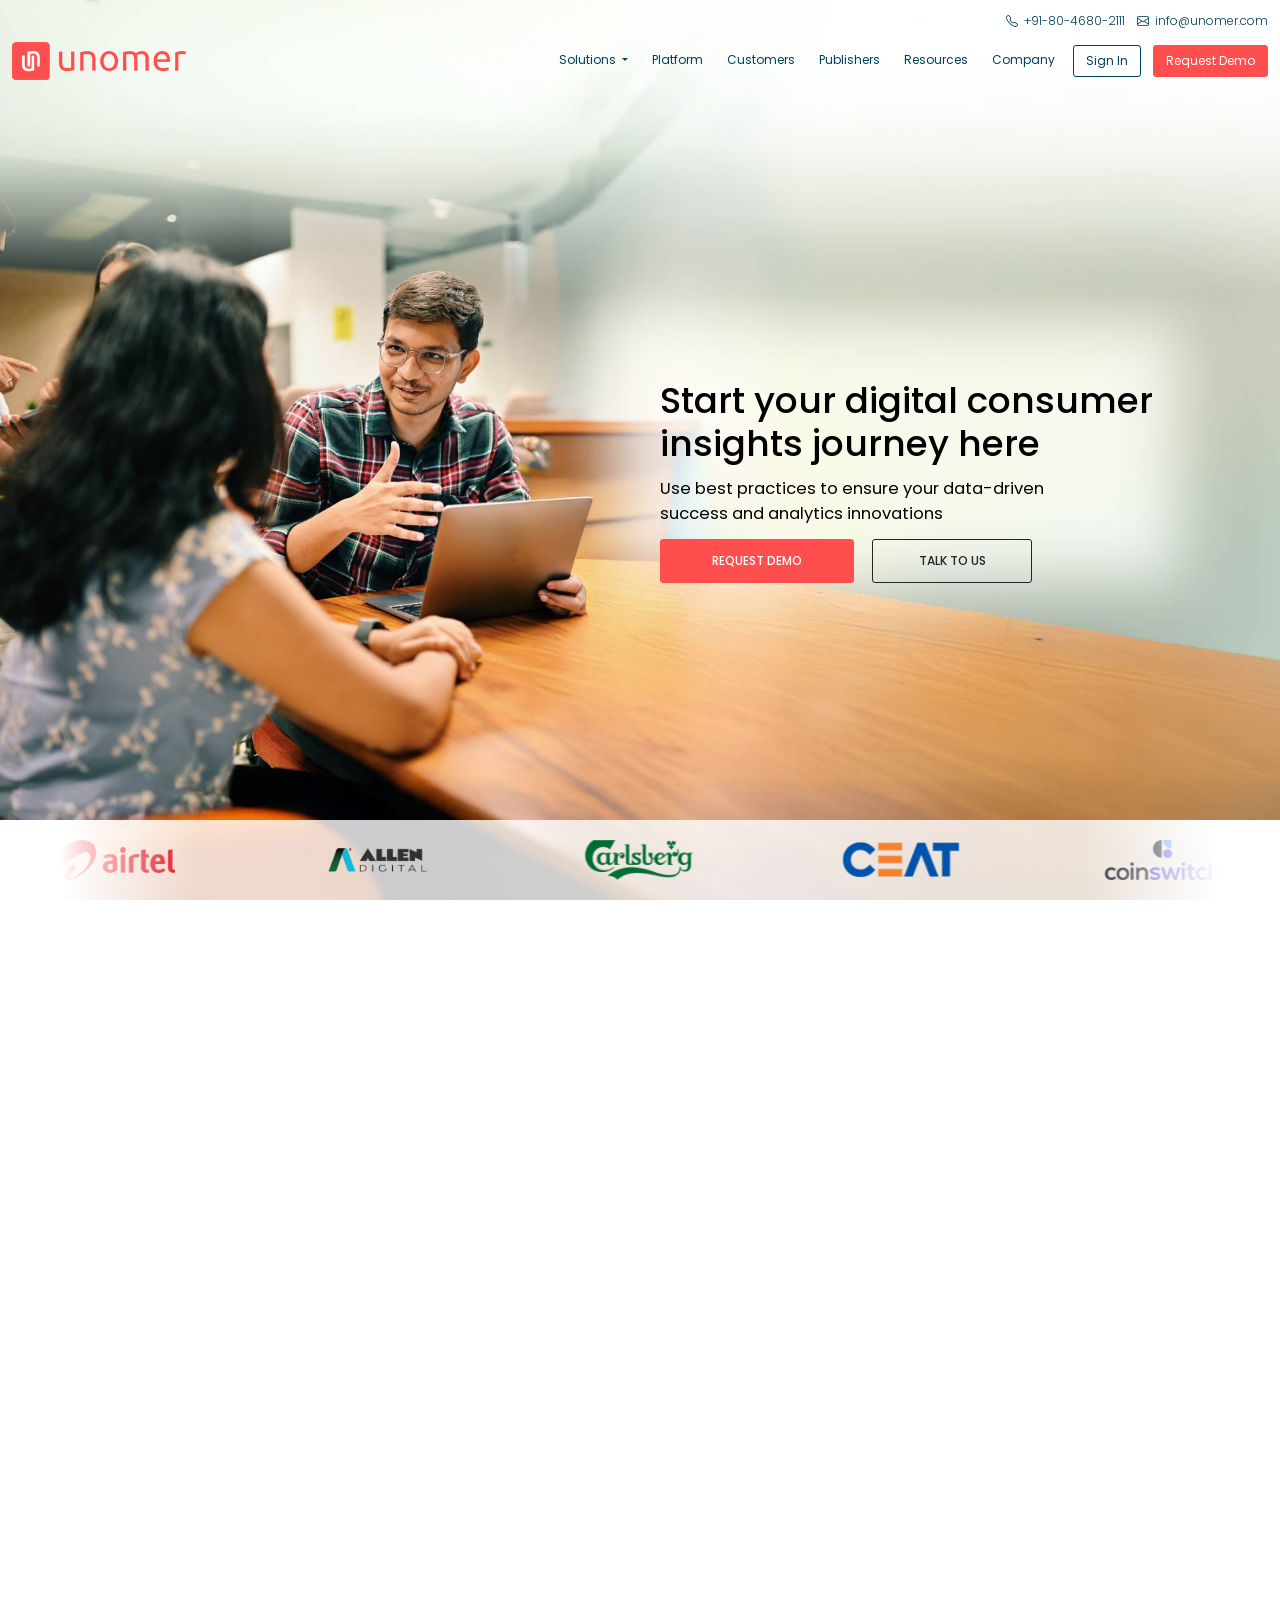
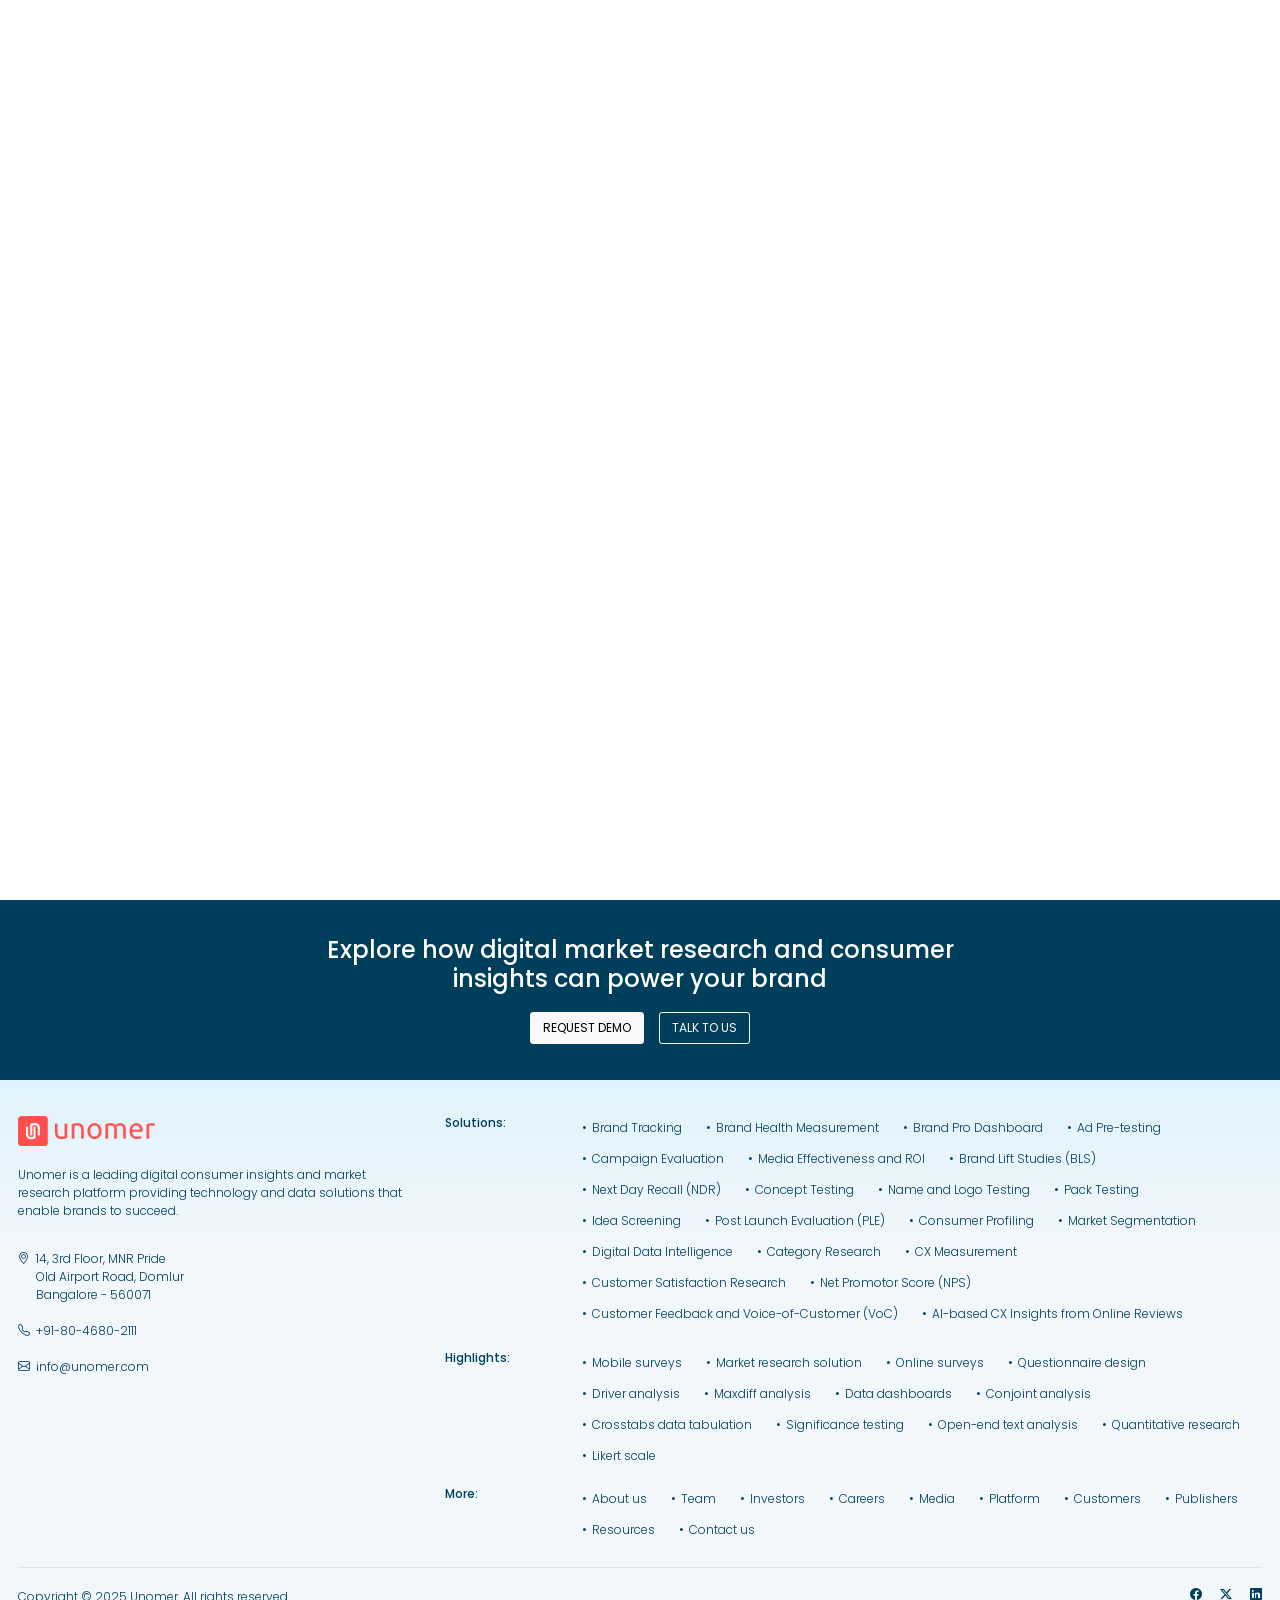
<file: resources.html>
<!DOCTYPE html>
<html lang="en">
   <head>
      <base href="" />
      <meta charset="utf-8" />
      <meta name="viewport" content="width=device-width, initial-scale=1.0">
      <meta name="mobile-web-app-capable" content="yes">
      <title> Unomer </title>
      <link href="images/favicon.ico" type="image/x-icon" rel="shortcut icon" />
      <link rel="stylesheet" href="css/bootstrap.min.css" />
      <link rel="stylesheet" href="css/bootstrap-icons.min.css">
      <link rel="stylesheet" href="css/owl.carousel.css" />
      <link rel="stylesheet" href="css/style.css" />
      <link rel="stylesheet" href="css/responsive.css" />
   </head>
   <body>
      <!--Modal-Request Start-->  
      <div class="modal modal-xl fade" id="requestdemoModal" tabindex="-1" aria-labelledby="exampleModalLabel" aria-hidden="true">
         <div class="modal-dialog modal-dialog-centered modal-fullscreen-md-down">
            <div class="modal-content">
               <div class="popup-close">
                  <button type="button" class="btn-close opacity-100" data-bs-dismiss="modal" aria-label="Close"></button>
               </div>
               <div class="modal-body p-0">
                  <div class="row row-cols-1 row-cols-md-2 flex-column-reverse flex-md-row g-0">
                     <div class="col p-3 p-xl-5 pb-0 pb-xl-0 d-flex flex-column align-items-center bg-primary text-white">
                        <div>
                           <h1>Talk to our Customer Insights Experts</h1>
                           <p class="text-white my-4">Learn how you can bring speed, scale and precision to your market research programs with the Unomer Digital Consumer Insights platform. </p>
                           <ul class="arrow-list">
                              <li>See a tailored demo of Unomer’s key capabilities</li>
                              <li>Get a walk-through of relevant case studies and use cases</li>
                              <li>Discuss your business and research requirements and how Unomer can help</li>
                           </ul>
                        </div>
                        <div class="mt-4"><img src="images/request-demo-img.png" class="img-fluid" alt="" /></div>
                     </div>
                     <div class="col p-3 p-xl-5">
                        <form class="row g-3 needs-validation" novalidate>
                           <div class="col-md-12">
                              <label for="validationCustom01" class="form-label">Name</label>
                              <input type="text" class="form-control form-control-lg rounded-1" id="validationCustom01" value="" required>
                              <div class="valid-feedback">Looks good!</div>
                              <div class="invalid-feedback">Please enter your name.</div>
                           </div>
                           <div class="col-md-12">
                              <label for="validationCustom01" class="form-label">Email</label>
                              <input type="email" class="form-control form-control-lg rounded-1" id="validationCustom02" value="" required>
                              <div class="valid-feedback">Looks good!</div>
                              <div class="invalid-feedback">Please enter email address.</div>
                           </div>
                           <div class="col-md-12">
                              <label for="validationCustom01" class="form-label">Phone Number</label>
                              <input type="number" class="form-control form-control-lg rounded-1" id="validationCustom03" value="" required>
                              <div class="valid-feedback">Looks good!</div>
                              <div class="invalid-feedback">Please enter your phone number.</div>
                           </div>
                           <div class="col-md-12">
                              <label for="validationCustom01" class="form-label">Organization</label>
                              <input type="text" class="form-control form-control-lg rounded-1" id="validationCustom04" value="" required>
                              <div class="valid-feedback">Looks good!</div>
                              <div class="invalid-feedback">Please enter your organization name.</div>
                           </div>
                           <div class="col-md-12">
                              <label for="validationCustom01" class="form-label">Message (Optional)</label>
                              <input type="text" class="form-control form-control-lg rounded-1" id="validationCustom05" value="">
                           </div>
                           <div class="col-md-12"> Captch </div>
                           <div class="col-12 d-grid">
                              <button class="btn btn-primary btn-lg rounded-1" type="submit">Request Demo</button>
                           </div>
                        </form>
                     </div>
                  </div>
               </div>
            </div>
         </div>
      </div>
      <!--Modal-Request End-->  
      <!--Header Start-->  
      <header>
         <div class="top-bar">
            <div class="container-fluid py-3 px-3 px-xxl-6">
               <div class="d-none d-lg-flex gap-3 justify-content-end">
                  <a href="tel:8046802111"><i class="bi bi-telephone"></i><span class="ms-2">+91-80-4680-2111</span></a>
                  <a href="mailto:info@unomer.com"><i class="bi bi-envelope"></i><span class="ms-2">info@unomer.com</span></a>
               </div>
            </div>
         </div>
         <nav class="navbar navbar-expand-lg p-0">
            <div class="container-fluid  px-0 px-lg-3 px-xxl-6">
               <div class="mobile-header px-3 px-lg-0 py-2 py-lg-0">
                  <a class="brand" href="index.html"><img src="images/logo_web.png" class="img-fluid" alt="logo"></a>
                  <button class="navbar-toggler p-1 border-0" type="button" data-bs-toggle="collapse" data-bs-target="#navbarSupportedContent" aria-controls="navbarSupportedContent" aria-expanded="false" aria-label="Toggle navigation">
                  <span class="one"></span>
                  <span class="two"></span>
                  <span class="three"></span>
                  </button>
               </div>
               <div class="collapse navbar-collapse" id="navbarSupportedContent">
                  <div class="navbar-collapse-inner d-flex flex-column flex-lg-row h-100 ms-auto">
                     <ul class="navbar-nav  me-lg-3 px-3 p-lg-0 gap-lg-1 gap-xl-3">
                        <li class="nav-item dropdown">
                           <a class="nav-link dropdown-toggle" href="#" role="button" data-bs-toggle="dropdown" aria-expanded="false">
                           Solutions
                           </a>
                           <div class="dropdown-menu">
                              <div class="row row-cols-1 row-cols-md-3 ">
                                 <div class="col">
                                    <div class="dropdown-item">
                                       <div class="small fm-b-poppins border-bottom pb-3 mb-2 d-flex align-items-center"> 
                                          <img src="images/brand.png" class="d-block img-fluid me-2" alt="brand">
                                          BRAND SUCCESS
                                       </div>
                                       <ul>
                                          <li><a href="#">Brand Tracking</a></li>
                                          <li><a href="#">Brand Health Measurement</a></li>
                                          <li><a href="#">Brand Pro Dashboard</a></li>
                                       </ul>
                                    </div>
                                    <div class="dropdown-item ">
                                       <div class="small fm-b-poppins border-bottom pb-3 mb-2 d-flex align-items-center">
                                          <img src="images/adersting.png" class="d-block img-fluid me-2" alt="brand">
                                          ADVERTISING EFFECTIVENESS
                                       </div>
                                       <ul>
                                          <li><a href="#">Ad Pre-testing</a></li>
                                          <li><a href="#">Campaign Evaluation</a></li>
                                          <li><a href="#">Media Effectiveness and ROI</a></li>
                                          <li><a href="#">Brand Lift Studies (BLS)</a></li>
                                          <li><a href="#">Next Day Recall (NDR)</a></li>
                                          <li><a href="#">Celebrity Research</a></li>
                                       </ul>
                                    </div>
                                 </div>
                                 <div class="col">
                                    <div class="dropdown-item">
                                       <div class="small fm-b-poppins border-bottom pb-3 mb-2 d-flex align-items-center">
                                          <img src="images/consumer.png" class="d-block img-fluid me-2" alt="brand">
                                          CONSUMER UNDERSTANDING
                                       </div>
                                       <ul>
                                          <li><a href="#">Consumer Profiling</a></li>
                                          <li><a href="#">Market Segmentation</a></li>
                                          <li><a href="#">Category Research</a></li>
                                          <li>
                                             <a href="#" class="d-inline-flex d-md-flex align-items-start tag tag-yellow">
                                                <img src="images/prism.png" alt="" class="img-fluid flex-shrink-0"/>
                                                <div class="flex-grow-1 ps-2">
                                                   <strong class="d-block pb-1">Prism <i class="bi bi-arrow-right ms-1"></i></strong>
                                                   Digital Data Intelligence
                                                </div>
                                             </a>
                                          </li>
                                       </ul>
                                    </div>
                                    <div class="dropdown-item">
                                       <div class="small fm-b-poppins border-bottom pb-3 mb-2 d-flex align-items-center">
                                          <img src="images/product.png" class="d-block img-fluid me-2" alt="brand">    
                                          PRODUCT INNOVATION
                                       </div>
                                       <ul>
                                          <li><a href="#">Concept Testing</a></li>
                                          <li><a href="#">Name and Logo Testing</a></li>
                                          <li><a href="#">Pack Testing</a></li>
                                          <li><a href="#">Idea Screening</a></li>
                                       </ul>
                                    </div>
                                 </div>
                                 <div class="col">
                                    <div class="dropdown-item">
                                       <div class="small fm-b-poppins border-bottom pb-3 mb-2 d-flex align-items-center">
                                          <img src="images/customer.png" class="d-block img-fluid me-2" alt="brand">
                                          CUSTOMER EXPERIENCE
                                       </div>
                                       <ul>
                                          <li><a href="#">CX Measurement</a></li>
                                          <li><a href="#">Customer Satisfaction Research</a></li>
                                          <li><a href="#">Net Promoter Score (NPS)</a></li>
                                          <li><a href="#">Feedback Management</a></li>
                                          <li>
                                             <a href="#" class="d-inline-flex d-md-flex align-items-start tag tag-blue">
                                                <img src="images/sentisine.png" alt="" class="img-fluid flex-shrink-0"/>
                                                <div class="flex-grow-1 ps-2">
                                                   <strong class="d-block pb-1">Sentisine <i class="bi bi-arrow-right ms-1"></i></strong>
                                                   AI-based CX Insights<br/> from Online Reviews
                                                </div>
                                             </a>
                                          </li>
                                       </ul>
                                    </div>
                                    <div class="launch-item">
                                       <h6 class="mb-3">New Launch</h6>
                                       <div id="carouselExampleIndicators" class="carousel slide" data-bs-ride="carousel">
                                          <div class="carousel-inner">
                                             <div class="carousel-item active">
                                                <img src="images/newlaunch.png" class="d-block img-fluid" alt="new">
                                                <p class="m-0 pt-2 ">Use videos to let consumers share stories</p>
                                             </div>
                                          </div>
                                       </div>
                                    </div>
                                 </div>
                              </div>
                           </div>
                        </li>
                         <li class="nav-item">
                           <a class="nav-link" href="platform.html">Platform</a>
                        </li>
                        <li class="nav-item">
                            <a class="nav-link" href="customers.html">Customers</a>
                        </li>
                        <li class="nav-item">
                           <a class="nav-link" href="publishers.html">Publishers</a>
                        </li>
                        <li class="nav-item">
                           <a class="nav-link" href="resources.html">Resources</a>
                        </li>
                        <li class="nav-item">
                           <a class="nav-link" href="company.html">Company</a>
                        </li>
                     </ul>
                     <div class="d-flex gap-3 py-3 px-3 p-lg-0">
                        <a class="btn btn-outline-black btn-lg rounded-1 fs-6" href="#">Sign In</a>
                        <a class="btn btn-primary btn-lg rounded-1 fs-6" href="#" data-bs-toggle="modal" data-bs-target="#requestdemoModal"><span>Request Demo</span></a> 
                     </div>
                  </div>
                  <div class="d-lg-none d-flex gap-3 py-3 px-3 p-lg-0 text-center   justify-content-around">
                     <a href="tel:8046802111 "><i class="bi bi-telephone"></i><span class="ms-2">+91-80-4680-2111</span></a>
                     <a href="mailto:info@unomer.com"><i class="bi bi-envelope"></i><span class="ms-2">info@unomer.com</span></a>
                  </div>
               </div>
            </div>
         </nav>
      </header>
      <!--Header End-->  
      
      <!--Main Wrapper Start-->  
      <div id="wrapper">
         <!--Banner Start -->
         <section class="jarallax active" id="slide_1">
            <div class="w-100">
               <div class="banner-bg banner-customers height">
                  <div class="top-slide-left justify-content-xl-center align-items-xl-end px-md-4 px-xxl-6 ">
                     <div class="hero-graphic reveal">
                        <div class="hero-banner-content py-4 py-md-0">
                           <h1 class="mb-3 reveal">Start your digital consumer insights journey here</h1>
                           <h4 class="mb-3 lh-base fm-m-poppins reveal">Use best practices to ensure your data-driven success and analytics innovations</h4>
                           <div class="d-flex gap-2 gap-md-4">
                              <a href="#" alt="" class="btn btn-primary py-3 rounded-1 fm-sb-poppins reveal" data-bs-toggle="modal" data-bs-target="#requestdemoModal">REQUEST DEMO</a> 
                              <a href="#" alt="" class="btn btn-outline-dark py-3 rounded-1 fm-sb-poppins reveal" data-bs-toggle="modal" data-bs-target="#requestdemoModal">TALK TO US</a>
                           </div>
                        </div>
                        <div class="hero-banner-mobile d-md-none">
                           <img src="images/customers/customers-banner-m.jpg" alt="" class="img-fluid w-100" />
                        </div>
                     </div>
                     <div class="customers-bg-slider slide-in-top_1 justify-content-center">
                        <div class="owl-carousel owl-theme owl-customer our-customer mx-md-0 mx-lg-5 d-flex align-items-center reveal">
                           <div class="item"><img src="images/brand/1x-bet.png" alt="" /> </div>
                           <div class="item"><img src="images/brand/abIn-bev.png" alt="" /> </div>
                           <div class="item"><img src="images/brand/airtel.png" alt="" /> </div>
                           <div class="item"><img src="images/brand/allen-digital.png" alt="" /> </div>
                           <div class="item"><img src="images/brand/carlsberg.png" alt="" /> </div>
                           <div class="item"><img src="images/brand/ceat.png" alt="" /> </div>
                           <div class="item"><img src="images/brand/coin-switch.png" alt="" /> </div>
                           <div class="item"><img src="images/brand/Dabur.png" alt="" /> </div>
                           <div class="item"><img src="images/brand/diageo.png" alt="" /> </div>
                           <div class="item"><img src="images/brand/hdfc-bank.png" alt="" /> </div>
                           <div class="item"><img src="images/brand/hero.png" alt="" /> </div>
                           <div class="item"><img src="images/brand/hindustan-times.png" alt="" /> </div>
                           <div class="item"><img src="images/brand/itc-foods.png" alt="" /> </div>
                           <div class="item"><img src="images/brand/kuku-fm.png" alt="" /> </div>
                           <div class="item"><img src="images/brand/lowe-lintas.png" alt="" /> </div>
                           <div class="item"><img src="images/brand/mindshare.png" alt="" /> </div>
                           <div class="item"><img src="images/brand/mondelez.png" alt="" /> </div>
                           <div class="item"><img src="images/brand/mxplayer.png" alt="" /> </div>
                           <div class="item"><img src="images/brand/ogilvy.png" alt="" /> </div>
                           <div class="item"><img src="images/brand/simplilearn.png" alt="" /> </div>
                           <div class="item"><img src="images/brand/wyp.png" alt="" /> </div>
                           <div class="item"><img src="images/brand/zenith-media.png" alt="" /> </div>
                           <div class="item"><img src="images/brand/soulfull.png" alt="" /> </div>
                        </div>
                     </div>
                  </div>
               </div>
            </div>
         </section>
         <!--Banner End -->
         
         <!--About Start-->
         <section class="jarallax py-5 py-xl-0" id="slide_2">
            <div class="pattern pattern-about height mx-4 mx-xl-0 p-4 py-xxl-0 px-xxl-6 d-flex flex-column justify-content-center">
               <div class="row align-items-center">
                  <div class="col-12 col-xl-6">
                     <div class="pattern-img reveal">
                        <picture>
                           <source media="(max-width:1199px)" srcset="images/company/about.png">
                           <img src="images/company/about.png" alt="" class="img-fluid" />
                        </picture>
                     </div>
                  </div>
                  <div class="col-12 col-xl-6">
                     <div class="bg-white p-4 p-xl-0">
                        <h5 class="text-black reveal">SECTION NAME</h5>
                        <h2 class="reveal mb-4">We’re here for you on your digital journey to explore consumer behavior</h2>
                        <p class="reveal mb-4">Unomer is with you from day one with resources to ensure your data-driven success. With our resources, white papers, case studies, videos and an expert community, you can create innovative solutions for insights that feed into strategic planning and decision that have a meaningful impact in your organization.</p>
                        <div class="row row-cols-1 row-cols-sm-2 gy-3">
                           <div class="col">
                              <div class="d-flex gap-1 reveal">
                                 <i class="bi bi-file-earmark-text"></i>
                                 <span class="h5 m-0">Case Studies</span>
                              </div>
                           </div>
                           <div class="col">
                              <div class="d-flex gap-1 reveal">
                                 <i class="bi bi-file-earmark-text"></i>
                                 <span class="h5 m-0">Solution Sheets</span>
                              </div>
                           </div>
                           <div class="col">
                              <div class="d-flex gap-1 reveal">
                                 <i class="bi bi-film"></i>
                                 <span class="h5 m-0">Media and PR</span>
                              </div>
                           </div>
                           <div class="col">
                              <div class="d-flex gap-1 reveal">
                                 <i class="bi bi-camera-video"></i>
                                 <span class="h5 m-0">Videos</span>
                              </div>
                           </div>
                           <div class="col">
                              <div class="d-flex gap-1 reveal">
                                 <i class="bi bi-chat-square-text"></i>
                                 <span class="h5 m-0">Blog and Articles</span>
                              </div>
                           </div>
                           <div class="col">
                              <div class="d-flex gap-1 reveal">
                                 <i class="bi bi-list-check"></i>
                                 <span class="h5 m-0">Survey Templates</span>
                              </div>
                           </div>
                           <div class="col">
                              <div class="d-flex gap-1 reveal">
                                 <i class="bi bi-file-earmark-text"></i>
                                 <span class="h5 m-0">Guides and Papers</span>
                              </div>
                           </div>
                           <div class="col">
                              <div class="d-flex gap-1 reveal">
                                 <i class="bi bi-file-earmark-text"></i>
                                 <span class="h5 m-0">Insights and Reports</span>
                              </div>
                           </div>
                           <div class="col">
                              <div class="d-flex gap-1 reveal">
                                 <i class="bi bi-file-earmark-text"></i>
                                 <span class="h5 m-0">Webinars</span>
                              </div>
                           </div>
                           <div class="col">
                              <div class="d-flex gap-1 reveal">
                                 <i class="bi bi-calendar4"></i>
                                 <span class="h5 m-0">Events and Conferences</span>
                              </div>
                           </div>
                        </div>
                     </div>
                  </div>
               </div>
            </div>
         </section>
         <!--About End-->
         
         <!--Case Study Start-->
         <section class="jarallax py-5 py-xl-0" id="slide_3">
            <div class="height p-4 py-xxl-0 px-xxl-6 mx-4 mx-xl-0 d-flex flex-column justify-content-center media-main  pattern-purple-bg">
               <div class="text-center pb-5">
                  <h5 class="reveal mb-2 text-white">Case Study</h5>
                  <h2 class="reveal m-0 text-white">How brands win with Unomer</h2>
               </div>
               <div class="owl-carousel owl-theme media-slider">
                  <div class="media-item bg-white p-4 h-100 reveal">
                     <figure class="m-0"> <img src="images/customers/freshhome-casestudy.jpg" alt="" class="img-fluid" /> </figure>
                     <div class="info pt-3">
                        <img src="images/brand/fresh-to-home.png" alt=""  height="30" />
                        <h4 class="my-2 fm-sb-poppins">Digital brand tracking to link brand KPIs and imagery for crafting successful campaigns by uncovering deep category insights on meat buying behavior and preferences</h4>
                     </div>
                     <div>
                        <a href="#" class="btn btn-lg btn-outline-black rounded-1 py-1 px-2">Read Case Study</a>  
                     </div>
                  </div>
                  <div class="media-item bg-white p-4 h-100 reveal">
                     <figure class="m-0"> <img src="images/customers/samsung-casestudy.jpg" alt="" class="img-fluid" /> </figure>
                     <div class="info pt-3">
                        <img src="images/brand/samsung.png" alt=""  height="30"/>
                        <h4 class="my-2 fm-sb-poppins">Staying ahead of market trends - Uncovering insights from the ultra-niche Flip and Fold smartphone segment</h4>
                     </div>
                     <div>
                        <a href="#" class="btn btn-lg btn-outline-black rounded-1 py-1 px-2">Read Case Study</a> 
                     </div>
                  </div>
                  <div class="media-item bg-white p-4 h-100 reveal">
                     <figure class="m-0"> <img src="images/customers/phonepe-casestudy.jpg" alt="" class="img-fluid" /> </figure>
                     <div class="info pt-3">
                        <img src="images/brand/PhonePe.png" alt="" height="30" />
                        <h4 class="my-2 fm-sb-poppins">Maximise the impact of your ads with ad pretesting for selecting the winning creatives that are connecting with your target audience</h4>
                     </div>
                     <div>
                        <a href="#" class="btn btn-lg btn-outline-black rounded-1 py-1 px-2">Read Case Study</a> 
                     </div>
                  </div>
                  <div class="media-item  bg-white p-4 h-100 reveal">
                     <figure class="m-0"> <img src="images/customers/fifa-worldcup.jpg" alt="" class="img-fluid" /> </figure>
                     <div class="info pt-3">
                        <img src="images/brand/viacom18.png" alt="" height="30" />
                        <h4 class="my-2 fm-sb-poppins">What drives consumers to watch the FIFA World Cup and how to tailor communications to promote viewership</h4>
                     </div>
                     <div>
                        <a href="#" class="btn btn-lg btn-outline-black rounded-1 py-1 px-2">Read Case Study</a>
                     </div>
                  </div>
               </div>
            </div>
         </section>
         <!--Case Study End-->
         
         <!--Media Start-->
         <section class="jarallax py-5 py-xl-0" id="slide_4">
            <div class="height p-4 py-xxl-0 px-xxl-6 mx-4 mx-xl-0 d-flex flex-column justify-content-center media-main  light-bluegrey-bg ">
               <div class="text-center pb-5">
                  <h5 class="reveal mb-2 text-black">MEDIA AND PR</h5>
                  <h2 class="reveal m-0">Latest news, updates and stories about Unomer</h2>
               </div>
               <div class="owl-carousel owl-theme media-slider">
                  <div class="media-item bg-white p-4 h-100 reveal" data-merge="1" >
                     <figure class="m-0"> <img src="images/company/m-1.jpg" alt="" class="img-fluid" /> </figure>
                     <div class="info pt-3">
                        <img src="images/company/business-today.jpg" alt=""  height="30" />
                        <h4 class="my-2 fm-sb-poppins">Digital brand tracking to link brand KPIs and imagery for crafting successful...</h4>
                     </div>
                     <div>
                        <a href="#" class="btn btn-outline-black rounded-1">Read more</a>  
                     </div>
                  </div>
                  <div class="media-item bg-white p-4 h-100 reveal" data-merge="1" >
                     <figure class="m-0"> <img src="images/company/m-12.jpg" alt="" class="img-fluid" /> </figure>
                     <div class="info pt-3">
                        <img src="images/company/ad-gully.jpg" alt=""  height="30"/>
                        <h4 class="my-2 fm-sb-poppins">Staying ahead of market trends - Uncovering insights from the ultra...</h4>
                     </div>
                     <div>
                        <a href="#" class="btn btn-outline-black rounded-1 ">Read more</a> 
                     </div>
                  </div>
                  <div class="media-item bg-white p-4 h-100 reveal" data-merge="2" >
                     <figure class="m-0"> <img src="images/resources/research-report-img.jpg" alt="" class="img-fluid" /> </figure>
                     <div class="info pt-3">
                        <img src="images/company/the-drum.jpg" alt="" height="30" />
                        <h4 class="my-2 fm-sb-poppins">Can the Indian Premier League continue to excite marketers and fans after 16 years?</h4>
                     </div>
                     <div>
                        <a href="#" class="btn btn-outline-black rounded-1">Read more</a> 
                     </div>
                  </div>
                  <div class="media-item bg-white p-4 h-100 reveal" data-merge="1" >
                     <figure class="m-0"> <img src="images/company/m-1.jpg" alt="" class="img-fluid" /> </figure>
                     <div class="info pt-3">
                        <img src="images/company/business-today.jpg" alt=""  height="30" />
                        <h4 class="my-2 fm-sb-poppins">Digital brand tracking to link brand KPIs and imagery for crafting successful...</h4>
                     </div>
                     <div>
                        <a href="#" class="btn btn-outline-black rounded-1">Read more</a>  
                     </div>
                  </div>
               </div>
            </div>
         </section>
         <!--Media End-->
         
         <!--Testimonial Start-->
         <section class="jarallax py-5 py-xl-0 " id="slide_5">
            <div class="mx-4 mx-xl-0 px-4 testimonial-bg">
               <div class="height d-flex align-items-center px-xl-3 px-xxl-6 pt-4 pb-5 py-xl-0">
                  <div id="carouselTestimonial" class="carousel slide" data-bs-ride="carousel">
                     <div class="carousel-indicators">
                        <button type="button" data-bs-target="#carouselTestimonial" data-bs-slide-to="0" class="active" aria-current="true" aria-label="Slide 1"></button>
                        <button type="button" data-bs-target="#carouselTestimonial" data-bs-slide-to="1" aria-label="Slide 2"></button>
                        <button type="button" data-bs-target="#carouselTestimonial" data-bs-slide-to="2" aria-label="Slide 3"></button>
                        <button type="button" data-bs-target="#carouselTestimonial" data-bs-slide-to="3" aria-label="Slide 4"></button>
                     </div>
                     <div class="carousel-inner slide-in-top_1">
                        <div class="carousel-item active">
                           <div class="row g-5 align-items-center">
                              <div class="col-12 col-xl-4 text-center">
                                 <img class="img-fluid px-5 px-md-0 testimonial-img reveal" src="images/DipeshMasrani.png" alt="" />
                              </div>
                              <div class="col-12 col-xl-8 testimonial-content text-white">
                                 <h1 class="reveal">Unomer gives us remarkable agility along with reliable consumer insights and intelligence for critical marketing decisions. <span class="last-testimonial"><img src="images/testimonial-rht.png" alt="" /></span></h1>
                                 <div class="d-md-flex align-items-center testimonial-desc">
                                    <img src="images/carlsberg-logo.png" alt="" class="img-fluid small reveal" />
                                    <div class="personal-dtl mt-4 mt-md-0 reveal">
                                       <span class="testimonial-name fm-m-poppins d-block m-0">Dipesh Masrani</span>
                                       <span class="testimonial-country d-block my-1 fst-italic">Lead, Consumer Insights & Innovations</span>
                                       <span class="testimonial-company d-block m-0 opacity-50 fst-italic d-none">Carlsberg</span>
                                    </div>
                                 </div>
                              </div>
                           </div>
                        </div>
                        <div class="carousel-item">
                           <div class="row g-5 align-items-center">
                              <div class="col-12 col-xl-4 text-center">
                                 <img class="img-fluid px-5 px-md-0 testimonial-img" src="images/NitinKarkare.png" alt="" />
                              </div>
                              <div class="col-12 col-xl-8 testimonial-content text-white">
                                 <h1>Unomer is easy-to-use, fast and scalable. It gives us the pulse of the consumer so our advertising and marketing innovations can be powered by data and insights. <span class="last-testimonial"><img src="images/testimonial-rht.png" alt="" /></span></h1>
                                 <div class="d-md-flex align-items-center testimonial-desc">
                                    <img src="images/fcbulka-logo.png" class="img-fluid small" alt="" />
                                    <div class="personal-dtl mt-4 mt-md-0">
                                       <span class="testimonial-name fm-m-poppins d-block m-0">Nitin Karkare</span>
                                       <span class="testimonial-country d-block my-1 fst-italic">Chief Executive Officer</span>
                                       <span class="testimonial-company d-block m-0 opacity-50 fst-italic d-none">FCB Ulka</span>
                                    </div>
                                 </div>
                              </div>
                           </div>
                        </div>
                        <div class="carousel-item ">
                           <div class="row g-5 align-items-center">
                              <div class="col-12 col-xl-4 text-center">
                                 <img class="img-fluid px-5 px-md-0 testimonial-img reveal" src="images/SaurobhMedda.png" alt="" />
                              </div>
                              <div class="col-12 col-xl-8 testimonial-content text-white">
                                 <h1 class="reveal">Unomer’s remarkable agility to launch the digital research projects within a few hours and ability to provide reliable consumer insights has impacted investment decisions. <span class="last-testimonial "><img src="images/testimonial-rht.png" alt="" /></span></h1>
                                 <div class="d-md-flex align-items-center testimonial-desc">
                                    <img src="images/Colgate-logo.png" class="img-fluid big reveal" alt="" />
                                    <div class="personal-dtl mt-4 mt-md-0 reveal">
                                       <span class="testimonial-name fm-m-poppins d-block m-0">Saurobh Medda</span>
                                       <span class="testimonial-country d-block my-1 fst-italic">Manager, Consumer Insights</span>
                                       <span class="testimonial-company d-block m-0 opacity-50 fst-italic d-none">Colgate-Palmolive</span>
                                    </div>
                                 </div>
                              </div>
                           </div>
                        </div>
                        <div class="carousel-item">
                           <div class="row g-5 align-items-center">
                              <div class="col-12 col-xl-4 text-center">
                                 <img class="img-fluid px-5 px-md-0 testimonial-img" src="images/NeerajMudya.png" alt="" />
                              </div>
                              <div class="col-12 col-xl-8 testimonial-content text-white">
                                 <h1>The quality and speed of data and insights from Unomer is very valuable for refining our brand and communication strategy across brand portfolios. <span class="last-testimonial"><img src="images/testimonial-rht.png" alt="" /></span></h1>
                                 <div class="d-md-flex align-items-center testimonial-desc">
                                    <img src="images/TataConsumerProducts-logo.png" class="img-fluid big" alt="" />
                                    <div class="personal-dtl mt-4 mt-md-0 ">
                                       <span class="testimonial-name fm-m-poppins d-block m-0">Neeraj Mudya</span>
                                       <span class="testimonial-country d-block my-1 fst-italic">Director, Consumer Insights + Innovations</span>
                                       <span class="testimonial-company d-block m-0 opacity-50 fst-italic d-none">Tata Consumer Products</span>
                                    </div>
                                 </div>
                              </div>
                           </div>
                        </div>
                     </div>
                  </div>
               </div>
            </div>
         </section>
         <!--Testimonial End-->
         
         <!--Blog Articles Start-->
         <section class="jarallax py-5 py-xl-0" id="slide_6">
            <div class="height p-4 py-xxl-0 px-xxl-6 mx-4 mx-xl-0 d-flex flex-column justify-content-center media-main  pattern-green-bg">
               <div class="text-center pb-5">
                  <h5 class="reveal mb-2 text-white">BLOGS AND ARTICLES</h5>
                  <h2 class="reveal m-0 text-white">Latest trends in consumer insights, market research and data intelligence</h2>
               </div>
               <div class="owl-carousel owl-theme media-slider">
                  <div class="media-item bg-white p-4 h-100 reveal" data-merge="1" >
                     <figure class="m-0"> <img src="images/company/m-1.jpg" alt="" class="img-fluid" /> </figure>
                     <div class="info pt-3">
                        <img src="images/company/business-today.jpg" alt=""  height="30" />
                        <h4 class="my-2 fm-sb-poppins">Digital brand tracking to link brand KPIs and imagery for crafting successful...</h4>
                     </div>
                     <div>
                        <a href="#" class="btn btn-outline-black rounded-1">Read more</a>  
                     </div>
                  </div>
                  <div class="media-item bg-white p-4 h-100 reveal" data-merge="1" >
                     <figure class="m-0"> <img src="images/company/m-12.jpg" alt="" class="img-fluid" /> </figure>
                     <div class="info pt-3">
                        <img src="images/company/ad-gully.jpg" alt=""  height="30"/>
                        <h4 class="my-2 fm-sb-poppins">Staying ahead of market trends - Uncovering insights from the ultra...</h4>
                     </div>
                     <div>
                        <a href="#" class="btn btn-outline-black rounded-1 ">Read more</a> 
                     </div>
                  </div>
                  <div class="media-item bg-white p-4 h-100 reveal" data-merge="2" >
                     <figure class="m-0"> <img src="images/resources/research-report-img.jpg" alt="" class="img-fluid" /> </figure>
                     <div class="info pt-3">
                        <img src="images/company/the-drum.jpg" alt="" height="30" />
                        <h4 class="my-2 fm-sb-poppins">Can the Indian Premier League continue to excite marketers and fans after 16 years?</h4>
                     </div>
                     <div>
                        <a href="#" class="btn btn-outline-black rounded-1">Read more</a> 
                     </div>
                  </div>
                  <div class="media-item bg-white p-4 h-100 reveal" data-merge="1" >
                     <figure class="m-0"> <img src="images/company/m-1.jpg" alt="" class="img-fluid" /> </figure>
                     <div class="info pt-3">
                        <img src="images/company/business-today.jpg" alt=""  height="30" />
                        <h4 class="my-2 fm-sb-poppins">Digital brand tracking to link brand KPIs and imagery for crafting successful...</h4>
                     </div>
                     <div>
                        <a href="#" class="btn btn-outline-black rounded-1">Read more</a>  
                     </div>
                  </div>
               </div>
            </div>
         </section>
         <!--Blog Articles End-->
         
         <!--Guide Papers Start-->
         <section class="jarallax py-5 py-xl-0" id="slide_7">
            <div class="bg-purple height p-4 py-xxl-0 px-xxl-6 mx-4 mx-xl-0 d-flex flex-column justify-content-center">
               <div class="text-center pb-5">
                  <h5 class="reveal mb-2 text-white">GUIDES AND PAPERS</h5>
                  <h2 class="reveal m-0 text-white">Latest trends in consumer insights, market research and data intelligence</h2>
               </div>
               <div class="row gy-3">
                  <div class="col-12 col-xl-6">
                     <div class="bg-white p-4 reveal row gx-0">
                        <div class="col-12 col-md-6"> <img src="images/resources/digital-resarch.jpg" alt="" class="img-fluid w-100" /> </div>
                        <div class="col-12 col-md-6">
                           <div class="ps-md-4 pt-3 d-flex flex-column h-100 align-items-center justify-content-center">
                              <h2 class="text-black">Ensuring Data Quality in Digital Research</h2>
                              <p>Lorem Ipsum is simply dummy text of the printing and typesetting industry.</p>
                              <div class="w-100"><a href="#" class="btn btn-outline-black rounded-1">Read more</a></div>
                           </div>
                        </div>
                     </div>
                  </div>
                  <div class="col-12 col-xl-6">
                     <div class="bg-white p-4 reveal row gx-0">
                        <div class="col-12 col-md-6"> <img src="images/resources/ecomar.jpg" alt="" class="img-fluid w-100" /> </div>
                        <div class="col-12 col-md-6">
                           <div class="ps-md-4 pt-3 d-flex flex-column h-100 align-items-center justify-content-center">
                              <h2 class="text-black">ESOMAR 37: Answers to the ESOMAR questions to help buyers of online samples</h2>
                              <p>Lorem Ipsum is simply dummy text of the printing and typesetting industry.</p>
                              <div class="w-100">
                                 <a href="#" class="btn btn-outline-black rounded-1">Read more</a> 
                              </div>
                           </div>
                        </div>
                     </div>
                  </div>
               </div>
            </div>
         </section>
         <!--Guide Papers End-->
         
         <!-- Selected Customers Start-->
         <section class="jarallax py-5 py-xl-0" id="slide_8">
            <div class="pattern pattern-team height mx-4 mx-xl-0 p-4 py-xxl-0 px-xxl-6 d-flex flex-column justify-content-center">
               <div class="row align-items-center z-2">
                  <div class="col-12 col-xl-6">
                     <div class="review-content text-white reveal">
                        <figure class="review-img mx-auto rounded-circle">
                           <img src="images/DipeshMasrani.png" alt="" class="img-fluid">
                        </figure>
                        <blockquote class="text-white m-0 position-relative">Unomer gives us remarkable agility along with reliable consumer insights and intelligence for critical marketing decisions.</blockquote>
                        <div class="review-detail-main d-md-flex align-items-center ps-4 ps-md-0 my-4 my-md-0 py-md-4">
                           <img src="images/carlsberg-logo.png" alt="" class="img-fluid">
                           <div class="review-detail ps-md-3 ms-md-3">
                              <span class="d-block name">Dipesh Masrani</span>
                              <span class="d-block d-block designation fst-italic">Lead, Consumer Insights and Innovations <span class="d-none opacity-50">Carlsberg</span> </span> 
                           </div>
                        </div>
                     </div>
                  </div>
                  <div class="col-12 col-xl-6">
                     <div class="brand-main bg-white p-4 p-xl-0">
                        <h2 class="text-center reveal">Selected Customers</h2>
                        <div class="row row-cols-3 row-cols-lg-3 text-center brand-logo pt-5">
                           <div class="col brand-box brand-logos-grid reveal">
                              <div class="px-2 px-lg-3">
                                 <img src="images/brand/ab-distilleries.png" alt="AB Distilleries" class="client-logo img-fluid" />
                              </div>
                           </div>
                           <div class="col brand-box brand-logos-grid reveal">
                              <div class="px-2 px-lg-3">
                                 <img src="images/brand/abIn-bev.png" alt="AbInBev" class="client-logo img-fluid" />
                              </div>
                           </div>
                           <div class="col brand-box brand-logos-grid reveal">
                              <div class="px-2 px-lg-3"> 
                                 <img src="images/brand/bira.png" alt="Bira" class="client-logo img-fluid" />
                              </div>
                           </div>
                           <div class="col brand-box brand-logos-grid reveal">
                              <div class="px-2 px-lg-3">
                                 <img src="images/brand/carlsberg.png" alt="Carlsberg" class="client-logo img-fluid" />
                              </div>
                           </div>
                           <div class="col brand-box brand-logos-grid reveal">
                              <div class="px-2 px-lg-3">
                                 <img src="images/brand/cipla-health.png" alt="CiplaHealth" class="client-logo img-fluid" />
                              </div>
                           </div>
                           <div class="col brand-box brand-logos-grid reveal">
                              <div class="px-2 px-lg-3"> 
                                 <img src="images/brand/colgate-palmolive.png" alt="Colgate-Palmolive" class="client-logo img-fluid" />
                              </div>
                           </div>
                           <div class="col brand-box brand-logos-grid reveal">
                              <div class="px-2 px-lg-3">
                                 <img src="images/brand/Dabur.png" alt="Dabur" class="client-logo img-fluid" />
                              </div>
                           </div>
                           <div class="col brand-box brand-logos-grid reveal">
                              <div class="px-2 px-lg-3">
                                 <img src="images/brand/DFM-Foods.png" alt="DFM Foods" class="client-logo img-fluid" />
                              </div>
                           </div>
                           <div class="col brand-box brand-logos-grid reveal">
                              <div class="px-2 px-lg-3">
                                 <img src="images/brand/diageo.png" alt="Diageo" class="client-logo img-fluid" />
                              </div>
                           </div>
                           <div class="col brand-box brand-logos-grid reveal">
                              <div class="px-2 px-lg-3">
                                 <img src="images/brand/enrich-beauty.png" alt="Enrich Beauty" class="client-logo img-fluid" />
                              </div>
                           </div>
                           <div class="col brand-box brand-logos-grid reveal">
                              <div class="px-2 px-lg-3">
                                 <img src="images/brand/itc-foods.png" alt="ITC Foods" class="client-logo img-fluid" />
                              </div>
                           </div>
                           <div class="col brand-box brand-logos-grid reveal">
                              <div class="px-2 px-lg-3">
                                 <img src="images/brand/mondelez.png" alt="Mondelez" class="client-logo img-fluid" />
                              </div>
                           </div>
                        </div>
                     </div>
                  </div>
               </div>
            </div>
         </section>
         <!-- Selected Customers End-->
         
         <!--Webinars  Start-->
         <section class="jarallax py-5 py-xl-0" id="slide_9">
            <div class="height p-4 py-xxl-0 px-xxl-6 mx-4 mx-xl-0 d-flex flex-column justify-content-center media-main  light-bluegrey-bg ">
               <div class="text-center pb-5">
                  <h5 class="reveal mb-2 text-black">WEBINARS</h5>
                  <h2 class="reveal m-0 ">Knowledge sharing sessions and presentations</h2>
               </div>
               <div class="owl-carousel owl-theme three-item-slider">
                  <div class="bg-white p-4 h-100 reveal">
                     <div class="text-center three-item">
                        <figure class="m-0"> <img src="images/resources/webinar.jpg" alt="" class="img-fluid" /> </figure>
                        <h5 class="my-3 fm-sb-poppins">What drives consumers to watch the FIFA World Cup and how to tailor communications to promote viewership</h5>
                        <a href="#" class="btn btn-outline-black rounded-1">Watch</a>
                     </div>
                  </div>
                  <div class="bg-white p-4 h-100 reveal">
                     <div class="text-center three-item">
                        <figure class="m-0"> <img src="images/resources/webinar2.jpg" alt="" class="img-fluid" /> </figure>
                        <h5 class="my-3 fm-sb-poppins">What drives consumers to watch the FIFA World Cup and how to tailor communications to promote viewership</h5>
                        <a href="#" class="btn btn-outline-black rounded-1">Watch</a>
                     </div>
                  </div>
                  <div class="bg-white p-4 h-100 reveal">
                     <div class="text-center three-item">
                        <figure class="m-0"> <img src="images/resources/webinar3.jpg" alt="" class="img-fluid" /> </figure>
                        <h5 class="my-3 fm-sb-poppins">What drives consumers to watch the FIFA World Cup and how to tailor communications to promote viewership</h5>
                        <a href="#" class="btn btn-outline-black rounded-1">Watch</a>
                     </div>
                  </div>
               </div>
            </div>
         </section>
         <!--Webinars Stady End-->
         
         <!--Solution Start-->
         <section class="jarallax py-5 py-xl-0" id="slide_10">
            <div class="height p-4 py-xxl-0 px-xxl-6 mx-4 mx-xl-0 d-flex flex-column justify-content-center media-main  pattern-red-light-bg">
               <div class="text-center pb-5">
                  <h5 class="reveal mb-2 text-white">SOLUTION SHEETS</h5>
                  <h2 class="reveal m-0 text-white">Detailed information about a specific solutions</h2>
               </div>
               <div class="owl-carousel owl-theme media-slider">
                  <div class="media-item bg-white p-4 h-100 reveal" data-merge="1" >
                     <figure class="m-0"> <img src="images/resources/solution.jpg" alt="" class="img-fluid" /> </figure>
                     <div class="info pt-3">
                        <img src="images/company/business-today.jpg" alt=""  height="30" />
                        <h4 class="my-2 fm-sb-poppins">Brand Lift Study: Measuring the impact and effectiveness of advertising... campaigns</h4>
                     </div>
                     <div>
                        <a href="#" class="btn btn-outline-black rounded-1">Read more</a>  
                     </div>
                  </div>
                  <div class="media-item bg-white p-4 h-100 reveal" data-merge="2" >
                     <figure class="m-0"> <img src="images/resources/solution2.jpg" alt="" class="img-fluid" /> </figure>
                     <div class="info pt-3">
                        <img src="images/company/the-drum.jpg" alt=""  height="30"/>
                        <h4 class="my-2 fm-sb-poppins">Digital Research for Ad Agencies: Smart decisions and sharp pitches backed by... accurate iInsights</h4>
                     </div>
                     <div>
                        <a href="#" class="btn btn-outline-black rounded-1 ">Read more</a> 
                     </div>
                  </div>
                  <div class="media-item bg-white p-4 h-100 reveal" data-merge="1" >
                     <figure class="m-0"> <img src="images/resources/solution3.jpg" alt="" class="img-fluid" /> </figure>
                     <div class="info pt-3">
                        <img src="images/company/ad-gully.jpg" alt="" height="30" />
                        <h4 class="my-2 fm-sb-poppins">RummyCulture emerges as 'Nation's Trusted Rummy App': Unomer Survey...</h4>
                     </div>
                     <div>
                        <a href="#" class="btn btn-outline-black rounded-1">Read more</a> 
                     </div>
                  </div>
               </div>
            </div>
         </section>
         <!--Solution  End-->
         
         <!--Fmcg Start-->
         <section class="jarallax py-5 py-xl-0" id="slide_11">
            <div class="pattern-curve  height p-4 py-xxl-0 px-xxl-6 mx-4 mx-xl-0 d-flex flex-column justify-content-center light-bluegrey-bg ">
               <div class="row align-items-center">
                  <div class="col-12 col-md-6">
                      <div class="curve-content">
                          <h5 class="reveal mb-2 text-black">FMCG</h5>
                          <h2 class="reveal mb-3">Featured Resource</h2>
                          <p class="reveal">Barrows opted to use Attest’s Video Responses feature in order to gather qualitative feedback from glasses wearers. They wanted to hear about the process they go through when shopping for new frames and lenses. For example, what motivates consumers to go to certain stores, or is it important to be supported by healthcare professionals?</p>
                      </div>
                  </div>
                  <div class="col-12 col-md-6">
                     <div class="curve img  position-relative reveal">
                        <img src="images/resources/video.png" alt="" class="img-fluid " />
                     </div>
                  </div>
               </div>
            </div>
         </section>
         <!--Fmcg End-->
         
         <!--video Start-->
         <section class="jarallax py-5 py-xl-0" id="slide_12">
            <div class="bg-primary height p-4 py-xxl-0 px-xxl-6 mx-4 mx-xl-0 d-flex flex-column justify-content-center">
               <div class="text-center pb-5">
                  <h5 class="reveal mb-2 text-white">VIDEOS</h5>
                  <h2 class="reveal m-0 text-white">Discover how data and inisghts from our platform can impact your business</h2>
               </div>
               <div class="row gy-3 gy-md-0">
                  <div class="col-12 col-md-6">
                     <div class="bg-white p-4 h-100 reveal">
                        <div class=" two-item">
                           <figure class="m-0"> <img src="images/resources/video.jpg" alt="" class="img-fluid" /> </figure>
                           <h3 class="pt-3 m-0 fm-sb-poppins">Let digital intelligence drive your brand success</h3>
                        </div>
                     </div>
                  </div>
                  <div class="col-12 col-md-6">
                     <div class="bg-white p-4 h-100 reveal">
                        <div class="two-item">
                           <figure class="m-0"> <img src="images/resources/video2.jpg" alt="" class="img-fluid" /> </figure>
                           <h3 class="pt-3 m-0 fm-sb-poppins">Product Demo: Unomer Sentisine - an AI-based platform for...</h3>
                        </div>
                     </div>
                  </div>
               </div>
            </div>
         </section>
         <!--Video End-->
         
         <!--Methodologies Start-->
         <section class="jarallax py-5 py-xl-0" id="slide_13">
            <div class="patter-afterbefore height p-4 py-xxl-0 px-xxl-6 mx-4 mx-xl-0 d-flex flex-column justify-content-center media-main  light-bluegrey-bg">
               <div class="text-center pb-5">
                  <h5 class="reveal mb-2 text-black">METHODOLOGIES AND TEMPLATES</h5>
                  <h2 class="reveal m-0 ">Techniques you can deloy, templates you can use for a headstart</h2>
               </div>
               <div class="owl-carousel owl-theme media-slider">
                  <div class="media-item bg-white p-4 h-100 reveal">
                     <figure class="m-0"> <img src="images/resources//methodogies4.jpg" alt="" class="img-fluid" /> </figure>
                     <div class="info pt-0">
                        <h4 class="my-2 fm-sb-poppins">MaxDiff Analysis: Identify consumers' preferences towards product features, advertising claims, or branding</h4>
                     </div>
                     <div>
                        <a href="#" class="btn btn-outline-black rounded-1">Read More</a>  
                     </div>
                  </div>
                  <div class="media-item bg-white p-4 h-100 reveal">
                     <figure class="m-0"> <img src="images/resources/methodogies.jpg" alt="" class="img-fluid" /> </figure>
                     <div class="info pt-0">
                        <h4 class="my-2 fm-sb-poppins">Van Westendorp Price Sensitivity Meter (PSM) Analysis: Determine the psychologically acceptable range of prices</h4>
                     </div>
                     <div>
                        <a href="#" class="btn btn-outline-black rounded-1">Read More</a> 
                     </div>
                  </div>
                  <div class="media-item bg-white p-4 h-100 reveal">
                     <figure class="m-0"> <img src="images/resources/methodogies2.jpg" alt="" class="img-fluid" /> </figure>
                     <div class="info pt-0">
                        <h4 class="my-2 fm-sb-poppins">MaxDiff Analysis: Identify consumers' preferences towards product features, advertising claims, or branding</h4>
                     </div>
                     <div>
                        <a href="#" class="btn btn-outline-black rounded-1">Read More</a> 
                     </div>
                  </div>
                  <div class="media-item  bg-white p-4 h-100 reveal">
                     <figure class="m-0"> <img src="images/resources/methodogies3.jpg" alt="" class="img-fluid" /> </figure>
                     <div class="info pt-0">
                        <h4 class="my-2 fm-sb-poppins">Van Westendorp Price Sensitivity Meter (PSM) Analysis: Determine the psychologically acceptable range of prices</h4>
                     </div>
                     <div>
                        <a href="#" class="btn  btn-outline-black rounded-1">Read More</a>
                     </div>
                  </div>
               </div>
            </div>
         </section>
         <!--Methodologies End-->
         
         <!--Fmcg Start-->
         <section class="jarallax py-5 py-xl-0" id="slide_14">
            <div class="pattern-curve height p-4 py-xxl-0 px-xxl-6 mx-4 mx-xl-0 d-flex flex-column justify-content-center pattern-team-success ">
               <div class="row align-items-center">
                  <div class="col-12 col-md-6">
                     <div class="curve video position-relative reveal">
                        <img src="images/resources/fmcg.png" alt="" class="img-fluid" />
                     </div>
                  </div>
                  <div class="col-12 col-md-6">
                      <div class="curve-content">
                     <h5 class="reveal mb-2 text-white">FMCG</h5>
                     <h2 class="reveal text-white mb-3">Featured Resource</h2>
                     <p class="reveal text-white">Barrows opted to use Attest’s Video Responses feature in order to gather qualitative feedback from glasses wearers. They wanted to hear about the process they go through when shopping for new frames and lenses. For example, what motivates consumers to go to certain stores, or is it important to be supported by healthcare professionals?</p>
                      </div>
                      </div>
               </div>
            </div>
         </section>
         <!--Fmcg End-->
         
         <!--Insights Start-->            
         <section class="jarallax py-5 py-xl-0" id="slide_15">
            <div class="height p-4 py-xxl-0 px-xxl-6 mx-4 mx-xl-0 d-flex flex-column justify-content-center media-main  light-bluegrey-bg ">
               <div class="text-center pb-5">
                  <h5 class="reveal mb-2 text-black">INSIGHTS AND REPORTS</h5>
                  <h2 class="reveal m-0 ">Indutsry trends, market insights, consumer reports</h2>
               </div>
               <div class="owl-carousel owl-theme three-item-slider">
                  <div class="bg-white p-4 h-100 reveal">
                     <div class="text-center three-item">
                        <figure class="m-0"> <img src="images/resources/insight.jpg" alt="" class="img-fluid" /> </figure>
                        <h5 class="my-3 fm-sb-poppins">Omniverse 2024 by Razorpay: A comprehensive research report that unravels the modern Indian shoppers’ complexities</h5>
                        <a href="#" class="btn btn-outline-black rounded-1">Read more</a>
                     </div>
                  </div>
                  <div class="bg-white p-4 h-100 reveal">
                     <div class="text-center three-item">
                        <figure class="m-0"> <img src="images/resources/insight2.jpg" alt="" class="img-fluid" /> </figure>
                        <h5 class="my-3 fm-sb-poppins">The evolution of IPL viewership: From television to digital</h5>
                        <a href="#" class="btn btn-outline-black rounded-1">Read more</a>
                     </div>
                  </div>
                  <div class="bg-white p-4 h-100 reveal">
                     <div class="text-center three-item">
                        <figure class="m-0"> <img src="images/resources/insight3.jpg" alt="" class="img-fluid" /> </figure>
                        <h5 class="my-3 fm-sb-poppins">AI in CX: Measuring the true VOC with real time AI powered insights</h5>
                        <a href="#" class="btn btn-outline-black rounded-1">Read more</a>
                     </div>
                  </div>
               </div>
            </div>
         </section>
         <!--  <!--Insights End-->   

         
         <!--Events Start-->
         <section class="jarallax py-5 py-xl-0" id="slide_16">
            <div class="bg-purple height p-4 py-xxl-0 px-xxl-6 mx-4 mx-xl-0 d-flex flex-column justify-content-center media-main">
               <div class="text-center pb-5">
                  <h5 class="reveal mb-2 text-white">EVENTS AND CONFERENCES</h5>
                  <h2 class="reveal m-0 text-white">Meet us in person, we'd love to talk</h2>
               </div>
               <div class="owl-carousel owl-theme media-slider">
                  <div class="media-item bg-white p-4 h-100 reveal" data-merge="1" >
                      <figure class="m-0"> <img src="images/resources/event.jpg" alt="" class="img-fluid" /> </figure>
                     <div class="info pt-3">   
                        <img src="images/company/business-today.jpg" alt=""  height="30" />
                        <div class="date-tag d-inline-flex justify-content-between bg-light p-2 mt-1">
                            <div class="date"><i class="bi bi-calendar4"></i> Oct 9-10, 2023</div>
                            <div class="location"><i class="bi bi-geo-alt"></i> Mumbai</div>
                        </div>
                        <h4 class="my-2 fm-sb-poppins">Digital brand tracking to link brand KPIs and imagery for crafting successful...</h4>
                     </div>
                     <div>
                        <a href="#" class="btn btn-outline-black rounded-1">Read more</a>  
                     </div>
                  </div>
                  <div class="media-item bg-white p-4 h-100 reveal" data-merge="2" >
                     <figure class="m-0"> <img src="images/resources/event2.jpg" alt="" class="img-fluid" /> </figure>
                     <div class="info pt-3">
                        <img src="images/company/ad-gully.jpg" alt=""  height="30"/>
                        <div class="date-tag d-inline-flex justify-content-between bg-light p-2 mt-1">
                            <div class="date"><i class="bi bi-calendar4"></i> Oct 9-10, 2023</div>
                            <div class="location"><i class="bi bi-geo-alt"></i> Mumbai</div>
                        </div>
                        <h4 class="my-2 fm-sb-poppins">Staying ahead of market trends - Uncovering insights from the ultra...</h4>
                     </div>
                     <div>
                        <a href="#" class="btn btn-outline-black rounded-1 ">Read more</a> 
                     </div>
                  </div>
                  <div class="media-item bg-white p-4 h-100 reveal" data-merge="1" >
                     <figure class="m-0"> <img src="images/resources/event3.jpg" alt="" class="img-fluid" /> </figure>
                     <div class="info pt-3">
                        <img src="images/company/the-drum.jpg" alt="" height="30" />
                        <div class="date-tag d-inline-flex justify-content-between bg-light p-2 mt-1">
                            <div class="date"><i class="bi bi-calendar4"></i> Oct 9-10, 2023</div>
                            <div class="location"><i class="bi bi-geo-alt"></i> Mumbai</div>
                        </div>
                        <h4 class="my-2 fm-sb-poppins">Can the Indian Premier League continue to excite marketers and fans after 16 years?</h4>
                     </div>
                     <div>
                        <a href="#" class="btn btn-outline-black rounded-1">Read more</a> 
                     </div>
                  </div>
               </div>
            </div>
         </section>
         <!--Events End-->
         
      </div>
      <!--Main Wrapper End-->  
      
      
      
      <!--Footer Start-->  
      <footer class="light-bluegrey-bg">
         <div class="bg-primary px-4 px-xl-0 py-5 text-center slide-in-top_1">
            <div class="container g-0 g-xl-4">
               <h2 class="mb-4 text-white">Explore how digital market research and consumer insights can power your brand</h2>
               <a href="#" alt="" class="btn btn-light btn-lg rounded-1 mx-2" data-bs-toggle="modal" data-bs-target="#requestdemoModal">REQUEST DEMO</a> 
               <a href="#" alt="" class="btn btn-outline-light btn-lg rounded-1 mx-2">TALK TO US</a>
            </div>
         </div>
         <div class="footer-bg slide-in-top_2 px-4 px-xl-6 pt-5">
            <div class="row g-4 g-xl-5">
               <div class="col-12 col-xl-4 col-xxl-3 footer-about border-bottom border-xl-0 pb-4 pb-xl-0">
                  <img src="images/logo_web.png" alt="" />
                  <p>Unomer is a leading digital consumer insights and market research platform providing technology and data solutions that enable brands to succeed.</p>
                  <ul class="d-md-flex d-xl-block align-content-start justify-content-start gap-md-5">
                     <li class="d-flex gap-2">
                        <strong><i class="bi bi-geo-alt"></i></strong>
                        <span>14, 3rd Floor, MNR Pride <br/>Old Airport Road, Domlur <br/>Bangalore - 560071</span>
                     </li>
                     <li class="d-flex gap-2 my-4 my-md-0 my-xl-4">
                        <strong><i class="bi bi-telephone"></i></strong> 
                        <span>+91-80-4680-2111</span>
                     </li>
                     <li class="d-flex gap-2">
                        <strong><i class="bi bi-envelope"></i></strong>
                        <span><a href="mailto:info@unomer.com"> info@unomer.com</a></span>
                     </li>
                  </ul>
               </div>
               <div class="col-12 col-xl-8 col-xxl-9">
                  <div class="row g-2">
                     <div class="col-12 col-md-2 h5">Solutions:</div>
                     <div class="col-12 col-md-10">
                        <ul class="footer-menu-hr">
                           <li><a href="#">Brand Tracking</a></li>
                           <li><a href="#">Brand Health Measurement</a></li>
                           <li><a href="#">Brand Pro Dashboard</a></li>
                           <li><a href="#">Ad Pre-testing</a></li>
                           <li><a href="#">Campaign Evaluation</a></li>
                           <li><a href="#">Media Effectiveness and ROI</a></li>
                           <li><a href="#">Brand Lift Studies (BLS)</a></li>
                           <li><a href="#">Next Day Recall (NDR)</a></li>
                           <li><a href="#">Concept Testing</a></li>
                           <li><a href="#">Name and Logo Testing</a></li>
                           <li><a href="#">Pack Testing</a></li>
                           <li><a href="#">Idea Screening</a></li>
                           <li><a href="#">Post Launch Evaluation (PLE)</a></li>
                           <li><a href="#">Consumer Profiling</a></li>
                           <li><a href="#">Market Segmentation</a></li>
                           <li><a href="#">Digital Data Intelligence</a></li>
                           <li><a href="#">Category Research</a></li>
                           <li><a href="#">CX Measurement</a></li>
                           <li><a href="#">Customer Satisfaction Research</a></li>
                           <li><a href="#">Net Promotor Score (NPS)</a></li>
                           <li><a href="#">Customer Feedback and Voice-of-Customer (VoC)</a></li>
                           <li><a href="#">AI-based CX Insights from Online Reviews</a></li>
                        </ul>
                     </div>
                  </div>
                  <div class="row g-2 my-3">
                     <div class="col-12 col-md-2 h5">Highlights:</div>
                     <div class="col-12 col-md-10">
                        <ul class="footer-menu-hr">
                           <li><a href="#">Mobile surveys</a></li>
                           <li><a href="#">Market research solution</a></li>
                           <li><a href="#">Online surveys</a></li>
                           <li><a href="#">Questionnaire design</a></li>
                           <li><a href="#">Driver analysis</a></li>
                           <li><a href="#">Maxdiff analysis</a></li>
                           <li><a href="#">Data dashboards</a></li>
                           <li><a href="#">Conjoint analysis</a></li>
                           <li><a href="#">Crosstabs data tabulation</a></li>
                           <li><a href="#">Significance testing</a></li>
                           <li><a href="#">Open-end text analysis</a></li>
                           <li><a href="#">Quantitative research</a></li>
                           <li><a href="#">Likert scale</a></li>
                        </ul>
                     </div>
                  </div>
                  <div class="row g-2">
                     <div class="col-12 col-md-2 h5">More:</div>
                     <div class="col-12 col-md-10">
                        <ul class="footer-menu-hr">
                           <li><a href="#">About us</a></li>
                           <li><a href="#">Team</a></li>
                           <li><a href="#">Investors</a></li>
                           <li><a href="#">Careers</a></li>
                           <li><a href="#">Media</a></li>
                           <li><a href="#">Platform</a></li>
                           <li><a href="#">Customers</a></li>
                           <li><a href="#">Publishers</a></li>
                           <li><a href="#">Resources</a></li>
                           <li><a href="#">Contact us</a></li>
                        </ul>
                     </div>
                  </div>
               </div>
            </div>
            <div class="footer-copyright-section mt-4">
               <div class="row row-cols-1 row-cols-md-2 g-3 g-lg-0">
                  <div class="col text-center text-md-start fs-5">
                     Copyright © 2025 Unomer. All rights reserved.
                  </div>
                  <div class="col d-flex justify-content-center justify-content-md-end">
                     <ul class="d-flex gap-4">
                        <li class="h3"> <a href=""><i class="bi bi-facebook"></i></a> </li>
                        <li class="h3"> <a href=""><i class="bi bi-twitter-x"></i></a> </li>
                        <li class="h3"> <a href=""><i class="bi bi-linkedin"></i></a> </li>
                     </ul>
                  </div>
               </div>
            </div>
         </div>
         <div id="back-top" class="position-fixed rounded-5 d-flex align-items-center justify-content-center" ><i class="bi bi-arrow-up-short"></i></div>
      </footer>
      <!--Footer End--> 
      
      <!-- Script --> 
      <script src="js/jquery.js"></script>  
      <script src="js/bootstrap.bundle.min.js"></script> 
      <script src="js/owl.carousel.js"></script>  
      <script src="js/gsap.min.js"></script>
      <script src="js/ScrollTrigger.min.js"></script>
      <script src="js/custom.js"></script> 
      
   </body>
</html>
</file>
<file: css/style.css>
/*=== Reset Css Start ===*/

:root {
  --primary-color: #003f5c;
  --secondary-color: #ff4e4e;
  --bs-dropdown-link-active-bg: #f8f9fa !important;
  --bs-emphasis-color-rgb: 0, 63, 92;
  --bs-navbar-color: rgba(var(--bs-emphasis-color-rgb), 1) !important;
  --bs-primary-rgb: 0, 63, 92;
  --bs-secondary-rgb: 255, 78, 78;
  --bs-purple: #6b5695;
}

.btn-primary {
  --bs-btn-color: #fff;
  --bs-btn-bg: #ff4e4e;
  --bs-btn-border-color: #ff4e4e;
  --bs-btn-hover-color: #fff;
  --bs-btn-hover-bg: #e81a1a;
  --bs-btn-hover-border-color: #e81a1a;
  --bs-btn-focus-shadow-rgb: 49, 132, 253;
  --bs-btn-active-color: #fff;
  --bs-btn-active-bg: #e81a1a;
  --bs-btn-active-border-color: #e81a1a;
  --bs-btn-active-shadow: inset 0 3px 5px rgba(0, 0, 0, 0.125);
  --bs-btn-disabled-color: #fff;
  --bs-btn-disabled-bg: #ff4e4e;
  --bs-btn-disabled-border-color: #ff4e4e;
}

.btn-outline-primary {
  --bs-btn-color: #ff4e4e;
  --bs-btn-border-color: #ff4e4e;
  --bs-btn-hover-color: #fff;
  --bs-btn-hover-bg: #ff4e4e;
  --bs-btn-hover-border-color: #ff4e4e;
  --bs-btn-focus-shadow-rgb: 13, 110, 253;
  --bs-btn-active-color: #fff;
  --bs-btn-active-bg: #ff4e4e;
  --bs-btn-active-border-color: #ff4e4e;
  --bs-btn-active-shadow: inset 0 3px 5px rgba(0, 0, 0, 0.125);
  --bs-btn-disabled-color: #ff4e4e;
  --bs-btn-disabled-bg: transparent;
  --bs-btn-disabled-border-color: #ff4e4e;
  --bs-gradient: none;
}

.btn-outline-black {
  --bs-btn-color: #003f5c;
  --bs-btn-border-color: #003f5c;
  --bs-btn-hover-color: #fff;
  --bs-btn-hover-bg: #003f5c;
  --bs-btn-hover-border-color: #003f5c;
  --bs-btn-focus-shadow-rgb: 33, 37, 41;
  --bs-btn-active-color: #fff;
  --bs-btn-active-bg: #003f5c;
  --bs-btn-active-border-color: #003f5c;
  --bs-btn-active-shadow: inset 0 3px 5px rgba(0, 0, 0, 0.125);
  --bs-btn-disabled-color: #003f5c;
  --bs-btn-disabled-bg: transparent;
  --bs-btn-disabled-border-color: #003f5c;
  --bs-gradient: none;
}

@font-face {
  font-family: "Poppins-r";
  src: url("../fonts/Poppins-Light.ttf") format("truetype");
  font-weight: normal;
  font-display: swap;
  font-style: normal;
}

@font-face {
  font-family: "Poppins-m";
  src: url("../fonts/Poppins-Regular.ttf") format("truetype");
  font-weight: normal;
  font-style: normal;
  font-display: swap;
}
@font-face {
  font-family: "Poppins-sb";
  src: url("../fonts/Poppins-Medium.ttf") format("truetype");
  font-weight: normal;
  font-style: normal;
  font-display: swap;
}
@font-face {
  font-family: "Poppins-b";
  src: url("../fonts/Poppins-SemiBold.ttf") format("truetype");
  font-weight: normal;
  font-style: normal;
  font-display: swap;
}

* {
  text-decoration: none !important;
  outline: none !important;
  list-style: none;
  scrollbar-width: thin;
  scrollbar-color: black gary;
}

html {
  font-size: 12px;
}

body {
  width: 100%;
  height: 100vh;
  font-weight: 400;
  font-family: "Poppins-r";
  background-color: #ffffff;
  -webkit-font-smoothing: antialiased;
  color: var(--primary-color);
  font-size: 12px;
  scroll-behavior: smooth;
}

/* === scroll body === */
body::-webkit-scrollbar {
  width: 8px;
  background: rgb(255 255 255 / 59%);
}
/* Track */
body::-webkit-scrollbar-track {
  background: rgb(255 255 255 / 59%);
}
/* Handle */
body::-webkit-scrollbar-thumb {
  background: #ccc;
  border-radius: 10px;
}
/* Handle on hover */
body::-webkit-scrollbar-thumb:hover {
  background: #ccc;
}

a,
a:hover {
  color: var(--primary-color);
}

ul,
li {
  padding: 0;
  margin: 0;
  font-size: 1.25rem;
}

.form-label {
  color: #000;
}

.height-100vh {
  height: 100vh;
}

.height-100vh,
.about-img {
  height: auto;
}

h1,
.h1 {
  font-size: 3rem;
  font-family: "Poppins-sb";
}
h2,
.h2 {
  font-size: 2rem;
  font-family: "Poppins-sb";
}
h3,
.h3 {
  font-size: 1.5rem;
  font-family: "Poppins-sb";
}
h4,
.h4 {
  font-size: 1.375rem;
}
h5,
.h5 {
  font-size: 1.25rem;
  font-family: "Poppins-sb";
}

p {
  font-size: 1.25rem;
  color: #000000;
}

.text-white p {
  color: #ffffff;
}
.navbar {
  --bs-navbar-color: rgba(var(--bs-emphasis-color-rgb), 1);
}
.nav-link,
.btn {
  font-family: "Poppins-m";
  font-size: 1rem;
}
.light-bluegrey-bg {
  background: #f2f7fb;
}

.bg-purple {
  background: var(--bs-purple);
}

 .pattern-purple-bg{
    background: rgba(169, 79, 151, 1);
  }
  
 .pattern-green-bg{
      background: rgba(0, 143, 143, 1);
  } 

 .pattern-red-light-bg {
    background: rgba(255, 70, 128, 1);
} 
  
  
.pb-6 {
  padding-bottom: 5rem !important;
}

.fm-r-poppins {
  font-family: "Poppins-r";
}
.fm-m-poppins {
  font-family: "Poppins-m";
}
.fm-sb-poppins {
  font-family: "Poppins-sb";
}
.fm-b-poppins {
  font-family: "Poppins-b";
}

/*=== Reset Css End ===*/

/*===Dropdown Menu Start ===*/

.dropdown-menu[data-bs-popper] {
  left: 50%;
  transform: translateX(-50%);
}

.dropdown-menu::before {
  clip-path: polygon(50% 0%, 0% 100%, 100% 100%);
  width: 20px;
  height: 10px;
  content: "";
  position: absolute;
  left: 50%;
  transform: translateX(-50%);
  top: -10px;
  display: block;
  background: #fff;
  z-index: -1;
}
.dropdown-menu {
  border: 0px solid #eee;
  -webkit-box-shadow: 0px 10px 10px rgba(0, 0, 0, 0.26);
  box-shadow: 0px 10px 10px rgba(0, 0, 0, 0.26);
  border-radius: 2px; /*inset:10px auto auto 0px !important;*/
  padding: 30px;
  width: 840px;
}
.dropdown-item {
  border-bottom: solid 0px #eee;
  padding: 0rem;
  padding-bottom: 20px;
}
.dropdown-item:last-child {
  border-bottom: 0;
}

.dropdown-item .small img {
  height: 22px;
}

.dropdown-item a {
  font-size: 0.875rem;
  color: #003f5c;
  font-family: "Poppins-sb";
  padding: 0.4rem 0rem;
  display: inline-block;
  position: relative;
  overflow: hidden;
}

.dropdown-item a:before {
  position: absolute;
  left: 0;
  bottom: 0;
  content: "";
  border-bottom: 1px solid #003f5c;
  transform: translateX(-100%);
  transition: all ease 0.5s;
  width: 100%;
}

.dropdown-item a:hover:before {
  transform: translateX(0%);
}

.dropdown-item:focus,
.dropdown-item:hover {
  background-color: transparent;
}

.dropdown-item.active,
.dropdown-item:active {
  background-color: #f8f9fa;
  color: #212529;
}

.dropdown-menu .tag {
  border-radius: 4px;
  padding: 0.625rem;
  margin: 0.5rem 0rem;
}

.dropdown-menu .tag-blue {
  background: #f2f7fb;
}
.dropdown-menu .tag-yellow {
  background: #fcf3db;
}

.dropdown-menu .launch-item {
  background: #f8f8f8;
  padding: 1rem;
  border-radius: 2px;
  font-size: 0.875rem;
  font-family: "Poppins-sb";
  display: inline-block;
}

.dropdown-menu .launch-item h6 {
  color: rgba(0, 0, 0, 0.5);
}
.dropdown-menu .launch-item p {
  color: #000;
  font-size: 0.875rem;
}

.dropdown-menu .carousel-indicators [data-bs-target] {
  width: 10px;
  height: 10px;
  border-radius: 100%;
  background-color: #d4d4d4;
  opacity: 1;
  border: 0;
}

.dropdown-menu .carousel-indicators .active {
  background-color: #989898;
}

/*===Dropdown Menu End===*/

/*=== Header Start ===*/

header.fixed {
  position: fixed;
}

header.fixed .top-bar {
  display: none;
}

header {
  position: absolute;
  left: 0;
  width: 100%;
  top: 0;
  z-index: 999;
  transition: all ease 0.5s;
}

header .nav-link {
  font-size: 1rem;
}

/*=== Header  End ===*/


/*=== Homge Page Start ===*/

.banner-bg {
  padding-top: 53px;
}   

.hero-banner-content {
  padding-left: 20px;
  padding-right: 20px;
  color: #000;
}

.hero-banner-content .btn-primary {
  min-width: 194px;
}

.hero-banner-content .btn-outline-dark {
  min-width: 160px;
}

.top-slide-left {
  height: 100%;
  display: flex;
  flex-direction: column;
}

.customers-bg-slider {
  background: rgba(255, 255, 255, 0.8);
  width: 100%;
  height: 60px;
  position: absolute;
  bottom: 0;
  left: 0;
  display: flex;
  align-items: center;
}

.customers-bg-slider .owl-carousel::before {
  content: "";
  display: block;
  width: 100px;
  height: 100%;
  background: linear-gradient(
    -90deg,
    rgba(255, 255, 255, 1) 0%,
    rgba(255, 255, 255, 1) 30%,
    rgba(255, 255, 255, 0) 100%
  );
  position: absolute;
  right: 0;
  bottom: 0;
  z-index: 2;
}

.customers-bg-slider .owl-carousel::after {
  content: "";
  display: block;
  width: 100px;
  height: 100%;
  background: linear-gradient(
    90deg,
    rgba(255, 255, 255, 1) 0%,
    rgba(255, 255, 255, 1) 30%,
    rgba(255, 255, 255, 0) 100%
  );
  position: absolute;
  left: 0;
  bottom: 0;
  z-index: 2;
}

.customers-bg-slider .owl-carousel {
  height: 100%;
}

.owl-customer .item img {
  max-height: 40px;
  /*  filter: grayscale(100%);*/
  margin: 0 auto;
}
.owl-carousel .owl-stage {
  display: flex;
  align-items: center;
}

.features-home h3 {
  padding-top: 3px;
}
.features-home p {
  margin-bottom: 0;
}
.features-home:hover {
  background: #f2f7fb;
  cursor: pointer;
}
.features-home img {
  width: 26px;
}

.pattern {
  position: relative;
}

.pattern::before {
  content: "";
  clip-path: polygon(100% 0, 100% 0%, 100% 100%, 80% 100%);
  height: 100%;
  width: 50%;
  background: #fff;
  display: block;
  position: absolute;
  right: 50%;
  top: 0px;
}

.pattern::after {
  position: absolute;
  left: 0;
  bottom: 0;
  content: "";
  width: 50%;
  height: 100%;
  background: url(../images/bottom-lft-pattern.png) 0 bottom no-repeat;
  z-index: 1;
  opacity: 0.3;
}

.pattern-purple {
  background: linear-gradient(
    90deg,
    rgba(169, 79, 151, 1) 0%,
    rgba(169, 79, 151, 1) 50%,
    rgba(255, 255, 255, 1) 50%,
    rgba(255, 255, 255, 1) 100%
  );
}

.pattern-green {
  background: linear-gradient(
    90deg,
    rgba(0, 143, 143, 1) 0%,
    rgba(0, 143, 143, 1) 50%,
    rgba(255, 255, 255, 1) 50%,
    rgba(255, 255, 255, 1) 100%
  );
}

.pattern-img {
  position: relative;
  z-index: 2;
}

.pattern-img img {
  max-width: 85%;
}

.patter-afterbefore::after {
  display: none;
}

#carouselHome .carousel-indicators [data-bs-target],
#carouselHomeSecond .carousel-indicators [data-bs-target] {
  background-color: #000000;
}

.testimonial-bg {
  background: url("../images/testimonial-bg.jpg") 0 bottom no-repeat;
  background-size: cover;
}
.testimonial-content h1 {
  position: relative;
  padding: 0;
  font-size: 2rem;
  line-height: 34px;
  font-family: "Poppins-r";
  margin-bottom: 40px;
  text-indent: 45px;
}

.testimonial-content h1::before{
  content: "";
  background: url("../images/testimonial-lft.png") 0 0 no-repeat;
  background-size:auto 40px;
  width:70px;
  height:40px;
/* position: absolute;
  left: 0;
  top: 0;*/
  display: block;
  margin-bottom:0.625rem;
}

.last-testimonial{ 
    display:none;
}

.last-testimonial img {
  width: 35px;
  height: 25px;
}
.testimonial-content .testimonial-desc {
  padding: 0 0 0 20px;
  border-left: solid 2px rgba(255, 255, 255, 0.2);
}
.testimonial-content .testimonial-desc .small {
  height: 40px;
}
.testimonial-content .testimonial-desc .big {
  height: 60px;
}
.testimonial-content .testimonial-desc .testimonial-name {
  font-size: 1.5rem;
}
.testimonial-content .testimonial-desc .testimonial-country,
.testimonial-content .testimonial-desc .testimonial-company {
  font-size: 1.375rem;
}

.festival-slider.owl-carousel .owl-dots.disabled {
  display: block;
}

/*=== Homge Page End ===*/


/*=== Company Page  Start ===*/


.pattern-team-success{ 
    background-color:var(--secondary-color);
}

.pattern-team-success.pattern::before{ 
    display:none;
}


.pattern-about {
  background: linear-gradient(
    90deg,
    rgb(242 247 251) 0%,
    rgb(242 247 251) 50%,
    rgba(255, 255, 255, 1) 50%,
    rgba(255, 255, 255, 1) 100%
  );
}

.pattern-team {
  background: linear-gradient(
    90deg,
    rgb(255 78 78) 0%,
    rgb(255 78 78) 50%,
    rgba(255, 255, 255, 1) 50%,
    rgba(255, 255, 255, 1) 100%
  );
}

.pattern-career {
  background: linear-gradient(
    90deg,
    rgb(255, 255, 255) 0%,
    rgb(255, 255, 255) 50%,
    rgba(0, 143, 143, 1) 51%,
    rgba(0, 143, 143, 1) 100%
  );
  overflow: hidden;
}

.team-item {
  position: relative;
  z-index: 2;
  height:100%;
}

.team-item img {
  margin-top:-28%;
  width: 100%;
}

.team-item span {
  color: rgba(0, 0, 0, 0.6);
  font-size: 14px;
  line-height: 1.4;
  display: block;
}

.brand-main .brand-logo .col div {
  display: flex;
  align-content: center;
  /*height: 130px;*/
    height: 8rem;
  flex-wrap: wrap;
  justify-content: center;
}

.brand-main .brand-box {
  border-bottom: dashed 1px rgba(0, 0, 0, 0.2);
  border-right: dashed 1px rgba(0, 0, 0, 0.2);
}

.client-logo {
  -webkit-transform-style: preserve-3d;
  -moz-transform-style: preserve-3d;
  transform-style: preserve-3d;

  -webkit-backface-visibility: hidden;
  -moz-backface-visibility: hidden;
  backface-visibility: hidden;

  -o-transition: transform 0.6s ease-in-out;
  -moz-transition: transform 0.6s ease-in-out;
  -webkit-transition: transform 0.6s ease-in-out;
  transition: transform 0.6s ease-in-out;
}

/* Flip-out animation (hide the current logo) */
.flip-out {
  animation: flipOut 0.8s forwards;
}

/* Flip-in animation (show the next logo) */
.flip-in {
  animation: flipIn 0.8s forwards;
}

.media-main .media-item {
  display: flex;
  flex-direction: column;
  border-radius: 4px;
}

.media-main .media-item .info {
  flex: 1;
}

.media-main .media-item .info h4 {
  overflow: hidden;
  text-overflow: ellipsis;
  white-space: initial;
  display: -webkit-box;
  -webkit-line-clamp: 2;
  -webkit-box-orient: vertical;
  font-size: 1.125rem;
  line-height: 1.5;
  color: #000;
}

.investors-main .item {
  width: 100%;
  align-items: center;
  justify-content: center;
  display: flex;
  flex-direction: column;
  padding: 60px 0px;
}

.investors-main .item.bg-secondary {
  position: relative;
}

.investors-main .item .line {
  background: #e2e2e2;
  opacity: 0.5;
  height: 1px;
  width: 300px;
  margin: 20px auto 20px;
}

.investors-main .title {
  font-size: 1.25em;
  line-height: 24px;
  margin-bottom: 10px;
  font-family: "Poppins-sb";
}

.investors-main .sub-title {
  font-size: 1em;
}

ul.sidebar-fixed {
  display: flex;
  flex-wrap: wrap;
  align-items: center;
  justify-content: center;
}

ul.sidebar-fixed li {
  width: auto;
  line-height: 30px;
  font-size: 1.25rem;
}

.office-image {
  text-align: center;
}

.office-name {
  font-size: 1.25rem;
  font-family: "Poppins-sb";
}

.office-address {
  font-size: 1.125rem;
}

.office-section {
  padding: 10px 0px 0;
}

/*===Customer page Start ===*/

.pattern-dark-blue {
  background: linear-gradient(
    90deg,
    rgba(0, 63, 92, 1) 0%,
    rgba(0, 63, 92, 1) 50%,
    rgba(255, 255, 255, 1) 50%,
    rgba(255, 255, 255, 1) 100% 
  );
}

.pattern-dark-light {
  background: linear-gradient(
    90deg,
    rgba(107, 86, 149, 1) 0%,
    rgba(107, 86, 149, 1) 50%,
    rgba(255, 255, 255, 1) 50%,
    rgba(255, 255, 255, 1) 100%
  );
}

.pattern-red-light {
  background: linear-gradient(
    90deg,
    rgba(255, 70, 128, 1) 0%,
    rgba(255, 70, 128, 1) 50%,
    rgba(255, 255, 255, 1) 50%,
    rgba(255, 255, 255, 1) 100%
  );
}

.pattern-right::before {
  right: initial;
  clip-path: polygon(0 0, 20% 100%, 0% 100%, 0% 100%);
  left: 50%;
}

.pattern-right.pattern::after {
  background: url(../images/bottom-rht-pattern.png) 0 bottom no-repeat;
  left: calc(100% - 380px);
}

.pattern-right .review-content {
  padding-left: 15px;
  margin-left: auto;
}

.pattern .brand-main .brand-box:nth-child(3n) {
  border-right: 0 !important;
}

.pattern .brand-main .brand-box:nth-child(5n) {
  border-right: dashed 1px rgba(0, 0, 0, 0.2) !important;
}

.pattern .brand-box:nth-child(3n + 1):nth-last-child(-n + 3),
.pattern .brand-box:nth-child(3n + 1):nth-last-child(-n + 3) ~ .brand-box {
  border-bottom: 0 !important;
}

.pattern .review-content blockquote {
  font-size: 1.688rem;
  line-height: 1.5;
  display:flex;
  flex-direction:column;
}

.pattern .review-content blockquote:before,
.pattern .review-content blockquote:after {
  content: "\f6b0";
  font-family: bootstrap-icons !important;
  line-height: normal;
  color: rgba(255, 255, 255, 0.3);
  font-size:4rem;
  transform: rotate(180deg);
  display:block;
}

.pattern .review-content blockquote:after{ 
     margin-right:auto;
     display:none;
}

.pattern .review-content blockquote:before {
  transform: rotatex(180deg);
}

.pattern .review-content .review-img {
  max-width: 200px;
}

.pattern .review-content .review-detail {
  line-height: 1.2;
  padding-top: 1.5rem;
}

.pattern .review-content .name {
  font-size: 1.5rem;
  font-weight: 600;
}

.pattern .review-content .designation {
  font-size: 1.125rem;
}

.pattern .review-detail-main {
  border-left: 1px solid rgba(255, 255, 255, 0.2);
}

.case-study-main .owl-theme .owl-dots .owl-dot span {
  background: #d6d6d6;
}
.case-study-main .owl-theme .owl-dots .owl-dot.active span,
.case-study-main .owl-theme .owl-dots .owl-dot:hover span {
  background: #869791;
}

.item-card .bg-secondary{ 
    width:5.25rem; 
    height:5.25rem;
}

.item-card .bg-secondary img{ 
    max-width:50%;
}

/*=== Resource page Start ===*/



.pattern-curve .curve:before{
    content: '';
    background-repeat: no-repeat;
    background-position: 0 0;
    background-size: cover;
    padding-top:90%;
    display: block;
}

.pattern-curve .curve.img:before{
    background-image: url(../images/resources/shape.png);
}

.pattern-curve .curve.video:before{
    background-image: url(../images/resources/shape-video.png);
}

.pattern-curve .curve .img-fluid {
    position: absolute;
    top: 50%;
    left: 50%;
    transform: translate(-50%, -50%);
    max-width: 100%;
    max-height: 100%;  
    border-radius:2px;
}

.pattern-curve .curve.img img{
    border:8px solid rgba(0, 0, 0, 0.1);
}

.pattern-curve .curve.video img{
    border:8px solid rgba(255, 255, 255, 0.2);
}



.three-item-slider .three-item {
  border-radius: 4px;
}

.three-item-slider .three-item h5 {
  overflow: hidden;
  text-overflow: ellipsis;
  white-space: initial;
  display: -webkit-box;
  -webkit-line-clamp: 2;
  -webkit-box-orient: vertical;
  font-size: 1.125rem;
  line-height: 1.5;
  color: #000;
}

 .two-item {
  border-radius: 4px;
}

.two-item h3 {
  overflow: hidden;
  text-overflow: ellipsis;
  white-space: initial;
  display: -webkit-box;
  -webkit-line-clamp: 1;
  -webkit-box-orient: vertical;
  color: #000;
}



/*===Resource page End ===*/


/*===Puplisher page Start ===*/

.list-disc li{list-style:disc;}

.publisher-sec:before {
    background-image: url(../images/publisher/curve.png);
    background-repeat: repeat-x;
    background-size: cover;
    width: 110%;
    content: '';
    height: calc(100% - 36%);
    position: absolute;
    right: 0%;
    top: 50%;
    background-position: 0 0;
    z-index: 1;
    transform: translateY(-50%);
}

.publisher-sec .item{
    margin:2rem auto;
}

.publisher-sec .item .average{
    background: rgba(79, 94, 255, 0.10);
}

.publisher-sec .item .publisher{
    background: rgba(255, 78, 78, 0.10);
}

.publisher-sec .item .consumer{
    background: rgba(170, 109, 109, 0.10);
}

.publisher-main:before{
     background-image: url(../images/publisher/bg.png);
    background-repeat:no-repeat;
    background-size:cover;
    background-position: 0 0;
    width:100%;
    content: '';
    height:100%;
    position: absolute;
    right:0;
    top0px;
    z-index: 1;
}

.puplisher-item{
    background-color: rgba(0, 0, 0, 0.1); 
}



 /*===Puplisher page End ===*/



/*=== Footer Start ===*/

.footer-bg {
  background: transparent
    linear-gradient(180deg, #e0f3fc 0%, #f2f7fb 32%, #f2f7fb 100%) 0% 0%
    no-repeat;
}
.footer-about img {
  height: 30px;
  margin-bottom: 20px;
}
.footer-about p {
  color: #003f5c;
  margin-bottom: 30px;
}
.footer-about a:hover {
  text-decoration: underline !important;
}

.footer-request-demo {
  height: calc(100% - 535px);
}

ul.footer-menu-hr li {
  margin-right: 20px;
  display: inline-block;
  margin-bottom: 10px;
}
ul.footer-menu-hr li::before {
  content: "•";
  margin-right: 5px;
}
ul.footer-menu-hr li a:hover {
  text-decoration: underline !important;
}

.footer-copyright-section {
  margin: 0;
  line-height: 18px;
  border-top: 1px solid #e2e2e2;
  padding: 20px 0px;
}

.hidden {
  display: none;
}

.list-style ul li {
  font-size: 1rem;
  margin-bottom: 10px;
  color: #000000;
}
.list-style ul li::before {
  content: "✓";
  margin-right: 10px;
}
.list-style ul li:last-child {
  margin-bottom: 0;
}

/*=== Footer End===*/


/*===Back To Strat===*/

#back-top {
  background-color: rgba(0, 0, 0, 0.3);
  width: 50px;
  height: 50px;
  bottom: 70px;
  right: 25px;
  color: #fff;
  font-size: 2rem;
  transition: background-color 0.3s, opacity 0.5s, visibility 0.5s;
  opacity: 0;
  visibility: hidden;
  z-index: 1000;
  cursor: pointer;
}

#back-top:hover {
  background-color: rgba(0, 0, 0, 0.8);
}

#back-top.show {
  opacity: 1;
  visibility: visible;
}

/*===Modal Start===*/

.arrow-list li {
  background: url("../images/right-arrow.svg") 0 9px no-repeat;
  padding: 8px 0 8px 30px;
  font-size: 18px;
}

.popup-close {
  width: 44px;
  height: 44px;
  background: #ffffff;
  box-shadow: 0 0 20px rgba(0, 0, 0, 0.15);
  position: absolute;
  right: 0px;
  top: 0px;
  display: flex;
  justify-content: center;
  align-items: center;
  color: #000;
  z-index: 2;
}

/*=== keyframe Start ===*/

@keyframes slideIn {
  0% {
    opacity: 0; /* Start invisible */
    transform: translatey(-100px); /* Start off-screen */
  }
  100% {
    opacity: 1; /* End fully visible */
    transform: translatey(0); /* End in place */
  }
}

/* Keyframes for flip-out (rotate backward) */
@keyframes flipOut {
  0% {
    transform: rotateX(0);
    opacity: 1;
  }

  100% {
    transform: rotateX(-180deg);
    opacity: 0;
  }
}

/* Keyframes for flip-in (rotate forward) */
@keyframes flipIn {
  0% {
    transform: rotateX(180deg);
    opacity: 0;
  }

  100% {
    transform: rotateX(0);
    opacity: 1;
  }
}
</file>
<file: css/responsive.css>
@media (min-width: 768px) {
  /*=== Home Start ===*/
  .banner-bg {
    height: 850px;
    position: relative;
    background-repeat: no-repeat;
    background-position: 0 center;
    background-size: cover;
    padding-top: 80px;
  }

  .hero-banner-content {
    padding-left: 0px;
    padding-right: 0px;
  }

  .testimonial-content h1 {
    margin-bottom: 20px;
  }
  .testimonial-content .testimonial-desc {
    padding: 0;
    border-left: 0;
  }
  .testimonial-content .testimonial-desc .personal-dtl {
    border-left: solid 1px rgba(255, 255, 255, 0.2);
    margin-left: 30px;
    padding-left: 30px;
  }
  .testimonial-img {
    width: 100%;
    max-width: 350px;
    margin: auto;
    display: block;
  }

  /*=== Footer Start ===*/

  .border-md-0 {
    border: 0 !important;
  }

  .footer-bg p,
  .footer-bg ul li,
  .footer-bg .h5,
  .footer-bg .fs-5 {
    font-size: 1rem !important;
  }

  .pattern-img img {
    width: 100%;
    max-width: 350px;
    margin: auto;
    display: block;
  }

  /*=== Company Page  Start ===*/

  .investors-main .item {
    width: 50%;
    clip-path: polygon(10% 0%, 100% 0%, 90% 100%, 0% 100%);
  }

  .investors-main .item.bg-secondary {
    left: -5%;
  }

  .pattern-team .team-item:before {
    border: 3px solid #fff;
  }

  .office-address {
    padding: 10px 0px 0;
  } 

  .banner-home{ 
      background-image: url("../images/home/hero-banner-tablet.jpg");
  }
  
  .banner-company{
    background-image: url("../images/company/company-banner-tablet.jpg");
  }

  /*=== Customers Page  Start ===*/

  .banner-customers{
    background-image: url("../images/customers/customers-banner-tablet.jpg");
  }

  .pattern .review-detail-main {
    border: 0;
  }

  .pattern .review-content .review-detail {
    border-left: 1px solid rgba(255, 255, 255, 0.2);
    padding-top: 0;
  }
  
  
   /*=== publisher Page Start ===*/ 
   
   .banner-publisher{
       background-image: url("../images/publisher/publisher-banner-table.jpg");
   }
   
   .puplisher-item{ 
       max-width:484px;
   }
   
   
   /*=== platform Page Start ===*/  
  .banner-platform{
         background-image: url("../images/platform/platform-bg.jpg");
   }


  /*=== case study Page Start ===*/  
     .case-study-hero{
         background-image: url("../images/case-study/hero-banner.png");
   }
    
       .case-study-text-blur{
         background-image: url("../images/case-study/text-blur.png");
   }
  
  
}



@media (min-width: 992px) {
  /*=== Header Start ===*/

  header.fixed {
    padding: 10px 0px;
    transform: translatey(-100px);
    animation: slideIn 1s forwards;
    backdrop-filter: blur(20px);
    box-shadow: 0 5px 5px rgba(0, 0, 0, 0.2);
    background: rgba(255, 255, 255, 0.8);
  }

  .banner-bg {
    padding-top: 120px;
  }

  /*=== Common Start ===*/
  .px-lg-6 {
    padding-right: 6rem !important;
    padding-left: 6rem !important;
  }

  .height-100vh,
  .about-img {
    height: 100%;
  }
  .bg-lg-secondary {
    --bs-bg-opacity: 1;
    background-color: rgba(
      var(--bs-secondary-rgb),
      var(--bs-bg-opacity)
    ) !important;
  }
  .text-lg-white {
    --bs-text-opacity: 1;
    color: rgba(var(--bs-white-rgb), var(--bs-text-opacity)) !important;
  }
  .text-lg-white p {
    color: #ffffff;
  }
  .border-lg-0 {
    border: 0 !important;
  }

  .popup-close {
    right: -20px;
    top: -20px;
    border-radius: 50%;
    width: 50px;
    height: 50px;
  }

  .wrapper-no-animation .space-top {
    padding-top: 110px;
  }

  /*=== Company Page  Start ===*/

  .brand-main .brand-box:nth-child(5n) {
    border-right: 0 !important;
  }

  .brand-box:nth-child(5n + 1):nth-last-child(-n + 5),
  .brand-box:nth-child(5n + 1):nth-last-child(-n + 5) ~ .brand-box {
    border-bottom: 0 !important;
  }

  /*=== Customer Page  Start ===*/
  .pattern .brand-box:nth-child(5n + 1):nth-last-child(-n + 5) {
    border-bottom: dashed 1px rgba(0, 0, 0, 0.2) !important;
  }

  footer .bg-primary h2 {
    max-width: 720px;
    margin: 0 auto;
  }
}

@media (min-width: 1200px) {
  .container,
  .container-lg,
  .container-md,
  .container-sm,
  .container-xl {
    max-width: 1270px;
  }

  .hero-banner-content {
    padding-left: 20px;
    padding-right: 20px;
  }

  .hero-graphic {
    max-width: 50%;
    max-height: 100%;
  }

  .hero-banner-img {
    max-height: 530px;
    height: 100%;
  }

  .height-xl-100vh {
    height: calc(100vh - 63px) !important;
    margin-top: 45px;
  }
  .height-100vh {
    height: 100vh;
  }

  .pattern-img img {
    max-width: 85%;
    margin: 0;
  }

  .p-xl {
    font-size: 1.375rem;
    color: #000000;
    line-height: 2.125rem;
  }

  .patter-afterbefore::before {
    content: "";
    display: block;
    background: url("../images/bottom-rht-pattern.png") 0 0 no-repeat;
    position: absolute;
    right: 0;
    bottom: 0;
    width: 379px;
    height: 465px;
    opacity: 0.3;
  }

  .bg-xl-white {
    --bs-bg-opacity: 1;
    background-color: rgba(
      var(--bs-white-rgb),
      var(--bs-bg-opacity)
    ) !important;
  }

  .border-xl-0 {
    border: 0 !important;
  }

  .customers-bg-slider {
    height: 80px;
    margin: 0px;
  }

  .our-customer {
    height: 80px;
  }

  .customers-bg-slider .owl-carousel::before {
    width: 200px;
  }

  .customers-bg-slider .owl-carousel::after {
    width: 200px;
  }

  .about-img img {
    height: 100%;
  }

  #wrapper {
    position: relative;
    overflow: hidden;
    min-height: 100vh;
  }

  .jarallax {
    width: 100%;
    height: 100%;
    position: absolute;
    top: 0;
    left: 0;
    mask-position: top center;
    clip-path: polygon(0 0, 100% 0, 100% 100%, 0 100%);
  }

  .wrapper-no-animation .space-top {
    height: 100vh;
  }

  .height {
    height: 100vh;
    padding-top: 62px !important;
    position: relative;
  }

  section :is(.reveal ) {
    opacity: 0;
  }

  section.active :is(.reveal) {
    opacity: 1;
    animation: slideIn 1s forwards;
  }
  
  section :is(.owl-dots) {
      opacity: 0;
  }

  section.active :is(.owl-dots) {
      opacity: 1;
      animation: slideIn 1s forwards;
  }


  section .carousel-indicators {
    position: fixed;
  }

  .hero-banner-blur {
    background: rgba(255, 255, 255, 0.6);
    -webkit-backdrop-filter: blur(25px);
    backdrop-filter: blur(25px);
    border-radius: 4px;
  }

  .banner-home{
    background-image: url("../images/home/home-desk.jpg");
  }

  .hero-banner-content h4 {
    max-width: 450px;
  }

  .hero-banner-blur .hero-banner-content h4 {
    max-width: 100%;
  }

  /*=== Company Page  Start ===*/

  .banner-company {
    background-image: url("../images/company/company-desk.jpg");
  }

  .pattern-career .pattern-img img {
    margin-left: auto;
    padding-left: 15px;
  }

  /*=== Lead Form Start ===*/

  .banner-generation .content {
    max-width: 85%;
  }

  .banner-generation form {
    max-width: 460px;
    margin: 0px auto;
  }

  .banner-generation .request-img {
    max-width: 85%;
  }

  .banner-customers{
    background-image: url("../images/customers/customer-bg.jpg");
  }

  .pattern #carouselTestimonial {
    max-width: 85%;
  }  
    
   .pattern #carouselTestimonial .review-content{
    max-width: 100%;
  }   
    
  
  .pattern .review-content {
    max-width: 85%;
  }
  
  /*=== publisher Page Start ===*/ 
  .banner-publisher{
       background-image: url("../images/publisher/publisher-desk.jpg");
  }
  
  .puplisher-item img{ 
      width:70px;
  }
  
  /*===customer Page Start ===*/ 
  .item-card .bg-secondary {
      width: 6.25rem;
      height: 6.25rem;
  }
  
  /*=== platform Page Start ===*/ 
 .banner-platform{background-image: url("../images/platform/platform-bg.jpg");}
 
}

@media (min-width: 1400px) {
  /*=== Common Start ===*/
  html,
  body {
    font-size: 16px;
  }
  .container,
  .container-lg,
  .container-md,
  .container-sm,
  .container-xl,
  .container-xxl {
    max-width: 1320px;
  }
  .px-xxl-6 {
    padding-right: 6rem !important;
    padding-left: 6rem !important;
  }

  /*=== Header Start ===*/

  .header.fixed {
    top: 0;
    height: auto;
    box-shadow: 0 0 20px rgba(0, 0, 0, 0.2);
    backdrop-filter: blur(20px);
    background: rgba(255, 255, 255, 0.8);
    padding: 1rem 6rem !important;
  }

  /*=== Home Page  Start ===*/

  .hero-banner-img {
    max-height: 600px;
  }

  .testimonial-img {
    width: auto;
    max-width: none;
  }
  .testimonial-content h1 {
    font-size: 3rem;
    line-height: 1.2;
  }

  .features-home h3 {
    padding-top: 10px;
  }
  .features-home p {
    font-size: 1rem;
  }
  .features-home img {
    width: 45px;
  }

  footer .bg-primary h2 {
    max-width: 960px;
    margin: 0 auto;
  }

  .hero-banner-content h4 {
    max-width: 600px;
  }

  .hero-banner-blur .hero-banner-content h4 {
    max-width: 100%;
  }
  
  .testimonial-content h1::before{
      background-size:auto 50px;
      height:50px;
  }
  
}


@media (max-width: 1199px) {
    
  /*=== Common Css Start ===*/

  .dropdown-menu {
    width: 700px;
  }

  .jarallax {
    border-bottom: 1px solid #dee2e6;
    position: relative;
  }

  .pattern::before {
    display: none;
  }

  .pattern .bg-white {
    position: relative;
    z-index: 2;
  }

  .pattern-purple {
    background: rgba(169, 79, 151, 1);
  }

  .pattern-green {
    background: rgba(0, 143, 143, 1);
  }

  .pattern-about {
    background: rgba(241, 247, 250, 1);
  }

  .pattern-team {
    background: rgba(255, 78, 78, 1);
  }

  .pattern-career {
    background: rgba(0, 143, 143, 1);
  }

  .pattern-dark-blue {
    background: rgba(0, 63, 92, 1);
  }

  .pattern-dark-light {
    background: rgba(107, 86, 149, 1);
  }

  .pattern-red-light {
    background: rgba(255, 70, 128, 1);
  }

  .banner-generation .request-img {
    margin: 0 auto;
  }

  section .carousel-indicators {
    top: 100%;
    margin-bottom: 0;
  }

/*  .banner-company {
    height: 100%;
  }*/

  /*=== Home Page  Start ===*/

  .banner-company .banner-content {
    max-width: 100%;
  }

  .festival-slider.owl-carousel {
    display: flex;
    flex-wrap: wrap;
    row-gap: 1.5rem;
  }

  .festival-slider .item {
    width: 50%;
    padding-left: 0.8rem;
    padding-right: 0.8rem;
  }

  .festival-slider .item:nth-child(3) {
    order: 2;
  }

  .festival-slider .item:nth-child(2) {
    order: 3;
    width: 100%;
  }
  
 .col:has(.team-item){
    margin-top:4rem;
 }
 
 .puplisher-item img{ 
     width:55px;
 }
  
  
}



@media (max-width: 991px) {
    
  /*=== Header Start ===*/

  .top-bar {
    display: none;
  }

  .navbar-nav .dropdown-menu {
    width: 100% !important;
  }

  header .mobile-header {
    z-index: 99;
    width: 100%;
    display: flex;
    justify-content: space-between;
    align-items: center;
    border-bottom: 1px solid #dee2e6;
  }

  header.fixed .mobile-header {
    transform: translatey(-100px);
    animation: slideIn 1s forwards;
    backdrop-filter: blur(20px);
    box-shadow: 0 5px 5px rgba(0, 0, 0, 0.2);
    background: rgba(255, 255, 255, 0.8);
  }

  .menu-open header.fixed .mobile-header {
    background: none;
    box-shadow: none;
    transition: 0.2s ease;
  }

  .navbar-collapse {
    top: 0;
    left: 0;
    color: #ffffff;
    width: 100%;
    height: 100vh;
    z-index: 98;
    position: fixed;
    visibility: hidden;
    clip-path: polygon(0px 0%, 100% 0%, 100% -65.098%, 0px 0%);
    transition: 0.3s ease;
    background: rgba(255, 255, 255, 0.8);
    padding: 52px 0px;
    -webkit-backdrop-filter: blur(30px);
    backdrop-filter: blur(30px);
  }
  .navbar-collapse.show {
    clip-path: polygon(0px 0%, 100% -65.098%, 100% 100%, 0px 100%);
    visibility: visible;
  }

  .navbar-collapse-inner {
    border-bottom: 1px solid #dee2e6;
    overflow-y: auto;
  }

  header .nav-link {
    font-size: 1.25rem;
    border-bottom: 1px solid #dee2e6;
    padding: 1rem 0rem;
    display: flex;
    align-items: center;
  }
  .navbar-toggler:focus {
    box-shadow: none;
  }

  .navbar-nav {
    border-top: 1px solid #dee2e6;
  }

  .navbar-toggler {
    z-index: 999;
    height: 40px;
    width: 35px;
  }
  .brand {
    z-index: 999;
    width: 140px;
  }

  .navbar-collapse .btn {
    flex: 1;
    text-transform: uppercase;
  }

  .navbar-toggler span {
    height: 2px;
    background-color: #000;
    margin: 6px 0px;
    border-radius: 24px;
    transition: 0.3s ease;
    display: block;
    width: 100%;
  }

  .navbar-toggler[aria-expanded="true"] .one {
    -webkit-transform: rotate(-45deg) translate(0px, 5px);
    transform: rotate(-45deg) translate(-5px, 5px);
  }
  .navbar-toggler[aria-expanded="true"] .two {
    opacity: 0;
  }

  .navbar-toggler[aria-expanded="true"] .three {
    -webkit-transform: rotate(45deg) translate(-6px, -6px);
    transform: rotate(45deg) translate(-6px, -6px);
  }

  .dropdown-menu {
    padding: 15px;
  }

  .dropdown-toggle::after {
    margin-left: auto;
  }

  .dropdown-menu .small {
    font-size: 1.2rem;
  }

  .dropdown-menu[data-bs-popper] {
    left: 0;
    transform: inherit;
    position: relative;
    top: 0;
  }

  .dropdown-item a {
    font-size: 1rem;
  }

  .wrapper-no-animation {
    padding-top: 53px;
  }

  .wrapper-no-animation .space-top {
    padding-top: 2rem;
  }

  /*=== Company Page  Start ===*/

  .brand-main .brand-box:nth-child(3n) {
    border-right: 0 !important;
  }

  .brand-box:nth-child(3n + 1):nth-last-child(-n + 3),
  .brand-box:nth-child(3n + 1):nth-last-child(-n + 3) ~ .brand-box {
    border-bottom: 0;
  }

  .office-image {
    width: 60px;
  }

  .pattern-img img {
    margin: 0 auto;
    display: block;
  }
  
  #requestDemoReCaptcha iframe{
      transform: scale(0.75);
      transform-origin: 0 0;
  }
  
}



@media (max-width: 575px) {
    
    
  /*=== Common Start ===*/

  .px-bsm-0 {
    padding-right: 0 !important;
    padding-left: 0 !important;
  }

  .btn-lg-bsm {
    --bs-btn-font-size: 1.15rem;
  }

  .customers-bg-slider .owl-carousel {
    height: 60px;
  }

  /*=== Home Page  Start ===*/

  .hero-banner-content .btn-primary {
    min-width: 50%;
  }

  .hero-banner-content .btn-outline-dark {
    min-width: 50%;
  }

  .festival-slider .item {
    width: 100%;
    padding-left: 0rem;
    padding-right: 0rem;
  }

  .festival-slider .item:nth-child(3) {
    order: 3;
  }

  /*=== Company Page  Start ===*/

  .team-item span {
    font-size: 13px;
  }
  
}
</file>
